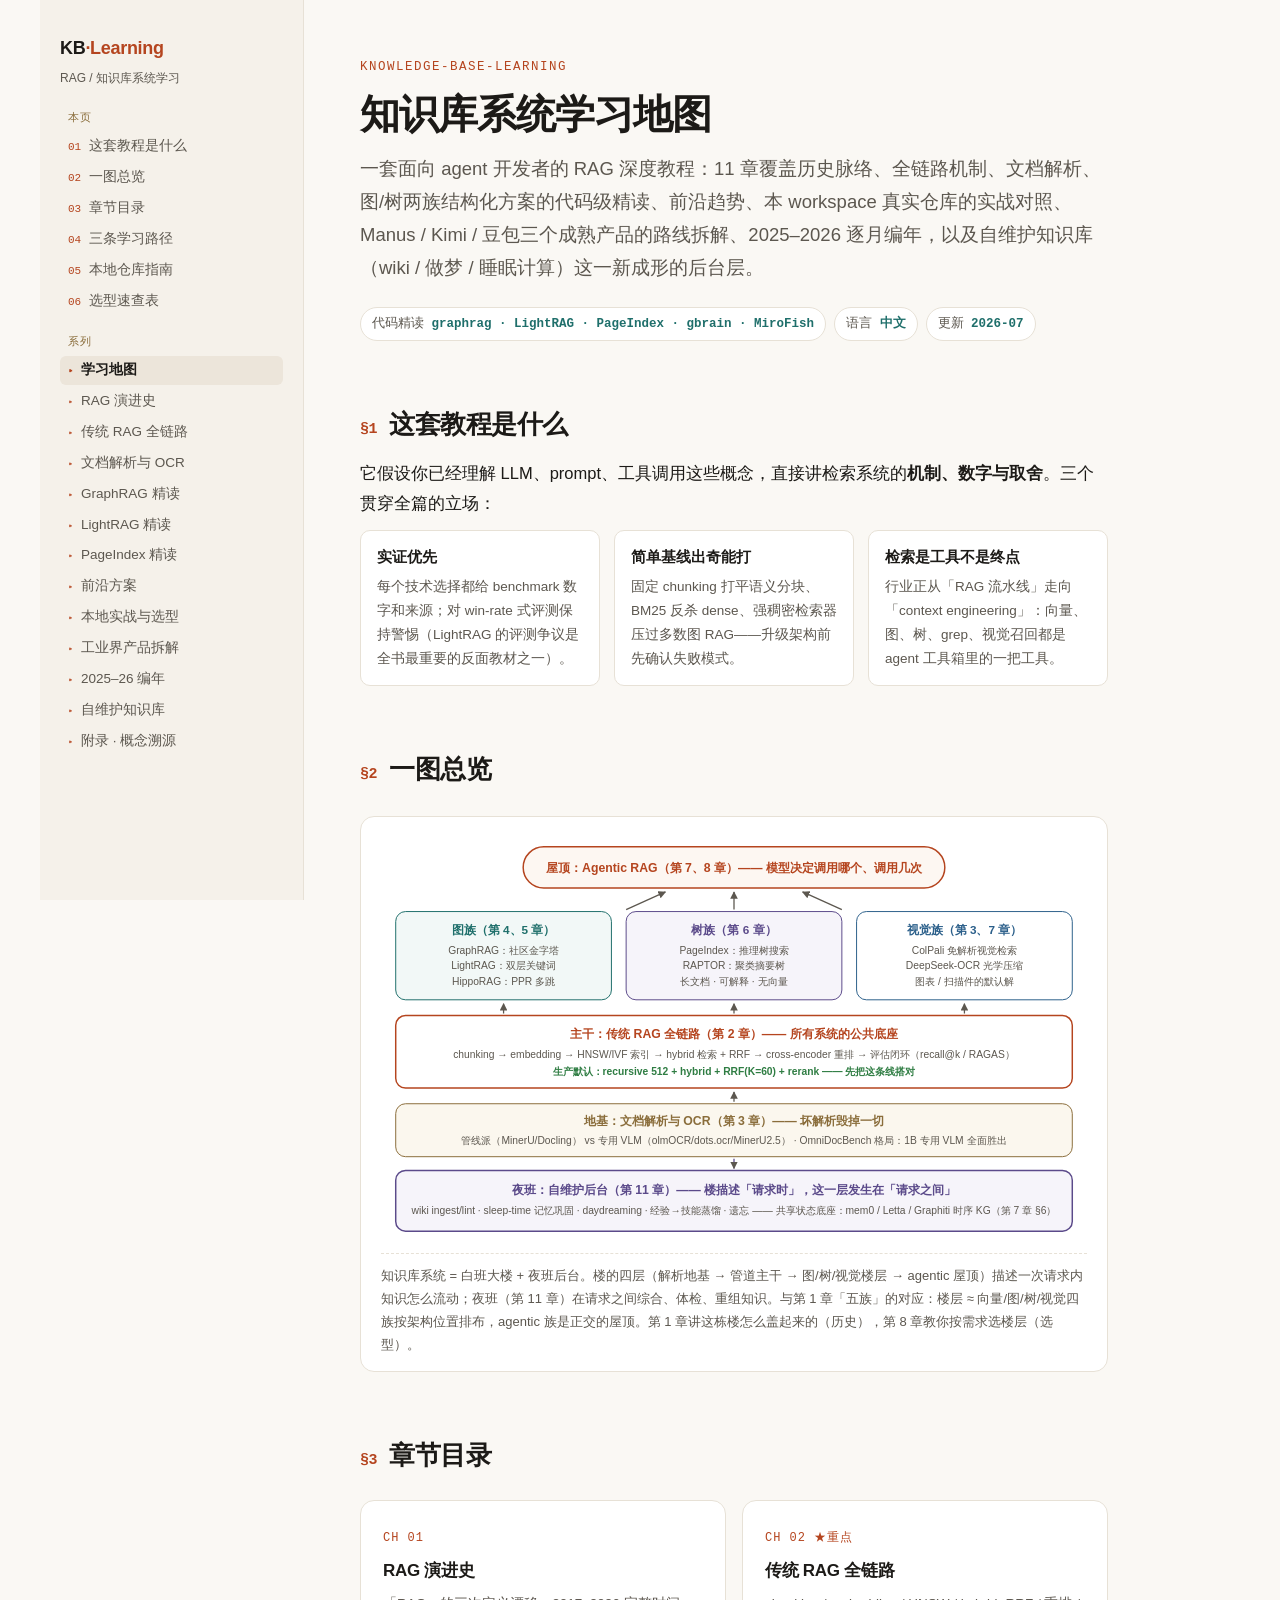
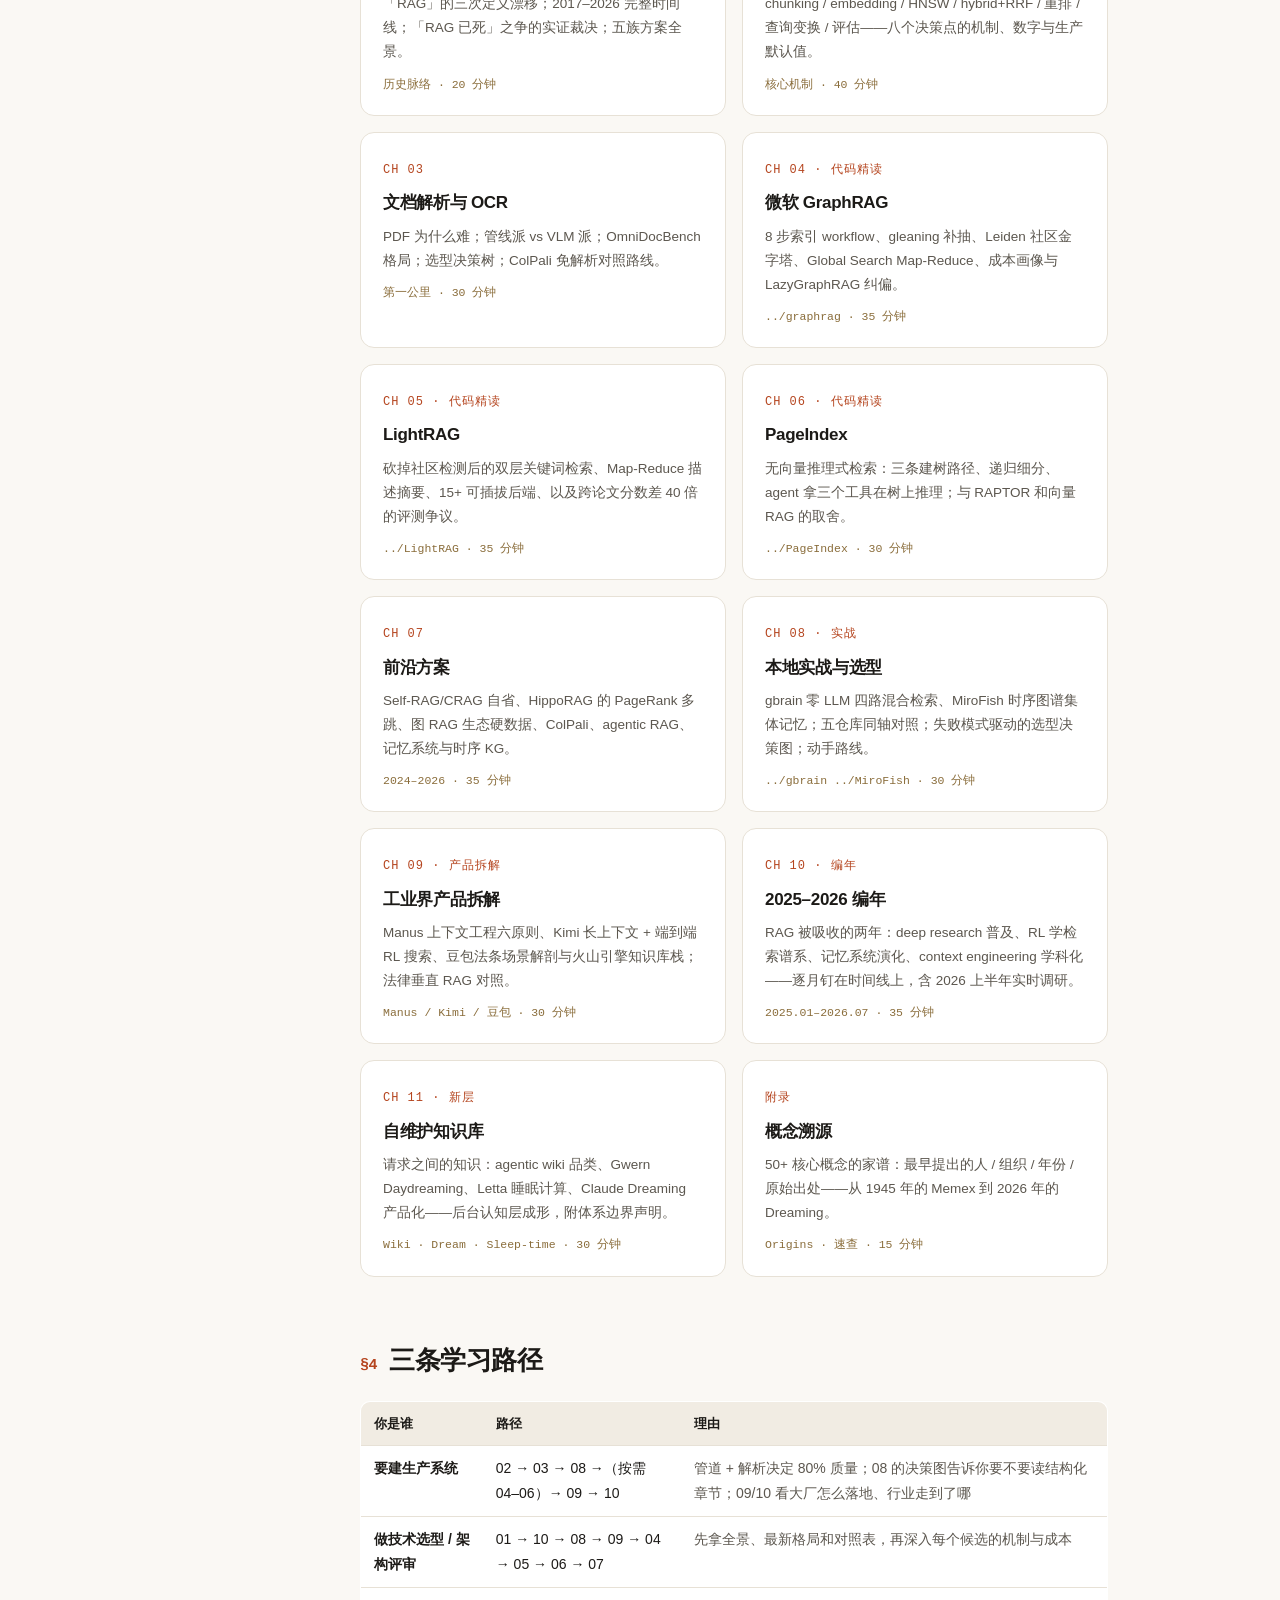
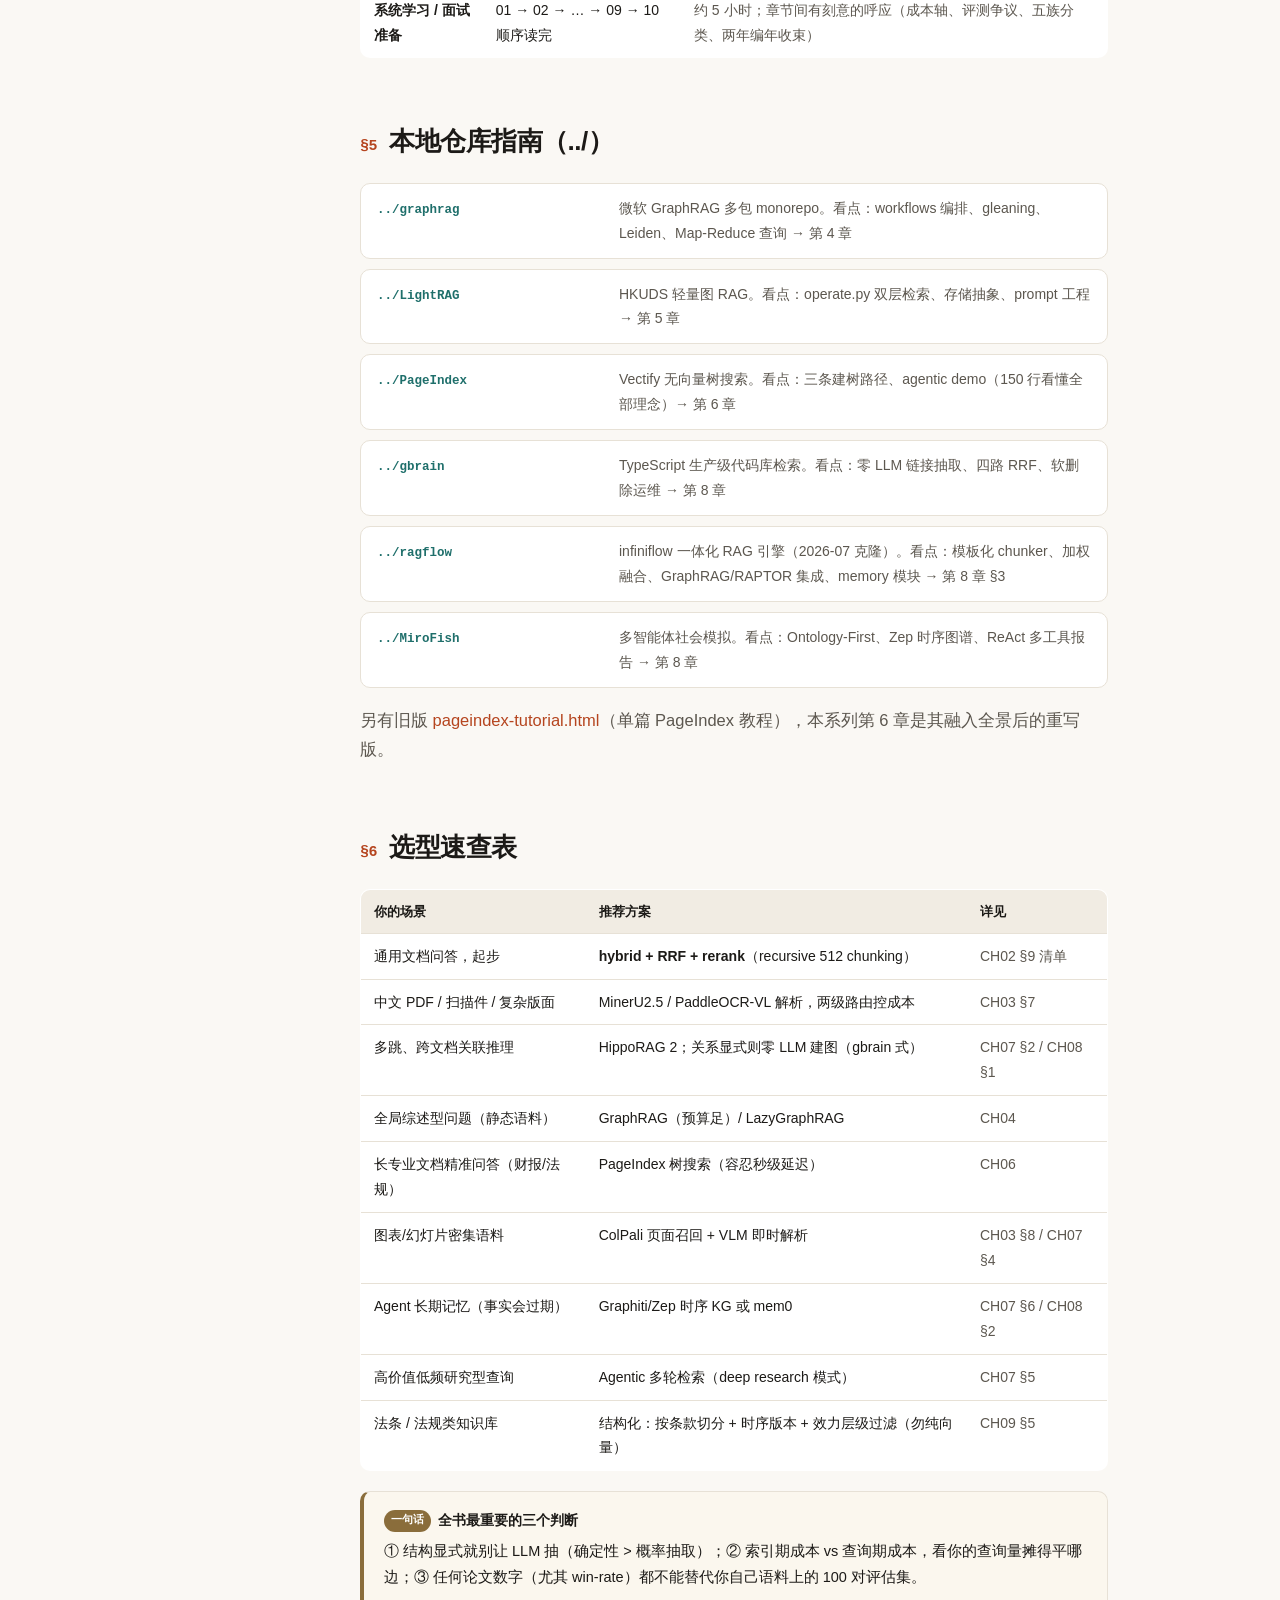
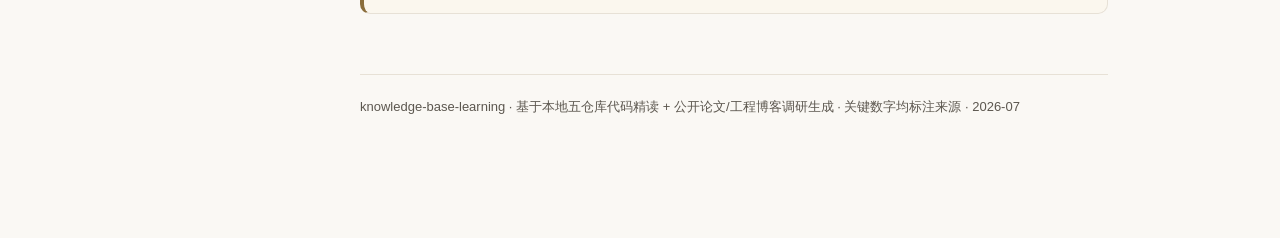
<file: index.html>
<!DOCTYPE html>
<html lang="zh-CN">
<head>
<meta charset="UTF-8" />
<meta name="viewport" content="width=device-width, initial-scale=1.0" />
<title>知识库系统学习地图 —— RAG 全景：管道、图、树、视觉与记忆</title>
<link rel="stylesheet" href="assets/style.css" />
</head>
<body>
<div class="wrap">
<nav class="toc">
  <div class="brand">KB<b>·Learning</b></div>
  <div class="tag">RAG / 知识库系统学习</div>
  <div class="grp">本页</div>
  <ol>
    <li><a href="#about">这套教程是什么</a></li>
    <li><a href="#atlas">一图总览</a></li>
    <li><a href="#chapters">章节目录</a></li>
    <li><a href="#paths">三条学习路径</a></li>
    <li><a href="#repos">本地仓库指南</a></li>
    <li><a href="#cheat">选型速查表</a></li>
  </ol>
  <div class="grp">系列</div>
  <ol class="chapters">
    <li><a href="index.html" class="cur">学习地图</a></li>
    <li><a href="01-history.html">RAG 演进史</a></li>
    <li><a href="02-pipeline.html">传统 RAG 全链路</a></li>
    <li><a href="03-parsing.html">文档解析与 OCR</a></li>
    <li><a href="04-graphrag.html">GraphRAG 精读</a></li>
    <li><a href="05-lightrag.html">LightRAG 精读</a></li>
    <li><a href="06-pageindex.html">PageIndex 精读</a></li>
    <li><a href="07-frontier.html">前沿方案</a></li>
    <li><a href="08-practice.html">本地实战与选型</a></li>
    <li><a href="09-industry.html">工业界产品拆解</a></li>
    <li><a href="10-recent.html">2025–26 编年</a></li>
    <li><a href="11-background.html">自维护知识库</a></li>
    <li><a href="appendix-origins.html">附录 · 概念溯源</a></li>
  </ol>
</nav>
<main>
<header class="hero">
  <div class="kicker">knowledge-base-learning</div>
  <h1>知识库系统学习地图</h1>
  <p class="lead">一套面向 agent 开发者的 RAG 深度教程：11 章覆盖历史脉络、全链路机制、文档解析、图/树两族结构化方案的代码级精读、前沿趋势、本 workspace 真实仓库的实战对照、Manus / Kimi / 豆包三个成熟产品的路线拆解、2025–2026 逐月编年，以及自维护知识库（wiki / 做梦 / 睡眠计算）这一新成形的后台层。</p>
  <div class="pills">
    <span class="pill">代码精读 <b>graphrag · LightRAG · PageIndex · gbrain · MiroFish</b></span>
    <span class="pill">语言 <b>中文</b></span>
    <span class="pill">更新 <b>2026-07</b></span>
  </div>
</header>

<section id="about">
  <h2><span class="n">§1</span>这套教程是什么</h2>
  <p>它假设你已经理解 LLM、prompt、工具调用这些概念，直接讲检索系统的<b>机制、数字与取舍</b>。三个贯穿全篇的立场：</p>
  <div class="three">
    <div class="mini"><div class="h">实证优先</div><p>每个技术选择都给 benchmark 数字和来源；对 win-rate 式评测保持警惕（LightRAG 的评测争议是全书最重要的反面教材之一）。</p></div>
    <div class="mini"><div class="h">简单基线出奇能打</div><p>固定 chunking 打平语义分块、BM25 反杀 dense、强稠密检索器压过多数图 RAG——升级架构前先确认失败模式。</p></div>
    <div class="mini"><div class="h">检索是工具不是终点</div><p>行业正从「RAG 流水线」走向「context engineering」：向量、图、树、grep、视觉召回都是 agent 工具箱里的一把工具。</p></div>
  </div>
</section>

<section id="atlas">
  <h2><span class="n">§2</span>一图总览</h2>
  <figure class="diagram">
    <svg viewBox="0 0 720 412" xmlns="http://www.w3.org/2000/svg" font-family="-apple-system,'PingFang SC',sans-serif">
      <defs><marker id="arI" viewBox="0 0 10 10" refX="9" refY="5" markerWidth="6" markerHeight="6" orient="auto-start-reverse"><path d="M0,0 L10,5 L0,10 z" fill="#5c574f"/></marker></defs>
      <!-- base layer -->
      <rect x="15" y="270" width="690" height="54" rx="10" fill="#fbf7ee" stroke="#8a6d3b"/>
      <text x="360" y="292" text-anchor="middle" font-size="12.5" font-weight="800" fill="#8a6d3b">地基：文档解析与 OCR（第 3 章）—— 坏解析毁掉一切</text>
      <text x="360" y="311" text-anchor="middle" font-size="10.5" fill="#5c574f">管线派（MinerU/Docling） vs 专用 VLM（olmOCR/dots.ocr/MinerU2.5） · OmniDocBench 格局：1B 专用 VLM 全面胜出</text>
      <!-- pipeline layer -->
      <rect x="15" y="180" width="690" height="74" rx="10" fill="#fff" stroke="#b5451f" stroke-width="1.5"/>
      <text x="360" y="203" text-anchor="middle" font-size="12.5" font-weight="800" fill="#b5451f">主干：传统 RAG 全链路（第 2 章）—— 所有系统的公共底座</text>
      <text x="360" y="223" text-anchor="middle" font-size="10.5" fill="#5c574f">chunking → embedding → HNSW/IVF 索引 → hybrid 检索 + RRF → cross-encoder 重排 → 评估闭环（recall@k / RAGAS）</text>
      <text x="360" y="241" text-anchor="middle" font-size="10.5" fill="#2f7d43" font-weight="700">生产默认：recursive 512 + hybrid + RRF(K=60) + rerank —— 先把这条线搭对</text>
      <!-- structural layer -->
      <rect x="15" y="74" width="220" height="90" rx="10" fill="#f2f8f7" stroke="#1f6f6b"/>
      <text x="125" y="97" text-anchor="middle" font-size="12" font-weight="800" fill="#1f6f6b">图族（第 4、5 章）</text>
      <text x="125" y="117" text-anchor="middle" font-size="10.5" fill="#5c574f">GraphRAG：社区金字塔</text>
      <text x="125" y="133" text-anchor="middle" font-size="10.5" fill="#5c574f">LightRAG：双层关键词</text>
      <text x="125" y="149" text-anchor="middle" font-size="10.5" fill="#5c574f">HippoRAG：PPR 多跳</text>
      <rect x="250" y="74" width="220" height="90" rx="10" fill="#f6f4fa" stroke="#5b4a8a"/>
      <text x="360" y="97" text-anchor="middle" font-size="12" font-weight="800" fill="#5b4a8a">树族（第 6 章）</text>
      <text x="360" y="117" text-anchor="middle" font-size="10.5" fill="#5c574f">PageIndex：推理树搜索</text>
      <text x="360" y="133" text-anchor="middle" font-size="10.5" fill="#5c574f">RAPTOR：聚类摘要树</text>
      <text x="360" y="149" text-anchor="middle" font-size="10.5" fill="#5c574f">长文档 · 可解释 · 无向量</text>
      <rect x="485" y="74" width="220" height="90" rx="10" fill="#fff" stroke="#2b5f8a"/>
      <text x="595" y="97" text-anchor="middle" font-size="12" font-weight="800" fill="#2b5f8a">视觉族（第 3、7 章）</text>
      <text x="595" y="117" text-anchor="middle" font-size="10.5" fill="#5c574f">ColPali 免解析视觉检索</text>
      <text x="595" y="133" text-anchor="middle" font-size="10.5" fill="#5c574f">DeepSeek-OCR 光学压缩</text>
      <text x="595" y="149" text-anchor="middle" font-size="10.5" fill="#5c574f">图表 / 扫描件的默认解</text>
      <!-- agentic top -->
      <rect x="145" y="8" width="430" height="42" rx="21" fill="#fdf7f2" stroke="#b5451f" stroke-width="1.5"/>
      <text x="360" y="34" text-anchor="middle" font-size="12.5" font-weight="800" fill="#b5451f">屋顶：Agentic RAG（第 7、8 章）—— 模型决定调用哪个、调用几次</text>
      <line x1="125" y1="178" x2="125" y2="168" stroke="#5c574f" stroke-width="1.3" marker-end="url(#arI)"/>
      <line x1="360" y1="178" x2="360" y2="168" stroke="#5c574f" stroke-width="1.3" marker-end="url(#arI)"/>
      <line x1="595" y1="178" x2="595" y2="168" stroke="#5c574f" stroke-width="1.3" marker-end="url(#arI)"/>
      <line x1="360" y1="268" x2="360" y2="258" stroke="#5c574f" stroke-width="1.3" marker-end="url(#arI)"/>
      <line x1="250" y1="72" x2="290" y2="54" stroke="#5c574f" stroke-width="1.3" marker-end="url(#arI)"/>
      <line x1="360" y1="72" x2="360" y2="54" stroke="#5c574f" stroke-width="1.3" marker-end="url(#arI)"/>
      <line x1="470" y1="72" x2="430" y2="54" stroke="#5c574f" stroke-width="1.3" marker-end="url(#arI)"/>
      <!-- night shift band -->
      <rect x="15" y="338" width="690" height="62" rx="10" fill="#f6f4fa" stroke="#5b4a8a" stroke-width="1.5"/>
      <text x="360" y="362" text-anchor="middle" font-size="12.5" font-weight="800" fill="#5b4a8a">夜班：自维护后台（第 11 章）—— 楼描述「请求时」，这一层发生在「请求之间」</text>
      <text x="360" y="382" text-anchor="middle" font-size="10.5" fill="#5c574f">wiki ingest/lint · sleep-time 记忆巩固 · daydreaming · 经验→技能蒸馏 · 遗忘 —— 共享状态底座：mem0 / Letta / Graphiti 时序 KG（第 7 章 §6）</text>
      <line x1="360" y1="326" x2="360" y2="336" stroke="#5b4a8a" stroke-width="1.3" stroke-dasharray="4 3" marker-end="url(#arI)"/>
    </svg>
    <figcaption>知识库系统 = 白班大楼 + 夜班后台。楼的四层（解析地基 → 管道主干 → 图/树/视觉楼层 → agentic 屋顶）描述一次请求内知识怎么流动；夜班（第 11 章）在请求之间综合、体检、重组知识。与第 1 章「五族」的对应：楼层 ≈ 向量/图/树/视觉四族按架构位置排布，agentic 族是正交的屋顶。第 1 章讲这栋楼怎么盖起来的（历史），第 8 章教你按需求选楼层（选型）。</figcaption>
  </figure>
</section>

<section id="chapters">
  <h2><span class="n">§3</span>章节目录</h2>
  <div class="chapgrid">
    <a class="chap" href="01-history.html"><span class="no">CH 01</span><div class="h">RAG 演进史</div><p>「RAG」的三次定义漂移；2017–2026 完整时间线；「RAG 已死」之争的实证裁决；五族方案全景。</p><div class="meta">历史脉络 · 20 分钟</div></a>
    <a class="chap" href="02-pipeline.html"><span class="no">CH 02 ★重点</span><div class="h">传统 RAG 全链路</div><p>chunking / embedding / HNSW / hybrid+RRF / 重排 / 查询变换 / 评估——八个决策点的机制、数字与生产默认值。</p><div class="meta">核心机制 · 40 分钟</div></a>
    <a class="chap" href="03-parsing.html"><span class="no">CH 03</span><div class="h">文档解析与 OCR</div><p>PDF 为什么难；管线派 vs VLM 派；OmniDocBench 格局；选型决策树；ColPali 免解析对照路线。</p><div class="meta">第一公里 · 30 分钟</div></a>
    <a class="chap" href="04-graphrag.html"><span class="no">CH 04 · 代码精读</span><div class="h">微软 GraphRAG</div><p>8 步索引 workflow、gleaning 补抽、Leiden 社区金字塔、Global Search Map-Reduce、成本画像与 LazyGraphRAG 纠偏。</p><div class="meta">../graphrag · 35 分钟</div></a>
    <a class="chap" href="05-lightrag.html"><span class="no">CH 05 · 代码精读</span><div class="h">LightRAG</div><p>砍掉社区检测后的双层关键词检索、Map-Reduce 描述摘要、15+ 可插拔后端、以及跨论文分数差 40 倍的评测争议。</p><div class="meta">../LightRAG · 35 分钟</div></a>
    <a class="chap" href="06-pageindex.html"><span class="no">CH 06 · 代码精读</span><div class="h">PageIndex</div><p>无向量推理式检索：三条建树路径、递归细分、agent 拿三个工具在树上推理；与 RAPTOR 和向量 RAG 的取舍。</p><div class="meta">../PageIndex · 30 分钟</div></a>
    <a class="chap" href="07-frontier.html"><span class="no">CH 07</span><div class="h">前沿方案</div><p>Self-RAG/CRAG 自省、HippoRAG 的 PageRank 多跳、图 RAG 生态硬数据、ColPali、agentic RAG、记忆系统与时序 KG。</p><div class="meta">2024–2026 · 35 分钟</div></a>
    <a class="chap" href="08-practice.html"><span class="no">CH 08 · 实战</span><div class="h">本地实战与选型</div><p>gbrain 零 LLM 四路混合检索、MiroFish 时序图谱集体记忆；五仓库同轴对照；失败模式驱动的选型决策图；动手路线。</p><div class="meta">../gbrain ../MiroFish · 30 分钟</div></a>
    <a class="chap" href="09-industry.html"><span class="no">CH 09 · 产品拆解</span><div class="h">工业界产品拆解</div><p>Manus 上下文工程六原则、Kimi 长上下文 + 端到端 RL 搜索、豆包法条场景解剖与火山引擎知识库栈；法律垂直 RAG 对照。</p><div class="meta">Manus / Kimi / 豆包 · 30 分钟</div></a>
    <a class="chap" href="10-recent.html"><span class="no">CH 10 · 编年</span><div class="h">2025–2026 编年</div><p>RAG 被吸收的两年：deep research 普及、RL 学检索谱系、记忆系统演化、context engineering 学科化——逐月钉在时间线上，含 2026 上半年实时调研。</p><div class="meta">2025.01–2026.07 · 35 分钟</div></a>
    <a class="chap" href="11-background.html"><span class="no">CH 11 · 新层</span><div class="h">自维护知识库</div><p>请求之间的知识：agentic wiki 品类、Gwern Daydreaming、Letta 睡眠计算、Claude Dreaming 产品化——后台认知层成形，附体系边界声明。</p><div class="meta">Wiki · Dream · Sleep-time · 30 分钟</div></a>
    <a class="chap" href="appendix-origins.html"><span class="no">附录</span><div class="h">概念溯源</div><p>50+ 核心概念的家谱：最早提出的人 / 组织 / 年份 / 原始出处——从 1945 年的 Memex 到 2026 年的 Dreaming。</p><div class="meta">Origins · 速查 · 15 分钟</div></a>
  </div>
</section>

<section id="paths">
  <h2><span class="n">§4</span>三条学习路径</h2>
  <table>
    <tr><th>你是谁</th><th>路径</th><th>理由</th></tr>
    <tr><td><b>要建生产系统</b></td><td>02 → 03 → 08 →（按需 04–06）→ 09 → 10</td><td class="vs">管道 + 解析决定 80% 质量；08 的决策图告诉你要不要读结构化章节；09/10 看大厂怎么落地、行业走到了哪</td></tr>
    <tr><td><b>做技术选型 / 架构评审</b></td><td>01 → 10 → 08 → 09 → 04 → 05 → 06 → 07</td><td class="vs">先拿全景、最新格局和对照表，再深入每个候选的机制与成本</td></tr>
    <tr><td><b>系统学习 / 面试准备</b></td><td>01 → 02 → … → 09 → 10 顺序读完</td><td class="vs">约 5 小时；章节间有刻意的呼应（成本轴、评测争议、五族分类、两年编年收束）</td></tr>
  </table>
</section>

<section id="repos">
  <h2><span class="n">§5</span>本地仓库指南（../）</h2>
  <div class="filemap">
    <div class="f"><span class="p">../graphrag</span><span class="d">微软 GraphRAG 多包 monorepo。看点：workflows 编排、gleaning、Leiden、Map-Reduce 查询 → 第 4 章</span></div>
    <div class="f"><span class="p">../LightRAG</span><span class="d">HKUDS 轻量图 RAG。看点：operate.py 双层检索、存储抽象、prompt 工程 → 第 5 章</span></div>
    <div class="f"><span class="p">../PageIndex</span><span class="d">Vectify 无向量树搜索。看点：三条建树路径、agentic demo（150 行看懂全部理念）→ 第 6 章</span></div>
    <div class="f"><span class="p">../gbrain</span><span class="d">TypeScript 生产级代码库检索。看点：零 LLM 链接抽取、四路 RRF、软删除运维 → 第 8 章</span></div>
    <div class="f"><span class="p">../ragflow</span><span class="d">infiniflow 一体化 RAG 引擎（2026-07 克隆）。看点：模板化 chunker、加权融合、GraphRAG/RAPTOR 集成、memory 模块 → 第 8 章 §3</span></div>
    <div class="f"><span class="p">../MiroFish</span><span class="d">多智能体社会模拟。看点：Ontology-First、Zep 时序图谱、ReAct 多工具报告 → 第 8 章</span></div>
  </div>
  <p class="sub">另有旧版 <a href="../pageindex-tutorial.html">pageindex-tutorial.html</a>（单篇 PageIndex 教程），本系列第 6 章是其融入全景后的重写版。</p>
</section>

<section id="cheat">
  <h2><span class="n">§6</span>选型速查表</h2>
  <table>
    <tr><th>你的场景</th><th>推荐方案</th><th>详见</th></tr>
    <tr><td>通用文档问答，起步</td><td><b>hybrid + RRF + rerank</b>（recursive 512 chunking）</td><td class="vs">CH02 §9 清单</td></tr>
    <tr><td>中文 PDF / 扫描件 / 复杂版面</td><td>MinerU2.5 / PaddleOCR-VL 解析，两级路由控成本</td><td class="vs">CH03 §7</td></tr>
    <tr><td>多跳、跨文档关联推理</td><td>HippoRAG 2；关系显式则零 LLM 建图（gbrain 式）</td><td class="vs">CH07 §2 / CH08 §1</td></tr>
    <tr><td>全局综述型问题（静态语料）</td><td>GraphRAG（预算足）/ LazyGraphRAG</td><td class="vs">CH04</td></tr>
    <tr><td>长专业文档精准问答（财报/法规）</td><td>PageIndex 树搜索（容忍秒级延迟）</td><td class="vs">CH06</td></tr>
    <tr><td>图表/幻灯片密集语料</td><td>ColPali 页面召回 + VLM 即时解析</td><td class="vs">CH03 §8 / CH07 §4</td></tr>
    <tr><td>Agent 长期记忆（事实会过期）</td><td>Graphiti/Zep 时序 KG 或 mem0</td><td class="vs">CH07 §6 / CH08 §2</td></tr>
    <tr><td>高价值低频研究型查询</td><td>Agentic 多轮检索（deep research 模式）</td><td class="vs">CH07 §5</td></tr>
    <tr><td>法条 / 法规类知识库</td><td>结构化：按条款切分 + 时序版本 + 效力层级过滤（勿纯向量）</td><td class="vs">CH09 §5</td></tr>
  </table>
  <div class="box key">
    <div class="t"><span class="ic">一句话</span>全书最重要的三个判断</div>
    <p>① 结构显式就别让 LLM 抽（确定性 &gt; 概率抽取）；② 索引期成本 vs 查询期成本，看你的查询量摊得平哪边；③ 任何论文数字（尤其 win-rate）都不能替代你自己语料上的 100 对评估集。</p>
  </div>
</section>

<footer>knowledge-base-learning · 基于本地五仓库代码精读 + 公开论文/工程博客调研生成 · 关键数字均标注来源 · 2026-07</footer>
</main>
</div>
</body>
</html>
</file>
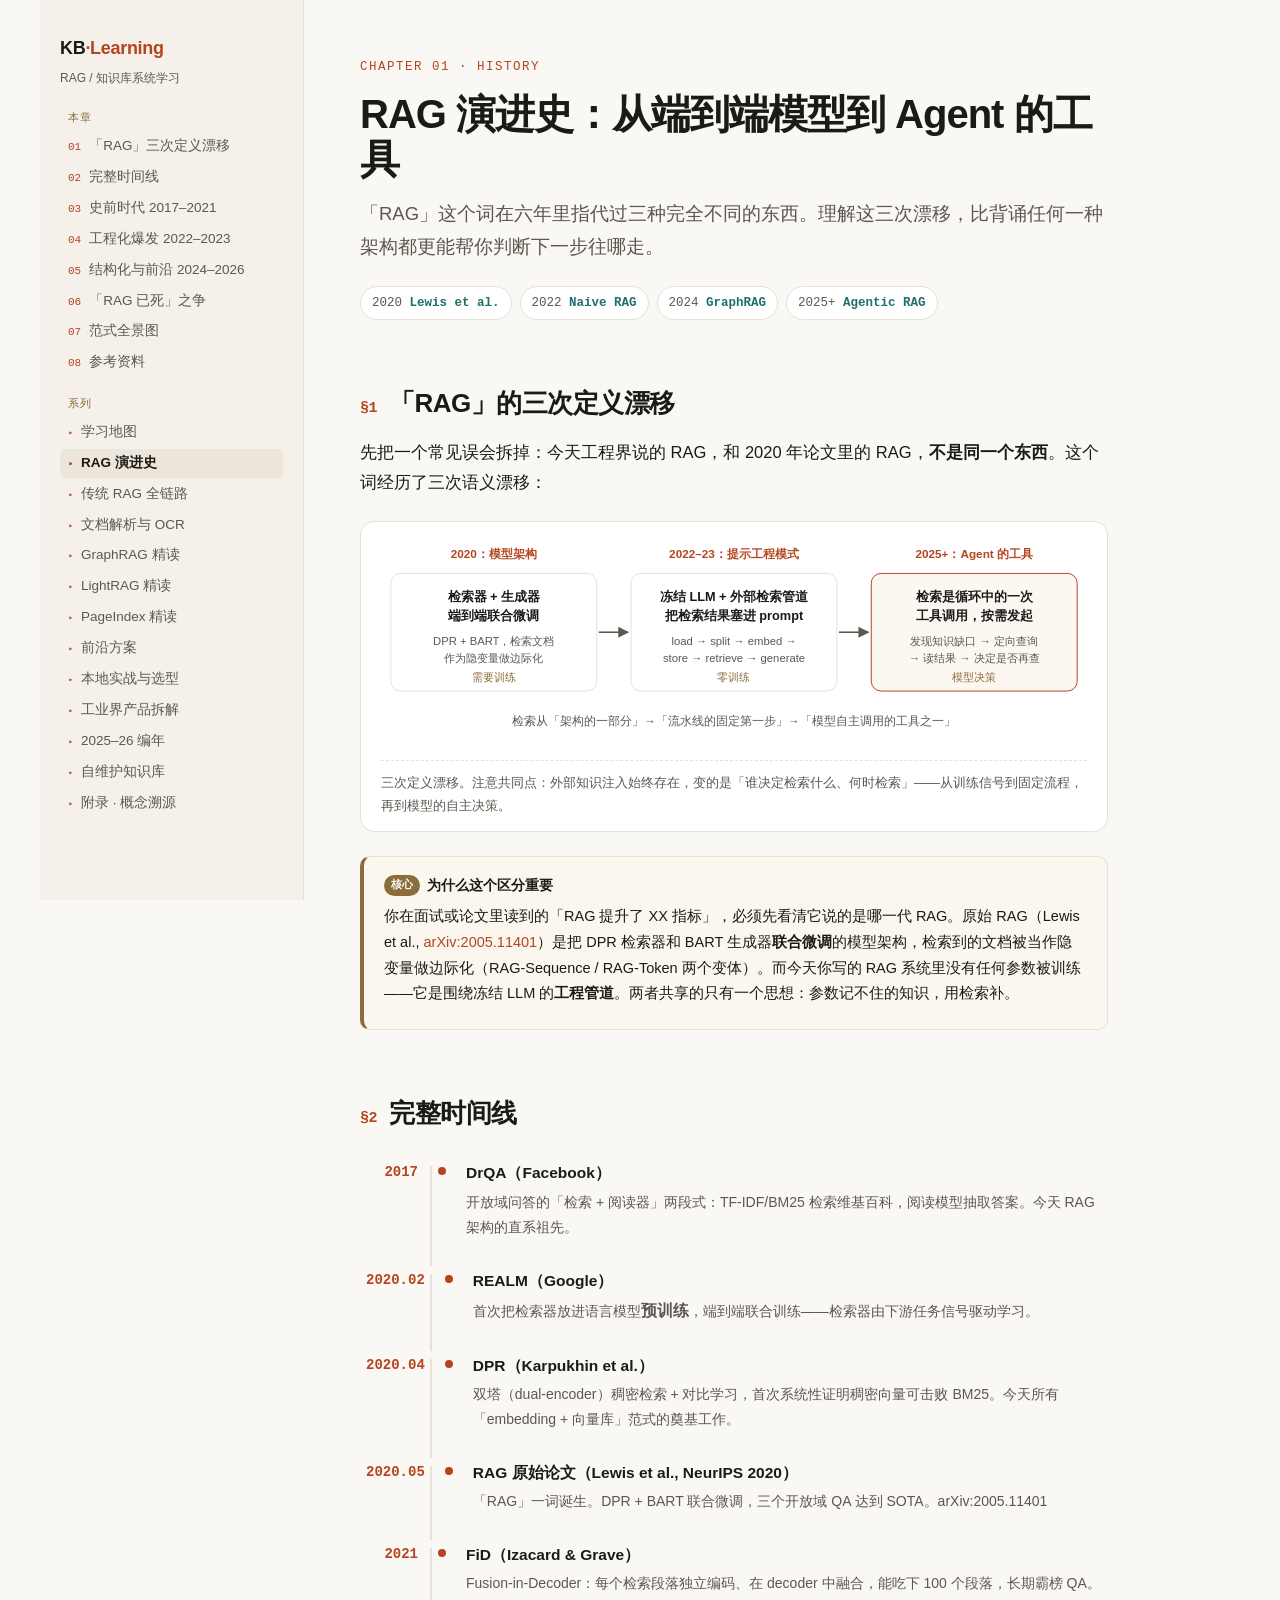
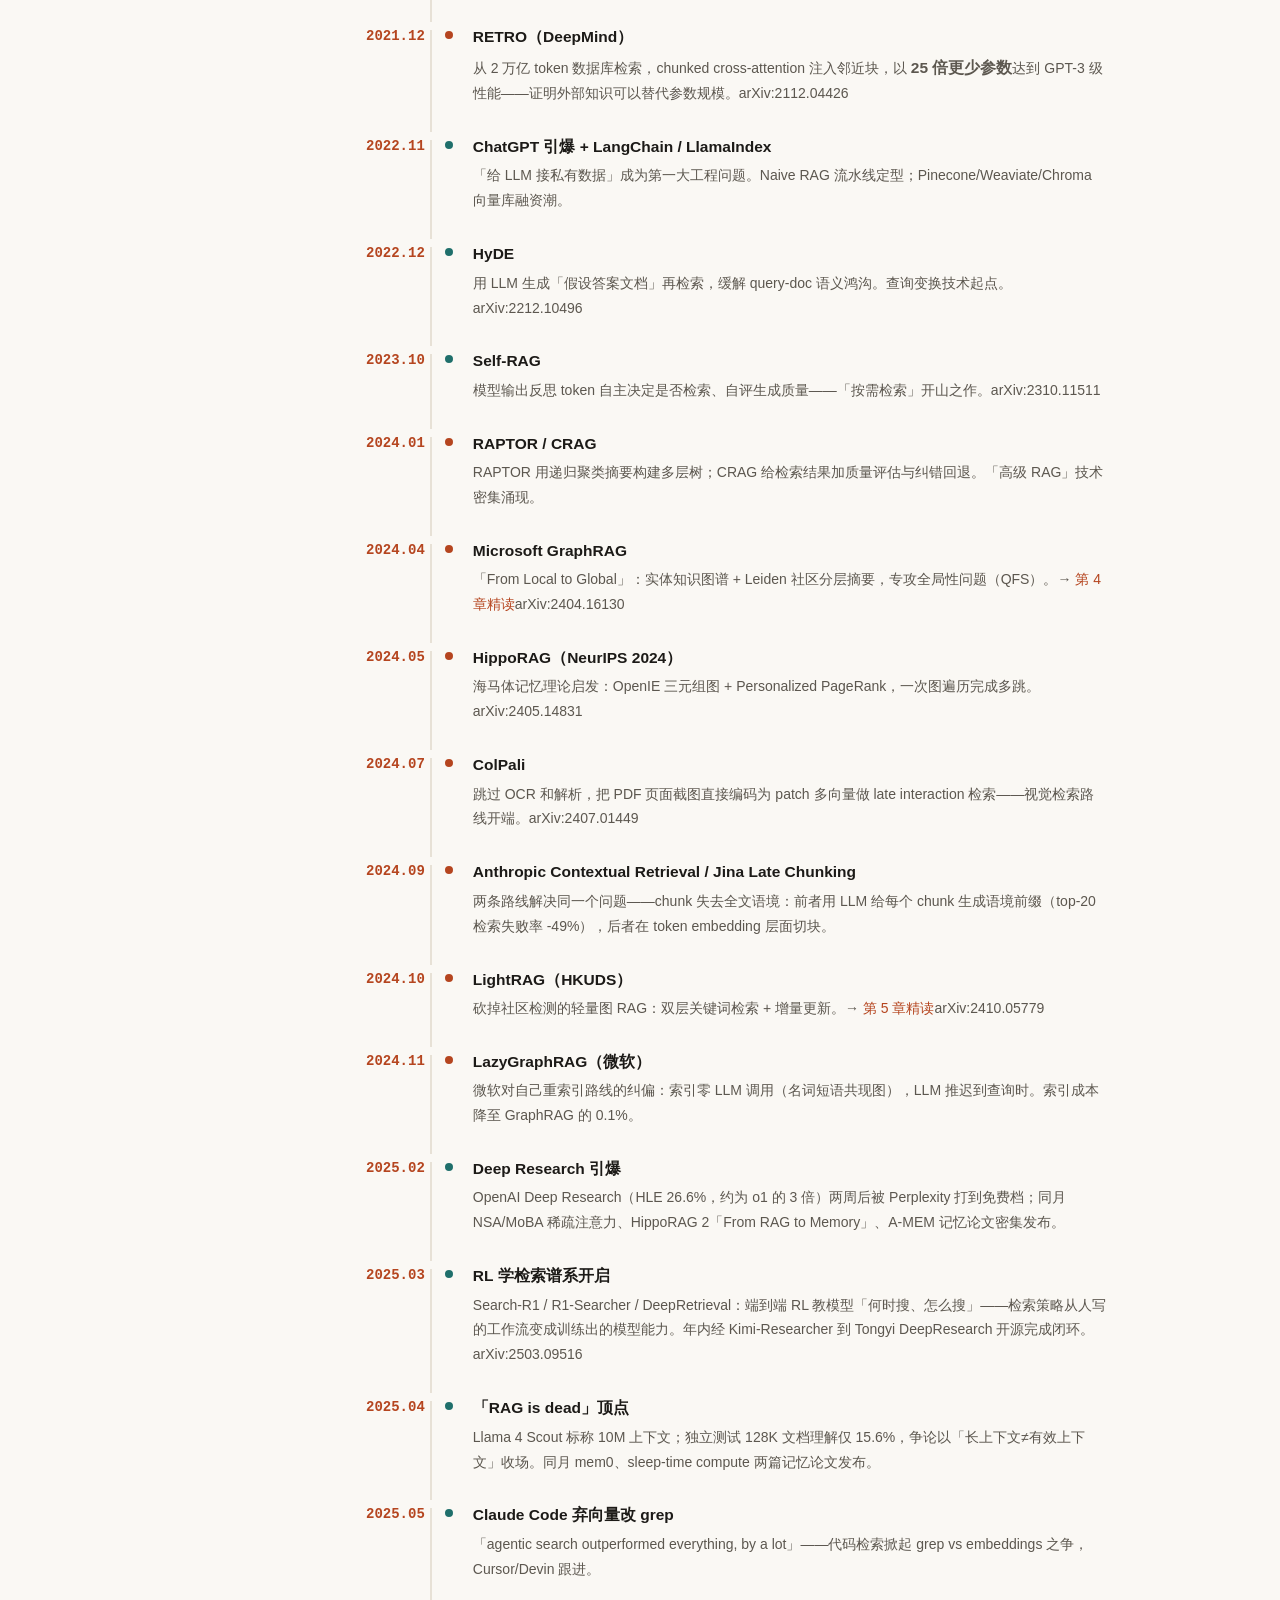
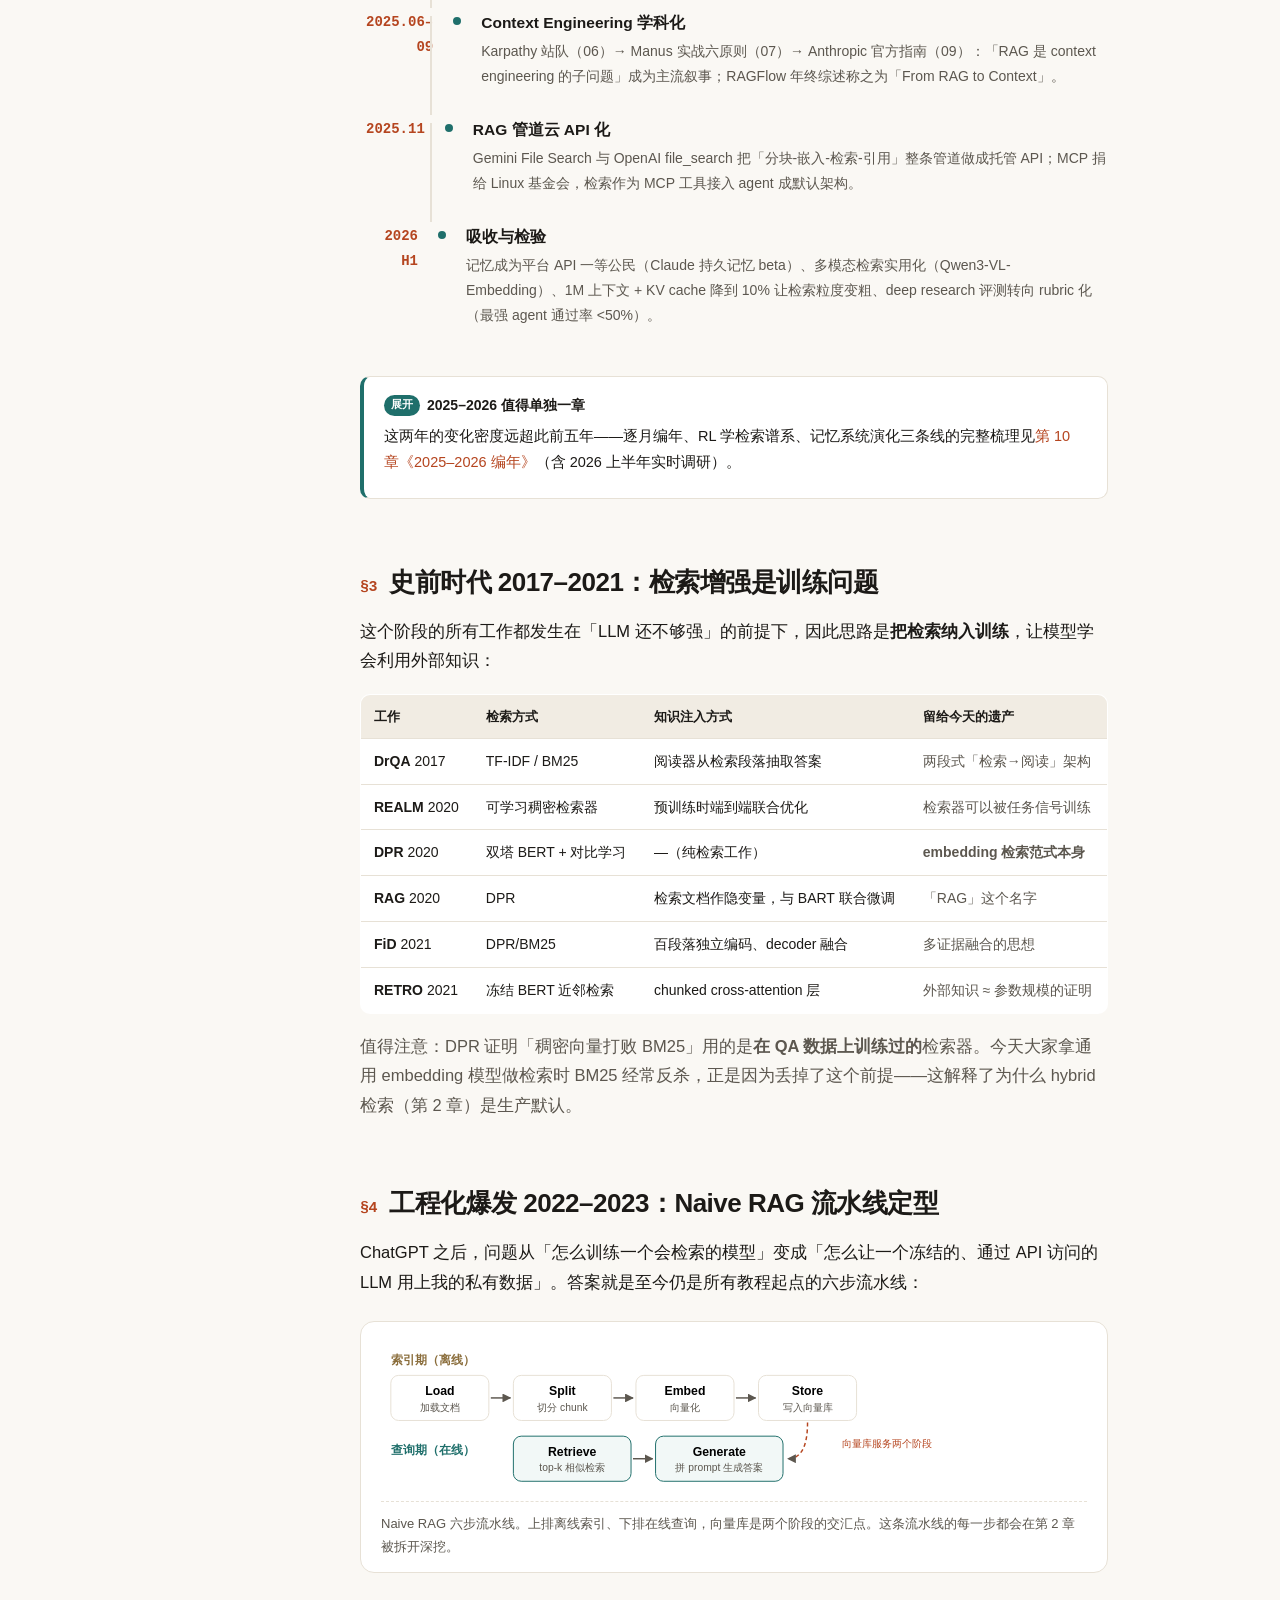
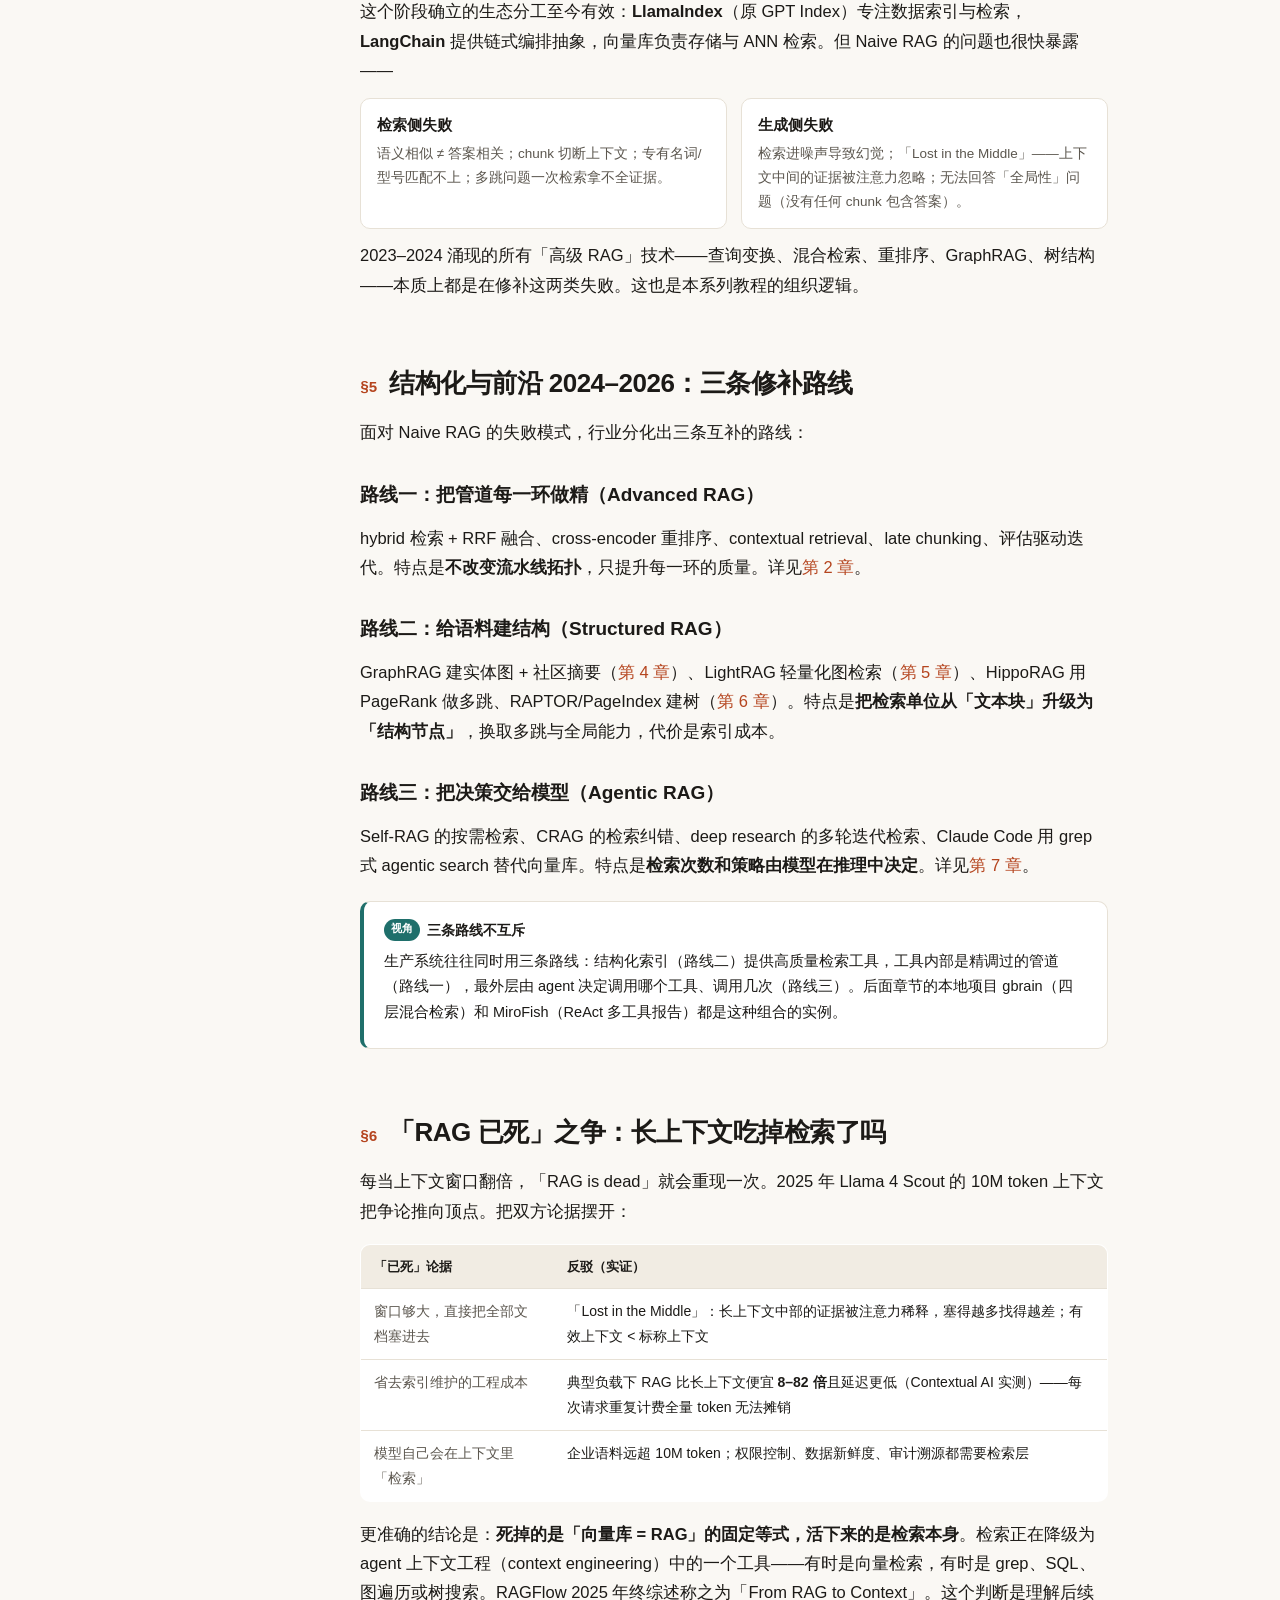
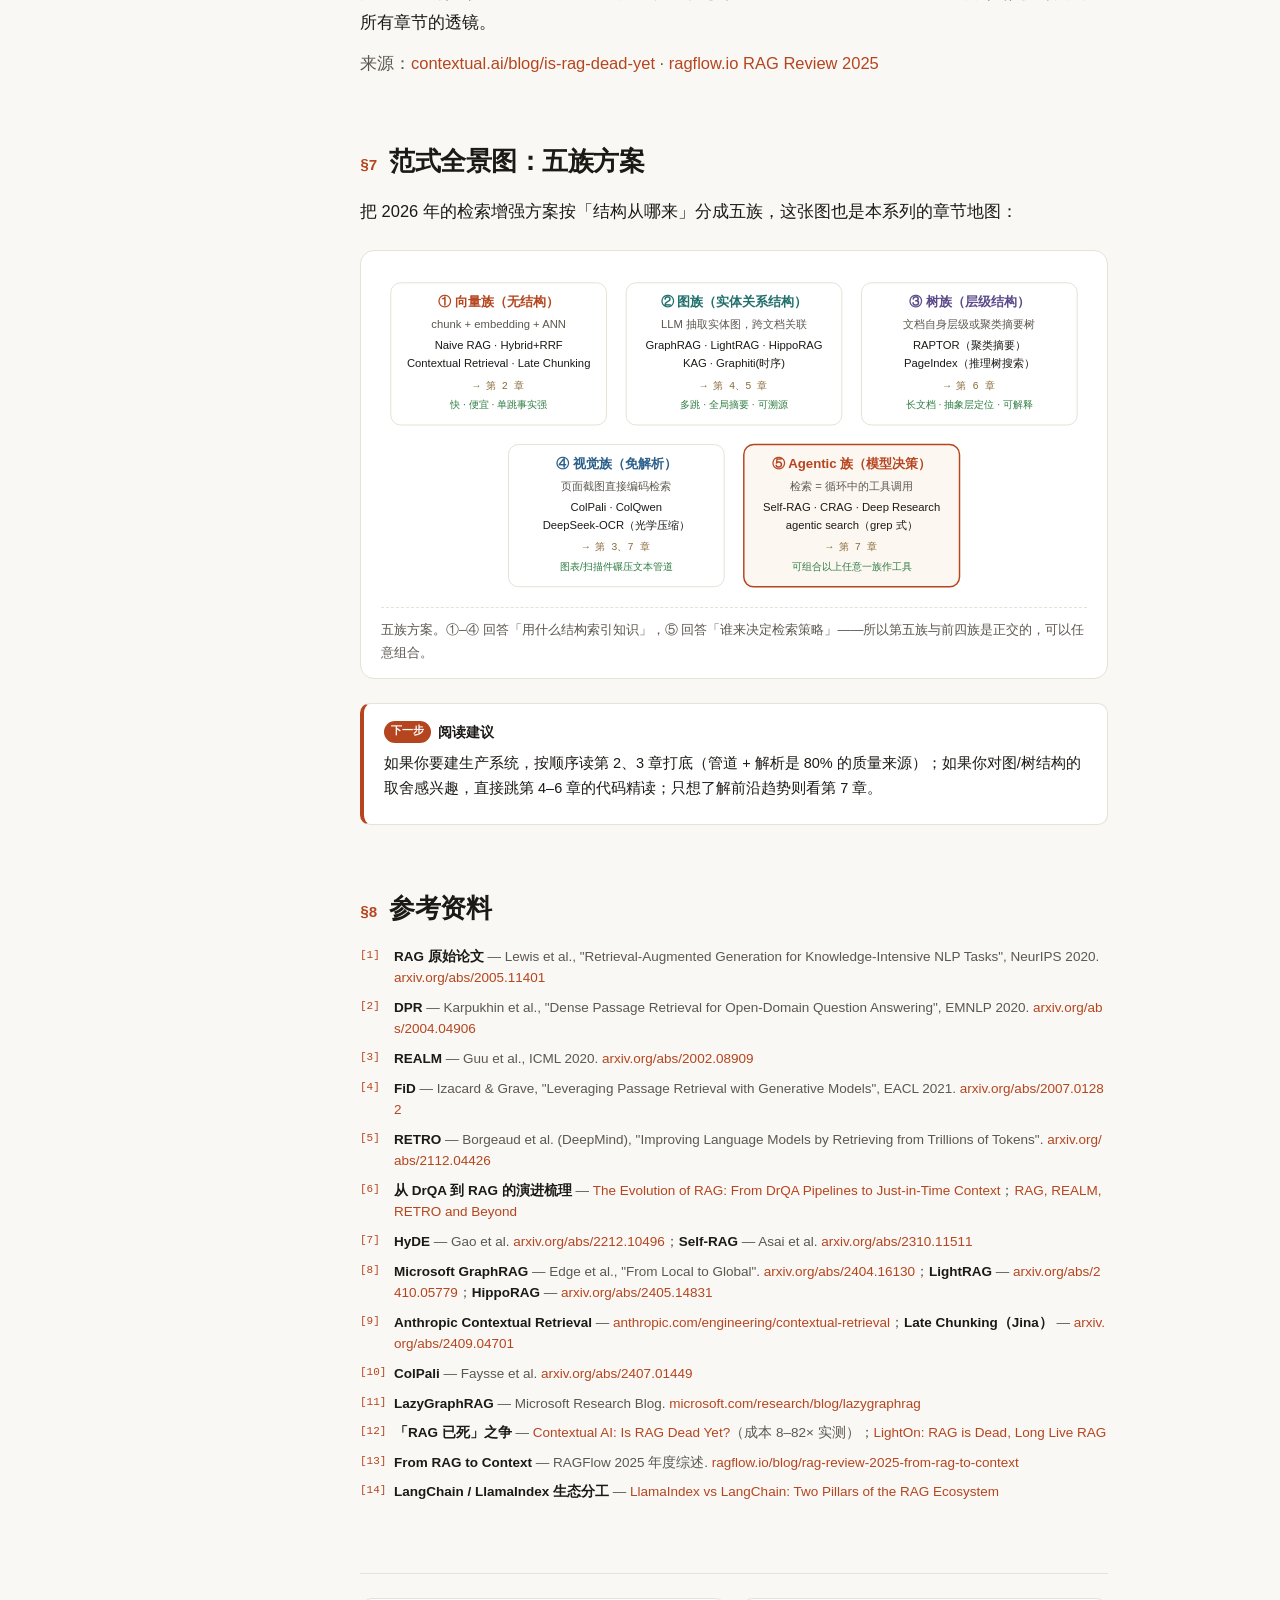
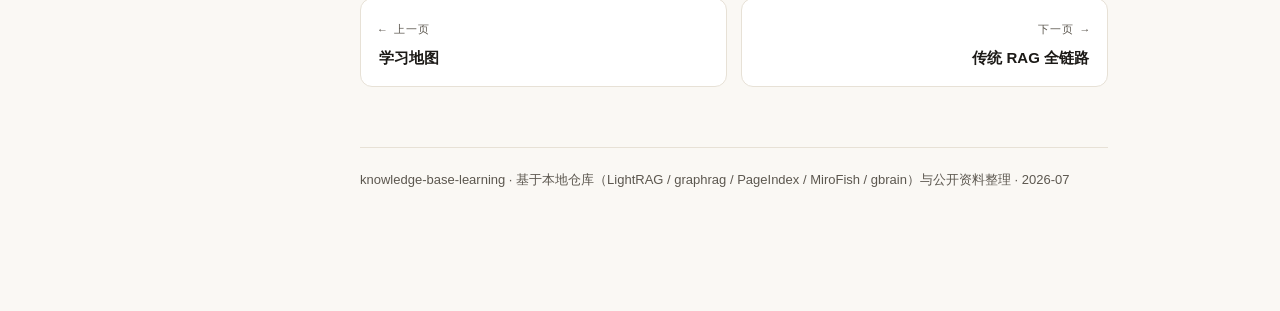
<file: 01-history.html>
<!DOCTYPE html>
<html lang="zh-CN">
<head>
<meta charset="UTF-8" />
<meta name="viewport" content="width=device-width, initial-scale=1.0" />
<title>01 · RAG 演进史 —— 从端到端模型到 Agent 的工具 · 知识库学习</title>
<link rel="stylesheet" href="assets/style.css" />
</head>
<body>
<div class="wrap">
<nav class="toc">
  <div class="brand"><a href="index.html">KB<b>·Learning</b></a></div>
  <div class="tag">RAG / 知识库系统学习</div>
  <div class="grp">本章</div>
  <ol>
    <li><a href="#def">「RAG」三次定义漂移</a></li>
    <li><a href="#timeline">完整时间线</a></li>
    <li><a href="#era1">史前时代 2017–2021</a></li>
    <li><a href="#era2">工程化爆发 2022–2023</a></li>
    <li><a href="#era3">结构化与前沿 2024–2026</a></li>
    <li><a href="#dead">「RAG 已死」之争</a></li>
    <li><a href="#map">范式全景图</a></li>
    <li><a href="#refs">参考资料</a></li>
  </ol>
  <div class="grp">系列</div>
  <ol class="chapters">
    <li><a href="index.html">学习地图</a></li>
    <li><a href="01-history.html" class="cur">RAG 演进史</a></li>
    <li><a href="02-pipeline.html">传统 RAG 全链路</a></li>
    <li><a href="03-parsing.html">文档解析与 OCR</a></li>
    <li><a href="04-graphrag.html">GraphRAG 精读</a></li>
    <li><a href="05-lightrag.html">LightRAG 精读</a></li>
    <li><a href="06-pageindex.html">PageIndex 精读</a></li>
    <li><a href="07-frontier.html">前沿方案</a></li>
    <li><a href="08-practice.html">本地实战与选型</a></li>
    <li><a href="09-industry.html">工业界产品拆解</a></li>
    <li><a href="10-recent.html">2025–26 编年</a></li>
    <li><a href="11-background.html">自维护知识库</a></li>
    <li><a href="appendix-origins.html">附录 · 概念溯源</a></li>
  </ol>
</nav>
<main>
<header class="hero">
  <div class="kicker">Chapter 01 · History</div>
  <h1>RAG 演进史：从端到端模型到 Agent 的工具</h1>
  <p class="lead">「RAG」这个词在六年里指代过三种完全不同的东西。理解这三次漂移，比背诵任何一种架构都更能帮你判断下一步往哪走。</p>
  <div class="pills">
    <span class="pill">2020 <b>Lewis et al.</b></span>
    <span class="pill">2022 <b>Naive RAG</b></span>
    <span class="pill">2024 <b>GraphRAG</b></span>
    <span class="pill">2025+ <b>Agentic RAG</b></span>
  </div>
</header>

<section id="def">
  <h2><span class="n">§1</span>「RAG」的三次定义漂移</h2>
  <p>先把一个常见误会拆掉：今天工程界说的 RAG，和 2020 年论文里的 RAG，<b>不是同一个东西</b>。这个词经历了三次语义漂移：</p>

  <figure class="diagram">
    <svg viewBox="0 0 720 210" xmlns="http://www.w3.org/2000/svg" font-family="-apple-system,'PingFang SC',sans-serif">
      <defs>
        <marker id="ar1" viewBox="0 0 10 10" refX="9" refY="5" markerWidth="7" markerHeight="7" orient="auto-start-reverse">
          <path d="M0,0 L10,5 L0,10 z" fill="#5c574f"/>
        </marker>
      </defs>
      <!-- box 1 -->
      <rect x="10" y="30" width="210" height="120" rx="10" fill="#fff" stroke="#e7e1d6"/>
      <text x="115" y="14" text-anchor="middle" font-size="12" fill="#b5451f" font-weight="700">2020：模型架构</text>
      <text x="115" y="58" text-anchor="middle" font-size="13" font-weight="700" fill="#1c1a17">检索器 + 生成器</text>
      <text x="115" y="78" text-anchor="middle" font-size="13" font-weight="700" fill="#1c1a17">端到端联合微调</text>
      <text x="115" y="103" text-anchor="middle" font-size="11.5" fill="#5c574f">DPR + BART，检索文档</text>
      <text x="115" y="120" text-anchor="middle" font-size="11.5" fill="#5c574f">作为隐变量做边际化</text>
      <text x="115" y="140" text-anchor="middle" font-size="11" fill="#8a6d3b" font-family="monospace">需要训练</text>
      <!-- arrow -->
      <line x1="222" y1="90" x2="252" y2="90" stroke="#5c574f" stroke-width="1.6" marker-end="url(#ar1)"/>
      <!-- box 2 -->
      <rect x="255" y="30" width="210" height="120" rx="10" fill="#fff" stroke="#e7e1d6"/>
      <text x="360" y="14" text-anchor="middle" font-size="12" fill="#b5451f" font-weight="700">2022–23：提示工程模式</text>
      <text x="360" y="58" text-anchor="middle" font-size="13" font-weight="700" fill="#1c1a17">冻结 LLM + 外部检索管道</text>
      <text x="360" y="78" text-anchor="middle" font-size="13" font-weight="700" fill="#1c1a17">把检索结果塞进 prompt</text>
      <text x="360" y="103" text-anchor="middle" font-size="11.5" fill="#5c574f">load → split → embed →</text>
      <text x="360" y="120" text-anchor="middle" font-size="11.5" fill="#5c574f">store → retrieve → generate</text>
      <text x="360" y="140" text-anchor="middle" font-size="11" fill="#8a6d3b" font-family="monospace">零训练</text>
      <!-- arrow -->
      <line x1="467" y1="90" x2="497" y2="90" stroke="#5c574f" stroke-width="1.6" marker-end="url(#ar1)"/>
      <!-- box 3 -->
      <rect x="500" y="30" width="210" height="120" rx="10" fill="#fdf7f2" stroke="#b5451f"/>
      <text x="605" y="14" text-anchor="middle" font-size="12" fill="#b5451f" font-weight="700">2025+：Agent 的工具</text>
      <text x="605" y="58" text-anchor="middle" font-size="13" font-weight="700" fill="#1c1a17">检索是循环中的一次</text>
      <text x="605" y="78" text-anchor="middle" font-size="13" font-weight="700" fill="#1c1a17">工具调用，按需发起</text>
      <text x="605" y="103" text-anchor="middle" font-size="11.5" fill="#5c574f">发现知识缺口 → 定向查询</text>
      <text x="605" y="120" text-anchor="middle" font-size="11.5" fill="#5c574f">→ 读结果 → 决定是否再查</text>
      <text x="605" y="140" text-anchor="middle" font-size="11" fill="#8a6d3b" font-family="monospace">模型决策</text>
      <text x="360" y="185" text-anchor="middle" font-size="12" fill="#5c574f">检索从「架构的一部分」→「流水线的固定第一步」→「模型自主调用的工具之一」</text>
    </svg>
    <figcaption>三次定义漂移。注意共同点：外部知识注入始终存在，变的是「谁决定检索什么、何时检索」——从训练信号到固定流程，再到模型的自主决策。</figcaption>
  </figure>

  <div class="box key">
    <div class="t"><span class="ic">核心</span>为什么这个区分重要</div>
    <p>你在面试或论文里读到的「RAG 提升了 XX 指标」，必须先看清它说的是哪一代 RAG。原始 RAG（Lewis et al., <a href="https://arxiv.org/abs/2005.11401">arXiv:2005.11401</a>）是把 DPR 检索器和 BART 生成器<b>联合微调</b>的模型架构，检索到的文档被当作隐变量做边际化（RAG-Sequence / RAG-Token 两个变体）。而今天你写的 RAG 系统里没有任何参数被训练——它是围绕冻结 LLM 的<b>工程管道</b>。两者共享的只有一个思想：参数记不住的知识，用检索补。</p>
  </div>
</section>

<section id="timeline">
  <h2><span class="n">§2</span>完整时间线</h2>
  <div class="timeline">
    <div class="tl"><div class="yr">2017</div><div class="pt"></div><div class="body"><b>DrQA（Facebook）</b><div class="d">开放域问答的「检索 + 阅读器」两段式：TF-IDF/BM25 检索维基百科，阅读模型抽取答案。今天 RAG 架构的直系祖先。</div></div></div>
    <div class="tl"><div class="yr">2020.02</div><div class="pt"></div><div class="body"><b>REALM（Google）</b><div class="d">首次把检索器放进语言模型<b>预训练</b>，端到端联合训练——检索器由下游任务信号驱动学习。</div></div></div>
    <div class="tl"><div class="yr">2020.04</div><div class="pt"></div><div class="body"><b>DPR（Karpukhin et al.）</b><div class="d">双塔（dual-encoder）稠密检索 + 对比学习，首次系统性证明稠密向量可击败 BM25。今天所有「embedding + 向量库」范式的奠基工作。</div></div></div>
    <div class="tl"><div class="yr">2020.05</div><div class="pt"></div><div class="body"><b>RAG 原始论文（Lewis et al., NeurIPS 2020）</b><div class="d">「RAG」一词诞生。DPR + BART 联合微调，三个开放域 QA 达到 SOTA。<span class="anchor-note">arXiv:2005.11401</span></div></div></div>
    <div class="tl"><div class="yr">2021</div><div class="pt"></div><div class="body"><b>FiD（Izacard &amp; Grave）</b><div class="d">Fusion-in-Decoder：每个检索段落独立编码、在 decoder 中融合，能吃下 100 个段落，长期霸榜 QA。</div></div></div>
    <div class="tl"><div class="yr">2021.12</div><div class="pt"></div><div class="body"><b>RETRO（DeepMind）</b><div class="d">从 2 万亿 token 数据库检索，chunked cross-attention 注入邻近块，以 <b>25 倍更少参数</b>达到 GPT-3 级性能——证明外部知识可以替代参数规模。<span class="anchor-note">arXiv:2112.04426</span></div></div></div>
    <div class="tl alt"><div class="yr">2022.11</div><div class="pt"></div><div class="body"><b>ChatGPT 引爆 + LangChain / LlamaIndex</b><div class="d">「给 LLM 接私有数据」成为第一大工程问题。Naive RAG 流水线定型；Pinecone/Weaviate/Chroma 向量库融资潮。</div></div></div>
    <div class="tl alt"><div class="yr">2022.12</div><div class="pt"></div><div class="body"><b>HyDE</b><div class="d">用 LLM 生成「假设答案文档」再检索，缓解 query-doc 语义鸿沟。查询变换技术起点。<span class="anchor-note">arXiv:2212.10496</span></div></div></div>
    <div class="tl alt"><div class="yr">2023.10</div><div class="pt"></div><div class="body"><b>Self-RAG</b><div class="d">模型输出反思 token 自主决定是否检索、自评生成质量——「按需检索」开山之作。<span class="anchor-note">arXiv:2310.11511</span></div></div></div>
    <div class="tl"><div class="yr">2024.01</div><div class="pt"></div><div class="body"><b>RAPTOR / CRAG</b><div class="d">RAPTOR 用递归聚类摘要构建多层树；CRAG 给检索结果加质量评估与纠错回退。「高级 RAG」技术密集涌现。</div></div></div>
    <div class="tl"><div class="yr">2024.04</div><div class="pt"></div><div class="body"><b>Microsoft GraphRAG</b><div class="d">「From Local to Global」：实体知识图谱 + Leiden 社区分层摘要，专攻全局性问题（QFS）。→ <a href="04-graphrag.html">第 4 章精读</a><span class="anchor-note">arXiv:2404.16130</span></div></div></div>
    <div class="tl"><div class="yr">2024.05</div><div class="pt"></div><div class="body"><b>HippoRAG（NeurIPS 2024）</b><div class="d">海马体记忆理论启发：OpenIE 三元组图 + Personalized PageRank，一次图遍历完成多跳。<span class="anchor-note">arXiv:2405.14831</span></div></div></div>
    <div class="tl"><div class="yr">2024.07</div><div class="pt"></div><div class="body"><b>ColPali</b><div class="d">跳过 OCR 和解析，把 PDF 页面截图直接编码为 patch 多向量做 late interaction 检索——视觉检索路线开端。<span class="anchor-note">arXiv:2407.01449</span></div></div></div>
    <div class="tl"><div class="yr">2024.09</div><div class="pt"></div><div class="body"><b>Anthropic Contextual Retrieval / Jina Late Chunking</b><div class="d">两条路线解决同一个问题——chunk 失去全文语境：前者用 LLM 给每个 chunk 生成语境前缀（top-20 检索失败率 -49%），后者在 token embedding 层面切块。</div></div></div>
    <div class="tl"><div class="yr">2024.10</div><div class="pt"></div><div class="body"><b>LightRAG（HKUDS）</b><div class="d">砍掉社区检测的轻量图 RAG：双层关键词检索 + 增量更新。→ <a href="05-lightrag.html">第 5 章精读</a><span class="anchor-note">arXiv:2410.05779</span></div></div></div>
    <div class="tl"><div class="yr">2024.11</div><div class="pt"></div><div class="body"><b>LazyGraphRAG（微软）</b><div class="d">微软对自己重索引路线的纠偏：索引零 LLM 调用（名词短语共现图），LLM 推迟到查询时。索引成本降至 GraphRAG 的 0.1%。</div></div></div>
    <div class="tl alt"><div class="yr">2025.02</div><div class="pt"></div><div class="body"><b>Deep Research 引爆</b><div class="d">OpenAI Deep Research（HLE 26.6%，约为 o1 的 3 倍）两周后被 Perplexity 打到免费档；同月 NSA/MoBA 稀疏注意力、HippoRAG 2「From RAG to Memory」、A-MEM 记忆论文密集发布。</div></div></div>
    <div class="tl alt"><div class="yr">2025.03</div><div class="pt"></div><div class="body"><b>RL 学检索谱系开启</b><div class="d">Search-R1 / R1-Searcher / DeepRetrieval：端到端 RL 教模型「何时搜、怎么搜」——检索策略从人写的工作流变成训练出的模型能力。年内经 Kimi-Researcher 到 Tongyi DeepResearch 开源完成闭环。<span class="anchor-note">arXiv:2503.09516</span></div></div></div>
    <div class="tl alt"><div class="yr">2025.04</div><div class="pt"></div><div class="body"><b>「RAG is dead」顶点</b><div class="d">Llama 4 Scout 标称 10M 上下文；独立测试 128K 文档理解仅 15.6%，争论以「长上下文≠有效上下文」收场。同月 mem0、sleep-time compute 两篇记忆论文发布。</div></div></div>
    <div class="tl alt"><div class="yr">2025.05</div><div class="pt"></div><div class="body"><b>Claude Code 弃向量改 grep</b><div class="d">「agentic search outperformed everything, by a lot」——代码检索掀起 grep vs embeddings 之争，Cursor/Devin 跟进。</div></div></div>
    <div class="tl alt"><div class="yr">2025.06–09</div><div class="pt"></div><div class="body"><b>Context Engineering 学科化</b><div class="d">Karpathy 站队（06）→ Manus 实战六原则（07）→ Anthropic 官方指南（09）：「RAG 是 context engineering 的子问题」成为主流叙事；RAGFlow 年终综述称之为「From RAG to Context」。</div></div></div>
    <div class="tl alt"><div class="yr">2025.11</div><div class="pt"></div><div class="body"><b>RAG 管道云 API 化</b><div class="d">Gemini File Search 与 OpenAI file_search 把「分块-嵌入-检索-引用」整条管道做成托管 API；MCP 捐给 Linux 基金会，检索作为 MCP 工具接入 agent 成默认架构。</div></div></div>
    <div class="tl alt"><div class="yr">2026 H1</div><div class="pt"></div><div class="body"><b>吸收与检验</b><div class="d">记忆成为平台 API 一等公民（Claude 持久记忆 beta）、多模态检索实用化（Qwen3-VL-Embedding）、1M 上下文 + KV cache 降到 10% 让检索粒度变粗、deep research 评测转向 rubric 化（最强 agent 通过率 &lt;50%）。</div></div></div>
  </div>
  <div class="box tip">
    <div class="t"><span class="ic">展开</span>2025–2026 值得单独一章</div>
    <p>这两年的变化密度远超此前五年——逐月编年、RL 学检索谱系、记忆系统演化三条线的完整梳理见<a href="10-recent.html">第 10 章《2025–2026 编年》</a>（含 2026 上半年实时调研）。</p>
  </div>
</section>

<section id="era1">
  <h2><span class="n">§3</span>史前时代 2017–2021：检索增强是训练问题</h2>
  <p>这个阶段的所有工作都发生在「LLM 还不够强」的前提下，因此思路是<b>把检索纳入训练</b>，让模型学会利用外部知识：</p>
  <table>
    <tr><th>工作</th><th>检索方式</th><th>知识注入方式</th><th>留给今天的遗产</th></tr>
    <tr><td><b>DrQA</b> 2017</td><td>TF-IDF / BM25</td><td>阅读器从检索段落抽取答案</td><td class="vs">两段式「检索→阅读」架构</td></tr>
    <tr><td><b>REALM</b> 2020</td><td>可学习稠密检索器</td><td>预训练时端到端联合优化</td><td class="vs">检索器可以被任务信号训练</td></tr>
    <tr><td><b>DPR</b> 2020</td><td>双塔 BERT + 对比学习</td><td>—（纯检索工作）</td><td class="vs"><b>embedding 检索范式本身</b></td></tr>
    <tr><td><b>RAG</b> 2020</td><td>DPR</td><td>检索文档作隐变量，与 BART 联合微调</td><td class="vs">「RAG」这个名字</td></tr>
    <tr><td><b>FiD</b> 2021</td><td>DPR/BM25</td><td>百段落独立编码、decoder 融合</td><td class="vs">多证据融合的思想</td></tr>
    <tr><td><b>RETRO</b> 2021</td><td>冻结 BERT 近邻检索</td><td>chunked cross-attention 层</td><td class="vs">外部知识 ≈ 参数规模的证明</td></tr>
  </table>
  <p class="sub">值得注意：DPR 证明「稠密向量打败 BM25」用的是<b>在 QA 数据上训练过的</b>检索器。今天大家拿通用 embedding 模型做检索时 BM25 经常反杀，正是因为丢掉了这个前提——这解释了为什么 hybrid 检索（第 2 章）是生产默认。</p>
</section>

<section id="era2">
  <h2><span class="n">§4</span>工程化爆发 2022–2023：Naive RAG 流水线定型</h2>
  <p>ChatGPT 之后，问题从「怎么训练一个会检索的模型」变成「怎么让一个冻结的、通过 API 访问的 LLM 用上我的私有数据」。答案就是至今仍是所有教程起点的六步流水线：</p>

  <figure class="diagram">
    <svg viewBox="0 0 720 150" xmlns="http://www.w3.org/2000/svg" font-family="-apple-system,'PingFang SC',sans-serif">
      <defs>
        <marker id="ar2" viewBox="0 0 10 10" refX="9" refY="5" markerWidth="6" markerHeight="6" orient="auto-start-reverse">
          <path d="M0,0 L10,5 L0,10 z" fill="#5c574f"/>
        </marker>
      </defs>
      <text x="10" y="20" font-size="12" fill="#8a6d3b" font-weight="700" font-family="monospace">索引期（离线）</text>
      <rect x="10" y="32" width="100" height="46" rx="8" fill="#fff" stroke="#e7e1d6"/><text x="60" y="52" text-anchor="middle" font-size="12.5" font-weight="700">Load</text><text x="60" y="68" text-anchor="middle" font-size="10.5" fill="#5c574f">加载文档</text>
      <line x1="112" y1="55" x2="132" y2="55" stroke="#5c574f" stroke-width="1.5" marker-end="url(#ar2)"/>
      <rect x="135" y="32" width="100" height="46" rx="8" fill="#fff" stroke="#e7e1d6"/><text x="185" y="52" text-anchor="middle" font-size="12.5" font-weight="700">Split</text><text x="185" y="68" text-anchor="middle" font-size="10.5" fill="#5c574f">切分 chunk</text>
      <line x1="237" y1="55" x2="257" y2="55" stroke="#5c574f" stroke-width="1.5" marker-end="url(#ar2)"/>
      <rect x="260" y="32" width="100" height="46" rx="8" fill="#fff" stroke="#e7e1d6"/><text x="310" y="52" text-anchor="middle" font-size="12.5" font-weight="700">Embed</text><text x="310" y="68" text-anchor="middle" font-size="10.5" fill="#5c574f">向量化</text>
      <line x1="362" y1="55" x2="382" y2="55" stroke="#5c574f" stroke-width="1.5" marker-end="url(#ar2)"/>
      <rect x="385" y="32" width="100" height="46" rx="8" fill="#fff" stroke="#e7e1d6"/><text x="435" y="52" text-anchor="middle" font-size="12.5" font-weight="700">Store</text><text x="435" y="68" text-anchor="middle" font-size="10.5" fill="#5c574f">写入向量库</text>
      <text x="10" y="112" font-size="12" fill="#1f6f6b" font-weight="700" font-family="monospace">查询期（在线）</text>
      <rect x="135" y="94" width="120" height="46" rx="8" fill="#f2f8f7" stroke="#1f6f6b"/><text x="195" y="114" text-anchor="middle" font-size="12.5" font-weight="700">Retrieve</text><text x="195" y="130" text-anchor="middle" font-size="10.5" fill="#5c574f">top-k 相似检索</text>
      <line x1="257" y1="117" x2="277" y2="117" stroke="#5c574f" stroke-width="1.5" marker-end="url(#ar2)"/>
      <rect x="280" y="94" width="130" height="46" rx="8" fill="#f2f8f7" stroke="#1f6f6b"/><text x="345" y="114" text-anchor="middle" font-size="12.5" font-weight="700">Generate</text><text x="345" y="130" text-anchor="middle" font-size="10.5" fill="#5c574f">拼 prompt 生成答案</text>
      <path d="M 435 80 Q 435 117 415 117" fill="none" stroke="#b5451f" stroke-width="1.5" stroke-dasharray="4 3" marker-end="url(#ar2)"/>
      <text x="470" y="105" font-size="10.5" fill="#b5451f">向量库服务两个阶段</text>
    </svg>
    <figcaption>Naive RAG 六步流水线。上排离线索引、下排在线查询，向量库是两个阶段的交汇点。这条流水线的每一步都会在第 2 章被拆开深挖。</figcaption>
  </figure>

  <p>这个阶段确立的生态分工至今有效：<b>LlamaIndex</b>（原 GPT Index）专注数据索引与检索，<b>LangChain</b> 提供链式编排抽象，向量库负责存储与 ANN 检索。但 Naive RAG 的问题也很快暴露——</p>
  <div class="two">
    <div class="mini"><div class="h">检索侧失败</div><p>语义相似 ≠ 答案相关；chunk 切断上下文；专有名词/型号匹配不上；多跳问题一次检索拿不全证据。</p></div>
    <div class="mini"><div class="h">生成侧失败</div><p>检索进噪声导致幻觉；「Lost in the Middle」——上下文中间的证据被注意力忽略；无法回答「全局性」问题（没有任何 chunk 包含答案）。</p></div>
  </div>
  <p>2023–2024 涌现的所有「高级 RAG」技术——查询变换、混合检索、重排序、GraphRAG、树结构——本质上都是在修补这两类失败。这也是本系列教程的组织逻辑。</p>
</section>

<section id="era3">
  <h2><span class="n">§5</span>结构化与前沿 2024–2026：三条修补路线</h2>
  <p>面对 Naive RAG 的失败模式，行业分化出三条互补的路线：</p>
  <h3>路线一：把管道每一环做精（Advanced RAG）</h3>
  <p>hybrid 检索 + RRF 融合、cross-encoder 重排序、contextual retrieval、late chunking、评估驱动迭代。特点是<b>不改变流水线拓扑</b>，只提升每一环的质量。详见<a href="02-pipeline.html">第 2 章</a>。</p>
  <h3>路线二：给语料建结构（Structured RAG）</h3>
  <p>GraphRAG 建实体图 + 社区摘要（<a href="04-graphrag.html">第 4 章</a>）、LightRAG 轻量化图检索（<a href="05-lightrag.html">第 5 章</a>）、HippoRAG 用 PageRank 做多跳、RAPTOR/PageIndex 建树（<a href="06-pageindex.html">第 6 章</a>）。特点是<b>把检索单位从「文本块」升级为「结构节点」</b>，换取多跳与全局能力，代价是索引成本。</p>
  <h3>路线三：把决策交给模型（Agentic RAG）</h3>
  <p>Self-RAG 的按需检索、CRAG 的检索纠错、deep research 的多轮迭代检索、Claude Code 用 grep 式 agentic search 替代向量库。特点是<b>检索次数和策略由模型在推理中决定</b>。详见<a href="07-frontier.html">第 7 章</a>。</p>

  <div class="box tip">
    <div class="t"><span class="ic">视角</span>三条路线不互斥</div>
    <p>生产系统往往同时用三条路线：结构化索引（路线二）提供高质量检索工具，工具内部是精调过的管道（路线一），最外层由 agent 决定调用哪个工具、调用几次（路线三）。后面章节的本地项目 gbrain（四层混合检索）和 MiroFish（ReAct 多工具报告）都是这种组合的实例。</p>
  </div>
</section>

<section id="dead">
  <h2><span class="n">§6</span>「RAG 已死」之争：长上下文吃掉检索了吗</h2>
  <p>每当上下文窗口翻倍，「RAG is dead」就会重现一次。2025 年 Llama 4 Scout 的 10M token 上下文把争论推向顶点。把双方论据摆开：</p>
  <table>
    <tr><th>「已死」论据</th><th>反驳（实证）</th></tr>
    <tr><td class="vs">窗口够大，直接把全部文档塞进去</td><td>「Lost in the Middle」：长上下文中部的证据被注意力稀释，塞得越多找得越差；有效上下文 &lt; 标称上下文</td></tr>
    <tr><td class="vs">省去索引维护的工程成本</td><td>典型负载下 RAG 比长上下文便宜 <b>8–82 倍</b>且延迟更低（Contextual AI 实测）——每次请求重复计费全量 token 无法摊销</td></tr>
    <tr><td class="vs">模型自己会在上下文里「检索」</td><td>企业语料远超 10M token；权限控制、数据新鲜度、审计溯源都需要检索层</td></tr>
  </table>
  <p>更准确的结论是：<b>死掉的是「向量库 = RAG」的固定等式，活下来的是检索本身</b>。检索正在降级为 agent 上下文工程（context engineering）中的一个工具——有时是向量检索，有时是 grep、SQL、图遍历或树搜索。RAGFlow 2025 年终综述称之为「From RAG to Context」。这个判断是理解后续所有章节的透镜。</p>
  <p class="sub">来源：<a href="https://contextual.ai/blog/is-rag-dead-yet">contextual.ai/blog/is-rag-dead-yet</a> · <a href="https://ragflow.io/blog/rag-review-2025-from-rag-to-context">ragflow.io RAG Review 2025</a></p>
</section>

<section id="map">
  <h2><span class="n">§7</span>范式全景图：五族方案</h2>
  <p>把 2026 年的检索增强方案按「结构从哪来」分成五族，这张图也是本系列的章节地图：</p>
  <figure class="diagram">
    <svg viewBox="0 0 720 330" xmlns="http://www.w3.org/2000/svg" font-family="-apple-system,'PingFang SC',sans-serif">
      <rect x="10" y="10" width="220" height="145" rx="10" fill="#fff" stroke="#e7e1d6"/>
      <text x="120" y="34" text-anchor="middle" font-size="13.5" font-weight="800" fill="#b5451f">① 向量族（无结构）</text>
      <text x="120" y="56" text-anchor="middle" font-size="11.5" fill="#5c574f">chunk + embedding + ANN</text>
      <text x="120" y="78" text-anchor="middle" font-size="11.5" fill="#1c1a17">Naive RAG · Hybrid+RRF</text>
      <text x="120" y="96" text-anchor="middle" font-size="11.5" fill="#1c1a17">Contextual Retrieval · Late Chunking</text>
      <text x="120" y="118" text-anchor="middle" font-size="10.5" fill="#8a6d3b" font-family="monospace">→ 第 2 章</text>
      <text x="120" y="138" text-anchor="middle" font-size="10.5" fill="#2f7d43">快 · 便宜 · 单跳事实强</text>

      <rect x="250" y="10" width="220" height="145" rx="10" fill="#fff" stroke="#e7e1d6"/>
      <text x="360" y="34" text-anchor="middle" font-size="13.5" font-weight="800" fill="#1f6f6b">② 图族（实体关系结构）</text>
      <text x="360" y="56" text-anchor="middle" font-size="11.5" fill="#5c574f">LLM 抽取实体图，跨文档关联</text>
      <text x="360" y="78" text-anchor="middle" font-size="11.5" fill="#1c1a17">GraphRAG · LightRAG · HippoRAG</text>
      <text x="360" y="96" text-anchor="middle" font-size="11.5" fill="#1c1a17">KAG · Graphiti(时序)</text>
      <text x="360" y="118" text-anchor="middle" font-size="10.5" fill="#8a6d3b" font-family="monospace">→ 第 4、5 章</text>
      <text x="360" y="138" text-anchor="middle" font-size="10.5" fill="#2f7d43">多跳 · 全局摘要 · 可溯源</text>

      <rect x="490" y="10" width="220" height="145" rx="10" fill="#fff" stroke="#e7e1d6"/>
      <text x="600" y="34" text-anchor="middle" font-size="13.5" font-weight="800" fill="#5b4a8a">③ 树族（层级结构）</text>
      <text x="600" y="56" text-anchor="middle" font-size="11.5" fill="#5c574f">文档自身层级或聚类摘要树</text>
      <text x="600" y="78" text-anchor="middle" font-size="11.5" fill="#1c1a17">RAPTOR（聚类摘要）</text>
      <text x="600" y="96" text-anchor="middle" font-size="11.5" fill="#1c1a17">PageIndex（推理树搜索）</text>
      <text x="600" y="118" text-anchor="middle" font-size="10.5" fill="#8a6d3b" font-family="monospace">→ 第 6 章</text>
      <text x="600" y="138" text-anchor="middle" font-size="10.5" fill="#2f7d43">长文档 · 抽象层定位 · 可解释</text>

      <rect x="130" y="175" width="220" height="145" rx="10" fill="#fff" stroke="#e7e1d6"/>
      <text x="240" y="199" text-anchor="middle" font-size="13.5" font-weight="800" fill="#2b5f8a">④ 视觉族（免解析）</text>
      <text x="240" y="221" text-anchor="middle" font-size="11.5" fill="#5c574f">页面截图直接编码检索</text>
      <text x="240" y="243" text-anchor="middle" font-size="11.5" fill="#1c1a17">ColPali · ColQwen</text>
      <text x="240" y="261" text-anchor="middle" font-size="11.5" fill="#1c1a17">DeepSeek-OCR（光学压缩）</text>
      <text x="240" y="283" text-anchor="middle" font-size="10.5" fill="#8a6d3b" font-family="monospace">→ 第 3、7 章</text>
      <text x="240" y="303" text-anchor="middle" font-size="10.5" fill="#2f7d43">图表/扫描件碾压文本管道</text>

      <rect x="370" y="175" width="220" height="145" rx="10" fill="#fdf7f2" stroke="#b5451f" stroke-width="1.5"/>
      <text x="480" y="199" text-anchor="middle" font-size="13.5" font-weight="800" fill="#b5451f">⑤ Agentic 族（模型决策）</text>
      <text x="480" y="221" text-anchor="middle" font-size="11.5" fill="#5c574f">检索 = 循环中的工具调用</text>
      <text x="480" y="243" text-anchor="middle" font-size="11.5" fill="#1c1a17">Self-RAG · CRAG · Deep Research</text>
      <text x="480" y="261" text-anchor="middle" font-size="11.5" fill="#1c1a17">agentic search（grep 式）</text>
      <text x="480" y="283" text-anchor="middle" font-size="10.5" fill="#8a6d3b" font-family="monospace">→ 第 7 章</text>
      <text x="480" y="303" text-anchor="middle" font-size="10.5" fill="#2f7d43">可组合以上任意一族作工具</text>
    </svg>
    <figcaption>五族方案。①–④ 回答「用什么结构索引知识」，⑤ 回答「谁来决定检索策略」——所以第五族与前四族是正交的，可以任意组合。</figcaption>
  </figure>

  <div class="box">
    <div class="t"><span class="ic">下一步</span>阅读建议</div>
    <p>如果你要建生产系统，按顺序读第 2、3 章打底（管道 + 解析是 80% 的质量来源）；如果你对图/树结构的取舍感兴趣，直接跳第 4–6 章的代码精读；只想了解前沿趋势则看第 7 章。</p>
  </div>
</section>

<section id="refs" class="refs">
  <h2><span class="n">§8</span>参考资料</h2>
  <ul>
    <li><span class="rt">RAG 原始论文</span> — Lewis et al., "Retrieval-Augmented Generation for Knowledge-Intensive NLP Tasks", NeurIPS 2020. <a href="https://arxiv.org/abs/2005.11401">arxiv.org/abs/2005.11401</a></li>
    <li><span class="rt">DPR</span> — Karpukhin et al., "Dense Passage Retrieval for Open-Domain Question Answering", EMNLP 2020. <a href="https://arxiv.org/abs/2004.04906">arxiv.org/abs/2004.04906</a></li>
    <li><span class="rt">REALM</span> — Guu et al., ICML 2020. <a href="https://arxiv.org/abs/2002.08909">arxiv.org/abs/2002.08909</a></li>
    <li><span class="rt">FiD</span> — Izacard &amp; Grave, "Leveraging Passage Retrieval with Generative Models", EACL 2021. <a href="https://arxiv.org/abs/2007.01282">arxiv.org/abs/2007.01282</a></li>
    <li><span class="rt">RETRO</span> — Borgeaud et al. (DeepMind), "Improving Language Models by Retrieving from Trillions of Tokens". <a href="https://arxiv.org/abs/2112.04426">arxiv.org/abs/2112.04426</a></li>
    <li><span class="rt">从 DrQA 到 RAG 的演进梳理</span> — <a href="https://medium.com/@mkmar/the-evolution-of-rag-from-drqa-pipelines-to-just-in-time-context-for-llms-c6e75d26bf9f">The Evolution of RAG: From DrQA Pipelines to Just-in-Time Context</a>；<a href="https://www.gofar.ai/p/rag-realm-retro-and-beyond-the-evolution">RAG, REALM, RETRO and Beyond</a></li>
    <li><span class="rt">HyDE</span> — Gao et al. <a href="https://arxiv.org/abs/2212.10496">arxiv.org/abs/2212.10496</a>；<span class="rt">Self-RAG</span> — Asai et al. <a href="https://arxiv.org/abs/2310.11511">arxiv.org/abs/2310.11511</a></li>
    <li><span class="rt">Microsoft GraphRAG</span> — Edge et al., "From Local to Global". <a href="https://arxiv.org/abs/2404.16130">arxiv.org/abs/2404.16130</a>；<span class="rt">LightRAG</span> — <a href="https://arxiv.org/abs/2410.05779">arxiv.org/abs/2410.05779</a>；<span class="rt">HippoRAG</span> — <a href="https://arxiv.org/abs/2405.14831">arxiv.org/abs/2405.14831</a></li>
    <li><span class="rt">Anthropic Contextual Retrieval</span> — <a href="https://www.anthropic.com/engineering/contextual-retrieval">anthropic.com/engineering/contextual-retrieval</a>；<span class="rt">Late Chunking（Jina）</span> — <a href="https://arxiv.org/abs/2409.04701">arxiv.org/abs/2409.04701</a></li>
    <li><span class="rt">ColPali</span> — Faysse et al. <a href="https://arxiv.org/abs/2407.01449">arxiv.org/abs/2407.01449</a></li>
    <li><span class="rt">LazyGraphRAG</span> — Microsoft Research Blog. <a href="https://www.microsoft.com/en-us/research/blog/lazygraphrag-setting-a-new-standard-for-quality-and-cost/">microsoft.com/research/blog/lazygraphrag</a></li>
    <li><span class="rt">「RAG 已死」之争</span> — <a href="https://contextual.ai/blog/is-rag-dead-yet">Contextual AI: Is RAG Dead Yet?</a>（成本 8–82× 实测）；<a href="https://lighton.ai/lighton-blogs/rag-is-dead-long-live-rag-retrieval-in-the-age-of-agents">LightOn: RAG is Dead, Long Live RAG</a></li>
    <li><span class="rt">From RAG to Context</span> — RAGFlow 2025 年度综述. <a href="https://ragflow.io/blog/rag-review-2025-from-rag-to-context">ragflow.io/blog/rag-review-2025-from-rag-to-context</a></li>
    <li><span class="rt">LangChain / LlamaIndex 生态分工</span> — <a href="https://medium.com/@mohitgupta.mg878/llamaindex-vs-langchain-demystifying-two-pillars-of-the-rag-ecosystem-19109ef934fa">LlamaIndex vs LangChain: Two Pillars of the RAG Ecosystem</a></li>
  </ul>
</section>

<div class="pagenav">
  <a href="index.html"><span class="lbl">← 上一页</span><div class="ti">学习地图</div></a>
  <a href="02-pipeline.html" class="next"><span class="lbl">下一页 →</span><div class="ti">传统 RAG 全链路</div></a>
</div>
<footer>knowledge-base-learning · 基于本地仓库（LightRAG / graphrag / PageIndex / MiroFish / gbrain）与公开资料整理 · 2026-07</footer>
</main>
</div>
</body>
</html>
</file>
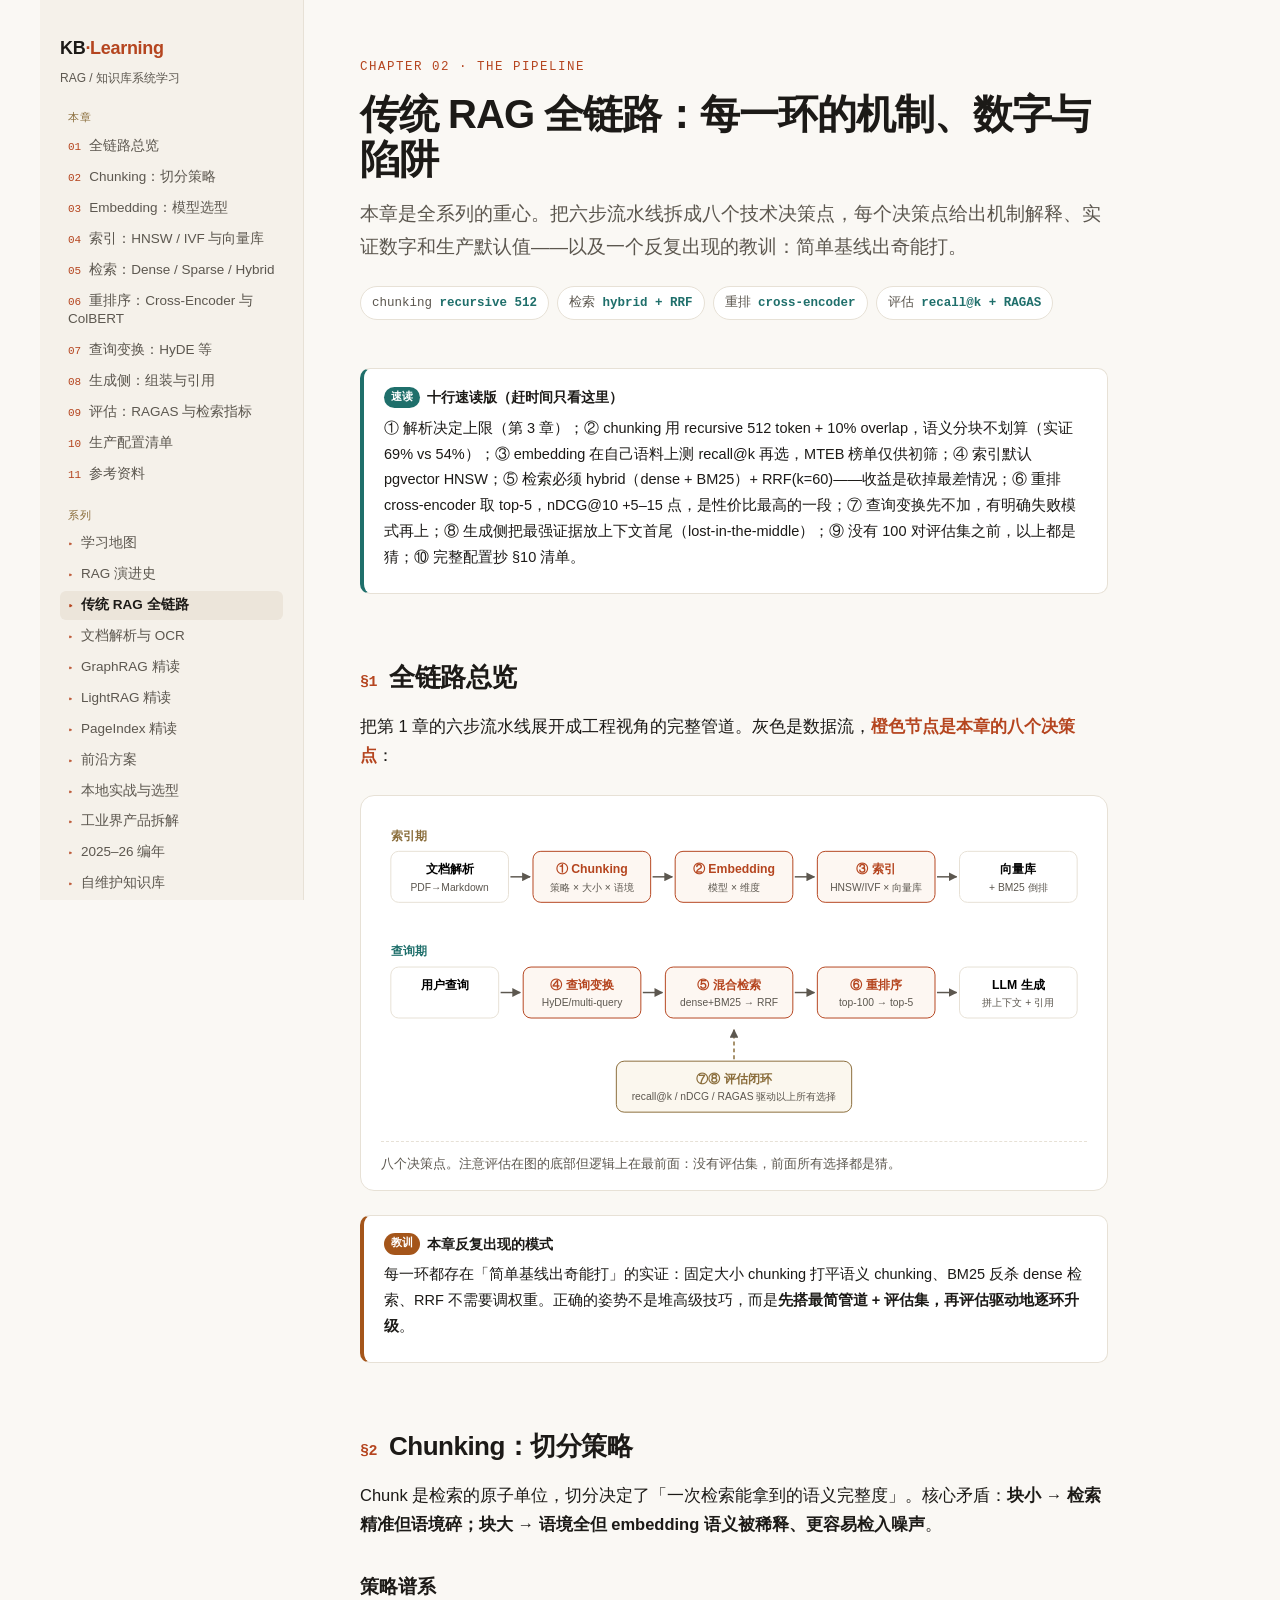
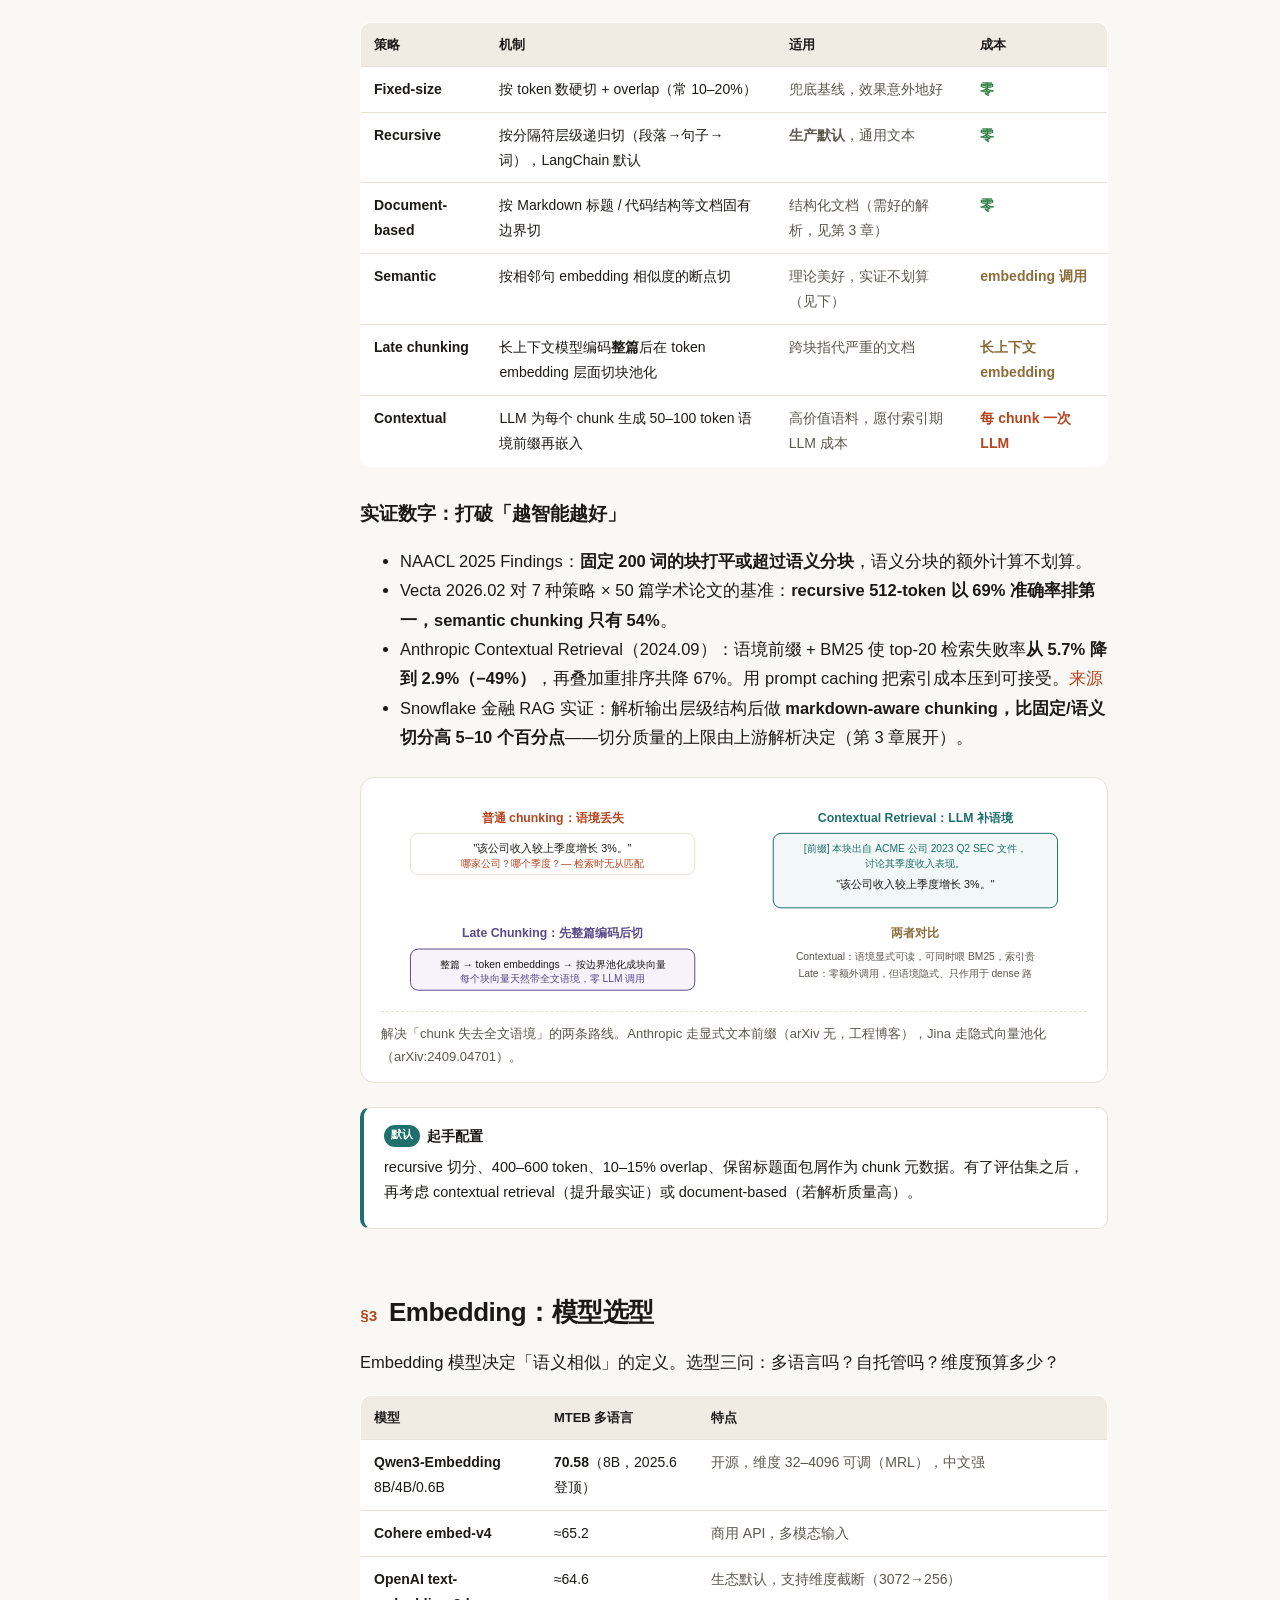
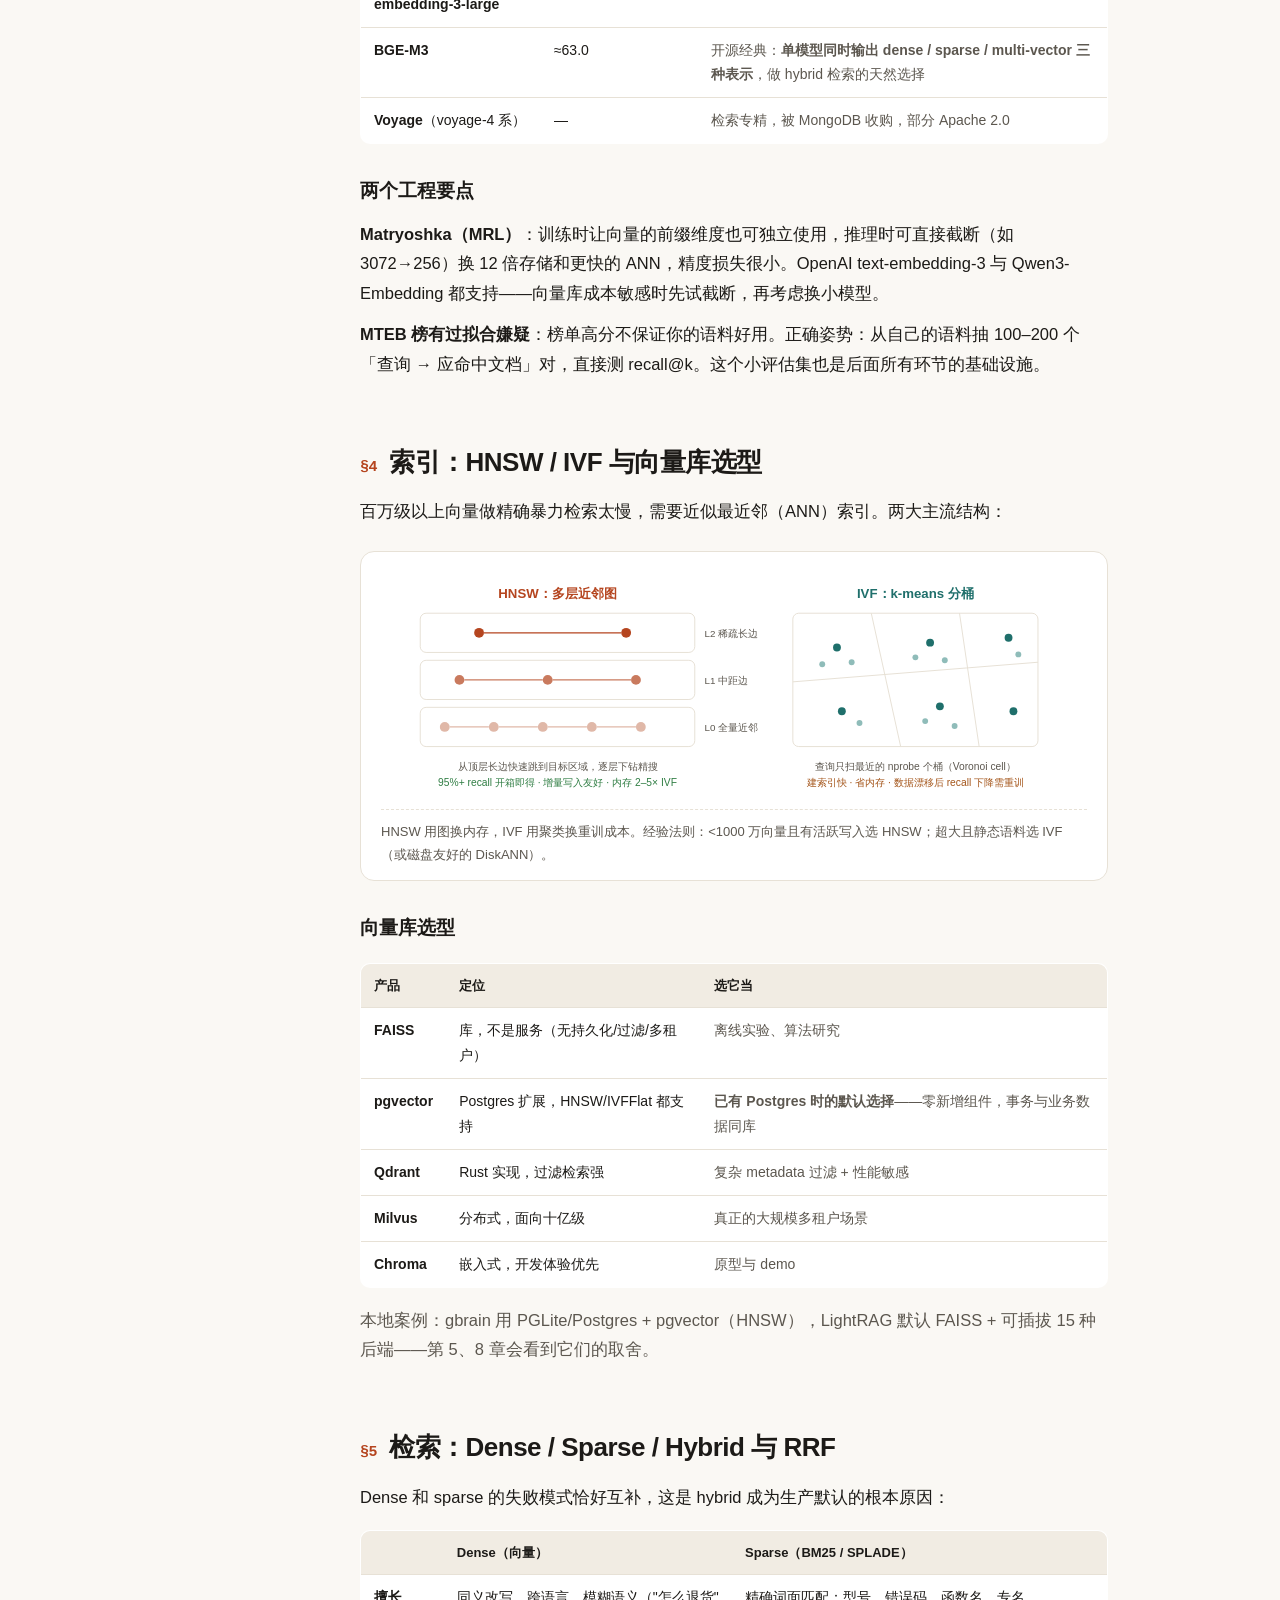
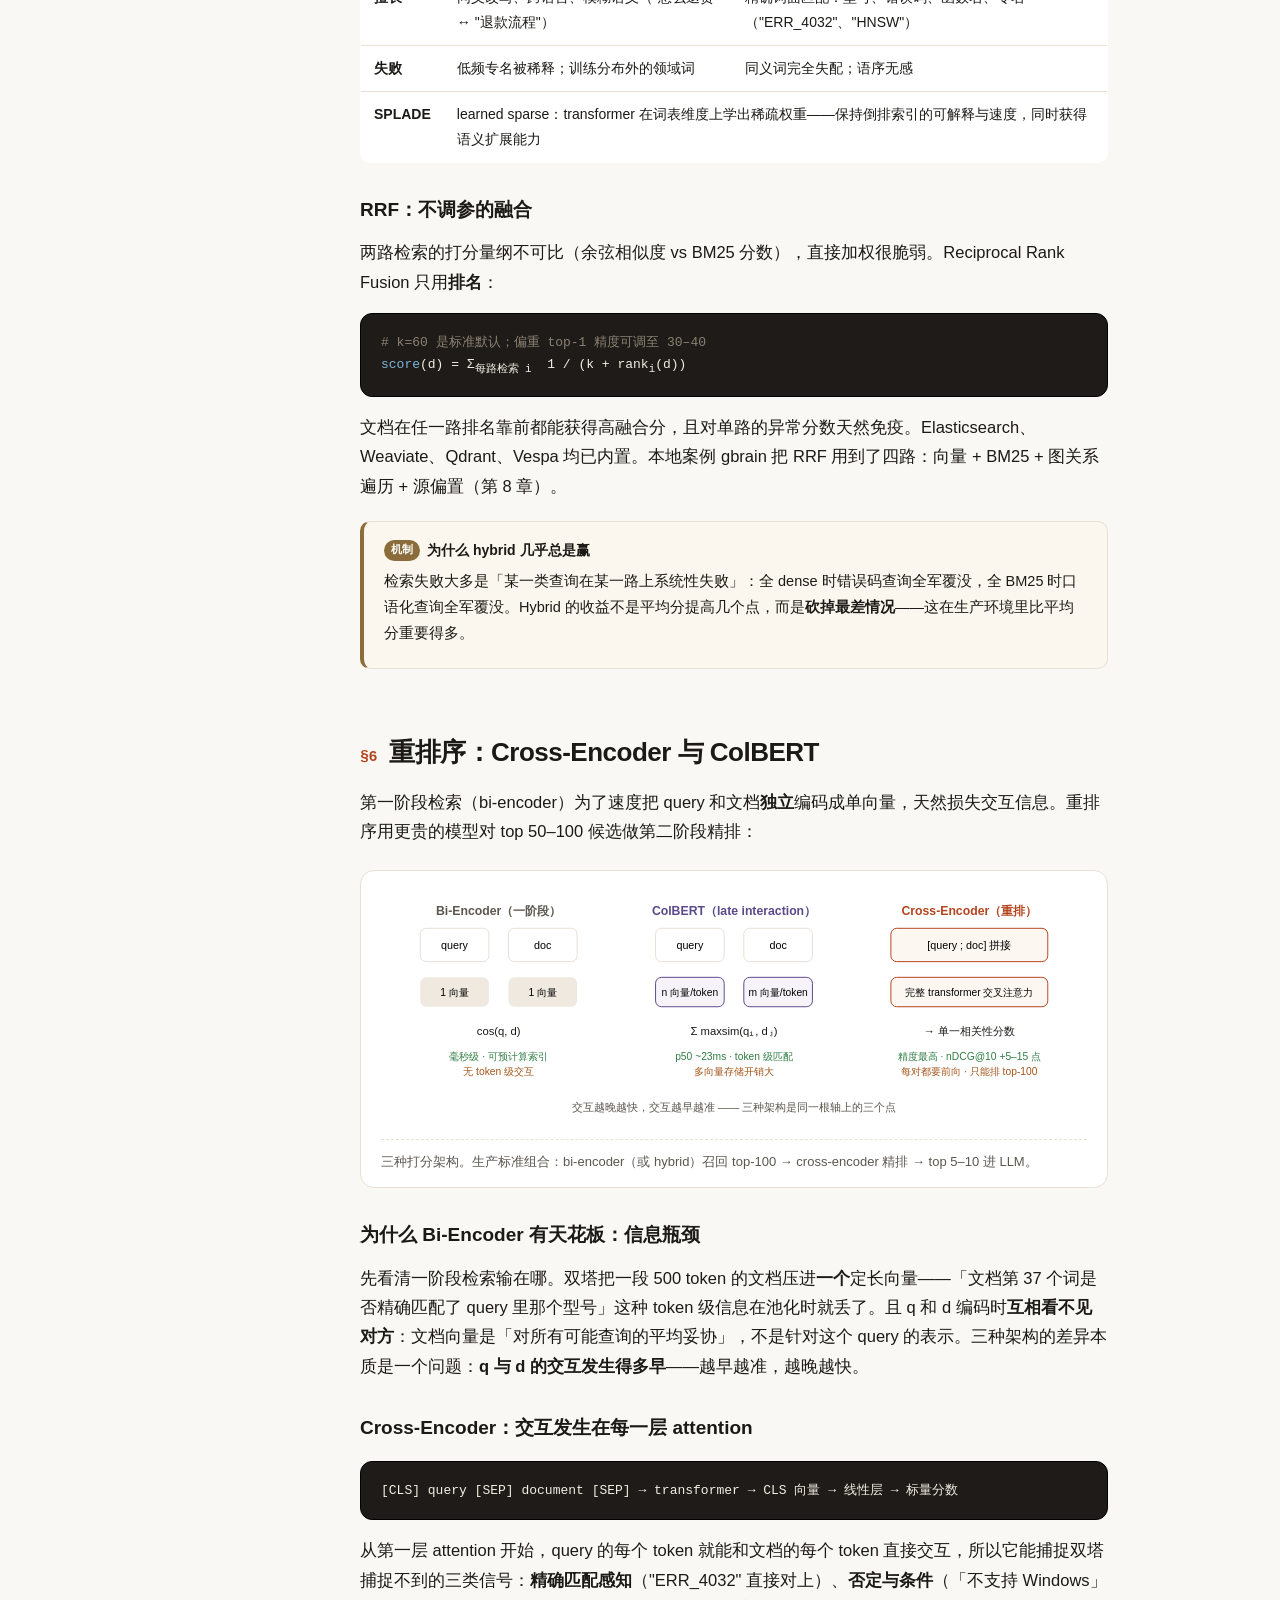
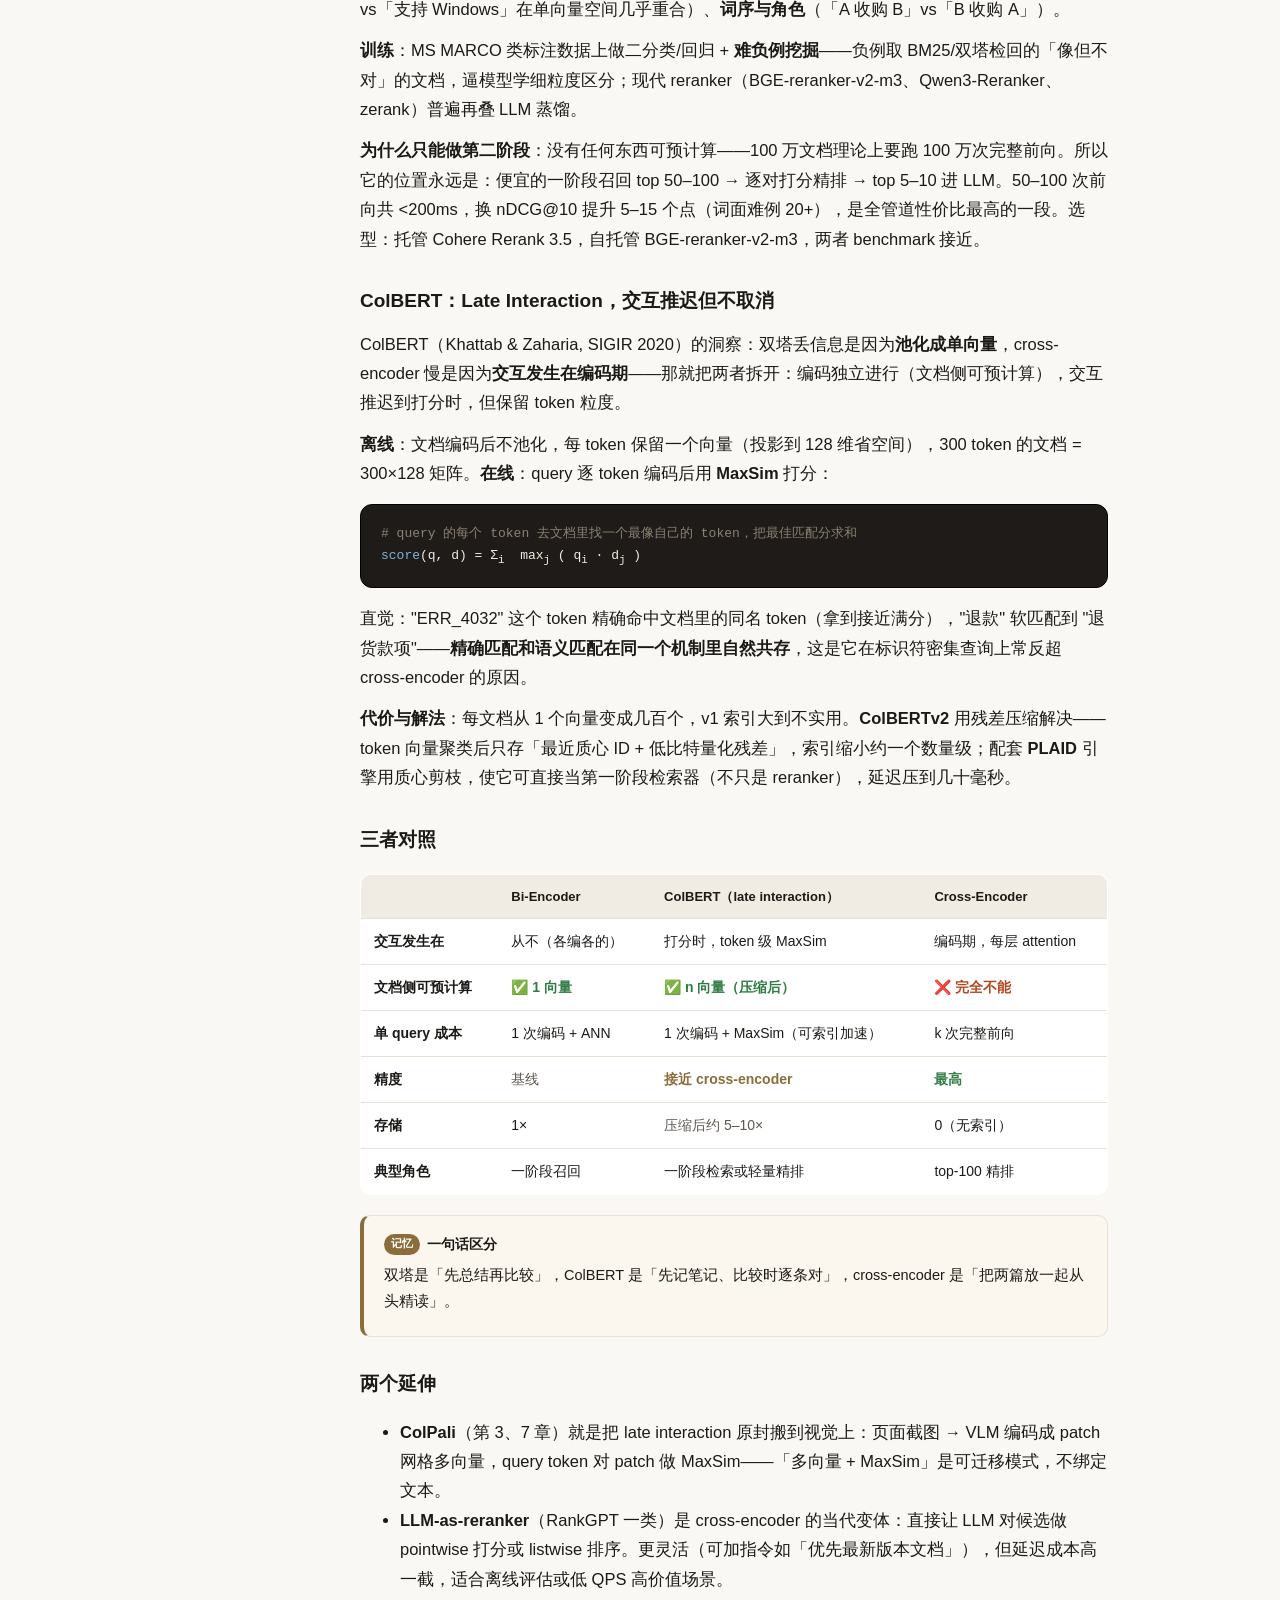
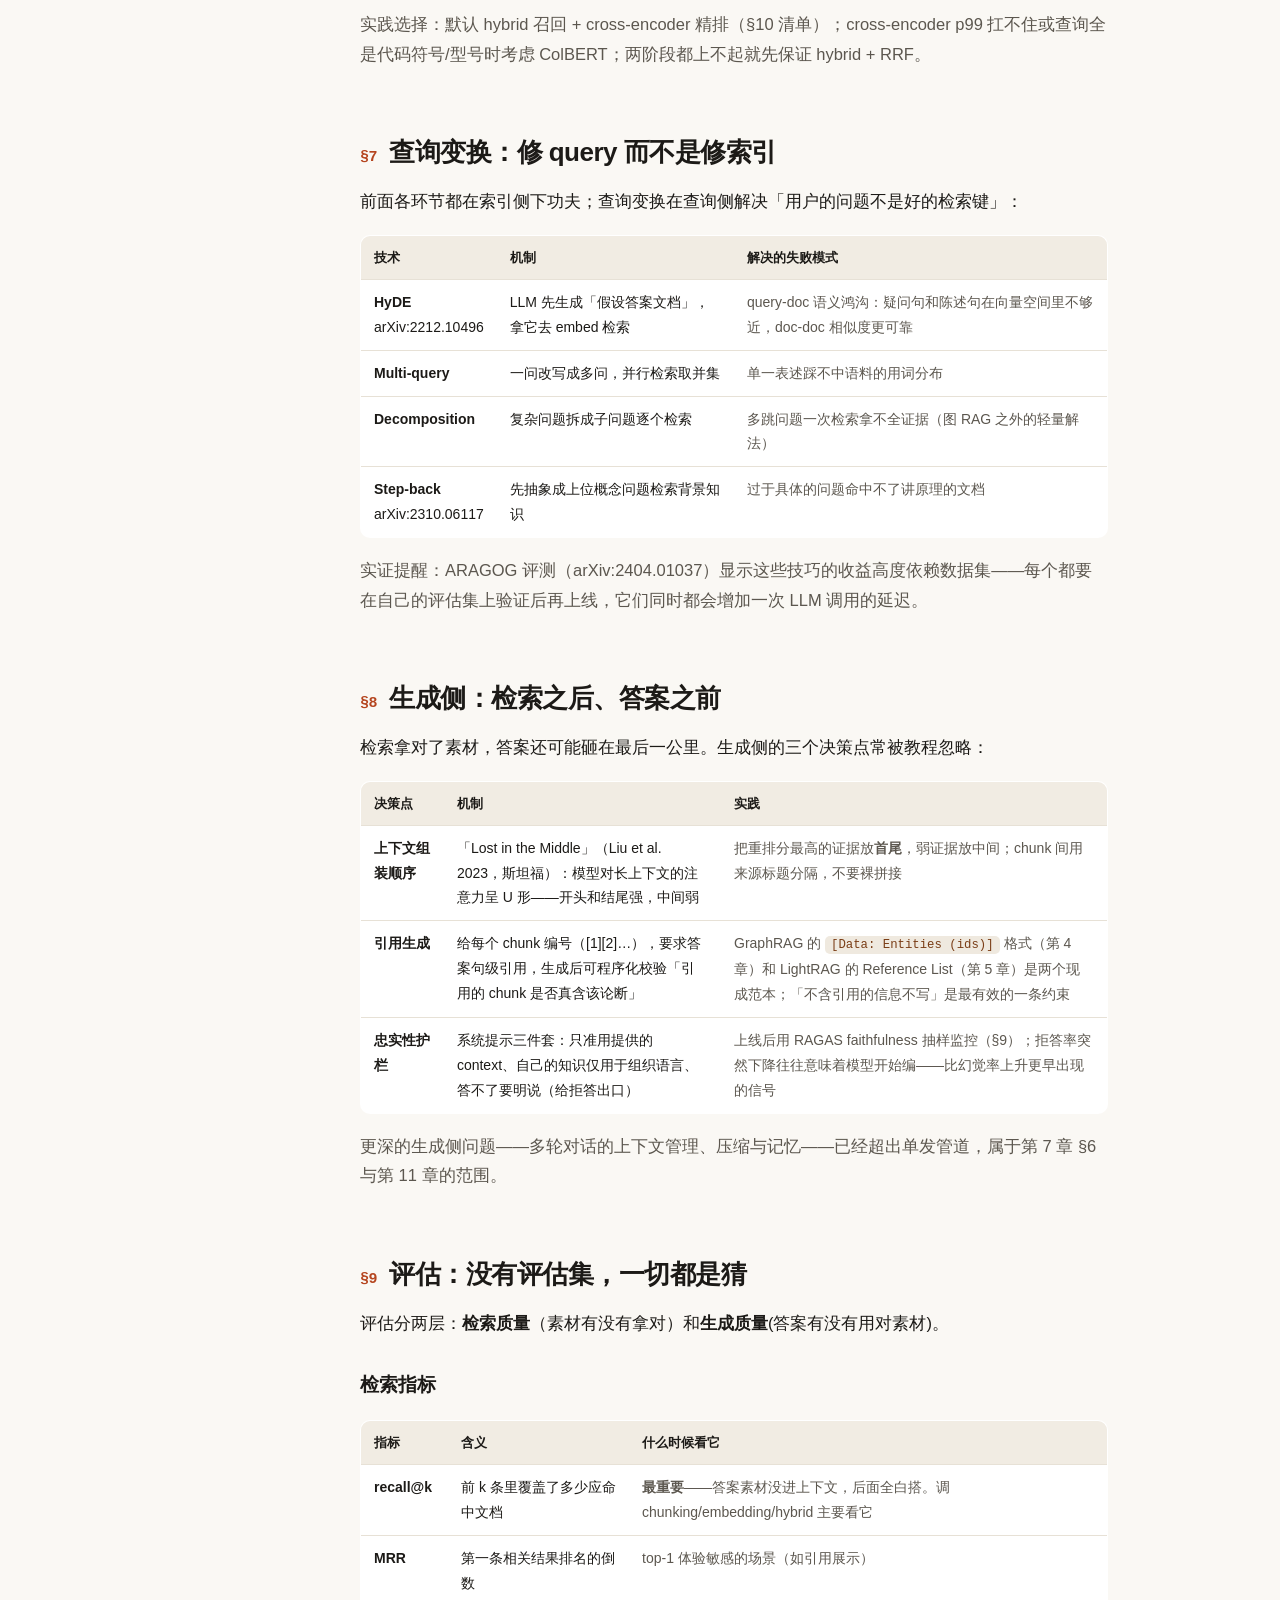
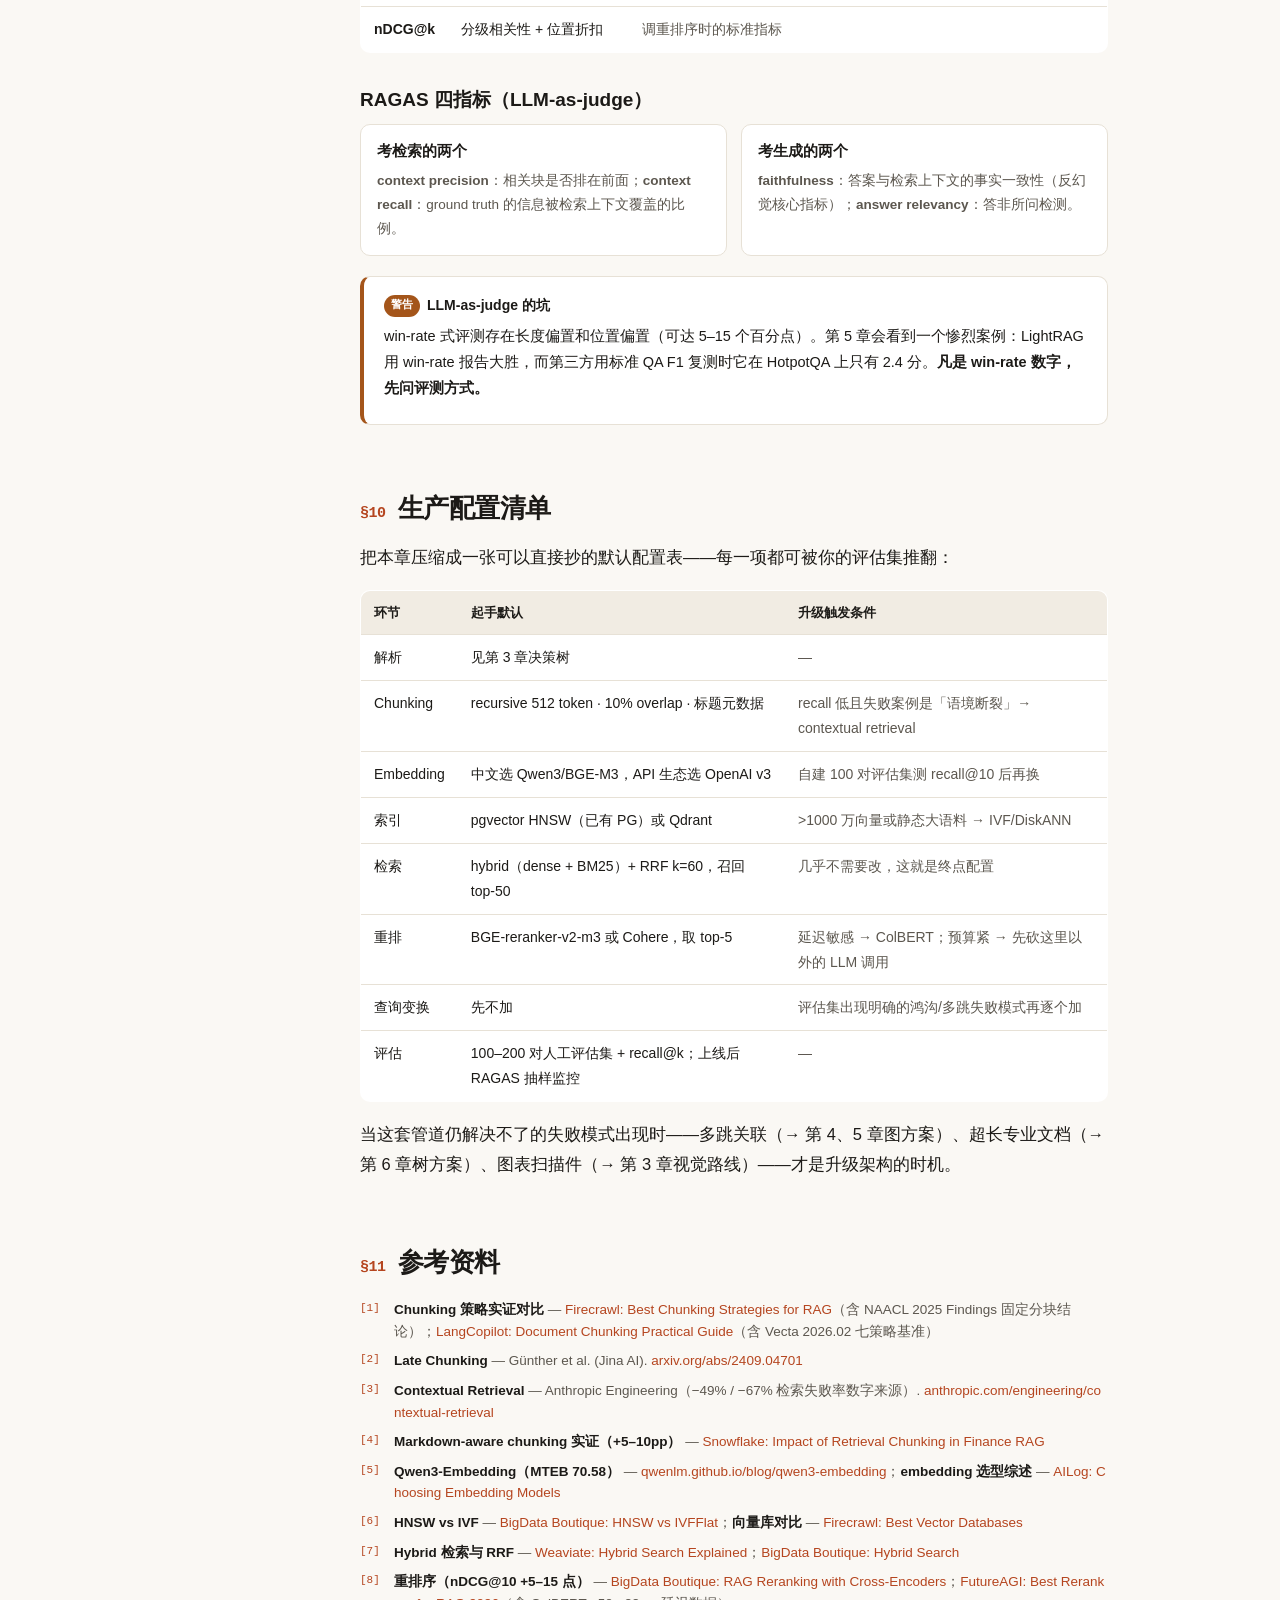
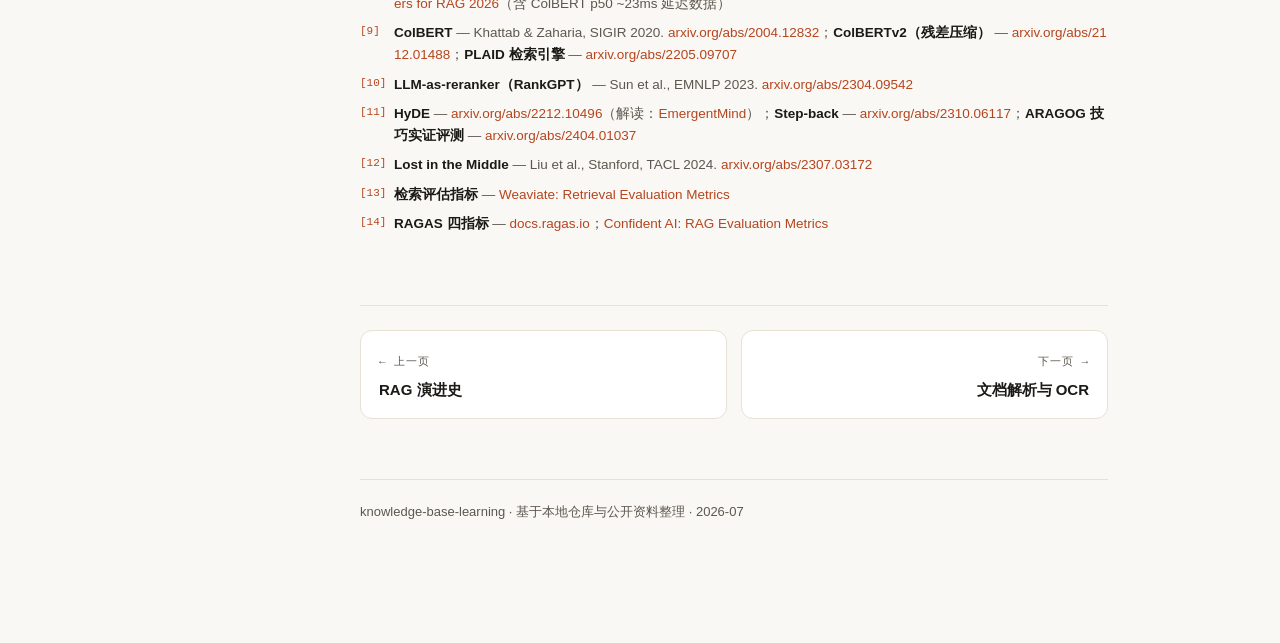
<file: 02-pipeline.html>
<!DOCTYPE html>
<html lang="zh-CN">
<head>
<meta charset="UTF-8" />
<meta name="viewport" content="width=device-width, initial-scale=1.0" />
<title>02 · 传统 RAG 全链路 —— 从 Chunking 到重排序 · 知识库学习</title>
<link rel="stylesheet" href="assets/style.css" />
</head>
<body>
<div class="wrap">
<nav class="toc">
  <div class="brand"><a href="index.html">KB<b>·Learning</b></a></div>
  <div class="tag">RAG / 知识库系统学习</div>
  <div class="grp">本章</div>
  <ol>
    <li><a href="#overview">全链路总览</a></li>
    <li><a href="#chunking">Chunking：切分策略</a></li>
    <li><a href="#embedding">Embedding：模型选型</a></li>
    <li><a href="#index">索引：HNSW / IVF 与向量库</a></li>
    <li><a href="#retrieval">检索：Dense / Sparse / Hybrid</a></li>
    <li><a href="#rerank">重排序：Cross-Encoder 与 ColBERT</a></li>
    <li><a href="#query">查询变换：HyDE 等</a></li>
    <li><a href="#generation">生成侧：组装与引用</a></li>
    <li><a href="#eval">评估：RAGAS 与检索指标</a></li>
    <li><a href="#checklist">生产配置清单</a></li>
    <li><a href="#refs">参考资料</a></li>
  </ol>
  <div class="grp">系列</div>
  <ol class="chapters">
    <li><a href="index.html">学习地图</a></li>
    <li><a href="01-history.html">RAG 演进史</a></li>
    <li><a href="02-pipeline.html" class="cur">传统 RAG 全链路</a></li>
    <li><a href="03-parsing.html">文档解析与 OCR</a></li>
    <li><a href="04-graphrag.html">GraphRAG 精读</a></li>
    <li><a href="05-lightrag.html">LightRAG 精读</a></li>
    <li><a href="06-pageindex.html">PageIndex 精读</a></li>
    <li><a href="07-frontier.html">前沿方案</a></li>
    <li><a href="08-practice.html">本地实战与选型</a></li>
    <li><a href="09-industry.html">工业界产品拆解</a></li>
    <li><a href="10-recent.html">2025–26 编年</a></li>
    <li><a href="11-background.html">自维护知识库</a></li>
    <li><a href="appendix-origins.html">附录 · 概念溯源</a></li>
  </ol>
</nav>
<main>
<header class="hero">
  <div class="kicker">Chapter 02 · The Pipeline</div>
  <h1>传统 RAG 全链路：每一环的机制、数字与陷阱</h1>
  <p class="lead">本章是全系列的重心。把六步流水线拆成八个技术决策点，每个决策点给出机制解释、实证数字和生产默认值——以及一个反复出现的教训：简单基线出奇能打。</p>
  <div class="pills">
    <span class="pill">chunking <b>recursive 512</b></span>
    <span class="pill">检索 <b>hybrid + RRF</b></span>
    <span class="pill">重排 <b>cross-encoder</b></span>
    <span class="pill">评估 <b>recall@k + RAGAS</b></span>
  </div>
</header>

<div class="box tip">
  <div class="t"><span class="ic">速读</span>十行速读版（赶时间只看这里）</div>
  <p>① 解析决定上限（第 3 章）；② chunking 用 recursive 512 token + 10% overlap，语义分块不划算（实证 69% vs 54%）；③ embedding 在自己语料上测 recall@k 再选，MTEB 榜单仅供初筛；④ 索引默认 pgvector HNSW；⑤ 检索必须 hybrid（dense + BM25）+ RRF(k=60)——收益是砍掉最差情况；⑥ 重排 cross-encoder 取 top-5，nDCG@10 +5–15 点，是性价比最高的一段；⑦ 查询变换先不加，有明确失败模式再上；⑧ 生成侧把最强证据放上下文首尾（lost-in-the-middle）；⑨ 没有 100 对评估集之前，以上都是猜；⑩ 完整配置抄 §10 清单。</p>
</div>

<section id="overview">
  <h2><span class="n">§1</span>全链路总览</h2>
  <p>把第 1 章的六步流水线展开成工程视角的完整管道。灰色是数据流，<b style="color:#b5451f">橙色节点是本章的八个决策点</b>：</p>
  <figure class="diagram">
    <svg viewBox="0 0 720 320" xmlns="http://www.w3.org/2000/svg" font-family="-apple-system,'PingFang SC',sans-serif">
      <defs>
        <marker id="ar3" viewBox="0 0 10 10" refX="9" refY="5" markerWidth="6" markerHeight="6" orient="auto-start-reverse">
          <path d="M0,0 L10,5 L0,10 z" fill="#5c574f"/>
        </marker>
      </defs>
      <text x="10" y="22" font-size="12" fill="#8a6d3b" font-weight="700" font-family="monospace">索引期</text>
      <rect x="10" y="34" width="120" height="52" rx="8" fill="#fff" stroke="#e7e1d6"/>
      <text x="70" y="56" text-anchor="middle" font-size="12.5" font-weight="700">文档解析</text>
      <text x="70" y="74" text-anchor="middle" font-size="10.5" fill="#5c574f">PDF→Markdown</text>
      <line x1="132" y1="60" x2="152" y2="60" stroke="#5c574f" stroke-width="1.5" marker-end="url(#ar3)"/>
      <rect x="155" y="34" width="120" height="52" rx="8" fill="#fdf7f2" stroke="#b5451f"/>
      <text x="215" y="56" text-anchor="middle" font-size="12.5" font-weight="700" fill="#b5451f">① Chunking</text>
      <text x="215" y="74" text-anchor="middle" font-size="10.5" fill="#5c574f">策略 × 大小 × 语境</text>
      <line x1="277" y1="60" x2="297" y2="60" stroke="#5c574f" stroke-width="1.5" marker-end="url(#ar3)"/>
      <rect x="300" y="34" width="120" height="52" rx="8" fill="#fdf7f2" stroke="#b5451f"/>
      <text x="360" y="56" text-anchor="middle" font-size="12.5" font-weight="700" fill="#b5451f">② Embedding</text>
      <text x="360" y="74" text-anchor="middle" font-size="10.5" fill="#5c574f">模型 × 维度</text>
      <line x1="422" y1="60" x2="442" y2="60" stroke="#5c574f" stroke-width="1.5" marker-end="url(#ar3)"/>
      <rect x="445" y="34" width="120" height="52" rx="8" fill="#fdf7f2" stroke="#b5451f"/>
      <text x="505" y="56" text-anchor="middle" font-size="12.5" font-weight="700" fill="#b5451f">③ 索引</text>
      <text x="505" y="74" text-anchor="middle" font-size="10.5" fill="#5c574f">HNSW/IVF × 向量库</text>
      <line x1="567" y1="60" x2="587" y2="60" stroke="#5c574f" stroke-width="1.5" marker-end="url(#ar3)"/>
      <rect x="590" y="34" width="120" height="52" rx="8" fill="#fff" stroke="#e7e1d6"/>
      <text x="650" y="56" text-anchor="middle" font-size="12.5" font-weight="700">向量库</text>
      <text x="650" y="74" text-anchor="middle" font-size="10.5" fill="#5c574f">+ BM25 倒排</text>

      <text x="10" y="140" font-size="12" fill="#1f6f6b" font-weight="700" font-family="monospace">查询期</text>
      <rect x="10" y="152" width="110" height="52" rx="8" fill="#fff" stroke="#e7e1d6"/>
      <text x="65" y="174" text-anchor="middle" font-size="12.5" font-weight="700">用户查询</text>
      <line x1="122" y1="178" x2="142" y2="178" stroke="#5c574f" stroke-width="1.5" marker-end="url(#ar3)"/>
      <rect x="145" y="152" width="120" height="52" rx="8" fill="#fdf7f2" stroke="#b5451f"/>
      <text x="205" y="174" text-anchor="middle" font-size="12.5" font-weight="700" fill="#b5451f">④ 查询变换</text>
      <text x="205" y="192" text-anchor="middle" font-size="10.5" fill="#5c574f">HyDE/multi-query</text>
      <line x1="267" y1="178" x2="287" y2="178" stroke="#5c574f" stroke-width="1.5" marker-end="url(#ar3)"/>
      <rect x="290" y="152" width="130" height="52" rx="8" fill="#fdf7f2" stroke="#b5451f"/>
      <text x="355" y="174" text-anchor="middle" font-size="12.5" font-weight="700" fill="#b5451f">⑤ 混合检索</text>
      <text x="355" y="192" text-anchor="middle" font-size="10.5" fill="#5c574f">dense+BM25 → RRF</text>
      <line x1="422" y1="178" x2="442" y2="178" stroke="#5c574f" stroke-width="1.5" marker-end="url(#ar3)"/>
      <rect x="445" y="152" width="120" height="52" rx="8" fill="#fdf7f2" stroke="#b5451f"/>
      <text x="505" y="174" text-anchor="middle" font-size="12.5" font-weight="700" fill="#b5451f">⑥ 重排序</text>
      <text x="505" y="192" text-anchor="middle" font-size="10.5" fill="#5c574f">top-100 → top-5</text>
      <line x1="567" y1="178" x2="587" y2="178" stroke="#5c574f" stroke-width="1.5" marker-end="url(#ar3)"/>
      <rect x="590" y="152" width="120" height="52" rx="8" fill="#fff" stroke="#e7e1d6"/>
      <text x="650" y="174" text-anchor="middle" font-size="12.5" font-weight="700">LLM 生成</text>
      <text x="650" y="192" text-anchor="middle" font-size="10.5" fill="#5c574f">拼上下文 + 引用</text>

      <rect x="240" y="248" width="240" height="52" rx="8" fill="#fbf7ee" stroke="#8a6d3b"/>
      <text x="360" y="270" text-anchor="middle" font-size="12.5" font-weight="700" fill="#8a6d3b">⑦⑧ 评估闭环</text>
      <text x="360" y="288" text-anchor="middle" font-size="10.5" fill="#5c574f">recall@k / nDCG / RAGAS 驱动以上所有选择</text>
      <path d="M 360 246 L 360 216" fill="none" stroke="#8a6d3b" stroke-width="1.5" stroke-dasharray="4 3" marker-end="url(#ar3)"/>
    </svg>
    <figcaption>八个决策点。注意评估在图的底部但逻辑上在最前面：没有评估集，前面所有选择都是猜。</figcaption>
  </figure>
  <div class="box warn">
    <div class="t"><span class="ic">教训</span>本章反复出现的模式</div>
    <p>每一环都存在「简单基线出奇能打」的实证：固定大小 chunking 打平语义 chunking、BM25 反杀 dense 检索、RRF 不需要调权重。正确的姿势不是堆高级技巧，而是<b>先搭最简管道 + 评估集，再评估驱动地逐环升级</b>。</p>
  </div>
</section>

<section id="chunking">
  <h2><span class="n">§2</span>Chunking：切分策略</h2>
  <p>Chunk 是检索的原子单位，切分决定了「一次检索能拿到的语义完整度」。核心矛盾：<b>块小 → 检索精准但语境碎；块大 → 语境全但 embedding 语义被稀释、更容易检入噪声</b>。</p>

  <h3>策略谱系</h3>
  <table>
    <tr><th>策略</th><th>机制</th><th>适用</th><th>成本</th></tr>
    <tr><td><b>Fixed-size</b></td><td>按 token 数硬切 + overlap（常 10–20%）</td><td class="vs">兜底基线，效果意外地好</td><td class="good">零</td></tr>
    <tr><td><b>Recursive</b></td><td>按分隔符层级递归切（段落→句子→词），LangChain 默认</td><td class="vs"><b>生产默认</b>，通用文本</td><td class="good">零</td></tr>
    <tr><td><b>Document-based</b></td><td>按 Markdown 标题 / 代码结构等文档固有边界切</td><td class="vs">结构化文档（需好的解析，见第 3 章）</td><td class="good">零</td></tr>
    <tr><td><b>Semantic</b></td><td>按相邻句 embedding 相似度的断点切</td><td class="vs">理论美好，实证不划算（见下）</td><td class="mid">embedding 调用</td></tr>
    <tr><td><b>Late chunking</b></td><td>长上下文模型编码<b>整篇</b>后在 token embedding 层面切块池化</td><td class="vs">跨块指代严重的文档</td><td class="mid">长上下文 embedding</td></tr>
    <tr><td><b>Contextual</b></td><td>LLM 为每个 chunk 生成 50–100 token 语境前缀再嵌入</td><td class="vs">高价值语料，愿付索引期 LLM 成本</td><td class="bad">每 chunk 一次 LLM</td></tr>
  </table>

  <h3>实证数字：打破「越智能越好」</h3>
  <ul>
    <li>NAACL 2025 Findings：<b>固定 200 词的块打平或超过语义分块</b>，语义分块的额外计算不划算。</li>
    <li>Vecta 2026.02 对 7 种策略 × 50 篇学术论文的基准：<b>recursive 512-token 以 69% 准确率排第一，semantic chunking 只有 54%</b>。</li>
    <li>Anthropic Contextual Retrieval（2024.09）：语境前缀 + BM25 使 top-20 检索失败率<b>从 5.7% 降到 2.9%（−49%）</b>，再叠加重排序共降 67%。用 prompt caching 把索引成本压到可接受。<a href="https://www.anthropic.com/engineering/contextual-retrieval">来源</a></li>
    <li>Snowflake 金融 RAG 实证：解析输出层级结构后做 <b>markdown-aware chunking，比固定/语义切分高 5–10 个百分点</b>——切分质量的上限由上游解析决定（第 3 章展开）。</li>
  </ul>

  <figure class="diagram">
    <svg viewBox="0 0 720 205" xmlns="http://www.w3.org/2000/svg" font-family="-apple-system,'PingFang SC',sans-serif">
      <text x="175" y="22" text-anchor="middle" font-size="12.5" font-weight="700" fill="#b5451f">普通 chunking：语境丢失</text>
      <rect x="30" y="34" width="290" height="42" rx="8" fill="#fff" stroke="#e7e1d6"/>
      <text x="175" y="53" text-anchor="middle" font-size="11" fill="#1c1a17">"该公司收入较上季度增长 3%。"</text>
      <text x="175" y="68" text-anchor="middle" font-size="10.5" fill="#b5451f">哪家公司？哪个季度？— 检索时无从匹配</text>
      <text x="545" y="22" text-anchor="middle" font-size="12.5" font-weight="700" fill="#1f6f6b">Contextual Retrieval：LLM 补语境</text>
      <rect x="400" y="34" width="290" height="76" rx="8" fill="#f2f8f7" stroke="#1f6f6b"/>
      <text x="545" y="53" text-anchor="middle" font-size="10.5" fill="#1f6f6b">[前缀] 本块出自 ACME 公司 2023 Q2 SEC 文件，</text>
      <text x="545" y="68" text-anchor="middle" font-size="10.5" fill="#1f6f6b">讨论其季度收入表现。</text>
      <text x="545" y="90" text-anchor="middle" font-size="11" fill="#1c1a17">"该公司收入较上季度增长 3%。"</text>
      <text x="175" y="140" text-anchor="middle" font-size="12.5" font-weight="700" fill="#5b4a8a">Late Chunking：先整篇编码后切</text>
      <rect x="30" y="152" width="290" height="42" rx="8" fill="#f6f4fa" stroke="#5b4a8a"/>
      <text x="175" y="171" text-anchor="middle" font-size="10.5" fill="#1c1a17">整篇 → token embeddings → 按边界池化成块向量</text>
      <text x="175" y="186" text-anchor="middle" font-size="10.5" fill="#5b4a8a">每个块向量天然带全文语境，零 LLM 调用</text>
      <text x="545" y="140" text-anchor="middle" font-size="12.5" font-weight="700" fill="#8a6d3b">两者对比</text>
      <text x="545" y="163" text-anchor="middle" font-size="10.5" fill="#5c574f">Contextual：语境显式可读，可同时喂 BM25，索引贵</text>
      <text x="545" y="181" text-anchor="middle" font-size="10.5" fill="#5c574f">Late：零额外调用，但语境隐式、只作用于 dense 路</text>
    </svg>
    <figcaption>解决「chunk 失去全文语境」的两条路线。Anthropic 走显式文本前缀（arXiv 无，工程博客），Jina 走隐式向量池化（arXiv:2409.04701）。</figcaption>
  </figure>

  <div class="box tip">
    <div class="t"><span class="ic">默认</span>起手配置</div>
    <p>recursive 切分、400–600 token、10–15% overlap、保留标题面包屑作为 chunk 元数据。有了评估集之后，再考虑 contextual retrieval（提升最实证）或 document-based（若解析质量高）。</p>
  </div>
</section>

<section id="embedding">
  <h2><span class="n">§3</span>Embedding：模型选型</h2>
  <p>Embedding 模型决定「语义相似」的定义。选型三问：多语言吗？自托管吗？维度预算多少？</p>
  <table>
    <tr><th>模型</th><th>MTEB 多语言</th><th>特点</th></tr>
    <tr><td><b>Qwen3-Embedding</b> 8B/4B/0.6B</td><td><b>70.58</b>（8B，2025.6 登顶）</td><td class="vs">开源，维度 32–4096 可调（MRL），中文强</td></tr>
    <tr><td><b>Cohere embed-v4</b></td><td>≈65.2</td><td class="vs">商用 API，多模态输入</td></tr>
    <tr><td><b>OpenAI text-embedding-3-large</b></td><td>≈64.6</td><td class="vs">生态默认，支持维度截断（3072→256）</td></tr>
    <tr><td><b>BGE-M3</b></td><td>≈63.0</td><td class="vs">开源经典：<b>单模型同时输出 dense / sparse / multi-vector 三种表示</b>，做 hybrid 检索的天然选择</td></tr>
    <tr><td><b>Voyage</b>（voyage-4 系）</td><td>—</td><td class="vs">检索专精，被 MongoDB 收购，部分 Apache 2.0</td></tr>
  </table>
  <h3>两个工程要点</h3>
  <p><b>Matryoshka（MRL）</b>：训练时让向量的前缀维度也可独立使用，推理时可直接截断（如 3072→256）换 12 倍存储和更快的 ANN，精度损失很小。OpenAI text-embedding-3 与 Qwen3-Embedding 都支持——向量库成本敏感时先试截断，再考虑换小模型。</p>
  <p><b>MTEB 榜有过拟合嫌疑</b>：榜单高分不保证你的语料好用。正确姿势：从自己的语料抽 100–200 个「查询 → 应命中文档」对，直接测 recall@k。这个小评估集也是后面所有环节的基础设施。</p>
</section>

<section id="index">
  <h2><span class="n">§4</span>索引：HNSW / IVF 与向量库选型</h2>
  <p>百万级以上向量做精确暴力检索太慢，需要近似最近邻（ANN）索引。两大主流结构：</p>
  <figure class="diagram">
    <svg viewBox="0 0 720 230" xmlns="http://www.w3.org/2000/svg" font-family="-apple-system,'PingFang SC',sans-serif">
      <text x="180" y="24" text-anchor="middle" font-size="13.5" font-weight="800" fill="#b5451f">HNSW：多层近邻图</text>
      <!-- HNSW layers -->
      <rect x="40" y="40" width="280" height="40" rx="6" fill="#fff" stroke="#e7e1d6"/>
      <circle cx="100" cy="60" r="5" fill="#b5451f"/><circle cx="250" cy="60" r="5" fill="#b5451f"/>
      <line x1="105" y1="60" x2="245" y2="60" stroke="#b5451f" stroke-width="1.2"/>
      <text x="330" y="64" font-size="10" fill="#5c574f">L2 稀疏长边</text>
      <rect x="40" y="88" width="280" height="40" rx="6" fill="#fff" stroke="#e7e1d6"/>
      <circle cx="80" cy="108" r="5" fill="#c97a5e"/><circle cx="170" cy="108" r="5" fill="#c97a5e"/><circle cx="260" cy="108" r="5" fill="#c97a5e"/>
      <line x1="85" y1="108" x2="165" y2="108" stroke="#c97a5e" stroke-width="1.2"/><line x1="175" y1="108" x2="255" y2="108" stroke="#c97a5e" stroke-width="1.2"/>
      <text x="330" y="112" font-size="10" fill="#5c574f">L1 中距边</text>
      <rect x="40" y="136" width="280" height="40" rx="6" fill="#fff" stroke="#e7e1d6"/>
      <circle cx="65" cy="156" r="5" fill="#e0b8a8"/><circle cx="115" cy="156" r="5" fill="#e0b8a8"/><circle cx="165" cy="156" r="5" fill="#e0b8a8"/><circle cx="215" cy="156" r="5" fill="#e0b8a8"/><circle cx="265" cy="156" r="5" fill="#e0b8a8"/>
      <line x1="70" y1="156" x2="110" y2="156" stroke="#e0b8a8" stroke-width="1.2"/><line x1="120" y1="156" x2="160" y2="156" stroke="#e0b8a8" stroke-width="1.2"/><line x1="170" y1="156" x2="210" y2="156" stroke="#e0b8a8" stroke-width="1.2"/><line x1="220" y1="156" x2="260" y2="156" stroke="#e0b8a8" stroke-width="1.2"/>
      <text x="330" y="160" font-size="10" fill="#5c574f">L0 全量近邻</text>
      <text x="180" y="200" text-anchor="middle" font-size="10.5" fill="#5c574f">从顶层长边快速跳到目标区域，逐层下钻精搜</text>
      <text x="180" y="216" text-anchor="middle" font-size="10.5" fill="#2f7d43">95%+ recall 开箱即得 · 增量写入友好 · 内存 2–5× IVF</text>
      <!-- IVF -->
      <text x="545" y="24" text-anchor="middle" font-size="13.5" font-weight="800" fill="#1f6f6b">IVF：k-means 分桶</text>
      <rect x="420" y="40" width="250" height="136" rx="6" fill="#fff" stroke="#e7e1d6"/>
      <path d="M 500 40 L 530 176" stroke="#e7e1d6" stroke-width="1"/>
      <path d="M 420 110 L 670 90" stroke="#e7e1d6" stroke-width="1"/>
      <path d="M 590 40 L 610 176" stroke="#e7e1d6" stroke-width="1"/>
      <circle cx="465" cy="75" r="4" fill="#1f6f6b"/><circle cx="480" cy="90" r="3" fill="#8fbcb9"/><circle cx="450" cy="92" r="3" fill="#8fbcb9"/>
      <circle cx="560" cy="70" r="4" fill="#1f6f6b"/><circle cx="545" cy="85" r="3" fill="#8fbcb9"/><circle cx="575" cy="88" r="3" fill="#8fbcb9"/>
      <circle cx="640" cy="65" r="4" fill="#1f6f6b"/><circle cx="650" cy="82" r="3" fill="#8fbcb9"/>
      <circle cx="470" cy="140" r="4" fill="#1f6f6b"/><circle cx="488" cy="152" r="3" fill="#8fbcb9"/>
      <circle cx="570" cy="135" r="4" fill="#1f6f6b"/><circle cx="555" cy="150" r="3" fill="#8fbcb9"/><circle cx="585" cy="155" r="3" fill="#8fbcb9"/>
      <circle cx="645" cy="140" r="4" fill="#1f6f6b"/>
      <text x="545" y="200" text-anchor="middle" font-size="10.5" fill="#5c574f">查询只扫最近的 nprobe 个桶（Voronoi cell）</text>
      <text x="545" y="216" text-anchor="middle" font-size="10.5" fill="#a4551a">建索引快 · 省内存 · 数据漂移后 recall 下降需重训</text>
    </svg>
    <figcaption>HNSW 用图换内存，IVF 用聚类换重训成本。经验法则：&lt;1000 万向量且有活跃写入选 HNSW；超大且静态语料选 IVF（或磁盘友好的 DiskANN）。</figcaption>
  </figure>
  <h3>向量库选型</h3>
  <table>
    <tr><th>产品</th><th>定位</th><th>选它当</th></tr>
    <tr><td><b>FAISS</b></td><td>库，不是服务（无持久化/过滤/多租户）</td><td class="vs">离线实验、算法研究</td></tr>
    <tr><td><b>pgvector</b></td><td>Postgres 扩展，HNSW/IVFFlat 都支持</td><td class="vs"><b>已有 Postgres 时的默认选择</b>——零新增组件，事务与业务数据同库</td></tr>
    <tr><td><b>Qdrant</b></td><td>Rust 实现，过滤检索强</td><td class="vs">复杂 metadata 过滤 + 性能敏感</td></tr>
    <tr><td><b>Milvus</b></td><td>分布式，面向十亿级</td><td class="vs">真正的大规模多租户场景</td></tr>
    <tr><td><b>Chroma</b></td><td>嵌入式，开发体验优先</td><td class="vs">原型与 demo</td></tr>
  </table>
  <p class="sub">本地案例：gbrain 用 PGLite/Postgres + pgvector（HNSW），LightRAG 默认 FAISS + 可插拔 15 种后端——第 5、8 章会看到它们的取舍。</p>
</section>

<section id="retrieval">
  <h2><span class="n">§5</span>检索：Dense / Sparse / Hybrid 与 RRF</h2>
  <p>Dense 和 sparse 的失败模式恰好互补，这是 hybrid 成为生产默认的根本原因：</p>
  <table>
    <tr><th></th><th>Dense（向量）</th><th>Sparse（BM25 / SPLADE）</th></tr>
    <tr><td><b>擅长</b></td><td>同义改写、跨语言、模糊语义（"怎么退货" ↔ "退款流程"）</td><td>精确词面匹配：型号、错误码、函数名、专名（"ERR_4032"、"HNSW"）</td></tr>
    <tr><td><b>失败</b></td><td>低频专名被稀释；训练分布外的领域词</td><td>同义词完全失配；语序无感</td></tr>
    <tr><td><b>SPLADE</b></td><td colspan="2">learned sparse：transformer 在词表维度上学出稀疏权重——保持倒排索引的可解释与速度，同时获得语义扩展能力</td></tr>
  </table>
  <h3>RRF：不调参的融合</h3>
  <p>两路检索的打分量纲不可比（余弦相似度 vs BM25 分数），直接加权很脆弱。Reciprocal Rank Fusion 只用<b>排名</b>：</p>
  <pre><code><span class="cm"># k=60 是标准默认；偏重 top-1 精度可调至 30–40</span>
<span class="fn">score</span>(d) = Σ<sub>每路检索 i</sub>  1 / (k + rank<sub>i</sub>(d))</code></pre>
  <p>文档在任一路排名靠前都能获得高融合分，且对单路的异常分数天然免疫。Elasticsearch、Weaviate、Qdrant、Vespa 均已内置。本地案例 gbrain 把 RRF 用到了四路：向量 + BM25 + 图关系遍历 + 源偏置（第 8 章）。</p>
  <div class="box key">
    <div class="t"><span class="ic">机制</span>为什么 hybrid 几乎总是赢</div>
    <p>检索失败大多是「某一类查询在某一路上系统性失败」：全 dense 时错误码查询全军覆没，全 BM25 时口语化查询全军覆没。Hybrid 的收益不是平均分提高几个点，而是<b>砍掉最差情况</b>——这在生产环境里比平均分重要得多。</p>
  </div>
</section>

<section id="rerank">
  <h2><span class="n">§6</span>重排序：Cross-Encoder 与 ColBERT</h2>
  <p>第一阶段检索（bi-encoder）为了速度把 query 和文档<b>独立</b>编码成单向量，天然损失交互信息。重排序用更贵的模型对 top 50–100 候选做第二阶段精排：</p>
  <figure class="diagram">
    <svg viewBox="0 0 720 240" xmlns="http://www.w3.org/2000/svg" font-family="-apple-system,'PingFang SC',sans-serif">
      <!-- bi-encoder -->
      <text x="120" y="22" text-anchor="middle" font-size="12.5" font-weight="800" fill="#5c574f">Bi-Encoder（一阶段）</text>
      <rect x="40" y="36" width="70" height="34" rx="6" fill="#fff" stroke="#e7e1d6"/><text x="75" y="57" text-anchor="middle" font-size="11">query</text>
      <rect x="130" y="36" width="70" height="34" rx="6" fill="#fff" stroke="#e7e1d6"/><text x="165" y="57" text-anchor="middle" font-size="11">doc</text>
      <rect x="40" y="86" width="70" height="30" rx="6" fill="#efe9df"/><text x="75" y="105" text-anchor="middle" font-size="10.5">1 向量</text>
      <rect x="130" y="86" width="70" height="30" rx="6" fill="#efe9df"/><text x="165" y="105" text-anchor="middle" font-size="10.5">1 向量</text>
      <text x="120" y="145" text-anchor="middle" font-size="11.5" fill="#1c1a17">cos(q, d)</text>
      <text x="120" y="170" text-anchor="middle" font-size="10.5" fill="#2f7d43">毫秒级 · 可预计算索引</text>
      <text x="120" y="186" text-anchor="middle" font-size="10.5" fill="#a4551a">无 token 级交互</text>
      <!-- colbert -->
      <text x="360" y="22" text-anchor="middle" font-size="12.5" font-weight="800" fill="#5b4a8a">ColBERT（late interaction）</text>
      <rect x="280" y="36" width="70" height="34" rx="6" fill="#fff" stroke="#e7e1d6"/><text x="315" y="57" text-anchor="middle" font-size="11">query</text>
      <rect x="370" y="36" width="70" height="34" rx="6" fill="#fff" stroke="#e7e1d6"/><text x="405" y="57" text-anchor="middle" font-size="11">doc</text>
      <rect x="280" y="86" width="70" height="30" rx="6" fill="#f6f4fa" stroke="#5b4a8a"/><text x="315" y="105" text-anchor="middle" font-size="10.5">n 向量/token</text>
      <rect x="370" y="86" width="70" height="30" rx="6" fill="#f6f4fa" stroke="#5b4a8a"/><text x="405" y="105" text-anchor="middle" font-size="10.5">m 向量/token</text>
      <text x="360" y="145" text-anchor="middle" font-size="11.5" fill="#1c1a17">Σ maxsim(qᵢ, dⱼ)</text>
      <text x="360" y="170" text-anchor="middle" font-size="10.5" fill="#2f7d43">p50 ~23ms · token 级匹配</text>
      <text x="360" y="186" text-anchor="middle" font-size="10.5" fill="#a4551a">多向量存储开销大</text>
      <!-- cross-encoder -->
      <text x="600" y="22" text-anchor="middle" font-size="12.5" font-weight="800" fill="#b5451f">Cross-Encoder（重排）</text>
      <rect x="520" y="36" width="160" height="34" rx="6" fill="#fdf7f2" stroke="#b5451f"/><text x="600" y="57" text-anchor="middle" font-size="11">[query ; doc] 拼接</text>
      <rect x="520" y="86" width="160" height="30" rx="6" fill="#fdf7f2" stroke="#b5451f"/><text x="600" y="105" text-anchor="middle" font-size="10.5">完整 transformer 交叉注意力</text>
      <text x="600" y="145" text-anchor="middle" font-size="11.5" fill="#1c1a17">→ 单一相关性分数</text>
      <text x="600" y="170" text-anchor="middle" font-size="10.5" fill="#2f7d43">精度最高 · nDCG@10 +5–15 点</text>
      <text x="600" y="186" text-anchor="middle" font-size="10.5" fill="#a4551a">每对都要前向 · 只能排 top-100</text>
      <text x="360" y="222" text-anchor="middle" font-size="11" fill="#5c574f">交互越晚越快，交互越早越准 —— 三种架构是同一根轴上的三个点</text>
    </svg>
    <figcaption>三种打分架构。生产标准组合：bi-encoder（或 hybrid）召回 top-100 → cross-encoder 精排 → top 5–10 进 LLM。</figcaption>
  </figure>
  <h3>为什么 Bi-Encoder 有天花板：信息瓶颈</h3>
  <p>先看清一阶段检索输在哪。双塔把一段 500 token 的文档压进<b>一个</b>定长向量——「文档第 37 个词是否精确匹配了 query 里那个型号」这种 token 级信息在池化时就丢了。且 q 和 d 编码时<b>互相看不见对方</b>：文档向量是「对所有可能查询的平均妥协」，不是针对这个 query 的表示。三种架构的差异本质是一个问题：<b>q 与 d 的交互发生得多早</b>——越早越准，越晚越快。</p>

  <h3>Cross-Encoder：交互发生在每一层 attention</h3>
  <pre><code>[CLS] query [SEP] document [SEP] → transformer → CLS 向量 → 线性层 → 标量分数</code></pre>
  <p>从第一层 attention 开始，query 的每个 token 就能和文档的每个 token 直接交互，所以它能捕捉双塔捕捉不到的三类信号：<b>精确匹配感知</b>（"ERR_4032" 直接对上）、<b>否定与条件</b>（「不支持 Windows」vs「支持 Windows」在单向量空间几乎重合）、<b>词序与角色</b>（「A 收购 B」vs「B 收购 A」）。</p>
  <p><b>训练</b>：MS MARCO 类标注数据上做二分类/回归 + <b>难负例挖掘</b>——负例取 BM25/双塔检回的「像但不对」的文档，逼模型学细粒度区分；现代 reranker（BGE-reranker-v2-m3、Qwen3-Reranker、zerank）普遍再叠 LLM 蒸馏。</p>
  <p><b>为什么只能做第二阶段</b>：没有任何东西可预计算——100 万文档理论上要跑 100 万次完整前向。所以它的位置永远是：便宜的一阶段召回 top 50–100 → 逐对打分精排 → top 5–10 进 LLM。50–100 次前向共 &lt;200ms，换 nDCG@10 提升 5–15 个点（词面难例 20+），是全管道性价比最高的一段。选型：托管 Cohere Rerank 3.5，自托管 BGE-reranker-v2-m3，两者 benchmark 接近。</p>

  <h3>ColBERT：Late Interaction，交互推迟但不取消</h3>
  <p>ColBERT（Khattab &amp; Zaharia, SIGIR 2020）的洞察：双塔丢信息是因为<b>池化成单向量</b>，cross-encoder 慢是因为<b>交互发生在编码期</b>——那就把两者拆开：编码独立进行（文档侧可预计算），交互推迟到打分时，但保留 token 粒度。</p>
  <p><b>离线</b>：文档编码后不池化，每 token 保留一个向量（投影到 128 维省空间），300 token 的文档 = 300×128 矩阵。<b>在线</b>：query 逐 token 编码后用 <b>MaxSim</b> 打分：</p>
  <pre><code><span class="cm"># query 的每个 token 去文档里找一个最像自己的 token，把最佳匹配分求和</span>
<span class="fn">score</span>(q, d) = Σ<sub>i</sub>  max<sub>j</sub> ( q<sub>i</sub> · d<sub>j</sub> )</code></pre>
  <p>直觉："ERR_4032" 这个 token 精确命中文档里的同名 token（拿到接近满分），"退款" 软匹配到 "退货款项"——<b>精确匹配和语义匹配在同一个机制里自然共存</b>，这是它在标识符密集查询上常反超 cross-encoder 的原因。</p>
  <p><b>代价与解法</b>：每文档从 1 个向量变成几百个，v1 索引大到不实用。<b>ColBERTv2</b> 用残差压缩解决——token 向量聚类后只存「最近质心 ID + 低比特量化残差」，索引缩小约一个数量级；配套 <b>PLAID</b> 引擎用质心剪枝，使它可直接当第一阶段检索器（不只是 reranker），延迟压到几十毫秒。</p>

  <h3>三者对照</h3>
  <table>
    <tr><th></th><th>Bi-Encoder</th><th>ColBERT（late interaction）</th><th>Cross-Encoder</th></tr>
    <tr><td><b>交互发生在</b></td><td>从不（各编各的）</td><td>打分时，token 级 MaxSim</td><td>编码期，每层 attention</td></tr>
    <tr><td><b>文档侧可预计算</b></td><td class="good">✅ 1 向量</td><td class="good">✅ n 向量（压缩后）</td><td class="bad">❌ 完全不能</td></tr>
    <tr><td><b>单 query 成本</b></td><td>1 次编码 + ANN</td><td>1 次编码 + MaxSim（可索引加速）</td><td>k 次完整前向</td></tr>
    <tr><td><b>精度</b></td><td class="vs">基线</td><td class="mid">接近 cross-encoder</td><td class="good">最高</td></tr>
    <tr><td><b>存储</b></td><td>1×</td><td class="vs">压缩后约 5–10×</td><td>0（无索引）</td></tr>
    <tr><td><b>典型角色</b></td><td>一阶段召回</td><td>一阶段检索或轻量精排</td><td>top-100 精排</td></tr>
  </table>
  <div class="box key">
    <div class="t"><span class="ic">记忆</span>一句话区分</div>
    <p>双塔是「先总结再比较」，ColBERT 是「先记笔记、比较时逐条对」，cross-encoder 是「把两篇放一起从头精读」。</p>
  </div>

  <h3>两个延伸</h3>
  <ul>
    <li><b>ColPali</b>（第 3、7 章）就是把 late interaction 原封搬到视觉上：页面截图 → VLM 编码成 patch 网格多向量，query token 对 patch 做 MaxSim——「多向量 + MaxSim」是可迁移模式，不绑定文本。</li>
    <li><b>LLM-as-reranker</b>（RankGPT 一类）是 cross-encoder 的当代变体：直接让 LLM 对候选做 pointwise 打分或 listwise 排序。更灵活（可加指令如「优先最新版本文档」），但延迟成本高一截，适合离线评估或低 QPS 高价值场景。</li>
  </ul>
  <p class="sub">实践选择：默认 hybrid 召回 + cross-encoder 精排（§10 清单）；cross-encoder p99 扛不住或查询全是代码符号/型号时考虑 ColBERT；两阶段都上不起就先保证 hybrid + RRF。</p>
</section>

<section id="query">
  <h2><span class="n">§7</span>查询变换：修 query 而不是修索引</h2>
  <p>前面各环节都在索引侧下功夫；查询变换在查询侧解决「用户的问题不是好的检索键」：</p>
  <table>
    <tr><th>技术</th><th>机制</th><th>解决的失败模式</th></tr>
    <tr><td><b>HyDE</b><br><span class="anchor-note">arXiv:2212.10496</span></td><td>LLM 先生成「假设答案文档」，拿它去 embed 检索</td><td class="vs">query-doc 语义鸿沟：疑问句和陈述句在向量空间里不够近，doc-doc 相似度更可靠</td></tr>
    <tr><td><b>Multi-query</b></td><td>一问改写成多问，并行检索取并集</td><td class="vs">单一表述踩不中语料的用词分布</td></tr>
    <tr><td><b>Decomposition</b></td><td>复杂问题拆成子问题逐个检索</td><td class="vs">多跳问题一次检索拿不全证据（图 RAG 之外的轻量解法）</td></tr>
    <tr><td><b>Step-back</b><br><span class="anchor-note">arXiv:2310.06117</span></td><td>先抽象成上位概念问题检索背景知识</td><td class="vs">过于具体的问题命中不了讲原理的文档</td></tr>
  </table>
  <p class="sub">实证提醒：ARAGOG 评测（arXiv:2404.01037）显示这些技巧的收益高度依赖数据集——每个都要在自己的评估集上验证后再上线，它们同时都会增加一次 LLM 调用的延迟。</p>
</section>

<section id="generation">
  <h2><span class="n">§8</span>生成侧：检索之后、答案之前</h2>
  <p>检索拿对了素材，答案还可能砸在最后一公里。生成侧的三个决策点常被教程忽略：</p>
  <table>
    <tr><th>决策点</th><th>机制</th><th>实践</th></tr>
    <tr><td><b>上下文组装顺序</b></td><td>「Lost in the Middle」（Liu et al. 2023，斯坦福）：模型对长上下文的注意力呈 U 形——开头和结尾强，中间弱</td><td class="vs">把重排分最高的证据放<b>首尾</b>，弱证据放中间；chunk 间用来源标题分隔，不要裸拼接</td></tr>
    <tr><td><b>引用生成</b></td><td>给每个 chunk 编号（[1][2]…），要求答案句级引用，生成后可程序化校验「引用的 chunk 是否真含该论断」</td><td class="vs">GraphRAG 的 <code>[Data: Entities (ids)]</code> 格式（第 4 章）和 LightRAG 的 Reference List（第 5 章）是两个现成范本；「不含引用的信息不写」是最有效的一条约束</td></tr>
    <tr><td><b>忠实性护栏</b></td><td>系统提示三件套：只准用提供的 context、自己的知识仅用于组织语言、答不了要明说（给拒答出口）</td><td class="vs">上线后用 RAGAS faithfulness 抽样监控（§9）；拒答率突然下降往往意味着模型开始编——比幻觉率上升更早出现的信号</td></tr>
  </table>
  <p class="sub">更深的生成侧问题——多轮对话的上下文管理、压缩与记忆——已经超出单发管道，属于第 7 章 §6 与第 11 章的范围。</p>
</section>

<section id="eval">
  <h2><span class="n">§9</span>评估：没有评估集，一切都是猜</h2>
  <p>评估分两层：<b>检索质量</b>（素材有没有拿对）和<b>生成质量</b>(答案有没有用对素材)。</p>
  <h3>检索指标</h3>
  <table>
    <tr><th>指标</th><th>含义</th><th>什么时候看它</th></tr>
    <tr><td><b>recall@k</b></td><td>前 k 条里覆盖了多少应命中文档</td><td class="vs"><b>最重要</b>——答案素材没进上下文，后面全白搭。调 chunking/embedding/hybrid 主要看它</td></tr>
    <tr><td><b>MRR</b></td><td>第一条相关结果排名的倒数</td><td class="vs">top-1 体验敏感的场景（如引用展示）</td></tr>
    <tr><td><b>nDCG@k</b></td><td>分级相关性 + 位置折扣</td><td class="vs">调重排序时的标准指标</td></tr>
  </table>
  <h3>RAGAS 四指标（LLM-as-judge）</h3>
  <div class="two">
    <div class="mini"><div class="h">考检索的两个</div><p><b>context precision</b>：相关块是否排在前面；<b>context recall</b>：ground truth 的信息被检索上下文覆盖的比例。</p></div>
    <div class="mini"><div class="h">考生成的两个</div><p><b>faithfulness</b>：答案与检索上下文的事实一致性（反幻觉核心指标）；<b>answer relevancy</b>：答非所问检测。</p></div>
  </div>
  <div class="box warn">
    <div class="t"><span class="ic">警告</span>LLM-as-judge 的坑</div>
    <p>win-rate 式评测存在长度偏置和位置偏置（可达 5–15 个百分点）。第 5 章会看到一个惨烈案例：LightRAG 用 win-rate 报告大胜，而第三方用标准 QA F1 复测时它在 HotpotQA 上只有 2.4 分。<b>凡是 win-rate 数字，先问评测方式。</b></p>
  </div>
</section>

<section id="checklist">
  <h2><span class="n">§10</span>生产配置清单</h2>
  <p>把本章压缩成一张可以直接抄的默认配置表——每一项都可被你的评估集推翻：</p>
  <table>
    <tr><th>环节</th><th>起手默认</th><th>升级触发条件</th></tr>
    <tr><td>解析</td><td>见第 3 章决策树</td><td class="vs">—</td></tr>
    <tr><td>Chunking</td><td>recursive 512 token · 10% overlap · 标题元数据</td><td class="vs">recall 低且失败案例是「语境断裂」→ contextual retrieval</td></tr>
    <tr><td>Embedding</td><td>中文选 Qwen3/BGE-M3，API 生态选 OpenAI v3</td><td class="vs">自建 100 对评估集测 recall@10 后再换</td></tr>
    <tr><td>索引</td><td>pgvector HNSW（已有 PG）或 Qdrant</td><td class="vs">&gt;1000 万向量或静态大语料 → IVF/DiskANN</td></tr>
    <tr><td>检索</td><td>hybrid（dense + BM25）+ RRF k=60，召回 top-50</td><td class="vs">几乎不需要改，这就是终点配置</td></tr>
    <tr><td>重排</td><td>BGE-reranker-v2-m3 或 Cohere，取 top-5</td><td class="vs">延迟敏感 → ColBERT；预算紧 → 先砍这里以外的 LLM 调用</td></tr>
    <tr><td>查询变换</td><td>先不加</td><td class="vs">评估集出现明确的鸿沟/多跳失败模式再逐个加</td></tr>
    <tr><td>评估</td><td>100–200 对人工评估集 + recall@k；上线后 RAGAS 抽样监控</td><td class="vs">—</td></tr>
  </table>
  <p>当这套管道仍解决不了的失败模式出现时——多跳关联（→ 第 4、5 章图方案）、超长专业文档（→ 第 6 章树方案）、图表扫描件（→ 第 3 章视觉路线）——才是升级架构的时机。</p>
</section>

<section id="refs" class="refs">
  <h2><span class="n">§11</span>参考资料</h2>
  <ul>
    <li><span class="rt">Chunking 策略实证对比</span> — <a href="https://www.firecrawl.dev/blog/best-chunking-strategies-rag">Firecrawl: Best Chunking Strategies for RAG</a>（含 NAACL 2025 Findings 固定分块结论）；<a href="https://langcopilot.com/posts/2025-10-11-document-chunking-for-rag-practical-guide">LangCopilot: Document Chunking Practical Guide</a>（含 Vecta 2026.02 七策略基准）</li>
    <li><span class="rt">Late Chunking</span> — Günther et al. (Jina AI). <a href="https://arxiv.org/abs/2409.04701">arxiv.org/abs/2409.04701</a></li>
    <li><span class="rt">Contextual Retrieval</span> — Anthropic Engineering（−49% / −67% 检索失败率数字来源）. <a href="https://www.anthropic.com/engineering/contextual-retrieval">anthropic.com/engineering/contextual-retrieval</a></li>
    <li><span class="rt">Markdown-aware chunking 实证（+5–10pp）</span> — <a href="https://www.snowflake.com/en/blog/engineering/impact-retrieval-chunking-finance-rag/">Snowflake: Impact of Retrieval Chunking in Finance RAG</a></li>
    <li><span class="rt">Qwen3-Embedding（MTEB 70.58）</span> — <a href="https://qwenlm.github.io/blog/qwen3-embedding/">qwenlm.github.io/blog/qwen3-embedding</a>；<span class="rt">embedding 选型综述</span> — <a href="https://app.ailog.fr/en/blog/guides/choosing-embedding-models">AILog: Choosing Embedding Models</a></li>
    <li><span class="rt">HNSW vs IVF</span> — <a href="https://bigdataboutique.com/blog/hnsw-vs-ivfflat-how-to-choose-the-right-vector-index">BigData Boutique: HNSW vs IVFFlat</a>；<span class="rt">向量库对比</span> — <a href="https://www.firecrawl.dev/blog/best-vector-databases">Firecrawl: Best Vector Databases</a></li>
    <li><span class="rt">Hybrid 检索与 RRF</span> — <a href="https://weaviate.io/blog/hybrid-search-explained">Weaviate: Hybrid Search Explained</a>；<a href="https://bigdataboutique.com/blog/hybrid-search-explained">BigData Boutique: Hybrid Search</a></li>
    <li><span class="rt">重排序（nDCG@10 +5–15 点）</span> — <a href="https://bigdataboutique.com/blog/rag-reranking-improving-retrieval-quality-with-cross-encoders">BigData Boutique: RAG Reranking with Cross-Encoders</a>；<a href="https://futureagi.com/blog/best-rerankers-for-rag-2026/">FutureAGI: Best Rerankers for RAG 2026</a>（含 ColBERT p50 ~23ms 延迟数据）</li>
    <li><span class="rt">ColBERT</span> — Khattab &amp; Zaharia, SIGIR 2020. <a href="https://arxiv.org/abs/2004.12832">arxiv.org/abs/2004.12832</a>；<span class="rt">ColBERTv2（残差压缩）</span> — <a href="https://arxiv.org/abs/2112.01488">arxiv.org/abs/2112.01488</a>；<span class="rt">PLAID 检索引擎</span> — <a href="https://arxiv.org/abs/2205.09707">arxiv.org/abs/2205.09707</a></li>
    <li><span class="rt">LLM-as-reranker（RankGPT）</span> — Sun et al., EMNLP 2023. <a href="https://arxiv.org/abs/2304.09542">arxiv.org/abs/2304.09542</a></li>
    <li><span class="rt">HyDE</span> — <a href="https://arxiv.org/abs/2212.10496">arxiv.org/abs/2212.10496</a>（解读：<a href="https://www.emergentmind.com/topics/hypothetical-document-embeddings-hyde">EmergentMind</a>）；<span class="rt">Step-back</span> — <a href="https://arxiv.org/abs/2310.06117">arxiv.org/abs/2310.06117</a>；<span class="rt">ARAGOG 技巧实证评测</span> — <a href="https://arxiv.org/abs/2404.01037">arxiv.org/abs/2404.01037</a></li>
    <li><span class="rt">Lost in the Middle</span> — Liu et al., Stanford, TACL 2024. <a href="https://arxiv.org/abs/2307.03172">arxiv.org/abs/2307.03172</a></li>
    <li><span class="rt">检索评估指标</span> — <a href="https://weaviate.io/blog/retrieval-evaluation-metrics">Weaviate: Retrieval Evaluation Metrics</a></li>
    <li><span class="rt">RAGAS 四指标</span> — <a href="https://docs.ragas.io/en/v0.1.21/concepts/metrics/">docs.ragas.io</a>；<a href="https://www.confident-ai.com/blog/rag-evaluation-metrics-answer-relevancy-faithfulness-and-more">Confident AI: RAG Evaluation Metrics</a></li>
  </ul>
</section>

<div class="pagenav">
  <a href="01-history.html"><span class="lbl">← 上一页</span><div class="ti">RAG 演进史</div></a>
  <a href="03-parsing.html" class="next"><span class="lbl">下一页 →</span><div class="ti">文档解析与 OCR</div></a>
</div>
<footer>knowledge-base-learning · 基于本地仓库与公开资料整理 · 2026-07</footer>
</main>
</div>
</body>
</html>
</file>
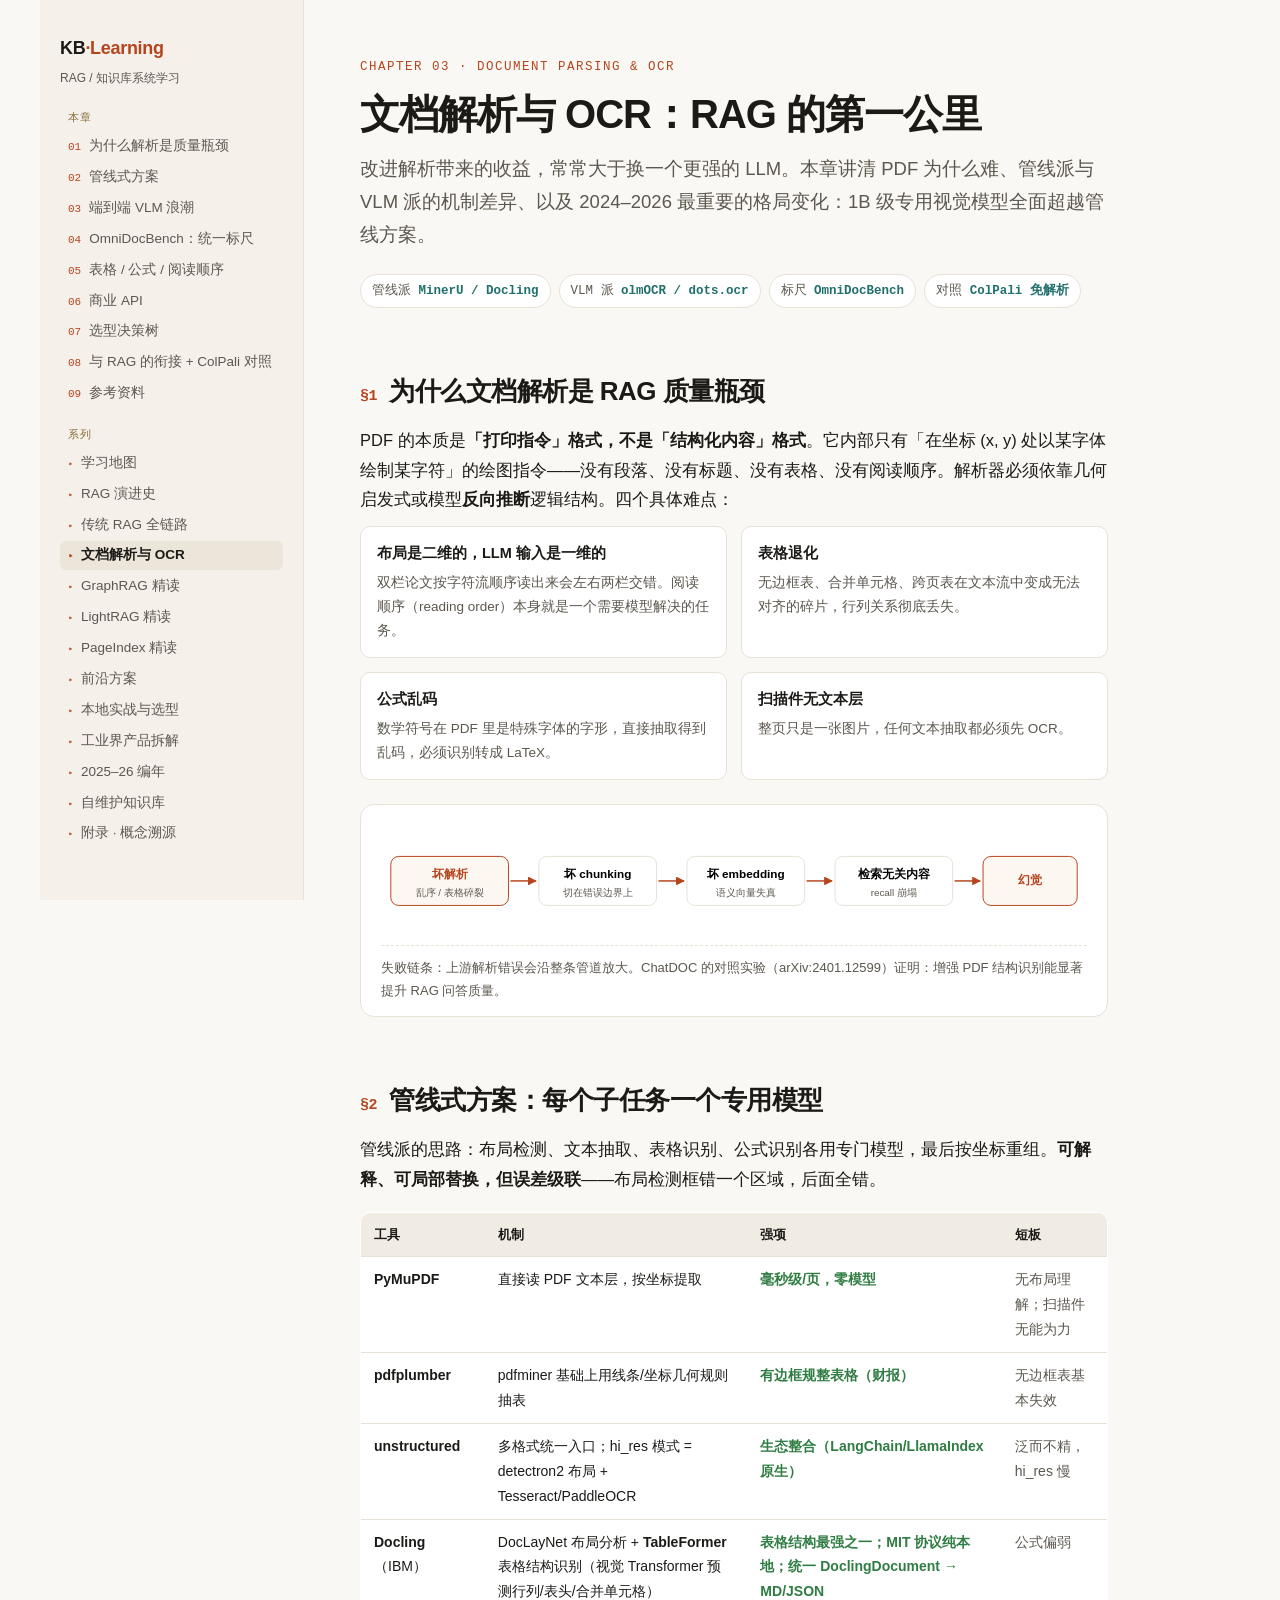
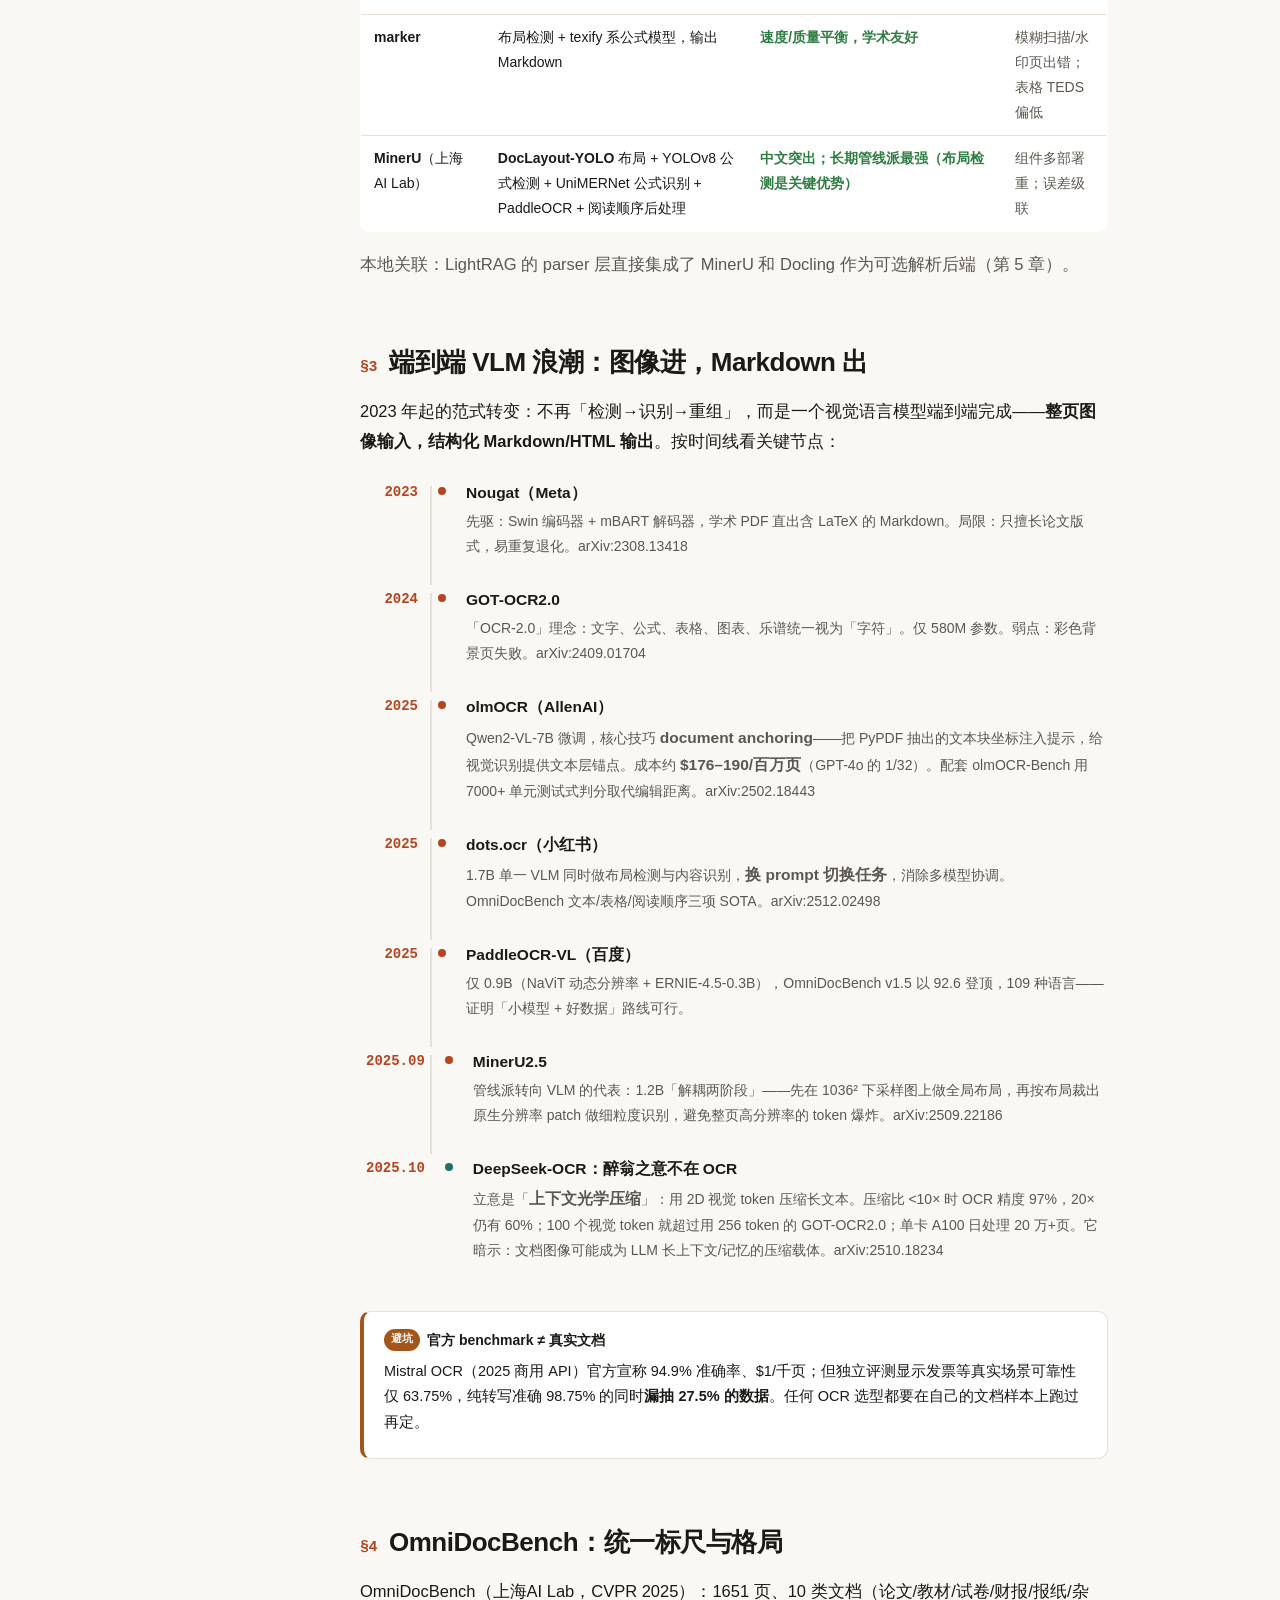
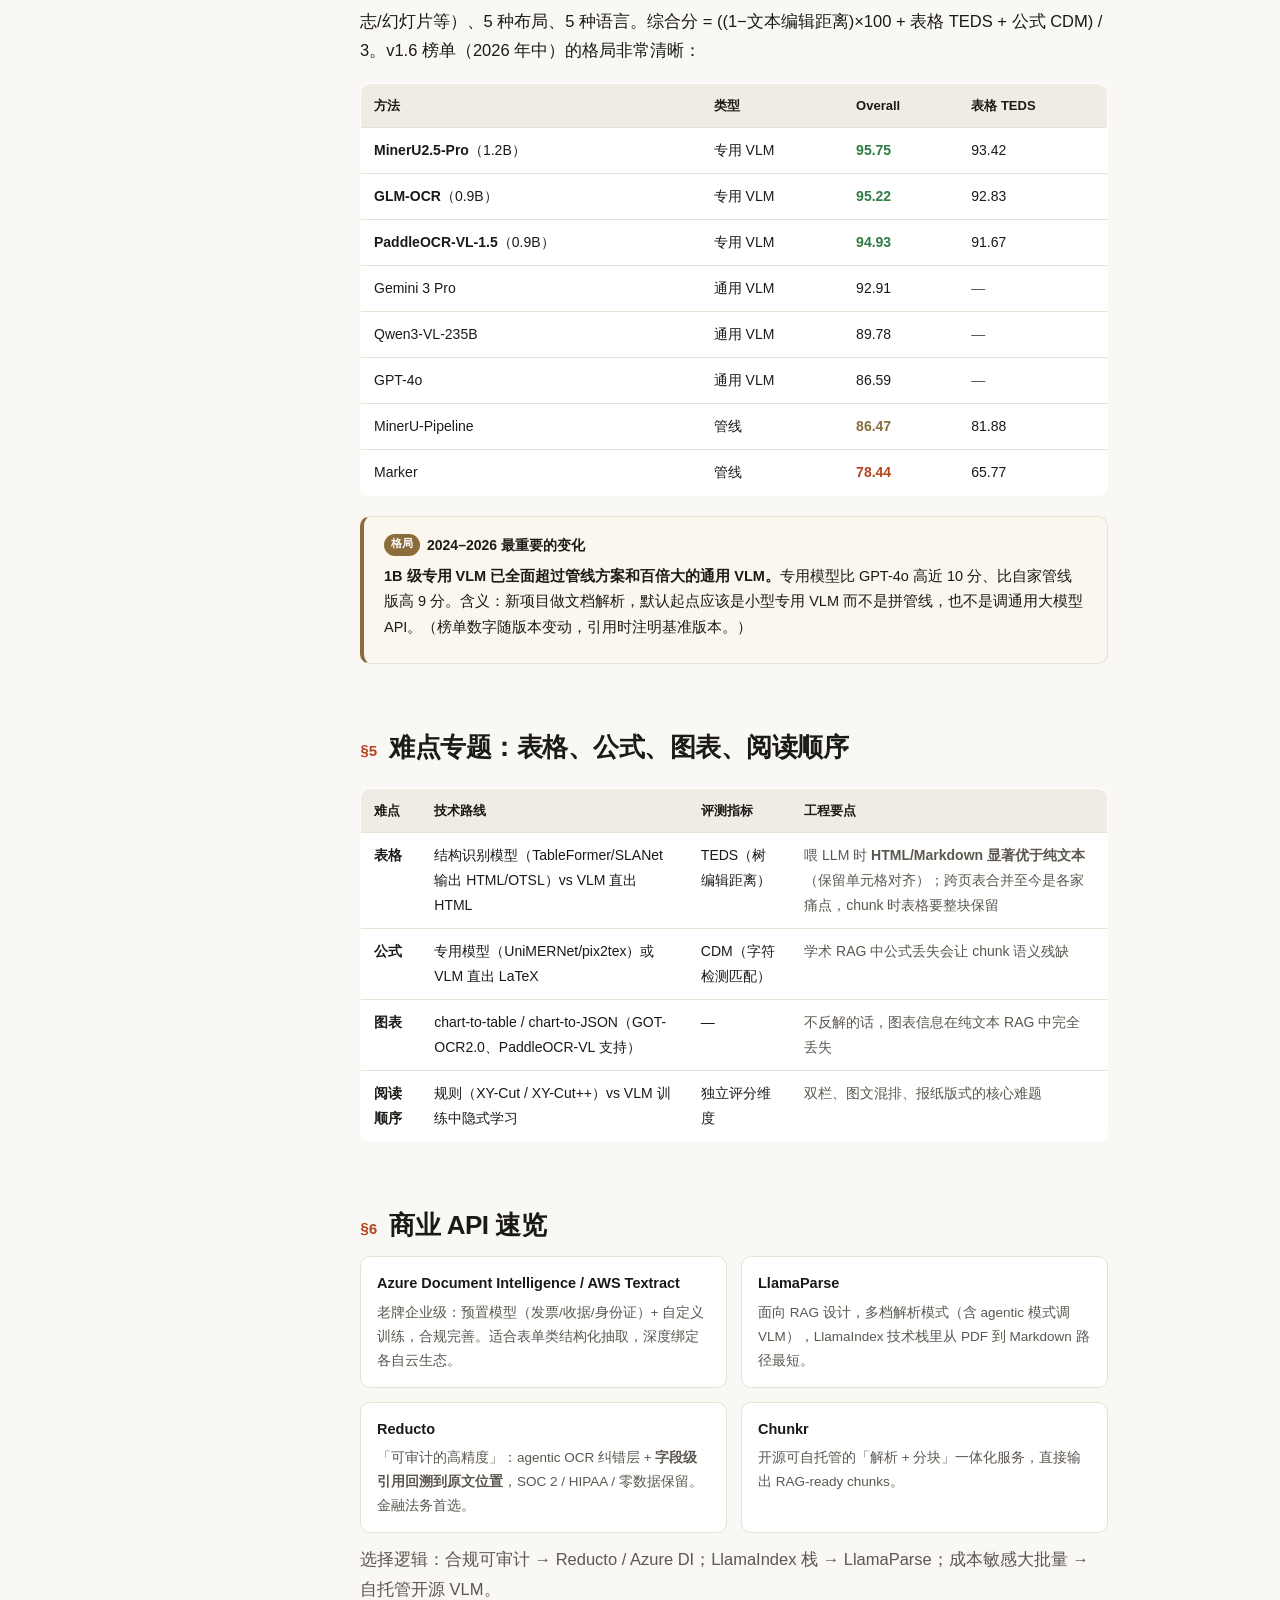
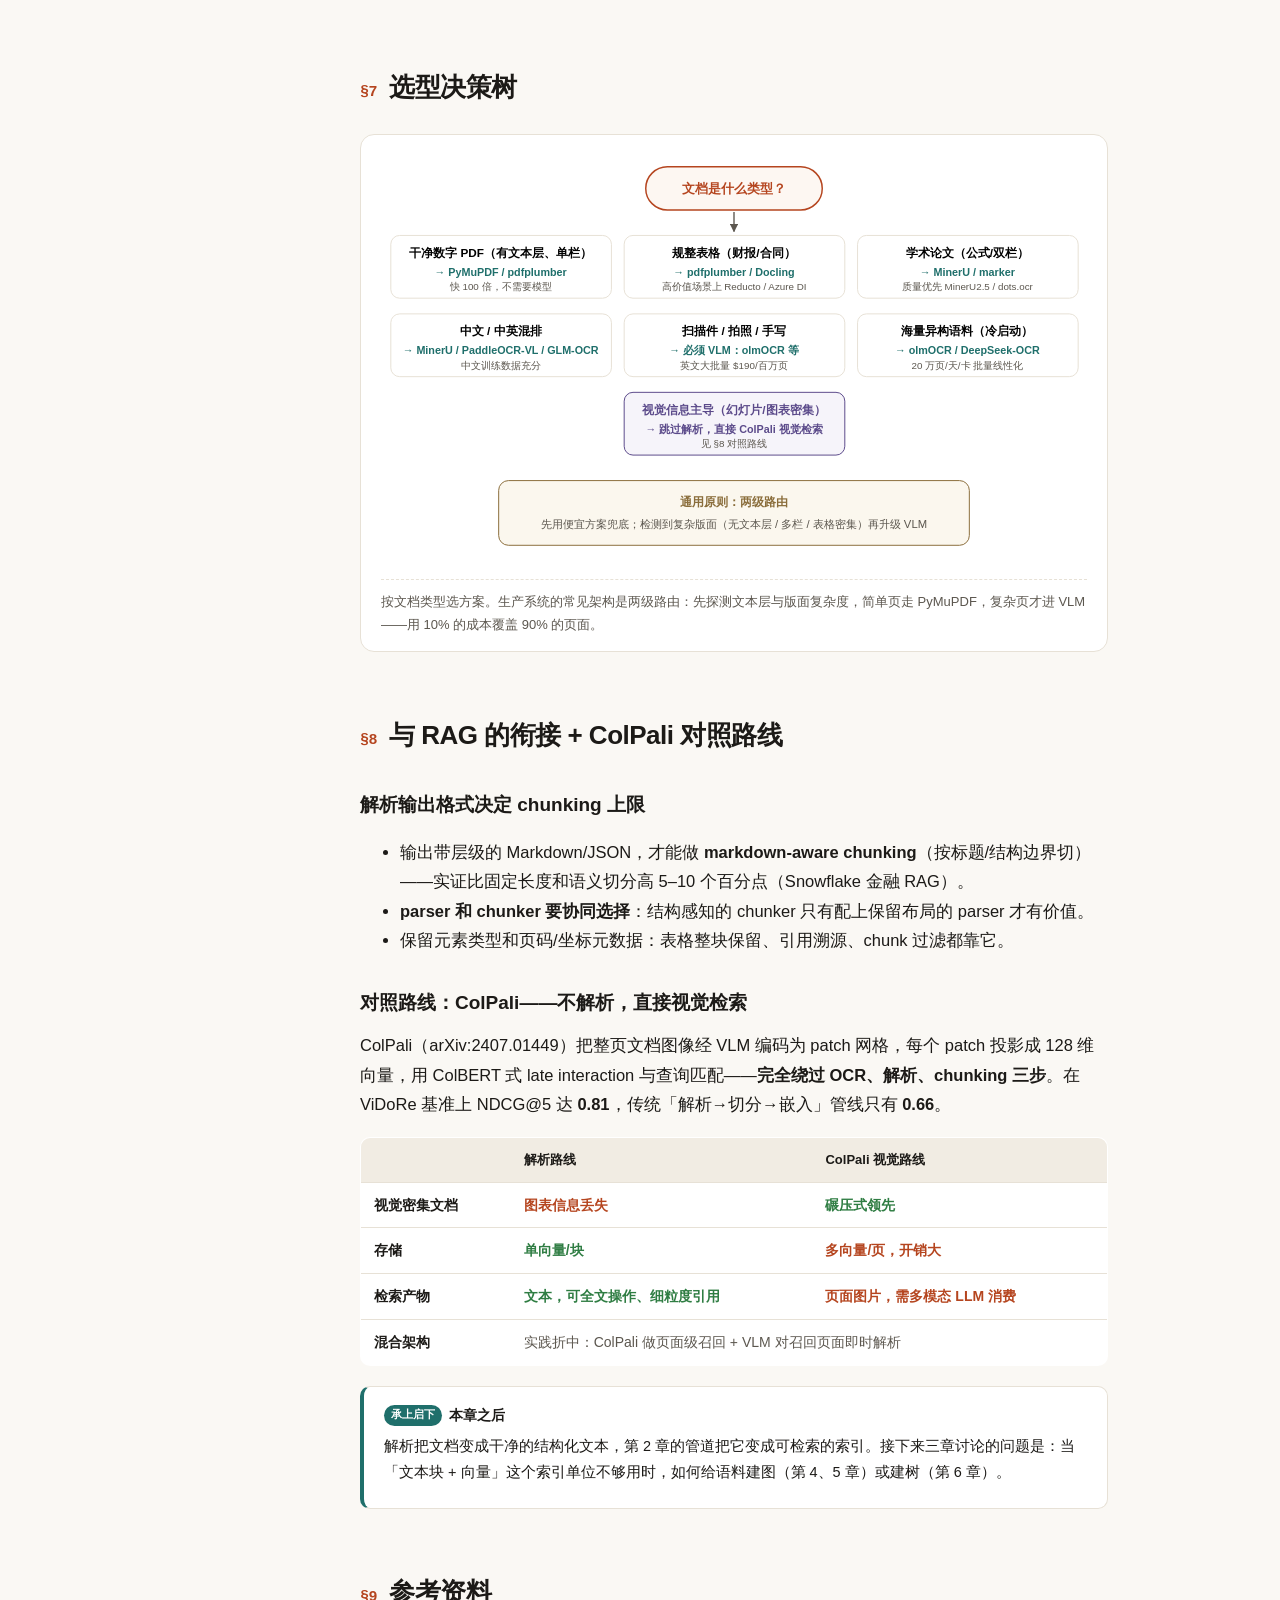
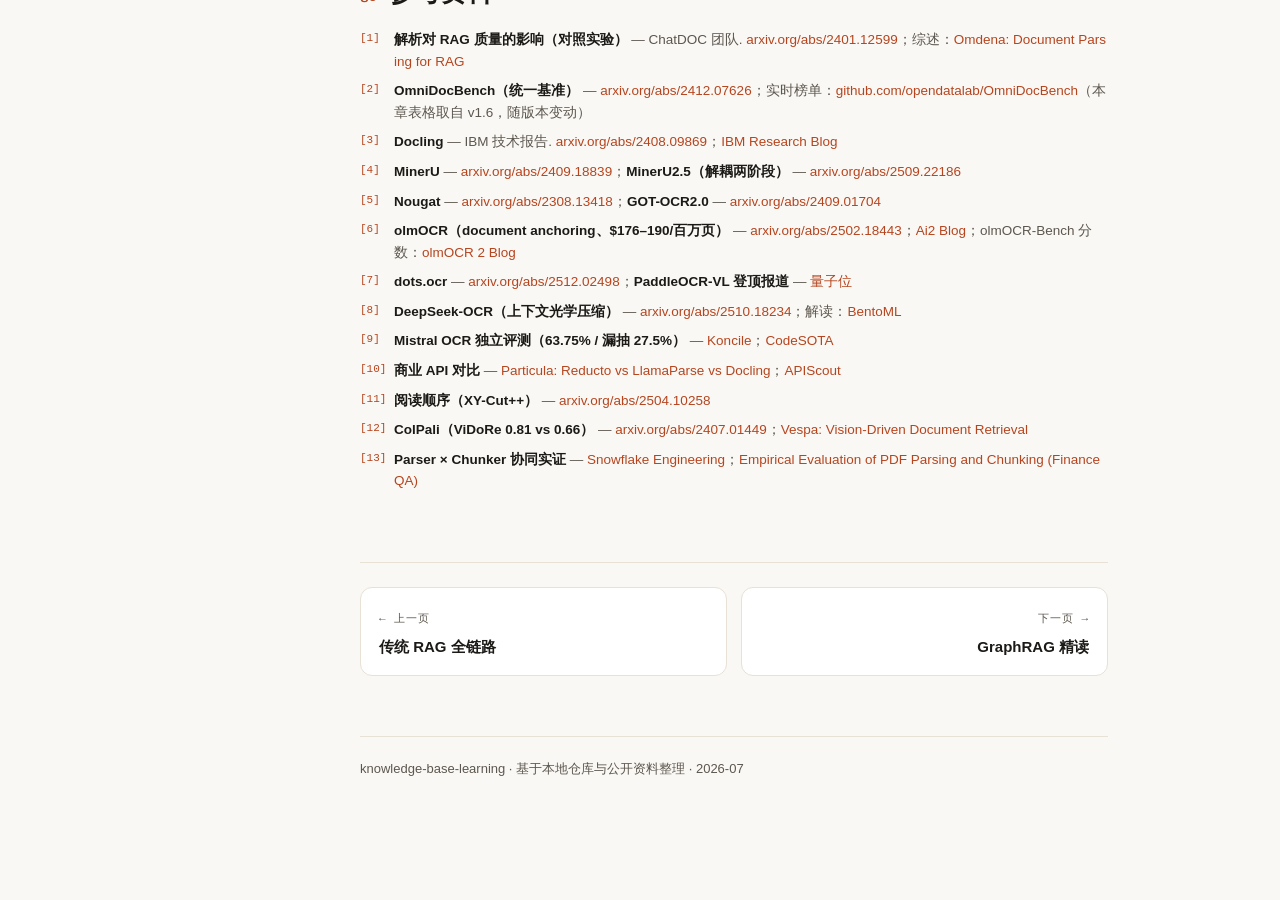
<file: 03-parsing.html>
<!DOCTYPE html>
<html lang="zh-CN">
<head>
<meta charset="UTF-8" />
<meta name="viewport" content="width=device-width, initial-scale=1.0" />
<title>03 · 文档解析与 OCR —— RAG 的第一公里 · 知识库学习</title>
<link rel="stylesheet" href="assets/style.css" />
</head>
<body>
<div class="wrap">
<nav class="toc">
  <div class="brand"><a href="index.html">KB<b>·Learning</b></a></div>
  <div class="tag">RAG / 知识库系统学习</div>
  <div class="grp">本章</div>
  <ol>
    <li><a href="#why">为什么解析是质量瓶颈</a></li>
    <li><a href="#pipeline">管线式方案</a></li>
    <li><a href="#vlm">端到端 VLM 浪潮</a></li>
    <li><a href="#bench">OmniDocBench：统一标尺</a></li>
    <li><a href="#hard">表格 / 公式 / 阅读顺序</a></li>
    <li><a href="#api">商业 API</a></li>
    <li><a href="#decide">选型决策树</a></li>
    <li><a href="#rag">与 RAG 的衔接 + ColPali 对照</a></li>
    <li><a href="#refs">参考资料</a></li>
  </ol>
  <div class="grp">系列</div>
  <ol class="chapters">
    <li><a href="index.html">学习地图</a></li>
    <li><a href="01-history.html">RAG 演进史</a></li>
    <li><a href="02-pipeline.html">传统 RAG 全链路</a></li>
    <li><a href="03-parsing.html" class="cur">文档解析与 OCR</a></li>
    <li><a href="04-graphrag.html">GraphRAG 精读</a></li>
    <li><a href="05-lightrag.html">LightRAG 精读</a></li>
    <li><a href="06-pageindex.html">PageIndex 精读</a></li>
    <li><a href="07-frontier.html">前沿方案</a></li>
    <li><a href="08-practice.html">本地实战与选型</a></li>
    <li><a href="09-industry.html">工业界产品拆解</a></li>
    <li><a href="10-recent.html">2025–26 编年</a></li>
    <li><a href="11-background.html">自维护知识库</a></li>
    <li><a href="appendix-origins.html">附录 · 概念溯源</a></li>
  </ol>
</nav>
<main>
<header class="hero">
  <div class="kicker">Chapter 03 · Document Parsing &amp; OCR</div>
  <h1>文档解析与 OCR：RAG 的第一公里</h1>
  <p class="lead">改进解析带来的收益，常常大于换一个更强的 LLM。本章讲清 PDF 为什么难、管线派与 VLM 派的机制差异、以及 2024–2026 最重要的格局变化：1B 级专用视觉模型全面超越管线方案。</p>
  <div class="pills">
    <span class="pill">管线派 <b>MinerU / Docling</b></span>
    <span class="pill">VLM 派 <b>olmOCR / dots.ocr</b></span>
    <span class="pill">标尺 <b>OmniDocBench</b></span>
    <span class="pill">对照 <b>ColPali 免解析</b></span>
  </div>
</header>

<section id="why">
  <h2><span class="n">§1</span>为什么文档解析是 RAG 质量瓶颈</h2>
  <p>PDF 的本质是<b>「打印指令」格式，不是「结构化内容」格式</b>。它内部只有「在坐标 (x, y) 处以某字体绘制某字符」的绘图指令——没有段落、没有标题、没有表格、没有阅读顺序。解析器必须依靠几何启发式或模型<b>反向推断</b>逻辑结构。四个具体难点：</p>
  <div class="two">
    <div class="mini"><div class="h">布局是二维的，LLM 输入是一维的</div><p>双栏论文按字符流顺序读出来会左右两栏交错。阅读顺序（reading order）本身就是一个需要模型解决的任务。</p></div>
    <div class="mini"><div class="h">表格退化</div><p>无边框表、合并单元格、跨页表在文本流中变成无法对齐的碎片，行列关系彻底丢失。</p></div>
    <div class="mini"><div class="h">公式乱码</div><p>数学符号在 PDF 里是特殊字体的字形，直接抽取得到乱码，必须识别转成 LaTeX。</p></div>
    <div class="mini"><div class="h">扫描件无文本层</div><p>整页只是一张图片，任何文本抽取都必须先 OCR。</p></div>
  </div>
  <figure class="diagram">
    <svg viewBox="0 0 720 110" xmlns="http://www.w3.org/2000/svg" font-family="-apple-system,'PingFang SC',sans-serif">
      <defs><marker id="ar4" viewBox="0 0 10 10" refX="9" refY="5" markerWidth="6" markerHeight="6" orient="auto-start-reverse"><path d="M0,0 L10,5 L0,10 z" fill="#b5451f"/></marker></defs>
      <rect x="10" y="30" width="120" height="50" rx="8" fill="#fdf7f2" stroke="#b5451f"/><text x="70" y="52" text-anchor="middle" font-size="12" font-weight="700" fill="#b5451f">坏解析</text><text x="70" y="70" text-anchor="middle" font-size="10" fill="#5c574f">乱序 / 表格碎裂</text>
      <line x1="132" y1="55" x2="158" y2="55" stroke="#b5451f" stroke-width="1.5" marker-end="url(#ar4)"/>
      <rect x="161" y="30" width="120" height="50" rx="8" fill="#fff" stroke="#e7e1d6"/><text x="221" y="52" text-anchor="middle" font-size="12" font-weight="700">坏 chunking</text><text x="221" y="70" text-anchor="middle" font-size="10" fill="#5c574f">切在错误边界上</text>
      <line x1="283" y1="55" x2="309" y2="55" stroke="#b5451f" stroke-width="1.5" marker-end="url(#ar4)"/>
      <rect x="312" y="30" width="120" height="50" rx="8" fill="#fff" stroke="#e7e1d6"/><text x="372" y="52" text-anchor="middle" font-size="12" font-weight="700">坏 embedding</text><text x="372" y="70" text-anchor="middle" font-size="10" fill="#5c574f">语义向量失真</text>
      <line x1="434" y1="55" x2="460" y2="55" stroke="#b5451f" stroke-width="1.5" marker-end="url(#ar4)"/>
      <rect x="463" y="30" width="120" height="50" rx="8" fill="#fff" stroke="#e7e1d6"/><text x="523" y="52" text-anchor="middle" font-size="12" font-weight="700">检索无关内容</text><text x="523" y="70" text-anchor="middle" font-size="10" fill="#5c574f">recall 崩塌</text>
      <line x1="585" y1="55" x2="611" y2="55" stroke="#b5451f" stroke-width="1.5" marker-end="url(#ar4)"/>
      <rect x="614" y="30" width="96" height="50" rx="8" fill="#fdf7f2" stroke="#b5451f"/><text x="662" y="58" text-anchor="middle" font-size="12" font-weight="700" fill="#b5451f">幻觉</text>
    </svg>
    <figcaption>失败链条：上游解析错误会沿整条管道放大。ChatDOC 的对照实验（arXiv:2401.12599）证明：增强 PDF 结构识别能显著提升 RAG 问答质量。</figcaption>
  </figure>
</section>

<section id="pipeline">
  <h2><span class="n">§2</span>管线式方案：每个子任务一个专用模型</h2>
  <p>管线派的思路：布局检测、文本抽取、表格识别、公式识别各用专门模型，最后按坐标重组。<b>可解释、可局部替换，但误差级联</b>——布局检测框错一个区域，后面全错。</p>
  <table>
    <tr><th>工具</th><th>机制</th><th>强项</th><th>短板</th></tr>
    <tr><td><b>PyMuPDF</b></td><td>直接读 PDF 文本层，按坐标提取</td><td class="good">毫秒级/页，零模型</td><td class="vs">无布局理解；扫描件无能为力</td></tr>
    <tr><td><b>pdfplumber</b></td><td>pdfminer 基础上用线条/坐标几何规则抽表</td><td class="good">有边框规整表格（财报）</td><td class="vs">无边框表基本失效</td></tr>
    <tr><td><b>unstructured</b></td><td>多格式统一入口；hi_res 模式 = detectron2 布局 + Tesseract/PaddleOCR</td><td class="good">生态整合（LangChain/LlamaIndex 原生）</td><td class="vs">泛而不精，hi_res 慢</td></tr>
    <tr><td><b>Docling</b>（IBM）</td><td>DocLayNet 布局分析 + <b>TableFormer</b> 表格结构识别（视觉 Transformer 预测行列/表头/合并单元格）</td><td class="good">表格结构最强之一；MIT 协议纯本地；统一 DoclingDocument → MD/JSON</td><td class="vs">公式偏弱</td></tr>
    <tr><td><b>marker</b></td><td>布局检测 + texify 系公式模型，输出 Markdown</td><td class="good">速度/质量平衡，学术友好</td><td class="vs">模糊扫描/水印页出错；表格 TEDS 偏低</td></tr>
    <tr><td><b>MinerU</b>（上海AI Lab）</td><td><b>DocLayout-YOLO</b> 布局 + YOLOv8 公式检测 + UniMERNet 公式识别 + PaddleOCR + 阅读顺序后处理</td><td class="good">中文突出；长期管线派最强（布局检测是关键优势）</td><td class="vs">组件多部署重；误差级联</td></tr>
  </table>
  <p class="sub">本地关联：LightRAG 的 parser 层直接集成了 MinerU 和 Docling 作为可选解析后端（第 5 章）。</p>
</section>

<section id="vlm">
  <h2><span class="n">§3</span>端到端 VLM 浪潮：图像进，Markdown 出</h2>
  <p>2023 年起的范式转变：不再「检测→识别→重组」，而是一个视觉语言模型端到端完成——<b>整页图像输入，结构化 Markdown/HTML 输出</b>。按时间线看关键节点：</p>
  <div class="timeline">
    <div class="tl"><div class="yr">2023</div><div class="pt"></div><div class="body"><b>Nougat（Meta）</b><div class="d">先驱：Swin 编码器 + mBART 解码器，学术 PDF 直出含 LaTeX 的 Markdown。局限：只擅长论文版式，易重复退化。<span class="anchor-note">arXiv:2308.13418</span></div></div></div>
    <div class="tl"><div class="yr">2024</div><div class="pt"></div><div class="body"><b>GOT-OCR2.0</b><div class="d">「OCR-2.0」理念：文字、公式、表格、图表、乐谱统一视为「字符」。仅 580M 参数。弱点：彩色背景页失败。<span class="anchor-note">arXiv:2409.01704</span></div></div></div>
    <div class="tl"><div class="yr">2025</div><div class="pt"></div><div class="body"><b>olmOCR（AllenAI）</b><div class="d">Qwen2-VL-7B 微调，核心技巧 <b>document anchoring</b>——把 PyPDF 抽出的文本块坐标注入提示，给视觉识别提供文本层锚点。成本约 <b>$176–190/百万页</b>（GPT-4o 的 1/32）。配套 olmOCR-Bench 用 7000+ 单元测试式判分取代编辑距离。<span class="anchor-note">arXiv:2502.18443</span></div></div></div>
    <div class="tl"><div class="yr">2025</div><div class="pt"></div><div class="body"><b>dots.ocr（小红书）</b><div class="d">1.7B 单一 VLM 同时做布局检测与内容识别，<b>换 prompt 切换任务</b>，消除多模型协调。OmniDocBench 文本/表格/阅读顺序三项 SOTA。<span class="anchor-note">arXiv:2512.02498</span></div></div></div>
    <div class="tl"><div class="yr">2025</div><div class="pt"></div><div class="body"><b>PaddleOCR-VL（百度）</b><div class="d">仅 0.9B（NaViT 动态分辨率 + ERNIE-4.5-0.3B），OmniDocBench v1.5 以 92.6 登顶，109 种语言——证明「小模型 + 好数据」路线可行。</div></div></div>
    <div class="tl"><div class="yr">2025.09</div><div class="pt"></div><div class="body"><b>MinerU2.5</b><div class="d">管线派转向 VLM 的代表：1.2B「解耦两阶段」——先在 1036² 下采样图上做全局布局，再按布局裁出原生分辨率 patch 做细粒度识别，避免整页高分辨率的 token 爆炸。<span class="anchor-note">arXiv:2509.22186</span></div></div></div>
    <div class="tl alt"><div class="yr">2025.10</div><div class="pt"></div><div class="body"><b>DeepSeek-OCR：醉翁之意不在 OCR</b><div class="d">立意是「<b>上下文光学压缩</b>」：用 2D 视觉 token 压缩长文本。压缩比 &lt;10× 时 OCR 精度 97%，20× 仍有 60%；100 个视觉 token 就超过用 256 token 的 GOT-OCR2.0；单卡 A100 日处理 20 万+页。它暗示：文档图像可能成为 LLM 长上下文/记忆的压缩载体。<span class="anchor-note">arXiv:2510.18234</span></div></div></div>
  </div>
  <div class="box warn">
    <div class="t"><span class="ic">避坑</span>官方 benchmark ≠ 真实文档</div>
    <p>Mistral OCR（2025 商用 API）官方宣称 94.9% 准确率、$1/千页；但独立评测显示发票等真实场景可靠性仅 63.75%，纯转写准确 98.75% 的同时<b>漏抽 27.5% 的数据</b>。任何 OCR 选型都要在自己的文档样本上跑过再定。</p>
  </div>
</section>

<section id="bench">
  <h2><span class="n">§4</span>OmniDocBench：统一标尺与格局</h2>
  <p>OmniDocBench（上海AI Lab，CVPR 2025）：1651 页、10 类文档（论文/教材/试卷/财报/报纸/杂志/幻灯片等）、5 种布局、5 种语言。综合分 = ((1−文本编辑距离)×100 + 表格 TEDS + 公式 CDM) / 3。v1.6 榜单（2026 年中）的格局非常清晰：</p>
  <table>
    <tr><th>方法</th><th>类型</th><th>Overall</th><th>表格 TEDS</th></tr>
    <tr><td><b>MinerU2.5-Pro</b>（1.2B）</td><td>专用 VLM</td><td class="good">95.75</td><td>93.42</td></tr>
    <tr><td><b>GLM-OCR</b>（0.9B）</td><td>专用 VLM</td><td class="good">95.22</td><td>92.83</td></tr>
    <tr><td><b>PaddleOCR-VL-1.5</b>（0.9B）</td><td>专用 VLM</td><td class="good">94.93</td><td>91.67</td></tr>
    <tr><td>Gemini 3 Pro</td><td>通用 VLM</td><td>92.91</td><td class="vs">—</td></tr>
    <tr><td>Qwen3-VL-235B</td><td>通用 VLM</td><td>89.78</td><td class="vs">—</td></tr>
    <tr><td>GPT-4o</td><td>通用 VLM</td><td>86.59</td><td class="vs">—</td></tr>
    <tr><td>MinerU-Pipeline</td><td>管线</td><td class="mid">86.47</td><td>81.88</td></tr>
    <tr><td>Marker</td><td>管线</td><td class="bad">78.44</td><td>65.77</td></tr>
  </table>
  <div class="box key">
    <div class="t"><span class="ic">格局</span>2024–2026 最重要的变化</div>
    <p><b>1B 级专用 VLM 已全面超过管线方案和百倍大的通用 VLM。</b>专用模型比 GPT-4o 高近 10 分、比自家管线版高 9 分。含义：新项目做文档解析，默认起点应该是小型专用 VLM 而不是拼管线，也不是调通用大模型 API。（榜单数字随版本变动，引用时注明基准版本。）</p>
  </div>
</section>

<section id="hard">
  <h2><span class="n">§5</span>难点专题：表格、公式、图表、阅读顺序</h2>
  <table>
    <tr><th>难点</th><th>技术路线</th><th>评测指标</th><th>工程要点</th></tr>
    <tr><td><b>表格</b></td><td>结构识别模型（TableFormer/SLANet 输出 HTML/OTSL）vs VLM 直出 HTML</td><td>TEDS（树编辑距离）</td><td class="vs">喂 LLM 时 <b>HTML/Markdown 显著优于纯文本</b>（保留单元格对齐）；跨页表合并至今是各家痛点，chunk 时表格要整块保留</td></tr>
    <tr><td><b>公式</b></td><td>专用模型（UniMERNet/pix2tex）或 VLM 直出 LaTeX</td><td>CDM（字符检测匹配）</td><td class="vs">学术 RAG 中公式丢失会让 chunk 语义残缺</td></tr>
    <tr><td><b>图表</b></td><td>chart-to-table / chart-to-JSON（GOT-OCR2.0、PaddleOCR-VL 支持）</td><td>—</td><td class="vs">不反解的话，图表信息在纯文本 RAG 中完全丢失</td></tr>
    <tr><td><b>阅读顺序</b></td><td>规则（XY-Cut / XY-Cut++）vs VLM 训练中隐式学习</td><td>独立评分维度</td><td class="vs">双栏、图文混排、报纸版式的核心难题</td></tr>
  </table>
</section>

<section id="api">
  <h2><span class="n">§6</span>商业 API 速览</h2>
  <div class="two">
    <div class="mini"><div class="h">Azure Document Intelligence / AWS Textract</div><p>老牌企业级：预置模型（发票/收据/身份证）+ 自定义训练，合规完善。适合表单类结构化抽取，深度绑定各自云生态。</p></div>
    <div class="mini"><div class="h">LlamaParse</div><p>面向 RAG 设计，多档解析模式（含 agentic 模式调 VLM），LlamaIndex 技术栈里从 PDF 到 Markdown 路径最短。</p></div>
    <div class="mini"><div class="h">Reducto</div><p>「可审计的高精度」：agentic OCR 纠错层 + <b>字段级引用回溯到原文位置</b>，SOC 2 / HIPAA / 零数据保留。金融法务首选。</p></div>
    <div class="mini"><div class="h">Chunkr</div><p>开源可自托管的「解析 + 分块」一体化服务，直接输出 RAG-ready chunks。</p></div>
  </div>
  <p class="sub">选择逻辑：合规可审计 → Reducto / Azure DI；LlamaIndex 栈 → LlamaParse；成本敏感大批量 → 自托管开源 VLM。</p>
</section>

<section id="decide">
  <h2><span class="n">§7</span>选型决策树</h2>
  <figure class="diagram">
    <svg viewBox="0 0 720 420" xmlns="http://www.w3.org/2000/svg" font-family="-apple-system,'PingFang SC',sans-serif">
      <defs><marker id="ar5" viewBox="0 0 10 10" refX="9" refY="5" markerWidth="6" markerHeight="6" orient="auto-start-reverse"><path d="M0,0 L10,5 L0,10 z" fill="#5c574f"/></marker></defs>
      <rect x="270" y="10" width="180" height="44" rx="22" fill="#fdf7f2" stroke="#b5451f" stroke-width="1.5"/>
      <text x="360" y="37" text-anchor="middle" font-size="13" font-weight="800" fill="#b5451f">文档是什么类型？</text>
      <line x1="360" y1="56" x2="360" y2="76" stroke="#5c574f" stroke-width="1.4" marker-end="url(#ar5)"/>
      <!-- row 1 -->
      <rect x="10" y="80" width="225" height="64" rx="9" fill="#fff" stroke="#e7e1d6"/>
      <text x="122" y="102" text-anchor="middle" font-size="12" font-weight="700">干净数字 PDF（有文本层、单栏）</text>
      <text x="122" y="121" text-anchor="middle" font-size="11" fill="#1f6f6b" font-weight="700">→ PyMuPDF / pdfplumber</text>
      <text x="122" y="136" text-anchor="middle" font-size="10" fill="#5c574f">快 100 倍，不需要模型</text>
      <rect x="248" y="80" width="225" height="64" rx="9" fill="#fff" stroke="#e7e1d6"/>
      <text x="360" y="102" text-anchor="middle" font-size="12" font-weight="700">规整表格（财报/合同）</text>
      <text x="360" y="121" text-anchor="middle" font-size="11" fill="#1f6f6b" font-weight="700">→ pdfplumber / Docling</text>
      <text x="360" y="136" text-anchor="middle" font-size="10" fill="#5c574f">高价值场景上 Reducto / Azure DI</text>
      <rect x="486" y="80" width="225" height="64" rx="9" fill="#fff" stroke="#e7e1d6"/>
      <text x="598" y="102" text-anchor="middle" font-size="12" font-weight="700">学术论文（公式/双栏）</text>
      <text x="598" y="121" text-anchor="middle" font-size="11" fill="#1f6f6b" font-weight="700">→ MinerU / marker</text>
      <text x="598" y="136" text-anchor="middle" font-size="10" fill="#5c574f">质量优先 MinerU2.5 / dots.ocr</text>
      <!-- row 2 -->
      <rect x="10" y="160" width="225" height="64" rx="9" fill="#fff" stroke="#e7e1d6"/>
      <text x="122" y="182" text-anchor="middle" font-size="12" font-weight="700">中文 / 中英混排</text>
      <text x="122" y="201" text-anchor="middle" font-size="11" fill="#1f6f6b" font-weight="700">→ MinerU / PaddleOCR-VL / GLM-OCR</text>
      <text x="122" y="216" text-anchor="middle" font-size="10" fill="#5c574f">中文训练数据充分</text>
      <rect x="248" y="160" width="225" height="64" rx="9" fill="#fff" stroke="#e7e1d6"/>
      <text x="360" y="182" text-anchor="middle" font-size="12" font-weight="700">扫描件 / 拍照 / 手写</text>
      <text x="360" y="201" text-anchor="middle" font-size="11" fill="#1f6f6b" font-weight="700">→ 必须 VLM：olmOCR 等</text>
      <text x="360" y="216" text-anchor="middle" font-size="10" fill="#5c574f">英文大批量 $190/百万页</text>
      <rect x="486" y="160" width="225" height="64" rx="9" fill="#fff" stroke="#e7e1d6"/>
      <text x="598" y="182" text-anchor="middle" font-size="12" font-weight="700">海量异构语料（冷启动）</text>
      <text x="598" y="201" text-anchor="middle" font-size="11" fill="#1f6f6b" font-weight="700">→ olmOCR / DeepSeek-OCR</text>
      <text x="598" y="216" text-anchor="middle" font-size="10" fill="#5c574f">20 万页/天/卡 批量线性化</text>
      <!-- row 3 -->
      <rect x="248" y="240" width="225" height="64" rx="9" fill="#f6f4fa" stroke="#5b4a8a"/>
      <text x="360" y="262" text-anchor="middle" font-size="12" font-weight="700" fill="#5b4a8a">视觉信息主导（幻灯片/图表密集）</text>
      <text x="360" y="281" text-anchor="middle" font-size="11" fill="#5b4a8a" font-weight="700">→ 跳过解析，直接 ColPali 视觉检索</text>
      <text x="360" y="296" text-anchor="middle" font-size="10" fill="#5c574f">见 §8 对照路线</text>
      <!-- principle -->
      <rect x="120" y="330" width="480" height="66" rx="10" fill="#fbf7ee" stroke="#8a6d3b"/>
      <text x="360" y="356" text-anchor="middle" font-size="12.5" font-weight="800" fill="#8a6d3b">通用原则：两级路由</text>
      <text x="360" y="378" text-anchor="middle" font-size="11.5" fill="#5c574f">先用便宜方案兜底；检测到复杂版面（无文本层 / 多栏 / 表格密集）再升级 VLM</text>
    </svg>
    <figcaption>按文档类型选方案。生产系统的常见架构是两级路由：先探测文本层与版面复杂度，简单页走 PyMuPDF，复杂页才进 VLM——用 10% 的成本覆盖 90% 的页面。</figcaption>
  </figure>
</section>

<section id="rag">
  <h2><span class="n">§8</span>与 RAG 的衔接 + ColPali 对照路线</h2>
  <h3>解析输出格式决定 chunking 上限</h3>
  <ul>
    <li>输出带层级的 Markdown/JSON，才能做 <b>markdown-aware chunking</b>（按标题/结构边界切）——实证比固定长度和语义切分高 5–10 个百分点（Snowflake 金融 RAG）。</li>
    <li><b>parser 和 chunker 要协同选择</b>：结构感知的 chunker 只有配上保留布局的 parser 才有价值。</li>
    <li>保留元素类型和页码/坐标元数据：表格整块保留、引用溯源、chunk 过滤都靠它。</li>
  </ul>
  <h3>对照路线：ColPali——不解析，直接视觉检索</h3>
  <p>ColPali（arXiv:2407.01449）把整页文档图像经 VLM 编码为 patch 网格，每个 patch 投影成 128 维向量，用 ColBERT 式 late interaction 与查询匹配——<b>完全绕过 OCR、解析、chunking 三步</b>。在 ViDoRe 基准上 NDCG@5 达 <b>0.81</b>，传统「解析→切分→嵌入」管线只有 <b>0.66</b>。</p>
  <table>
    <tr><th></th><th>解析路线</th><th>ColPali 视觉路线</th></tr>
    <tr><td><b>视觉密集文档</b></td><td class="bad">图表信息丢失</td><td class="good">碾压式领先</td></tr>
    <tr><td><b>存储</b></td><td class="good">单向量/块</td><td class="bad">多向量/页，开销大</td></tr>
    <tr><td><b>检索产物</b></td><td class="good">文本，可全文操作、细粒度引用</td><td class="bad">页面图片，需多模态 LLM 消费</td></tr>
    <tr><td><b>混合架构</b></td><td colspan="2" class="vs">实践折中：ColPali 做页面级召回 + VLM 对召回页面即时解析</td></tr>
  </table>
  <div class="box tip">
    <div class="t"><span class="ic">承上启下</span>本章之后</div>
    <p>解析把文档变成干净的结构化文本，第 2 章的管道把它变成可检索的索引。接下来三章讨论的问题是：当「文本块 + 向量」这个索引单位不够用时，如何给语料建图（第 4、5 章）或建树（第 6 章）。</p>
  </div>
</section>

<section id="refs" class="refs">
  <h2><span class="n">§9</span>参考资料</h2>
  <ul>
    <li><span class="rt">解析对 RAG 质量的影响（对照实验）</span> — ChatDOC 团队. <a href="https://arxiv.org/abs/2401.12599">arxiv.org/abs/2401.12599</a>；综述：<a href="https://www.omdena.com/blog/document-parsing-for-rag">Omdena: Document Parsing for RAG</a></li>
    <li><span class="rt">OmniDocBench（统一基准）</span> — <a href="https://arxiv.org/abs/2412.07626">arxiv.org/abs/2412.07626</a>；实时榜单：<a href="https://github.com/opendatalab/OmniDocBench">github.com/opendatalab/OmniDocBench</a>（本章表格取自 v1.6，随版本变动）</li>
    <li><span class="rt">Docling</span> — IBM 技术报告. <a href="https://arxiv.org/abs/2408.09869">arxiv.org/abs/2408.09869</a>；<a href="https://research.ibm.com/blog/docling-generative-AI">IBM Research Blog</a></li>
    <li><span class="rt">MinerU</span> — <a href="https://arxiv.org/abs/2409.18839">arxiv.org/abs/2409.18839</a>；<span class="rt">MinerU2.5（解耦两阶段）</span> — <a href="https://arxiv.org/abs/2509.22186">arxiv.org/abs/2509.22186</a></li>
    <li><span class="rt">Nougat</span> — <a href="https://arxiv.org/abs/2308.13418">arxiv.org/abs/2308.13418</a>；<span class="rt">GOT-OCR2.0</span> — <a href="https://arxiv.org/abs/2409.01704">arxiv.org/abs/2409.01704</a></li>
    <li><span class="rt">olmOCR（document anchoring、$176–190/百万页）</span> — <a href="https://arxiv.org/abs/2502.18443">arxiv.org/abs/2502.18443</a>；<a href="https://allenai.org/blog/olmocr">Ai2 Blog</a>；olmOCR-Bench 分数：<a href="https://allenai.org/blog/olmocr-2">olmOCR 2 Blog</a></li>
    <li><span class="rt">dots.ocr</span> — <a href="https://arxiv.org/abs/2512.02498">arxiv.org/abs/2512.02498</a>；<span class="rt">PaddleOCR-VL 登顶报道</span> — <a href="https://www.qbitai.com/2025/10/342941.html">量子位</a></li>
    <li><span class="rt">DeepSeek-OCR（上下文光学压缩）</span> — <a href="https://arxiv.org/abs/2510.18234">arxiv.org/abs/2510.18234</a>；解读：<a href="https://www.bentoml.com/blog/deepseek-ocr-contexts-optical-compression-explained">BentoML</a></li>
    <li><span class="rt">Mistral OCR 独立评测（63.75% / 漏抽 27.5%）</span> — <a href="https://www.koncile.ai/en/ressources/mistral-ai-vs-chatgpt-reliable-solution-ocr-2025">Koncile</a>；<a href="https://www.codesota.com/ocr/mistral-ocr-3">CodeSOTA</a></li>
    <li><span class="rt">商业 API 对比</span> — <a href="https://particula.tech/blog/document-parsing-rag-reducto-llamaparse-unstructured-docling">Particula: Reducto vs LlamaParse vs Docling</a>；<a href="https://apiscout.dev/guides/llamaparse-vs-reducto-best-document-ai-api-2026">APIScout</a></li>
    <li><span class="rt">阅读顺序（XY-Cut++）</span> — <a href="https://arxiv.org/abs/2504.10258">arxiv.org/abs/2504.10258</a></li>
    <li><span class="rt">ColPali（ViDoRe 0.81 vs 0.66）</span> — <a href="https://arxiv.org/abs/2407.01449">arxiv.org/abs/2407.01449</a>；<a href="https://blog.vespa.ai/the-rise-of-vision-driven-document-retrieval-for-rag/">Vespa: Vision-Driven Document Retrieval</a></li>
    <li><span class="rt">Parser × Chunker 协同实证</span> — <a href="https://www.snowflake.com/en/blog/engineering/impact-retrieval-chunking-finance-rag/">Snowflake Engineering</a>；<a href="https://www.researchgate.net/publication/403823978_Empirical_Evaluation_of_PDF_Parsing_and_Chunking_for_Financial_Question_Answering_with_RAG">Empirical Evaluation of PDF Parsing and Chunking (Finance QA)</a></li>
  </ul>
</section>

<div class="pagenav">
  <a href="02-pipeline.html"><span class="lbl">← 上一页</span><div class="ti">传统 RAG 全链路</div></a>
  <a href="04-graphrag.html" class="next"><span class="lbl">下一页 →</span><div class="ti">GraphRAG 精读</div></a>
</div>
<footer>knowledge-base-learning · 基于本地仓库与公开资料整理 · 2026-07</footer>
</main>
</div>
</body>
</html>
</file>
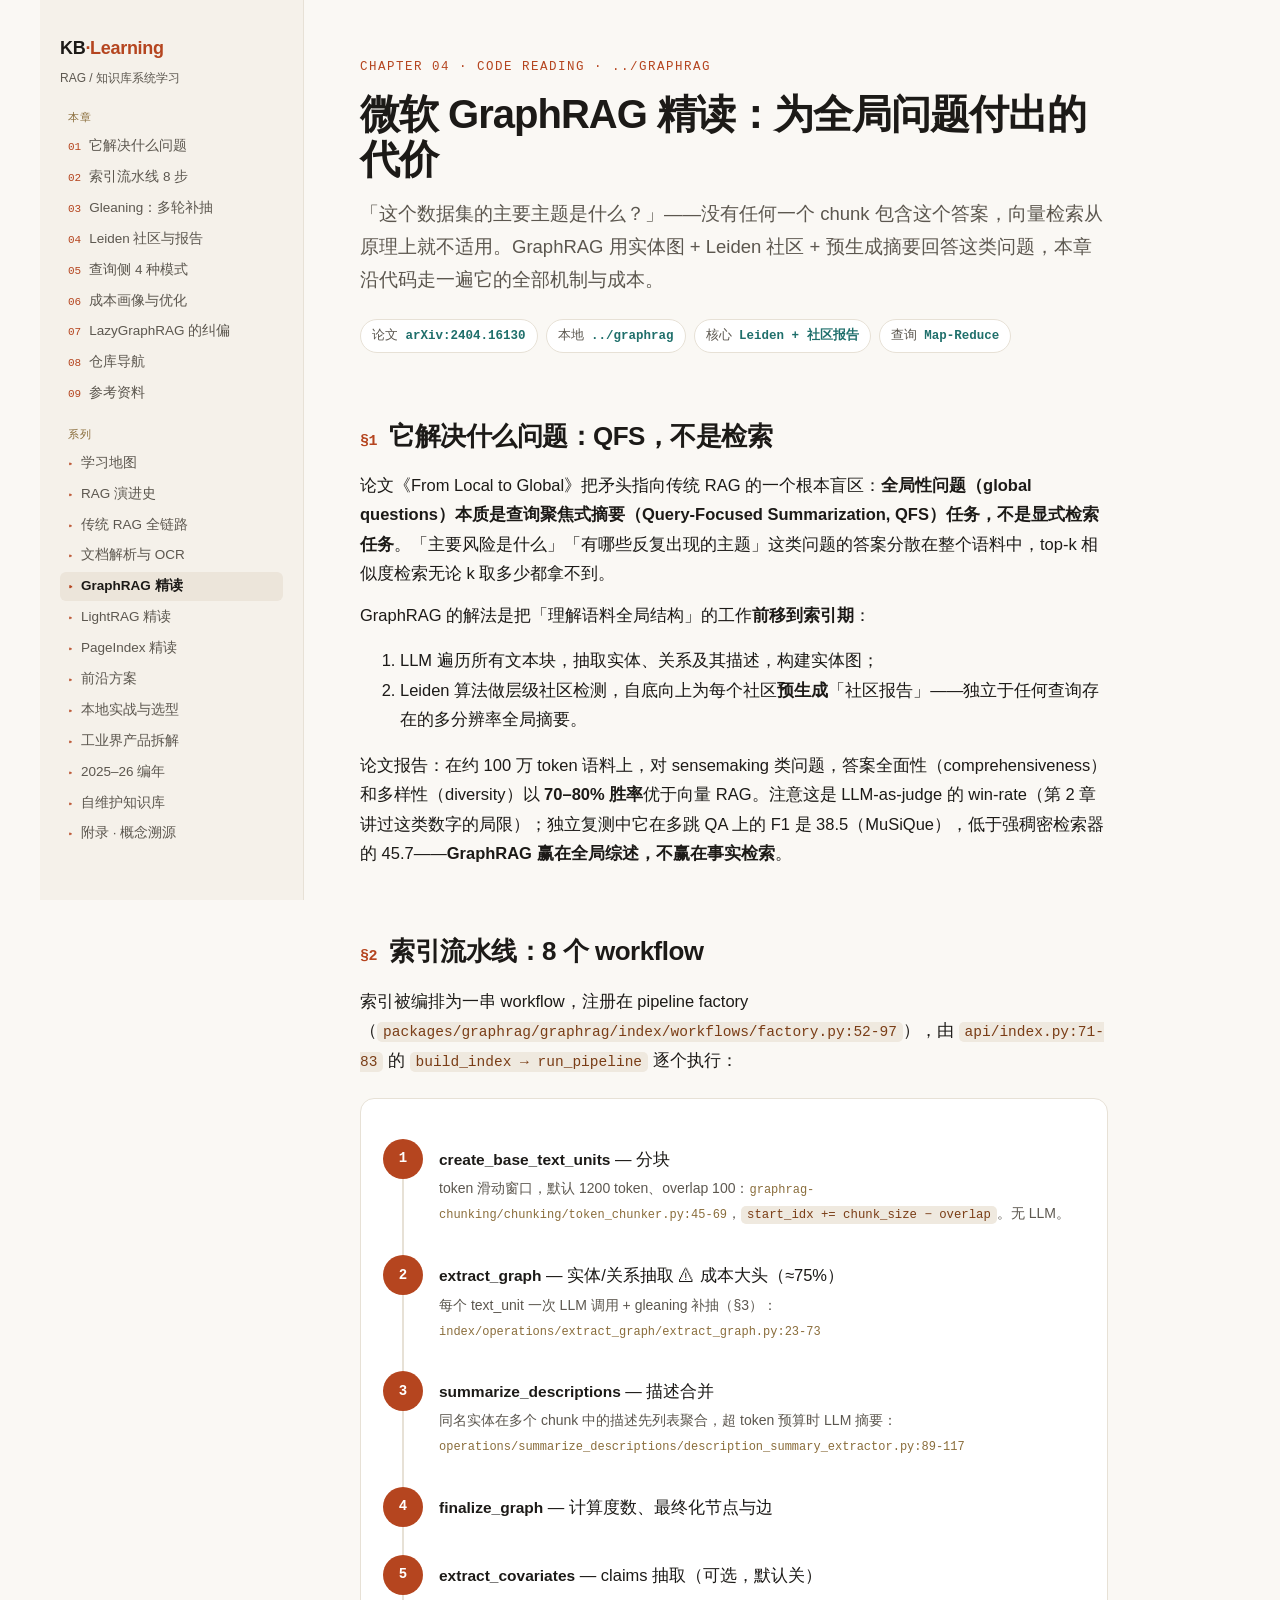
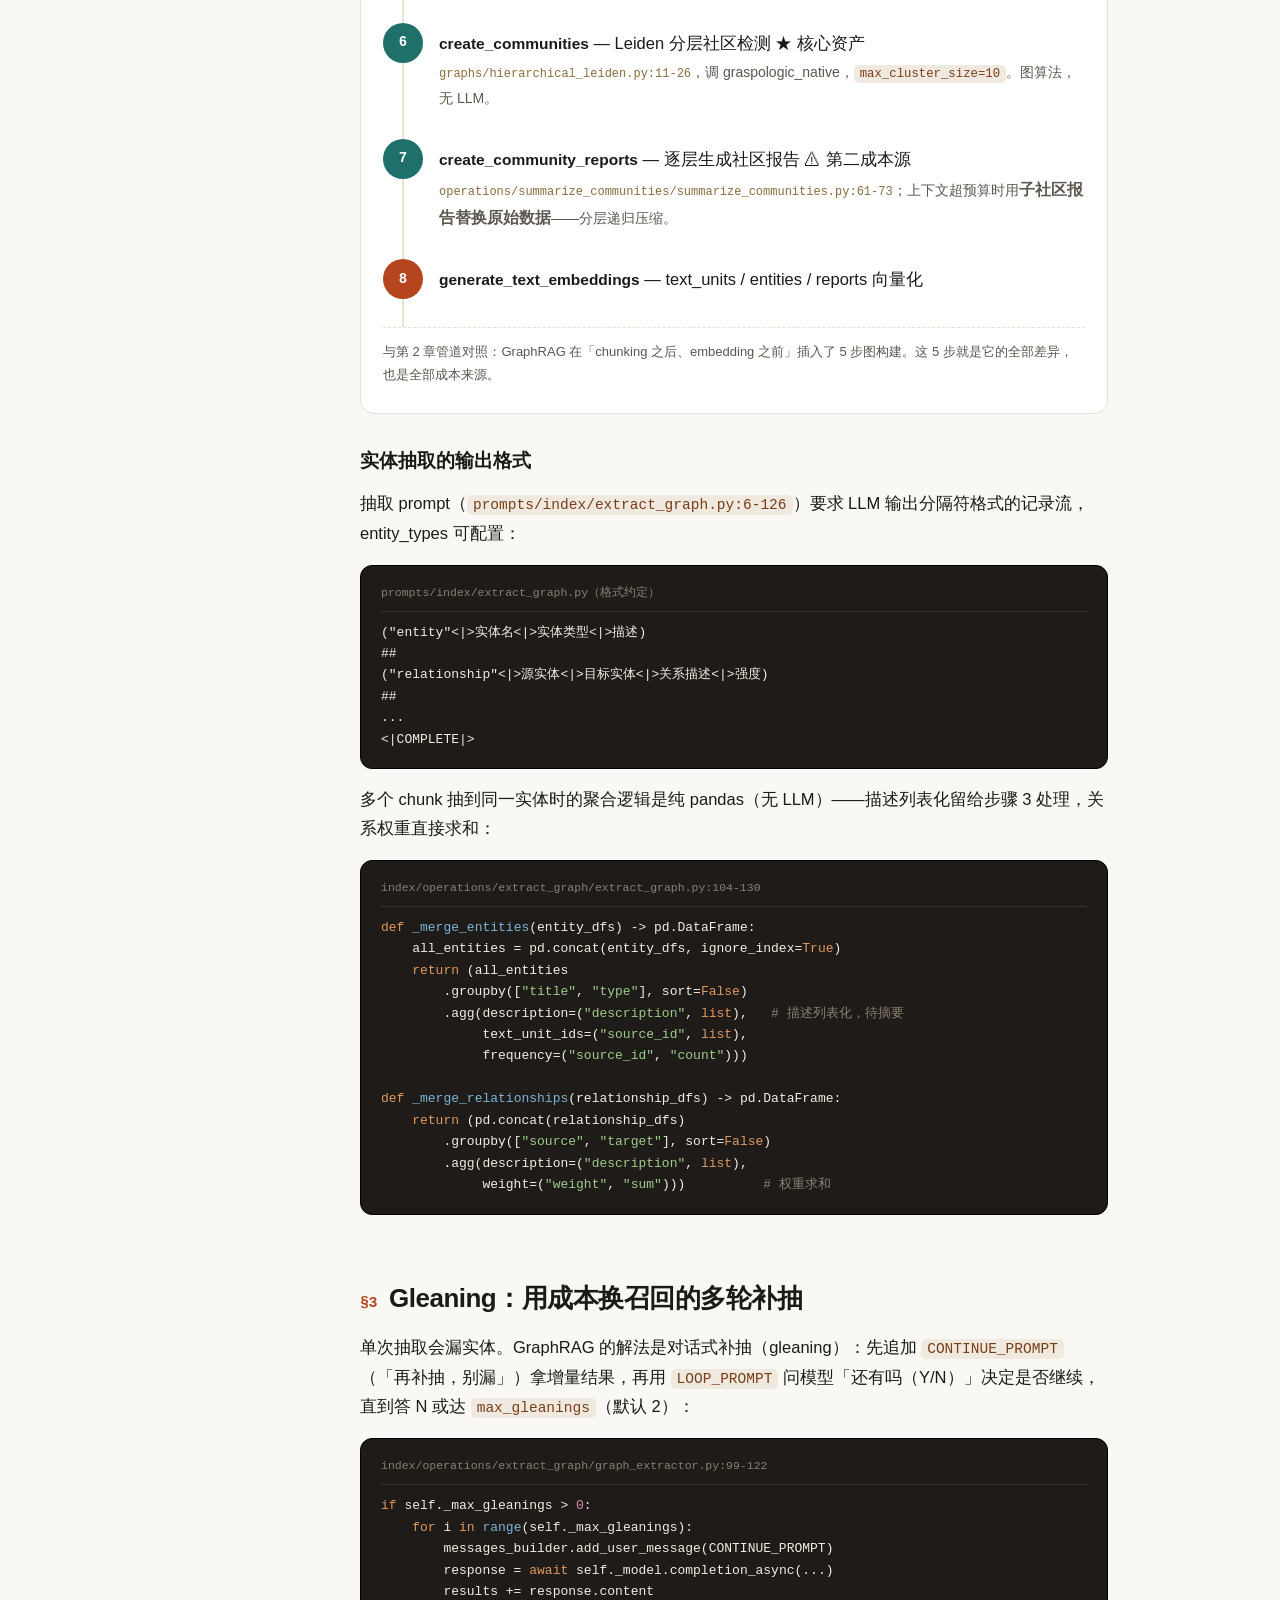
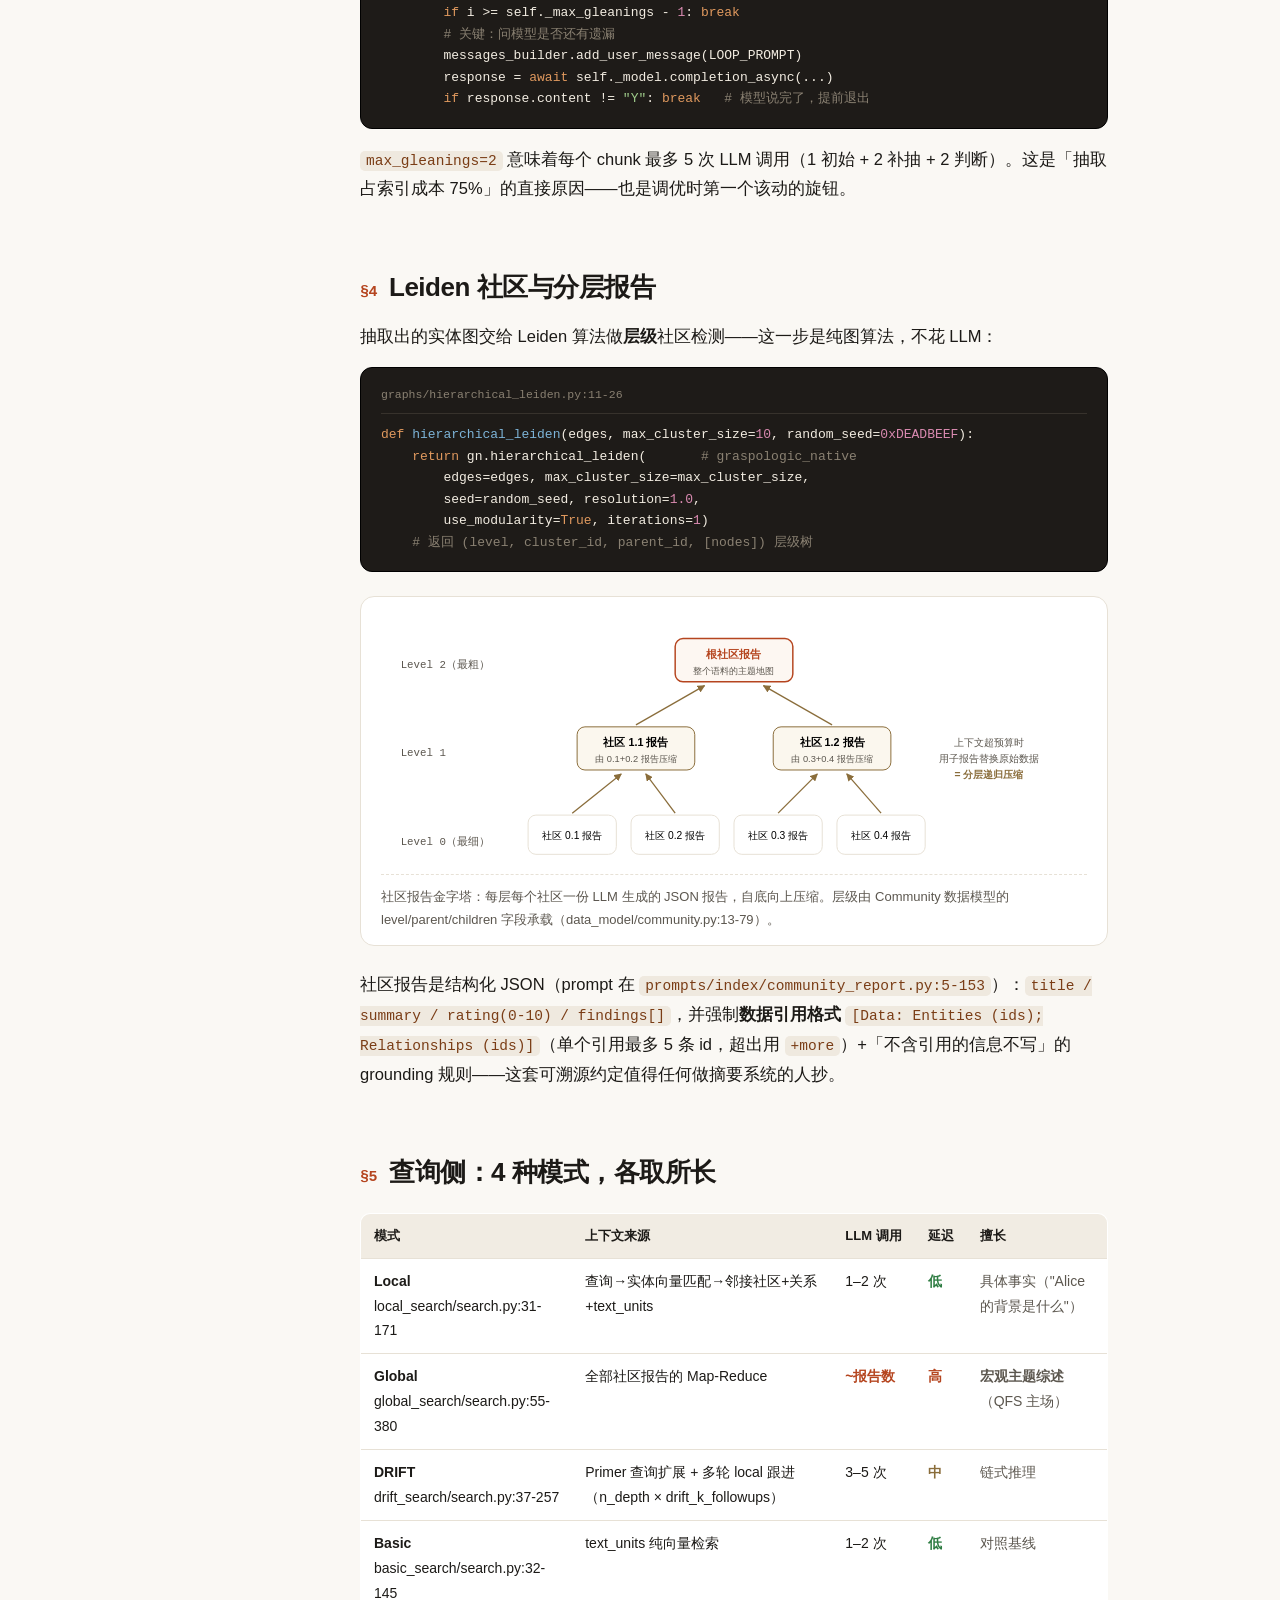
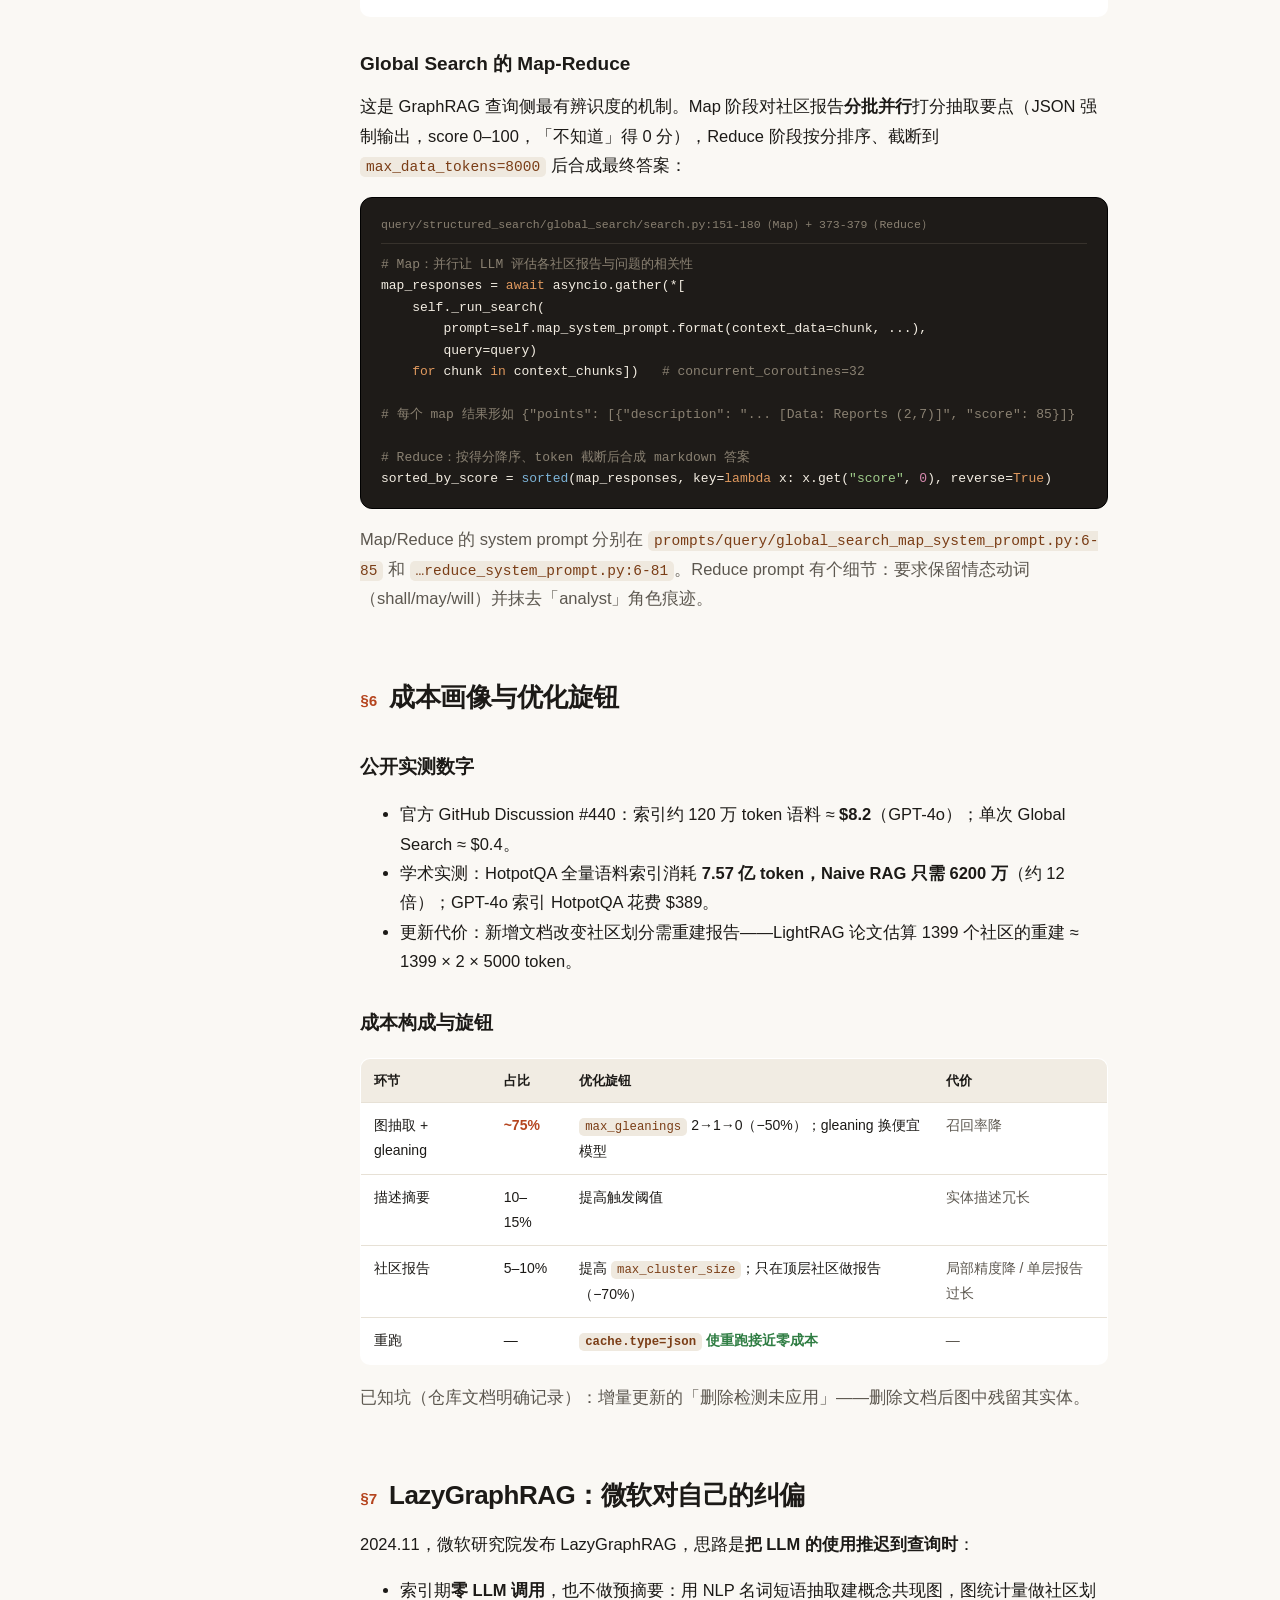
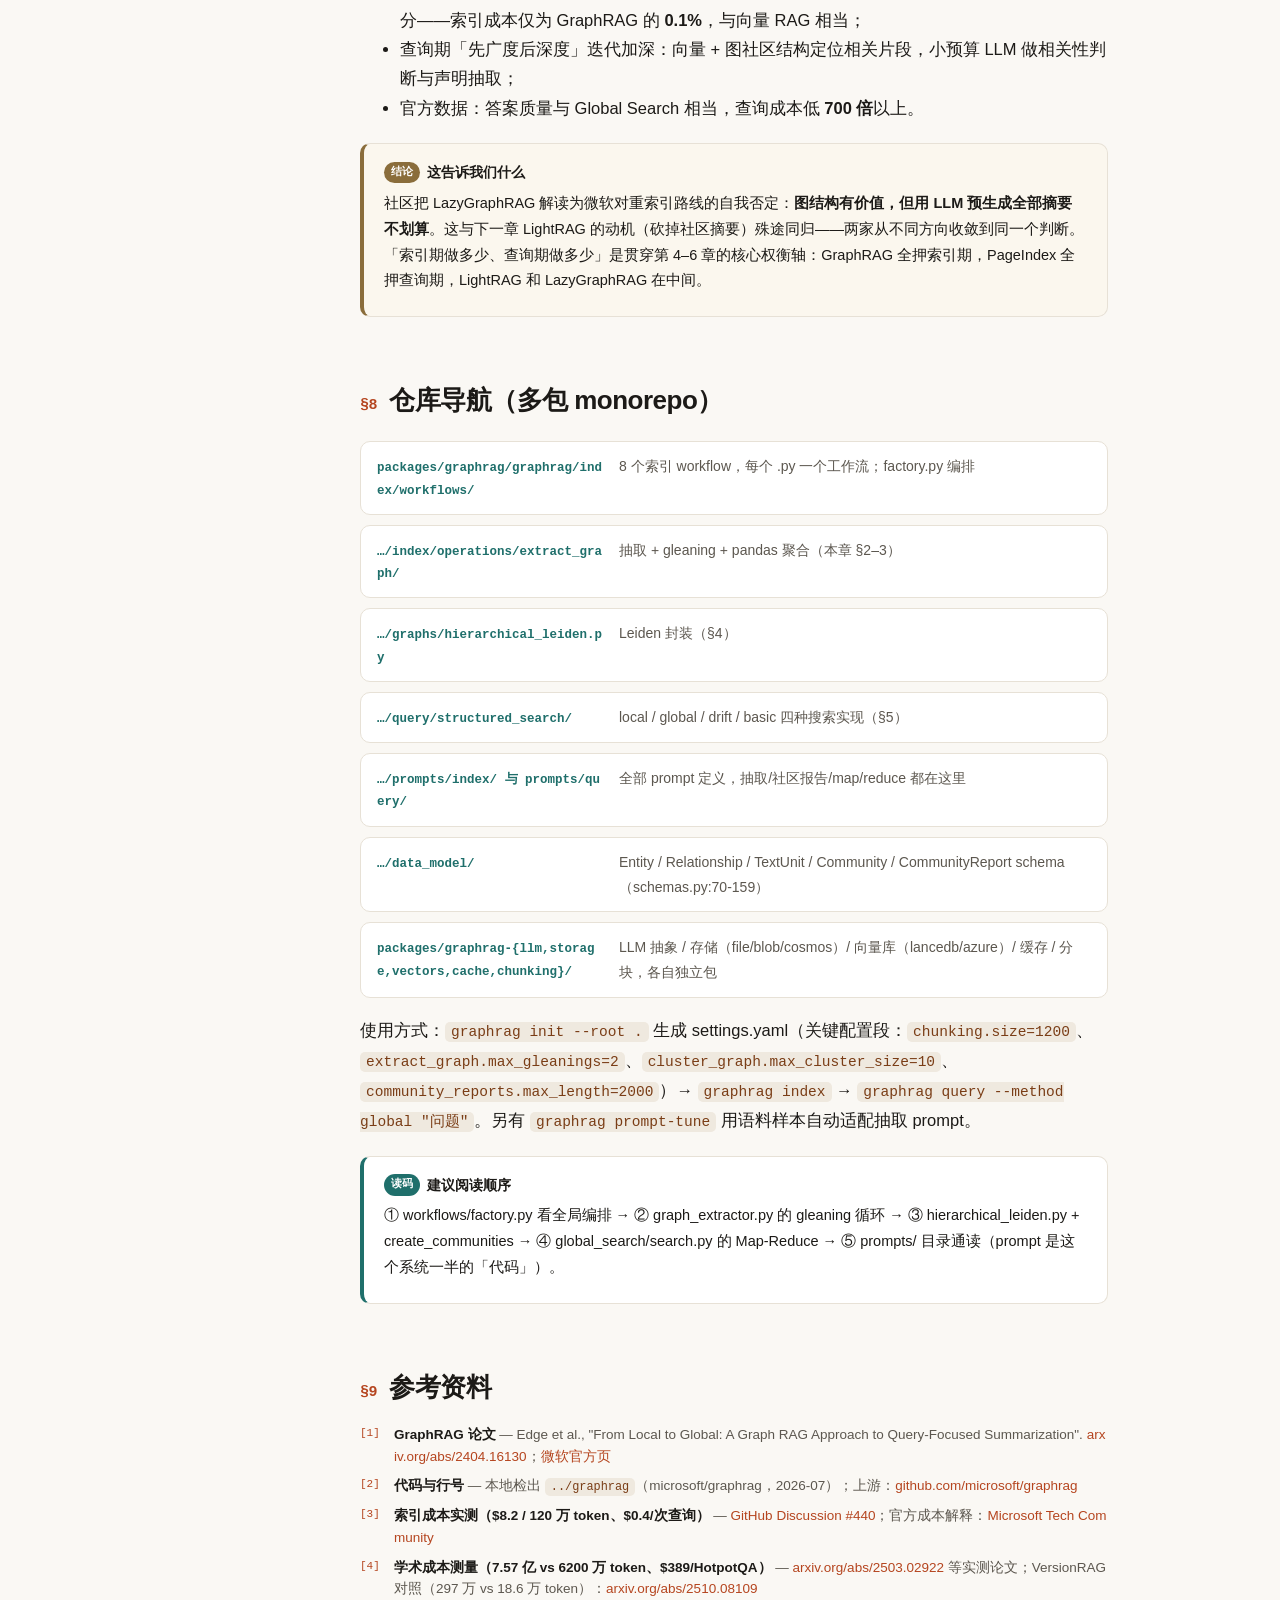
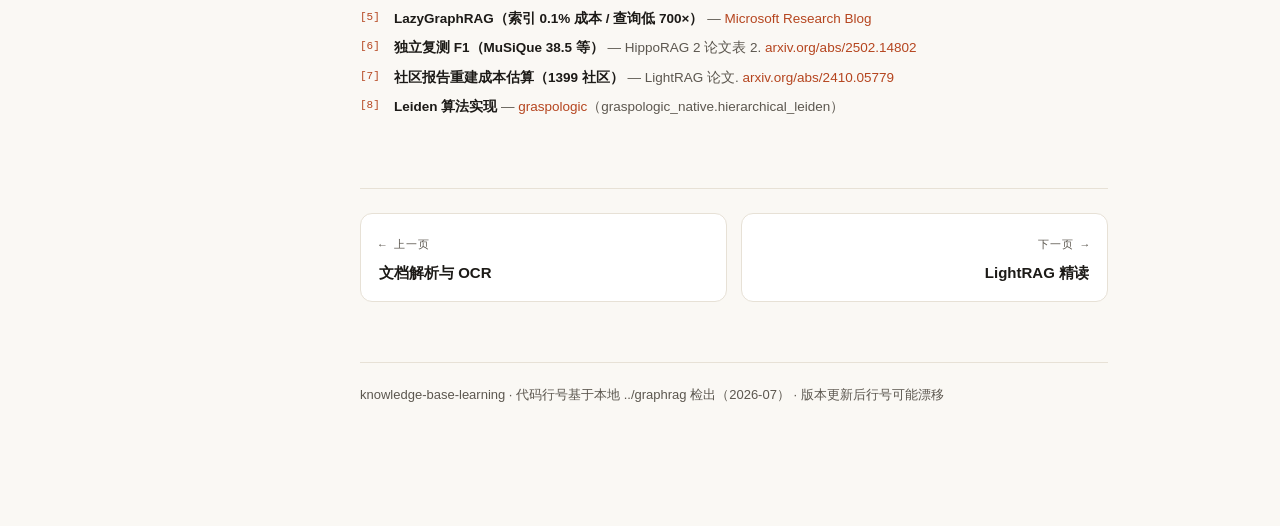
<file: 04-graphrag.html>
<!DOCTYPE html>
<html lang="zh-CN">
<head>
<meta charset="UTF-8" />
<meta name="viewport" content="width=device-width, initial-scale=1.0" />
<title>04 · 微软 GraphRAG 精读 —— 社区分层摘要与全局问题 · 知识库学习</title>
<link rel="stylesheet" href="assets/style.css" />
</head>
<body>
<div class="wrap">
<nav class="toc">
  <div class="brand"><a href="index.html">KB<b>·Learning</b></a></div>
  <div class="tag">RAG / 知识库系统学习</div>
  <div class="grp">本章</div>
  <ol>
    <li><a href="#problem">它解决什么问题</a></li>
    <li><a href="#pipeline">索引流水线 8 步</a></li>
    <li><a href="#gleaning">Gleaning：多轮补抽</a></li>
    <li><a href="#leiden">Leiden 社区与报告</a></li>
    <li><a href="#query">查询侧 4 种模式</a></li>
    <li><a href="#cost">成本画像与优化</a></li>
    <li><a href="#lazy">LazyGraphRAG 的纠偏</a></li>
    <li><a href="#files">仓库导航</a></li>
    <li><a href="#refs">参考资料</a></li>
  </ol>
  <div class="grp">系列</div>
  <ol class="chapters">
    <li><a href="index.html">学习地图</a></li>
    <li><a href="01-history.html">RAG 演进史</a></li>
    <li><a href="02-pipeline.html">传统 RAG 全链路</a></li>
    <li><a href="03-parsing.html">文档解析与 OCR</a></li>
    <li><a href="04-graphrag.html" class="cur">GraphRAG 精读</a></li>
    <li><a href="05-lightrag.html">LightRAG 精读</a></li>
    <li><a href="06-pageindex.html">PageIndex 精读</a></li>
    <li><a href="07-frontier.html">前沿方案</a></li>
    <li><a href="08-practice.html">本地实战与选型</a></li>
    <li><a href="09-industry.html">工业界产品拆解</a></li>
    <li><a href="10-recent.html">2025–26 编年</a></li>
    <li><a href="11-background.html">自维护知识库</a></li>
    <li><a href="appendix-origins.html">附录 · 概念溯源</a></li>
  </ol>
</nav>
<main>
<header class="hero">
  <div class="kicker">Chapter 04 · Code Reading · ../graphrag</div>
  <h1>微软 GraphRAG 精读：为全局问题付出的代价</h1>
  <p class="lead">「这个数据集的主要主题是什么？」——没有任何一个 chunk 包含这个答案，向量检索从原理上就不适用。GraphRAG 用实体图 + Leiden 社区 + 预生成摘要回答这类问题，本章沿代码走一遍它的全部机制与成本。</p>
  <div class="pills">
    <span class="pill">论文 <b>arXiv:2404.16130</b></span>
    <span class="pill">本地 <b>../graphrag</b></span>
    <span class="pill">核心 <b>Leiden + 社区报告</b></span>
    <span class="pill">查询 <b>Map-Reduce</b></span>
  </div>
</header>

<section id="problem">
  <h2><span class="n">§1</span>它解决什么问题：QFS，不是检索</h2>
  <p>论文《From Local to Global》把矛头指向传统 RAG 的一个根本盲区：<b>全局性问题（global questions）本质是查询聚焦式摘要（Query-Focused Summarization, QFS）任务，不是显式检索任务</b>。「主要风险是什么」「有哪些反复出现的主题」这类问题的答案分散在整个语料中，top-k 相似度检索无论 k 取多少都拿不到。</p>
  <p>GraphRAG 的解法是把「理解语料全局结构」的工作<b>前移到索引期</b>：</p>
  <ol>
    <li>LLM 遍历所有文本块，抽取实体、关系及其描述，构建实体图；</li>
    <li>Leiden 算法做层级社区检测，自底向上为每个社区<b>预生成</b>「社区报告」——独立于任何查询存在的多分辨率全局摘要。</li>
  </ol>
  <p>论文报告：在约 100 万 token 语料上，对 sensemaking 类问题，答案全面性（comprehensiveness）和多样性（diversity）以 <b>70–80% 胜率</b>优于向量 RAG。注意这是 LLM-as-judge 的 win-rate（第 2 章讲过这类数字的局限）；独立复测中它在多跳 QA 上的 F1 是 38.5（MuSiQue），低于强稠密检索器的 45.7——<b>GraphRAG 赢在全局综述，不赢在事实检索</b>。</p>
</section>

<section id="pipeline">
  <h2><span class="n">§2</span>索引流水线：8 个 workflow</h2>
  <p>索引被编排为一串 workflow，注册在 pipeline factory（<code>packages/graphrag/graphrag/index/workflows/factory.py:52-97</code>），由 <code>api/index.py:71-83</code> 的 <code>build_index → run_pipeline</code> 逐个执行：</p>
  <div class="flow">
    <div class="step"><div class="dot">1</div><div class="body"><b>create_base_text_units</b> — 分块<div class="d">token 滑动窗口，默认 1200 token、overlap 100：<span class="fnm">graphrag-chunking/chunking/token_chunker.py:45-69</span>，<code>start_idx += chunk_size − overlap</code>。无 LLM。</div></div></div>
    <div class="step"><div class="dot">2</div><div class="body"><b>extract_graph</b> — 实体/关系抽取 ⚠ 成本大头（≈75%）<div class="d">每个 text_unit 一次 LLM 调用 + gleaning 补抽（§3）：<span class="fnm">index/operations/extract_graph/extract_graph.py:23-73</span></div></div></div>
    <div class="step"><div class="dot">3</div><div class="body"><b>summarize_descriptions</b> — 描述合并<div class="d">同名实体在多个 chunk 中的描述先列表聚合，超 token 预算时 LLM 摘要：<span class="fnm">operations/summarize_descriptions/description_summary_extractor.py:89-117</span></div></div></div>
    <div class="step"><div class="dot">4</div><div class="body"><b>finalize_graph</b> — 计算度数、最终化节点与边</div></div>
    <div class="step"><div class="dot">5</div><div class="body"><b>extract_covariates</b> — claims 抽取（可选，默认关）</div></div>
    <div class="step alt"><div class="dot">6</div><div class="body"><b>create_communities</b> — Leiden 分层社区检测 ★ 核心资产<div class="d"><span class="fnm">graphs/hierarchical_leiden.py:11-26</span>，调 graspologic_native，<code>max_cluster_size=10</code>。图算法，无 LLM。</div></div></div>
    <div class="step alt"><div class="dot">7</div><div class="body"><b>create_community_reports</b> — 逐层生成社区报告 ⚠ 第二成本源<div class="d"><span class="fnm">operations/summarize_communities/summarize_communities.py:61-73</span>；上下文超预算时用<b>子社区报告替换原始数据</b>——分层递归压缩。</div></div></div>
    <div class="step"><div class="dot">8</div><div class="body"><b>generate_text_embeddings</b> — text_units / entities / reports 向量化</div></div>
    <div class="cap">与第 2 章管道对照：GraphRAG 在「chunking 之后、embedding 之前」插入了 5 步图构建。这 5 步就是它的全部差异，也是全部成本来源。</div>
  </div>

  <h3>实体抽取的输出格式</h3>
  <p>抽取 prompt（<code>prompts/index/extract_graph.py:6-126</code>）要求 LLM 输出分隔符格式的记录流，entity_types 可配置：</p>
  <pre><code><span class="src">prompts/index/extract_graph.py（格式约定）</span>("entity"&lt;|&gt;实体名&lt;|&gt;实体类型&lt;|&gt;描述)
##
("relationship"&lt;|&gt;源实体&lt;|&gt;目标实体&lt;|&gt;关系描述&lt;|&gt;强度)
##
...
&lt;|COMPLETE|&gt;</code></pre>
  <p>多个 chunk 抽到同一实体时的聚合逻辑是纯 pandas（无 LLM）——描述列表化留给步骤 3 处理，关系权重直接求和：</p>
  <pre><code><span class="src">index/operations/extract_graph/extract_graph.py:104-130</span><span class="kw">def</span> <span class="fn">_merge_entities</span>(entity_dfs) -&gt; pd.DataFrame:
    all_entities = pd.concat(entity_dfs, ignore_index=<span class="kw">True</span>)
    <span class="kw">return</span> (all_entities
        .groupby([<span class="st">"title"</span>, <span class="st">"type"</span>], sort=<span class="kw">False</span>)
        .agg(description=(<span class="st">"description"</span>, <span class="kw">list</span>),   <span class="cm"># 描述列表化，待摘要</span>
             text_unit_ids=(<span class="st">"source_id"</span>, <span class="kw">list</span>),
             frequency=(<span class="st">"source_id"</span>, <span class="st">"count"</span>)))

<span class="kw">def</span> <span class="fn">_merge_relationships</span>(relationship_dfs) -&gt; pd.DataFrame:
    <span class="kw">return</span> (pd.concat(relationship_dfs)
        .groupby([<span class="st">"source"</span>, <span class="st">"target"</span>], sort=<span class="kw">False</span>)
        .agg(description=(<span class="st">"description"</span>, <span class="kw">list</span>),
             weight=(<span class="st">"weight"</span>, <span class="st">"sum"</span>)))          <span class="cm"># 权重求和</span></code></pre>
</section>

<section id="gleaning">
  <h2><span class="n">§3</span>Gleaning：用成本换召回的多轮补抽</h2>
  <p>单次抽取会漏实体。GraphRAG 的解法是对话式补抽（gleaning）：先追加 <code>CONTINUE_PROMPT</code>（「再补抽，别漏」）拿增量结果，再用 <code>LOOP_PROMPT</code> 问模型「还有吗（Y/N）」决定是否继续，直到答 N 或达 <code>max_gleanings</code>（默认 2）：</p>
  <pre><code><span class="src">index/operations/extract_graph/graph_extractor.py:99-122</span><span class="kw">if</span> self._max_gleanings &gt; <span class="nm">0</span>:
    <span class="kw">for</span> i <span class="kw">in</span> <span class="fn">range</span>(self._max_gleanings):
        messages_builder.add_user_message(CONTINUE_PROMPT)
        response = <span class="kw">await</span> self._model.completion_async(...)
        results += response.content
        <span class="kw">if</span> i &gt;= self._max_gleanings - <span class="nm">1</span>: <span class="kw">break</span>
        <span class="cm"># 关键：问模型是否还有遗漏</span>
        messages_builder.add_user_message(LOOP_PROMPT)
        response = <span class="kw">await</span> self._model.completion_async(...)
        <span class="kw">if</span> response.content != <span class="st">"Y"</span>: <span class="kw">break</span>   <span class="cm"># 模型说完了，提前退出</span></code></pre>
  <p><code>max_gleanings=2</code> 意味着每个 chunk 最多 5 次 LLM 调用（1 初始 + 2 补抽 + 2 判断）。这是「抽取占索引成本 75%」的直接原因——也是调优时第一个该动的旋钮。</p>
</section>

<section id="leiden">
  <h2><span class="n">§4</span>Leiden 社区与分层报告</h2>
  <p>抽取出的实体图交给 Leiden 算法做<b>层级</b>社区检测——这一步是纯图算法，不花 LLM：</p>
  <pre><code><span class="src">graphs/hierarchical_leiden.py:11-26</span><span class="kw">def</span> <span class="fn">hierarchical_leiden</span>(edges, max_cluster_size=<span class="nm">10</span>, random_seed=<span class="nm">0xDEADBEEF</span>):
    <span class="kw">return</span> gn.hierarchical_leiden(       <span class="cm"># graspologic_native</span>
        edges=edges, max_cluster_size=max_cluster_size,
        seed=random_seed, resolution=<span class="nm">1.0</span>,
        use_modularity=<span class="kw">True</span>, iterations=<span class="nm">1</span>)
    <span class="cm"># 返回 (level, cluster_id, parent_id, [nodes]) 层级树</span></code></pre>
  <figure class="diagram">
    <svg viewBox="0 0 720 250" xmlns="http://www.w3.org/2000/svg" font-family="-apple-system,'PingFang SC',sans-serif">
      <defs><marker id="ar6" viewBox="0 0 10 10" refX="9" refY="5" markerWidth="6" markerHeight="6" orient="auto-start-reverse"><path d="M0,0 L10,5 L0,10 z" fill="#8a6d3b"/></marker></defs>
      <!-- L0 -->
      <text x="20" y="230" font-size="11" fill="#5c574f" font-family="monospace">Level 0（最细）</text>
      <g>
        <rect x="150" y="200" width="90" height="40" rx="8" fill="#fff" stroke="#e7e1d6"/><text x="195" y="224" text-anchor="middle" font-size="10.5">社区 0.1 报告</text>
        <rect x="255" y="200" width="90" height="40" rx="8" fill="#fff" stroke="#e7e1d6"/><text x="300" y="224" text-anchor="middle" font-size="10.5">社区 0.2 报告</text>
        <rect x="360" y="200" width="90" height="40" rx="8" fill="#fff" stroke="#e7e1d6"/><text x="405" y="224" text-anchor="middle" font-size="10.5">社区 0.3 报告</text>
        <rect x="465" y="200" width="90" height="40" rx="8" fill="#fff" stroke="#e7e1d6"/><text x="510" y="224" text-anchor="middle" font-size="10.5">社区 0.4 报告</text>
      </g>
      <!-- L1 -->
      <text x="20" y="140" font-size="11" fill="#5c574f" font-family="monospace">Level 1</text>
      <rect x="200" y="110" width="120" height="44" rx="8" fill="#fbf7ee" stroke="#8a6d3b"/><text x="260" y="130" text-anchor="middle" font-size="11" font-weight="700">社区 1.1 报告</text><text x="260" y="146" text-anchor="middle" font-size="9.5" fill="#5c574f">由 0.1+0.2 报告压缩</text>
      <rect x="400" y="110" width="120" height="44" rx="8" fill="#fbf7ee" stroke="#8a6d3b"/><text x="460" y="130" text-anchor="middle" font-size="11" font-weight="700">社区 1.2 报告</text><text x="460" y="146" text-anchor="middle" font-size="9.5" fill="#5c574f">由 0.3+0.4 报告压缩</text>
      <line x1="195" y1="198" x2="245" y2="158" stroke="#8a6d3b" stroke-width="1.3" marker-end="url(#ar6)"/>
      <line x1="300" y1="198" x2="270" y2="158" stroke="#8a6d3b" stroke-width="1.3" marker-end="url(#ar6)"/>
      <line x1="405" y1="198" x2="445" y2="158" stroke="#8a6d3b" stroke-width="1.3" marker-end="url(#ar6)"/>
      <line x1="510" y1="198" x2="475" y2="158" stroke="#8a6d3b" stroke-width="1.3" marker-end="url(#ar6)"/>
      <!-- L2 -->
      <text x="20" y="50" font-size="11" fill="#5c574f" font-family="monospace">Level 2（最粗）</text>
      <rect x="300" y="20" width="120" height="44" rx="8" fill="#fdf7f2" stroke="#b5451f" stroke-width="1.5"/><text x="360" y="40" text-anchor="middle" font-size="11" font-weight="700" fill="#b5451f">根社区报告</text><text x="360" y="56" text-anchor="middle" font-size="9.5" fill="#5c574f">整个语料的主题地图</text>
      <line x1="260" y1="108" x2="330" y2="68" stroke="#8a6d3b" stroke-width="1.3" marker-end="url(#ar6)"/>
      <line x1="460" y1="108" x2="390" y2="68" stroke="#8a6d3b" stroke-width="1.3" marker-end="url(#ar6)"/>
      <text x="620" y="130" font-size="10.5" fill="#5c574f" text-anchor="middle">上下文超预算时</text>
      <text x="620" y="146" font-size="10.5" fill="#5c574f" text-anchor="middle">用子报告替换原始数据</text>
      <text x="620" y="162" font-size="10.5" fill="#8a6d3b" text-anchor="middle" font-weight="700">= 分层递归压缩</text>
    </svg>
    <figcaption>社区报告金字塔：每层每个社区一份 LLM 生成的 JSON 报告，自底向上压缩。层级由 Community 数据模型的 level/parent/children 字段承载（data_model/community.py:13-79）。</figcaption>
  </figure>
  <p>社区报告是结构化 JSON（prompt 在 <code>prompts/index/community_report.py:5-153</code>）：<code>title / summary / rating(0-10) / findings[]</code>，并强制<b>数据引用格式</b> <code>[Data: Entities (ids); Relationships (ids)]</code>（单个引用最多 5 条 id，超出用 <code>+more</code>）+「不含引用的信息不写」的 grounding 规则——这套可溯源约定值得任何做摘要系统的人抄。</p>
</section>

<section id="query">
  <h2><span class="n">§5</span>查询侧：4 种模式，各取所长</h2>
  <table>
    <tr><th>模式</th><th>上下文来源</th><th>LLM 调用</th><th>延迟</th><th>擅长</th></tr>
    <tr><td><b>Local</b><br><span class="anchor-note">local_search/search.py:31-171</span></td><td>查询→实体向量匹配→邻接社区+关系+text_units</td><td>1–2 次</td><td class="good">低</td><td class="vs">具体事实（"Alice 的背景是什么"）</td></tr>
    <tr><td><b>Global</b><br><span class="anchor-note">global_search/search.py:55-380</span></td><td>全部社区报告的 Map-Reduce</td><td class="bad">~报告数</td><td class="bad">高</td><td class="vs"><b>宏观主题综述</b>（QFS 主场）</td></tr>
    <tr><td><b>DRIFT</b><br><span class="anchor-note">drift_search/search.py:37-257</span></td><td>Primer 查询扩展 + 多轮 local 跟进（n_depth × drift_k_followups）</td><td>3–5 次</td><td class="mid">中</td><td class="vs">链式推理</td></tr>
    <tr><td><b>Basic</b><br><span class="anchor-note">basic_search/search.py:32-145</span></td><td>text_units 纯向量检索</td><td>1–2 次</td><td class="good">低</td><td class="vs">对照基线</td></tr>
  </table>

  <h3>Global Search 的 Map-Reduce</h3>
  <p>这是 GraphRAG 查询侧最有辨识度的机制。Map 阶段对社区报告<b>分批并行</b>打分抽取要点（JSON 强制输出，score 0–100，「不知道」得 0 分），Reduce 阶段按分排序、截断到 <code>max_data_tokens=8000</code> 后合成最终答案：</p>
  <pre><code><span class="src">query/structured_search/global_search/search.py:151-180（Map）+ 373-379（Reduce）</span><span class="cm"># Map：并行让 LLM 评估各社区报告与问题的相关性</span>
map_responses = <span class="kw">await</span> asyncio.gather(*[
    self._run_search(
        prompt=self.map_system_prompt.format(context_data=chunk, ...),
        query=query)
    <span class="kw">for</span> chunk <span class="kw">in</span> context_chunks])   <span class="cm"># concurrent_coroutines=32</span>

<span class="cm"># 每个 map 结果形如 {"points": [{"description": "... [Data: Reports (2,7)]", "score": 85}]}</span>

<span class="cm"># Reduce：按得分降序、token 截断后合成 markdown 答案</span>
sorted_by_score = <span class="fn">sorted</span>(map_responses, key=<span class="kw">lambda</span> x: x.get(<span class="st">"score"</span>, <span class="nm">0</span>), reverse=<span class="kw">True</span>)</code></pre>
  <p class="sub">Map/Reduce 的 system prompt 分别在 <code>prompts/query/global_search_map_system_prompt.py:6-85</code> 和 <code>…reduce_system_prompt.py:6-81</code>。Reduce prompt 有个细节：要求保留情态动词（shall/may/will）并抹去「analyst」角色痕迹。</p>
</section>

<section id="cost">
  <h2><span class="n">§6</span>成本画像与优化旋钮</h2>
  <h3>公开实测数字</h3>
  <ul>
    <li>官方 GitHub Discussion #440：索引约 120 万 token 语料 ≈ <b>$8.2</b>（GPT-4o）；单次 Global Search ≈ $0.4。</li>
    <li>学术实测：HotpotQA 全量语料索引消耗 <b>7.57 亿 token，Naive RAG 只需 6200 万</b>（约 12 倍）；GPT-4o 索引 HotpotQA 花费 $389。</li>
    <li>更新代价：新增文档改变社区划分需重建报告——LightRAG 论文估算 1399 个社区的重建 ≈ 1399 × 2 × 5000 token。</li>
  </ul>
  <h3>成本构成与旋钮</h3>
  <table>
    <tr><th>环节</th><th>占比</th><th>优化旋钮</th><th>代价</th></tr>
    <tr><td>图抽取 + gleaning</td><td class="bad">~75%</td><td><code>max_gleanings</code> 2→1→0（−50%）；gleaning 换便宜模型</td><td class="vs">召回率降</td></tr>
    <tr><td>描述摘要</td><td>10–15%</td><td>提高触发阈值</td><td class="vs">实体描述冗长</td></tr>
    <tr><td>社区报告</td><td>5–10%</td><td>提高 <code>max_cluster_size</code>；只在顶层社区做报告（−70%）</td><td class="vs">局部精度降 / 单层报告过长</td></tr>
    <tr><td>重跑</td><td>—</td><td class="good"><code>cache.type=json</code> 使重跑接近零成本</td><td class="vs">—</td></tr>
  </table>
  <p class="sub">已知坑（仓库文档明确记录）：增量更新的「删除检测未应用」——删除文档后图中残留其实体。</p>
</section>

<section id="lazy">
  <h2><span class="n">§7</span>LazyGraphRAG：微软对自己的纠偏</h2>
  <p>2024.11，微软研究院发布 LazyGraphRAG，思路是<b>把 LLM 的使用推迟到查询时</b>：</p>
  <ul>
    <li>索引期<b>零 LLM 调用</b>，也不做预摘要：用 NLP 名词短语抽取建概念共现图，图统计量做社区划分——索引成本仅为 GraphRAG 的 <b>0.1%</b>，与向量 RAG 相当；</li>
    <li>查询期「先广度后深度」迭代加深：向量 + 图社区结构定位相关片段，小预算 LLM 做相关性判断与声明抽取；</li>
    <li>官方数据：答案质量与 Global Search 相当，查询成本低 <b>700 倍</b>以上。</li>
  </ul>
  <div class="box key">
    <div class="t"><span class="ic">结论</span>这告诉我们什么</div>
    <p>社区把 LazyGraphRAG 解读为微软对重索引路线的自我否定：<b>图结构有价值，但用 LLM 预生成全部摘要不划算</b>。这与下一章 LightRAG 的动机（砍掉社区摘要）殊途同归——两家从不同方向收敛到同一个判断。「索引期做多少、查询期做多少」是贯穿第 4–6 章的核心权衡轴：GraphRAG 全押索引期，PageIndex 全押查询期，LightRAG 和 LazyGraphRAG 在中间。</p>
  </div>
</section>

<section id="files">
  <h2><span class="n">§8</span>仓库导航（多包 monorepo）</h2>
  <div class="filemap">
    <div class="f"><span class="p">packages/graphrag/graphrag/index/workflows/</span><span class="d">8 个索引 workflow，每个 .py 一个工作流；factory.py 编排</span></div>
    <div class="f"><span class="p">…/index/operations/extract_graph/</span><span class="d">抽取 + gleaning + pandas 聚合（本章 §2–3）</span></div>
    <div class="f"><span class="p">…/graphs/hierarchical_leiden.py</span><span class="d">Leiden 封装（§4）</span></div>
    <div class="f"><span class="p">…/query/structured_search/</span><span class="d">local / global / drift / basic 四种搜索实现（§5）</span></div>
    <div class="f"><span class="p">…/prompts/index/ 与 prompts/query/</span><span class="d">全部 prompt 定义，抽取/社区报告/map/reduce 都在这里</span></div>
    <div class="f"><span class="p">…/data_model/</span><span class="d">Entity / Relationship / TextUnit / Community / CommunityReport schema（schemas.py:70-159）</span></div>
    <div class="f"><span class="p">packages/graphrag-{llm,storage,vectors,cache,chunking}/</span><span class="d">LLM 抽象 / 存储（file/blob/cosmos）/ 向量库（lancedb/azure）/ 缓存 / 分块，各自独立包</span></div>
  </div>
  <p>使用方式：<code>graphrag init --root .</code> 生成 settings.yaml（关键配置段：<code>chunking.size=1200</code>、<code>extract_graph.max_gleanings=2</code>、<code>cluster_graph.max_cluster_size=10</code>、<code>community_reports.max_length=2000</code>）→ <code>graphrag index</code> → <code>graphrag query --method global "问题"</code>。另有 <code>graphrag prompt-tune</code> 用语料样本自动适配抽取 prompt。</p>
  <div class="box tip">
    <div class="t"><span class="ic">读码</span>建议阅读顺序</div>
    <p>① workflows/factory.py 看全局编排 → ② graph_extractor.py 的 gleaning 循环 → ③ hierarchical_leiden.py + create_communities → ④ global_search/search.py 的 Map-Reduce → ⑤ prompts/ 目录通读（prompt 是这个系统一半的「代码」）。</p>
  </div>
</section>

<section id="refs" class="refs">
  <h2><span class="n">§9</span>参考资料</h2>
  <ul>
    <li><span class="rt">GraphRAG 论文</span> — Edge et al., "From Local to Global: A Graph RAG Approach to Query-Focused Summarization". <a href="https://arxiv.org/abs/2404.16130">arxiv.org/abs/2404.16130</a>；<a href="https://www.microsoft.com/en-us/research/publication/from-local-to-global-a-graph-rag-approach-to-query-focused-summarization/">微软官方页</a></li>
    <li><span class="rt">代码与行号</span> — 本地检出 <code>../graphrag</code>（microsoft/graphrag，2026-07）；上游：<a href="https://github.com/microsoft/graphrag">github.com/microsoft/graphrag</a></li>
    <li><span class="rt">索引成本实测（$8.2 / 120 万 token、$0.4/次查询）</span> — <a href="https://github.com/microsoft/graphrag/discussions/440">GitHub Discussion #440</a>；官方成本解释：<a href="https://techcommunity.microsoft.com/blog/azure-ai-foundry-blog/graphrag-costs-explained-what-you-need-to-know/4207978">Microsoft Tech Community</a></li>
    <li><span class="rt">学术成本测量（7.57 亿 vs 6200 万 token、$389/HotpotQA）</span> — <a href="https://arxiv.org/abs/2503.02922">arxiv.org/abs/2503.02922</a> 等实测论文；VersionRAG 对照（297 万 vs 18.6 万 token）：<a href="https://arxiv.org/abs/2510.08109">arxiv.org/abs/2510.08109</a></li>
    <li><span class="rt">LazyGraphRAG（索引 0.1% 成本 / 查询低 700×）</span> — <a href="https://www.microsoft.com/en-us/research/blog/lazygraphrag-setting-a-new-standard-for-quality-and-cost/">Microsoft Research Blog</a></li>
    <li><span class="rt">独立复测 F1（MuSiQue 38.5 等）</span> — HippoRAG 2 论文表 2. <a href="https://arxiv.org/abs/2502.14802">arxiv.org/abs/2502.14802</a></li>
    <li><span class="rt">社区报告重建成本估算（1399 社区）</span> — LightRAG 论文. <a href="https://arxiv.org/abs/2410.05779">arxiv.org/abs/2410.05779</a></li>
    <li><span class="rt">Leiden 算法实现</span> — <a href="https://github.com/graspologic-org/graspologic">graspologic</a>（graspologic_native.hierarchical_leiden）</li>
  </ul>
</section>

<div class="pagenav">
  <a href="03-parsing.html"><span class="lbl">← 上一页</span><div class="ti">文档解析与 OCR</div></a>
  <a href="05-lightrag.html" class="next"><span class="lbl">下一页 →</span><div class="ti">LightRAG 精读</div></a>
</div>
<footer>knowledge-base-learning · 代码行号基于本地 ../graphrag 检出（2026-07） · 版本更新后行号可能漂移</footer>
</main>
</div>
</body>
</html>
</file>
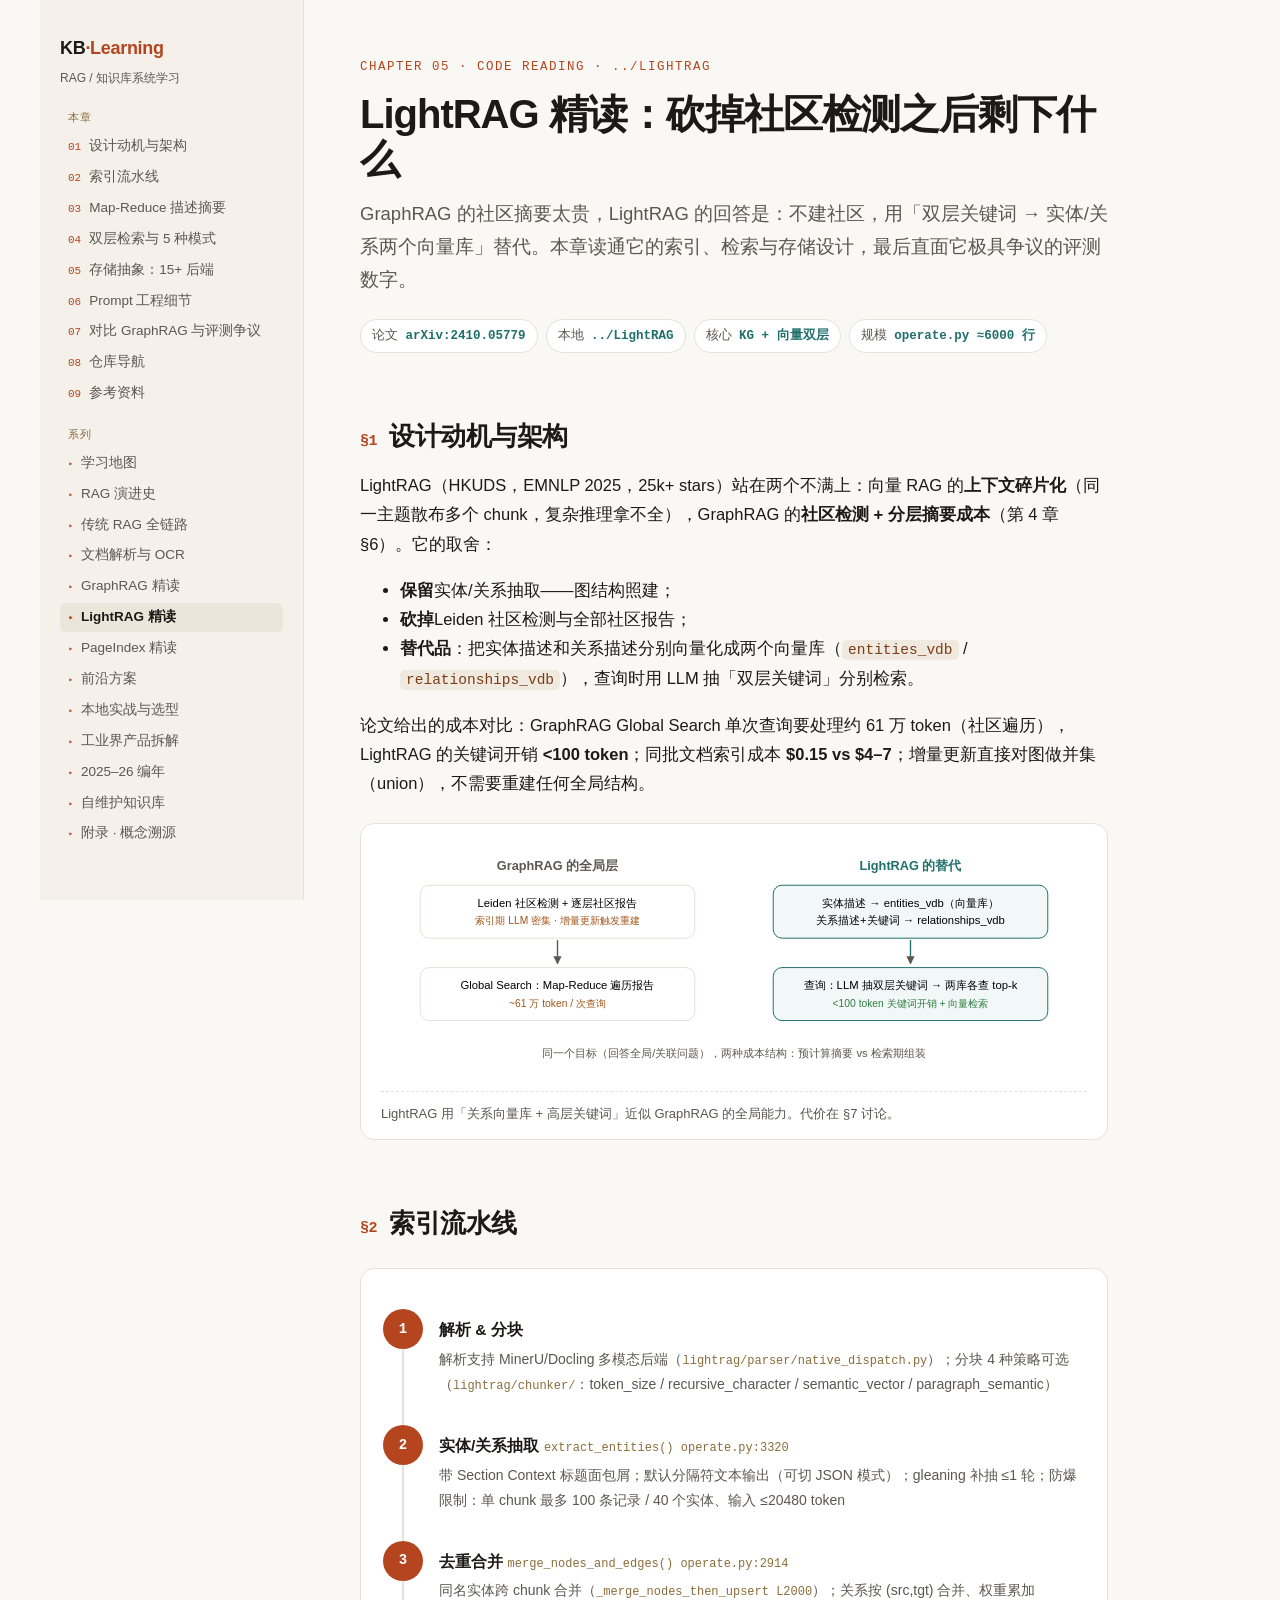
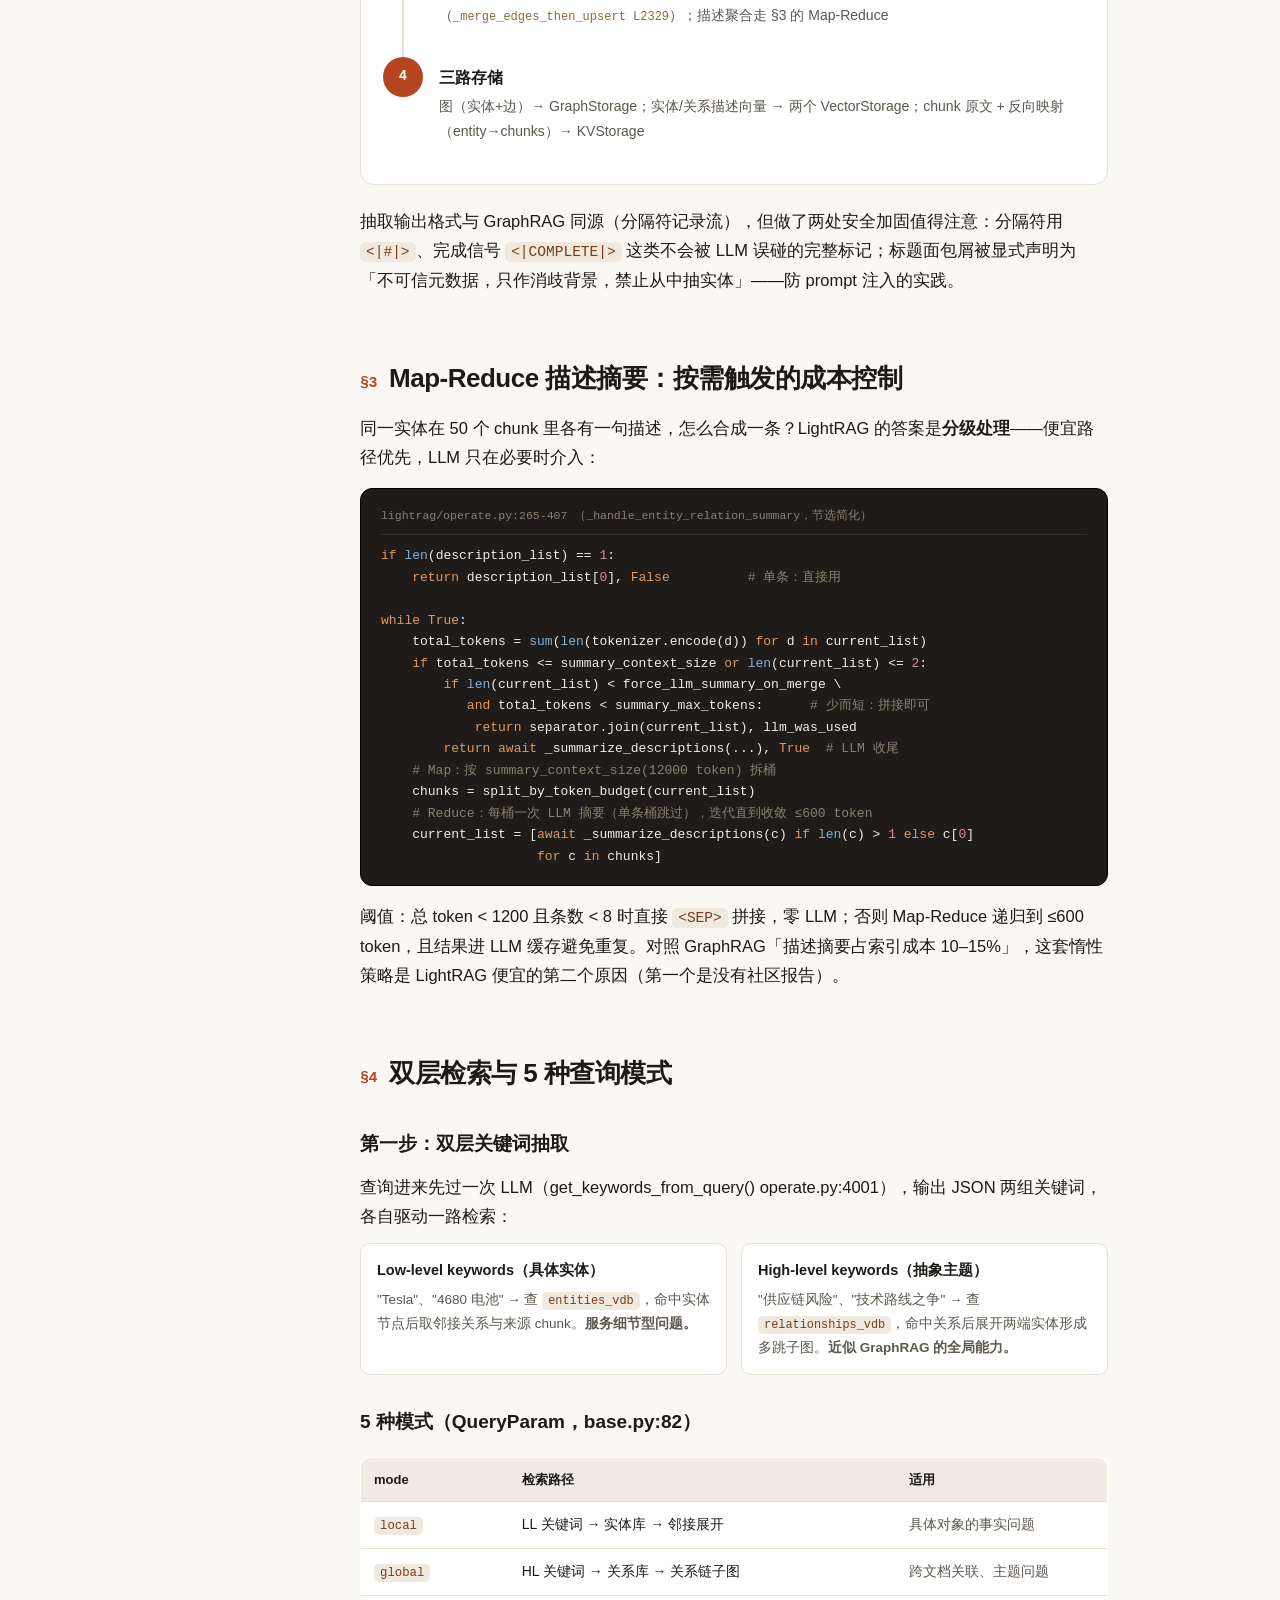
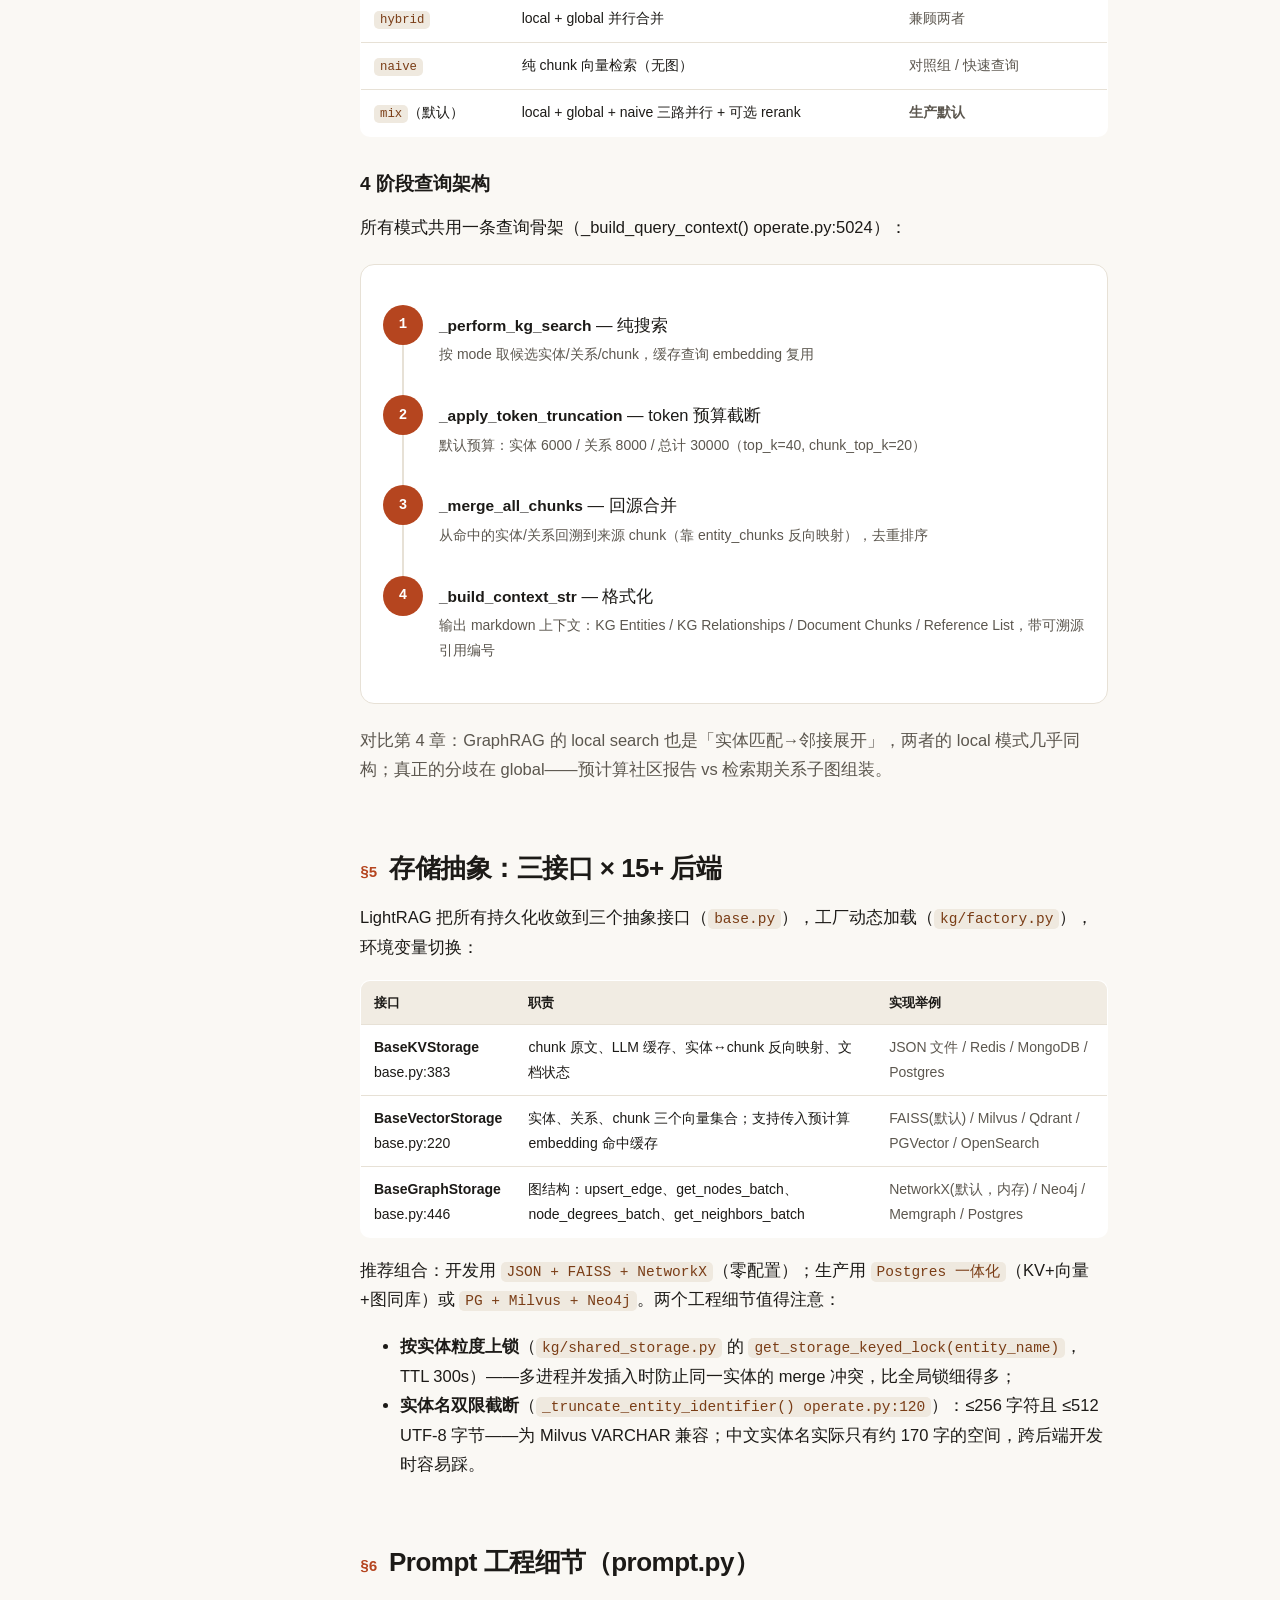
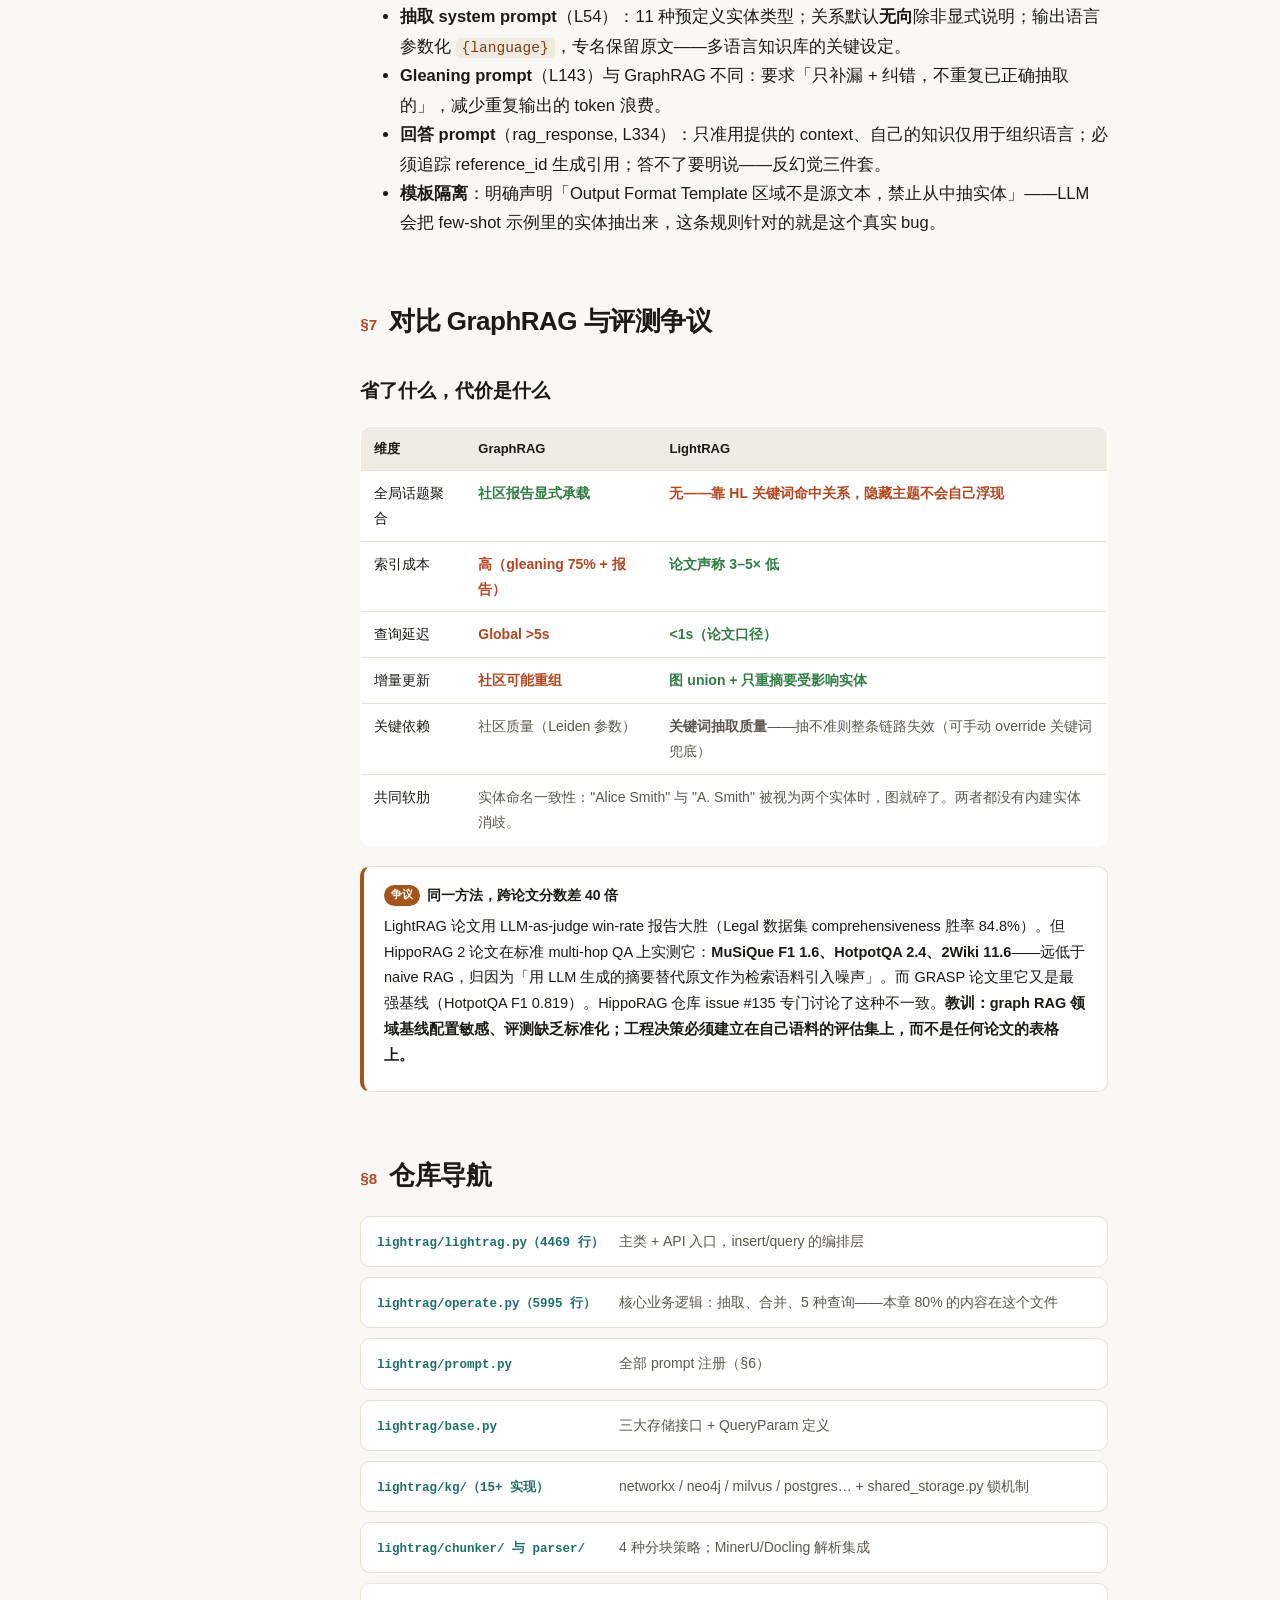
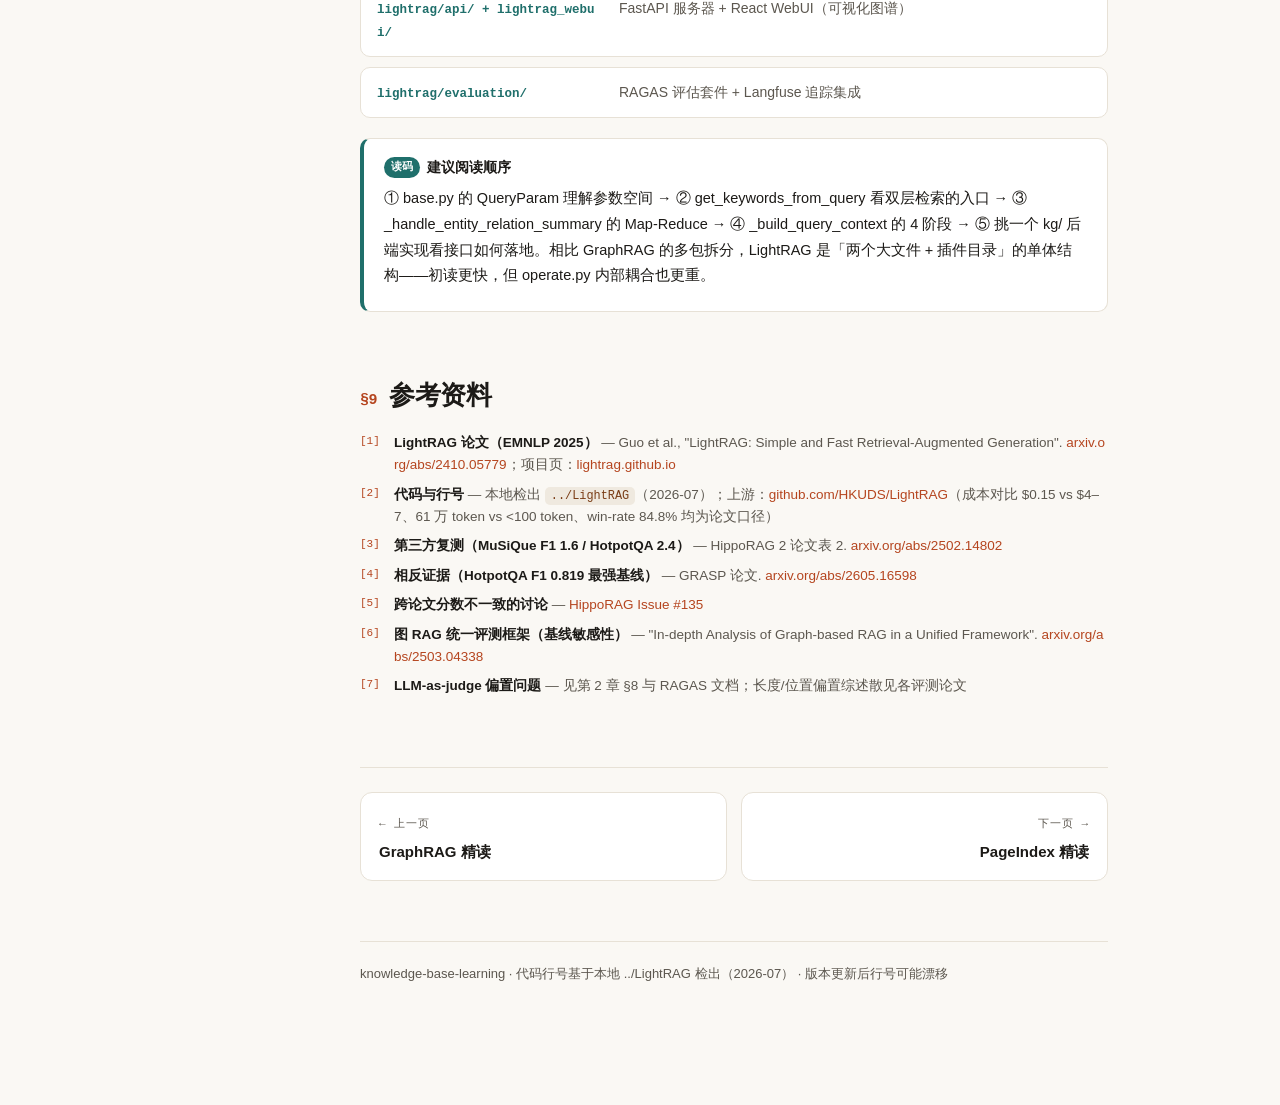
<file: 05-lightrag.html>
<!DOCTYPE html>
<html lang="zh-CN">
<head>
<meta charset="UTF-8" />
<meta name="viewport" content="width=device-width, initial-scale=1.0" />
<title>05 · LightRAG 精读 —— 砍掉社区检测的轻量图 RAG · 知识库学习</title>
<link rel="stylesheet" href="assets/style.css" />
</head>
<body>
<div class="wrap">
<nav class="toc">
  <div class="brand"><a href="index.html">KB<b>·Learning</b></a></div>
  <div class="tag">RAG / 知识库系统学习</div>
  <div class="grp">本章</div>
  <ol>
    <li><a href="#idea">设计动机与架构</a></li>
    <li><a href="#index">索引流水线</a></li>
    <li><a href="#merge">Map-Reduce 描述摘要</a></li>
    <li><a href="#query">双层检索与 5 种模式</a></li>
    <li><a href="#storage">存储抽象：15+ 后端</a></li>
    <li><a href="#prompt">Prompt 工程细节</a></li>
    <li><a href="#vs">对比 GraphRAG 与评测争议</a></li>
    <li><a href="#files">仓库导航</a></li>
    <li><a href="#refs">参考资料</a></li>
  </ol>
  <div class="grp">系列</div>
  <ol class="chapters">
    <li><a href="index.html">学习地图</a></li>
    <li><a href="01-history.html">RAG 演进史</a></li>
    <li><a href="02-pipeline.html">传统 RAG 全链路</a></li>
    <li><a href="03-parsing.html">文档解析与 OCR</a></li>
    <li><a href="04-graphrag.html">GraphRAG 精读</a></li>
    <li><a href="05-lightrag.html" class="cur">LightRAG 精读</a></li>
    <li><a href="06-pageindex.html">PageIndex 精读</a></li>
    <li><a href="07-frontier.html">前沿方案</a></li>
    <li><a href="08-practice.html">本地实战与选型</a></li>
    <li><a href="09-industry.html">工业界产品拆解</a></li>
    <li><a href="10-recent.html">2025–26 编年</a></li>
    <li><a href="11-background.html">自维护知识库</a></li>
    <li><a href="appendix-origins.html">附录 · 概念溯源</a></li>
  </ol>
</nav>
<main>
<header class="hero">
  <div class="kicker">Chapter 05 · Code Reading · ../LightRAG</div>
  <h1>LightRAG 精读：砍掉社区检测之后剩下什么</h1>
  <p class="lead">GraphRAG 的社区摘要太贵，LightRAG 的回答是：不建社区，用「双层关键词 → 实体/关系两个向量库」替代。本章读通它的索引、检索与存储设计，最后直面它极具争议的评测数字。</p>
  <div class="pills">
    <span class="pill">论文 <b>arXiv:2410.05779</b></span>
    <span class="pill">本地 <b>../LightRAG</b></span>
    <span class="pill">核心 <b>KG + 向量双层</b></span>
    <span class="pill">规模 <b>operate.py ≈6000 行</b></span>
  </div>
</header>

<section id="idea">
  <h2><span class="n">§1</span>设计动机与架构</h2>
  <p>LightRAG（HKUDS，EMNLP 2025，25k+ stars）站在两个不满上：向量 RAG 的<b>上下文碎片化</b>（同一主题散布多个 chunk，复杂推理拿不全），GraphRAG 的<b>社区检测 + 分层摘要成本</b>（第 4 章 §6）。它的取舍：</p>
  <ul>
    <li><b>保留</b>实体/关系抽取——图结构照建；</li>
    <li><b>砍掉</b>Leiden 社区检测与全部社区报告；</li>
    <li><b>替代品</b>：把实体描述和关系描述分别向量化成两个向量库（<code>entities_vdb</code> / <code>relationships_vdb</code>），查询时用 LLM 抽「双层关键词」分别检索。</li>
  </ul>
  <p>论文给出的成本对比：GraphRAG Global Search 单次查询要处理约 61 万 token（社区遍历），LightRAG 的关键词开销 <b>&lt;100 token</b>；同批文档索引成本 <b>$0.15 vs $4–7</b>；增量更新直接对图做并集（union），不需要重建任何全局结构。</p>
  <figure class="diagram">
    <svg viewBox="0 0 720 240" xmlns="http://www.w3.org/2000/svg" font-family="-apple-system,'PingFang SC',sans-serif">
      <defs><marker id="ar7" viewBox="0 0 10 10" refX="9" refY="5" markerWidth="6" markerHeight="6" orient="auto-start-reverse"><path d="M0,0 L10,5 L0,10 z" fill="#5c574f"/></marker></defs>
      <text x="180" y="24" text-anchor="middle" font-size="13" font-weight="800" fill="#5c574f">GraphRAG 的全局层</text>
      <rect x="40" y="40" width="280" height="54" rx="9" fill="#fff" stroke="#e7e1d6"/>
      <text x="180" y="62" text-anchor="middle" font-size="11.5">Leiden 社区检测 + 逐层社区报告</text>
      <text x="180" y="80" text-anchor="middle" font-size="10.5" fill="#a4551a">索引期 LLM 密集 · 增量更新触发重建</text>
      <line x1="180" y1="96" x2="180" y2="120" stroke="#5c574f" stroke-width="1.4" marker-end="url(#ar7)"/>
      <rect x="40" y="124" width="280" height="54" rx="9" fill="#fff" stroke="#e7e1d6"/>
      <text x="180" y="146" text-anchor="middle" font-size="11.5">Global Search：Map-Reduce 遍历报告</text>
      <text x="180" y="164" text-anchor="middle" font-size="10.5" fill="#a4551a">~61 万 token / 次查询</text>

      <text x="540" y="24" text-anchor="middle" font-size="13" font-weight="800" fill="#1f6f6b">LightRAG 的替代</text>
      <rect x="400" y="40" width="280" height="54" rx="9" fill="#f2f8f7" stroke="#1f6f6b"/>
      <text x="540" y="62" text-anchor="middle" font-size="11.5">实体描述 → entities_vdb（向量库）</text>
      <text x="540" y="80" text-anchor="middle" font-size="11.5">关系描述+关键词 → relationships_vdb</text>
      <line x1="540" y1="96" x2="540" y2="120" stroke="#1f6f6b" stroke-width="1.4" marker-end="url(#ar7)"/>
      <rect x="400" y="124" width="280" height="54" rx="9" fill="#f2f8f7" stroke="#1f6f6b"/>
      <text x="540" y="146" text-anchor="middle" font-size="11.5">查询：LLM 抽双层关键词 → 两库各查 top-k</text>
      <text x="540" y="164" text-anchor="middle" font-size="10.5" fill="#2f7d43">&lt;100 token 关键词开销 + 向量检索</text>
      <text x="360" y="215" text-anchor="middle" font-size="11.5" fill="#5c574f">同一个目标（回答全局/关联问题），两种成本结构：预计算摘要 vs 检索期组装</text>
    </svg>
    <figcaption>LightRAG 用「关系向量库 + 高层关键词」近似 GraphRAG 的全局能力。代价在 §7 讨论。</figcaption>
  </figure>
</section>

<section id="index">
  <h2><span class="n">§2</span>索引流水线</h2>
  <div class="flow">
    <div class="step"><div class="dot">1</div><div class="body"><b>解析 &amp; 分块</b><div class="d">解析支持 MinerU/Docling 多模态后端（<span class="fnm">lightrag/parser/native_dispatch.py</span>）；分块 4 种策略可选（<span class="fnm">lightrag/chunker/</span>：token_size / recursive_character / semantic_vector / paragraph_semantic）</div></div></div>
    <div class="step"><div class="dot">2</div><div class="body"><b>实体/关系抽取</b> <span class="fnm">extract_entities() operate.py:3320</span><div class="d">带 Section Context 标题面包屑；默认分隔符文本输出（可切 JSON 模式）；gleaning 补抽 ≤1 轮；防爆限制：单 chunk 最多 100 条记录 / 40 个实体、输入 ≤20480 token</div></div></div>
    <div class="step"><div class="dot">3</div><div class="body"><b>去重合并</b> <span class="fnm">merge_nodes_and_edges() operate.py:2914</span><div class="d">同名实体跨 chunk 合并（<span class="fnm">_merge_nodes_then_upsert L2000</span>）；关系按 (src,tgt) 合并、权重累加（<span class="fnm">_merge_edges_then_upsert L2329</span>）；描述聚合走 §3 的 Map-Reduce</div></div></div>
    <div class="step"><div class="dot">4</div><div class="body"><b>三路存储</b><div class="d">图（实体+边）→ GraphStorage；实体/关系描述向量 → 两个 VectorStorage；chunk 原文 + 反向映射（entity→chunks）→ KVStorage</div></div></div>
  </div>
  <p>抽取输出格式与 GraphRAG 同源（分隔符记录流），但做了两处安全加固值得注意：分隔符用 <code>&lt;|#|&gt;</code>、完成信号 <code>&lt;|COMPLETE|&gt;</code> 这类不会被 LLM 误碰的完整标记；标题面包屑被显式声明为「不可信元数据，只作消歧背景，禁止从中抽实体」——防 prompt 注入的实践。</p>
</section>

<section id="merge">
  <h2><span class="n">§3</span>Map-Reduce 描述摘要：按需触发的成本控制</h2>
  <p>同一实体在 50 个 chunk 里各有一句描述，怎么合成一条？LightRAG 的答案是<b>分级处理</b>——便宜路径优先，LLM 只在必要时介入：</p>
  <pre><code><span class="src">lightrag/operate.py:265-407 （_handle_entity_relation_summary，节选简化）</span><span class="kw">if</span> <span class="fn">len</span>(description_list) == <span class="nm">1</span>:
    <span class="kw">return</span> description_list[<span class="nm">0</span>], <span class="kw">False</span>          <span class="cm"># 单条：直接用</span>

<span class="kw">while</span> <span class="kw">True</span>:
    total_tokens = <span class="fn">sum</span>(<span class="fn">len</span>(tokenizer.encode(d)) <span class="kw">for</span> d <span class="kw">in</span> current_list)
    <span class="kw">if</span> total_tokens &lt;= summary_context_size <span class="kw">or</span> <span class="fn">len</span>(current_list) &lt;= <span class="nm">2</span>:
        <span class="kw">if</span> <span class="fn">len</span>(current_list) &lt; force_llm_summary_on_merge \
           <span class="kw">and</span> total_tokens &lt; summary_max_tokens:      <span class="cm"># 少而短：拼接即可</span>
            <span class="kw">return</span> separator.join(current_list), llm_was_used
        <span class="kw">return</span> <span class="kw">await</span> _summarize_descriptions(...), <span class="kw">True</span>  <span class="cm"># LLM 收尾</span>
    <span class="cm"># Map：按 summary_context_size(12000 token) 拆桶</span>
    chunks = split_by_token_budget(current_list)
    <span class="cm"># Reduce：每桶一次 LLM 摘要（单条桶跳过），迭代直到收敛 ≤600 token</span>
    current_list = [<span class="kw">await</span> _summarize_descriptions(c) <span class="kw">if</span> <span class="fn">len</span>(c) &gt; <span class="nm">1</span> <span class="kw">else</span> c[<span class="nm">0</span>]
                    <span class="kw">for</span> c <span class="kw">in</span> chunks]</code></pre>
  <p>阈值：总 token &lt; 1200 且条数 &lt; 8 时直接 <code>&lt;SEP&gt;</code> 拼接，零 LLM；否则 Map-Reduce 递归到 ≤600 token，且结果进 LLM 缓存避免重复。对照 GraphRAG「描述摘要占索引成本 10–15%」，这套惰性策略是 LightRAG 便宜的第二个原因（第一个是没有社区报告）。</p>
</section>

<section id="query">
  <h2><span class="n">§4</span>双层检索与 5 种查询模式</h2>
  <h3>第一步：双层关键词抽取</h3>
  <p>查询进来先过一次 LLM（<span class="anchor-note">get_keywords_from_query() operate.py:4001</span>），输出 JSON 两组关键词，各自驱动一路检索：</p>
  <div class="two">
    <div class="mini"><div class="h">Low-level keywords（具体实体）</div><p>"Tesla"、"4680 电池" → 查 <code>entities_vdb</code>，命中实体节点后取邻接关系与来源 chunk。<b>服务细节型问题。</b></p></div>
    <div class="mini"><div class="h">High-level keywords（抽象主题）</div><p>"供应链风险"、"技术路线之争" → 查 <code>relationships_vdb</code>，命中关系后展开两端实体形成多跳子图。<b>近似 GraphRAG 的全局能力。</b></p></div>
  </div>
  <h3>5 种模式（QueryParam，base.py:82）</h3>
  <table>
    <tr><th>mode</th><th>检索路径</th><th>适用</th></tr>
    <tr><td><code>local</code></td><td>LL 关键词 → 实体库 → 邻接展开</td><td class="vs">具体对象的事实问题</td></tr>
    <tr><td><code>global</code></td><td>HL 关键词 → 关系库 → 关系链子图</td><td class="vs">跨文档关联、主题问题</td></tr>
    <tr><td><code>hybrid</code></td><td>local + global 并行合并</td><td class="vs">兼顾两者</td></tr>
    <tr><td><code>naive</code></td><td>纯 chunk 向量检索（无图）</td><td class="vs">对照组 / 快速查询</td></tr>
    <tr><td><code>mix</code>（默认）</td><td>local + global + naive 三路并行 + 可选 rerank</td><td class="vs"><b>生产默认</b></td></tr>
  </table>
  <h3>4 阶段查询架构</h3>
  <p>所有模式共用一条查询骨架（<span class="anchor-note">_build_query_context() operate.py:5024</span>）：</p>
  <div class="flow">
    <div class="step"><div class="dot">1</div><div class="body"><b>_perform_kg_search</b> — 纯搜索<div class="d">按 mode 取候选实体/关系/chunk，缓存查询 embedding 复用</div></div></div>
    <div class="step"><div class="dot">2</div><div class="body"><b>_apply_token_truncation</b> — token 预算截断<div class="d">默认预算：实体 6000 / 关系 8000 / 总计 30000（top_k=40, chunk_top_k=20）</div></div></div>
    <div class="step"><div class="dot">3</div><div class="body"><b>_merge_all_chunks</b> — 回源合并<div class="d">从命中的实体/关系回溯到来源 chunk（靠 entity_chunks 反向映射），去重排序</div></div></div>
    <div class="step"><div class="dot">4</div><div class="body"><b>_build_context_str</b> — 格式化<div class="d">输出 markdown 上下文：KG Entities / KG Relationships / Document Chunks / Reference List，带可溯源引用编号</div></div></div>
  </div>
  <p class="sub">对比第 4 章：GraphRAG 的 local search 也是「实体匹配→邻接展开」，两者的 local 模式几乎同构；真正的分歧在 global——预计算社区报告 vs 检索期关系子图组装。</p>
</section>

<section id="storage">
  <h2><span class="n">§5</span>存储抽象：三接口 × 15+ 后端</h2>
  <p>LightRAG 把所有持久化收敛到三个抽象接口（<code>base.py</code>），工厂动态加载（<code>kg/factory.py</code>），环境变量切换：</p>
  <table>
    <tr><th>接口</th><th>职责</th><th>实现举例</th></tr>
    <tr><td><b>BaseKVStorage</b><br><span class="anchor-note">base.py:383</span></td><td>chunk 原文、LLM 缓存、实体↔chunk 反向映射、文档状态</td><td class="vs">JSON 文件 / Redis / MongoDB / Postgres</td></tr>
    <tr><td><b>BaseVectorStorage</b><br><span class="anchor-note">base.py:220</span></td><td>实体、关系、chunk 三个向量集合；支持传入预计算 embedding 命中缓存</td><td class="vs">FAISS(默认) / Milvus / Qdrant / PGVector / OpenSearch</td></tr>
    <tr><td><b>BaseGraphStorage</b><br><span class="anchor-note">base.py:446</span></td><td>图结构：upsert_edge、get_nodes_batch、node_degrees_batch、get_neighbors_batch</td><td class="vs">NetworkX(默认，内存) / Neo4j / Memgraph / Postgres</td></tr>
  </table>
  <p>推荐组合：开发用 <code>JSON + FAISS + NetworkX</code>（零配置）；生产用 <code>Postgres 一体化</code>（KV+向量+图同库）或 <code>PG + Milvus + Neo4j</code>。两个工程细节值得注意：</p>
  <ul>
    <li><b>按实体粒度上锁</b>（<code>kg/shared_storage.py</code> 的 <code>get_storage_keyed_lock(entity_name)</code>，TTL 300s）——多进程并发插入时防止同一实体的 merge 冲突，比全局锁细得多；</li>
    <li><b>实体名双限截断</b>（<code>_truncate_entity_identifier() operate.py:120</code>）：≤256 字符且 ≤512 UTF-8 字节——为 Milvus VARCHAR 兼容；中文实体名实际只有约 170 字的空间，跨后端开发时容易踩。</li>
  </ul>
</section>

<section id="prompt">
  <h2><span class="n">§6</span>Prompt 工程细节（prompt.py）</h2>
  <ul>
    <li><b>抽取 system prompt</b>（L54）：11 种预定义实体类型；关系默认<b>无向</b>除非显式说明；输出语言参数化 <code>{language}</code>，专名保留原文——多语言知识库的关键设定。</li>
    <li><b>Gleaning prompt</b>（L143）与 GraphRAG 不同：要求「只补漏 + 纠错，不重复已正确抽取的」，减少重复输出的 token 浪费。</li>
    <li><b>回答 prompt</b>（rag_response, L334）：只准用提供的 context、自己的知识仅用于组织语言；必须追踪 reference_id 生成引用；答不了要明说——反幻觉三件套。</li>
    <li><b>模板隔离</b>：明确声明「Output Format Template 区域不是源文本，禁止从中抽实体」——LLM 会把 few-shot 示例里的实体抽出来，这条规则针对的就是这个真实 bug。</li>
  </ul>
</section>

<section id="vs">
  <h2><span class="n">§7</span>对比 GraphRAG 与评测争议</h2>
  <h3>省了什么，代价是什么</h3>
  <table>
    <tr><th>维度</th><th>GraphRAG</th><th>LightRAG</th></tr>
    <tr><td>全局话题聚合</td><td class="good">社区报告显式承载</td><td class="bad">无——靠 HL 关键词命中关系，隐藏主题不会自己浮现</td></tr>
    <tr><td>索引成本</td><td class="bad">高（gleaning 75% + 报告）</td><td class="good">论文声称 3–5× 低</td></tr>
    <tr><td>查询延迟</td><td class="bad">Global &gt;5s</td><td class="good">&lt;1s（论文口径）</td></tr>
    <tr><td>增量更新</td><td class="bad">社区可能重组</td><td class="good">图 union + 只重摘要受影响实体</td></tr>
    <tr><td>关键依赖</td><td class="vs">社区质量（Leiden 参数）</td><td class="vs"><b>关键词抽取质量</b>——抽不准则整条链路失效（可手动 override 关键词兜底）</td></tr>
    <tr><td>共同软肋</td><td colspan="2" class="vs">实体命名一致性："Alice Smith" 与 "A. Smith" 被视为两个实体时，图就碎了。两者都没有内建实体消歧。</td></tr>
  </table>

  <div class="box warn">
    <div class="t"><span class="ic">争议</span>同一方法，跨论文分数差 40 倍</div>
    <p>LightRAG 论文用 LLM-as-judge win-rate 报告大胜（Legal 数据集 comprehensiveness 胜率 84.8%）。但 HippoRAG 2 论文在标准 multi-hop QA 上实测它：<b>MuSiQue F1 1.6、HotpotQA 2.4、2Wiki 11.6</b>——远低于 naive RAG，归因为「用 LLM 生成的摘要替代原文作为检索语料引入噪声」。而 GRASP 论文里它又是最强基线（HotpotQA F1 0.819）。HippoRAG 仓库 issue #135 专门讨论了这种不一致。<b>教训：graph RAG 领域基线配置敏感、评测缺乏标准化；工程决策必须建立在自己语料的评估集上，而不是任何论文的表格上。</b></p>
  </div>
</section>

<section id="files">
  <h2><span class="n">§8</span>仓库导航</h2>
  <div class="filemap">
    <div class="f"><span class="p">lightrag/lightrag.py（4469 行）</span><span class="d">主类 + API 入口，insert/query 的编排层</span></div>
    <div class="f"><span class="p">lightrag/operate.py（5995 行）</span><span class="d">核心业务逻辑：抽取、合并、5 种查询——本章 80% 的内容在这个文件</span></div>
    <div class="f"><span class="p">lightrag/prompt.py</span><span class="d">全部 prompt 注册（§6）</span></div>
    <div class="f"><span class="p">lightrag/base.py</span><span class="d">三大存储接口 + QueryParam 定义</span></div>
    <div class="f"><span class="p">lightrag/kg/（15+ 实现）</span><span class="d">networkx / neo4j / milvus / postgres… + shared_storage.py 锁机制</span></div>
    <div class="f"><span class="p">lightrag/chunker/ 与 parser/</span><span class="d">4 种分块策略；MinerU/Docling 解析集成</span></div>
    <div class="f"><span class="p">lightrag/api/ + lightrag_webui/</span><span class="d">FastAPI 服务器 + React WebUI（可视化图谱）</span></div>
    <div class="f"><span class="p">lightrag/evaluation/</span><span class="d">RAGAS 评估套件 + Langfuse 追踪集成</span></div>
  </div>
  <div class="box tip">
    <div class="t"><span class="ic">读码</span>建议阅读顺序</div>
    <p>① base.py 的 QueryParam 理解参数空间 → ② get_keywords_from_query 看双层检索的入口 → ③ _handle_entity_relation_summary 的 Map-Reduce → ④ _build_query_context 的 4 阶段 → ⑤ 挑一个 kg/ 后端实现看接口如何落地。相比 GraphRAG 的多包拆分，LightRAG 是「两个大文件 + 插件目录」的单体结构——初读更快，但 operate.py 内部耦合也更重。</p>
  </div>
</section>

<section id="refs" class="refs">
  <h2><span class="n">§9</span>参考资料</h2>
  <ul>
    <li><span class="rt">LightRAG 论文（EMNLP 2025）</span> — Guo et al., "LightRAG: Simple and Fast Retrieval-Augmented Generation". <a href="https://arxiv.org/abs/2410.05779">arxiv.org/abs/2410.05779</a>；项目页：<a href="https://lightrag.github.io/">lightrag.github.io</a></li>
    <li><span class="rt">代码与行号</span> — 本地检出 <code>../LightRAG</code>（2026-07）；上游：<a href="https://github.com/HKUDS/LightRAG">github.com/HKUDS/LightRAG</a>（成本对比 $0.15 vs $4–7、61 万 token vs &lt;100 token、win-rate 84.8% 均为论文口径）</li>
    <li><span class="rt">第三方复测（MuSiQue F1 1.6 / HotpotQA 2.4）</span> — HippoRAG 2 论文表 2. <a href="https://arxiv.org/abs/2502.14802">arxiv.org/abs/2502.14802</a></li>
    <li><span class="rt">相反证据（HotpotQA F1 0.819 最强基线）</span> — GRASP 论文. <a href="https://arxiv.org/abs/2605.16598">arxiv.org/abs/2605.16598</a></li>
    <li><span class="rt">跨论文分数不一致的讨论</span> — <a href="https://github.com/OSU-NLP-Group/HippoRAG/issues/135">HippoRAG Issue #135</a></li>
    <li><span class="rt">图 RAG 统一评测框架（基线敏感性）</span> — "In-depth Analysis of Graph-based RAG in a Unified Framework". <a href="https://arxiv.org/abs/2503.04338">arxiv.org/abs/2503.04338</a></li>
    <li><span class="rt">LLM-as-judge 偏置问题</span> — 见第 2 章 §8 与 RAGAS 文档；长度/位置偏置综述散见各评测论文</li>
  </ul>
</section>

<div class="pagenav">
  <a href="04-graphrag.html"><span class="lbl">← 上一页</span><div class="ti">GraphRAG 精读</div></a>
  <a href="06-pageindex.html" class="next"><span class="lbl">下一页 →</span><div class="ti">PageIndex 精读</div></a>
</div>
<footer>knowledge-base-learning · 代码行号基于本地 ../LightRAG 检出（2026-07） · 版本更新后行号可能漂移</footer>
</main>
</div>
</body>
</html>
</file>
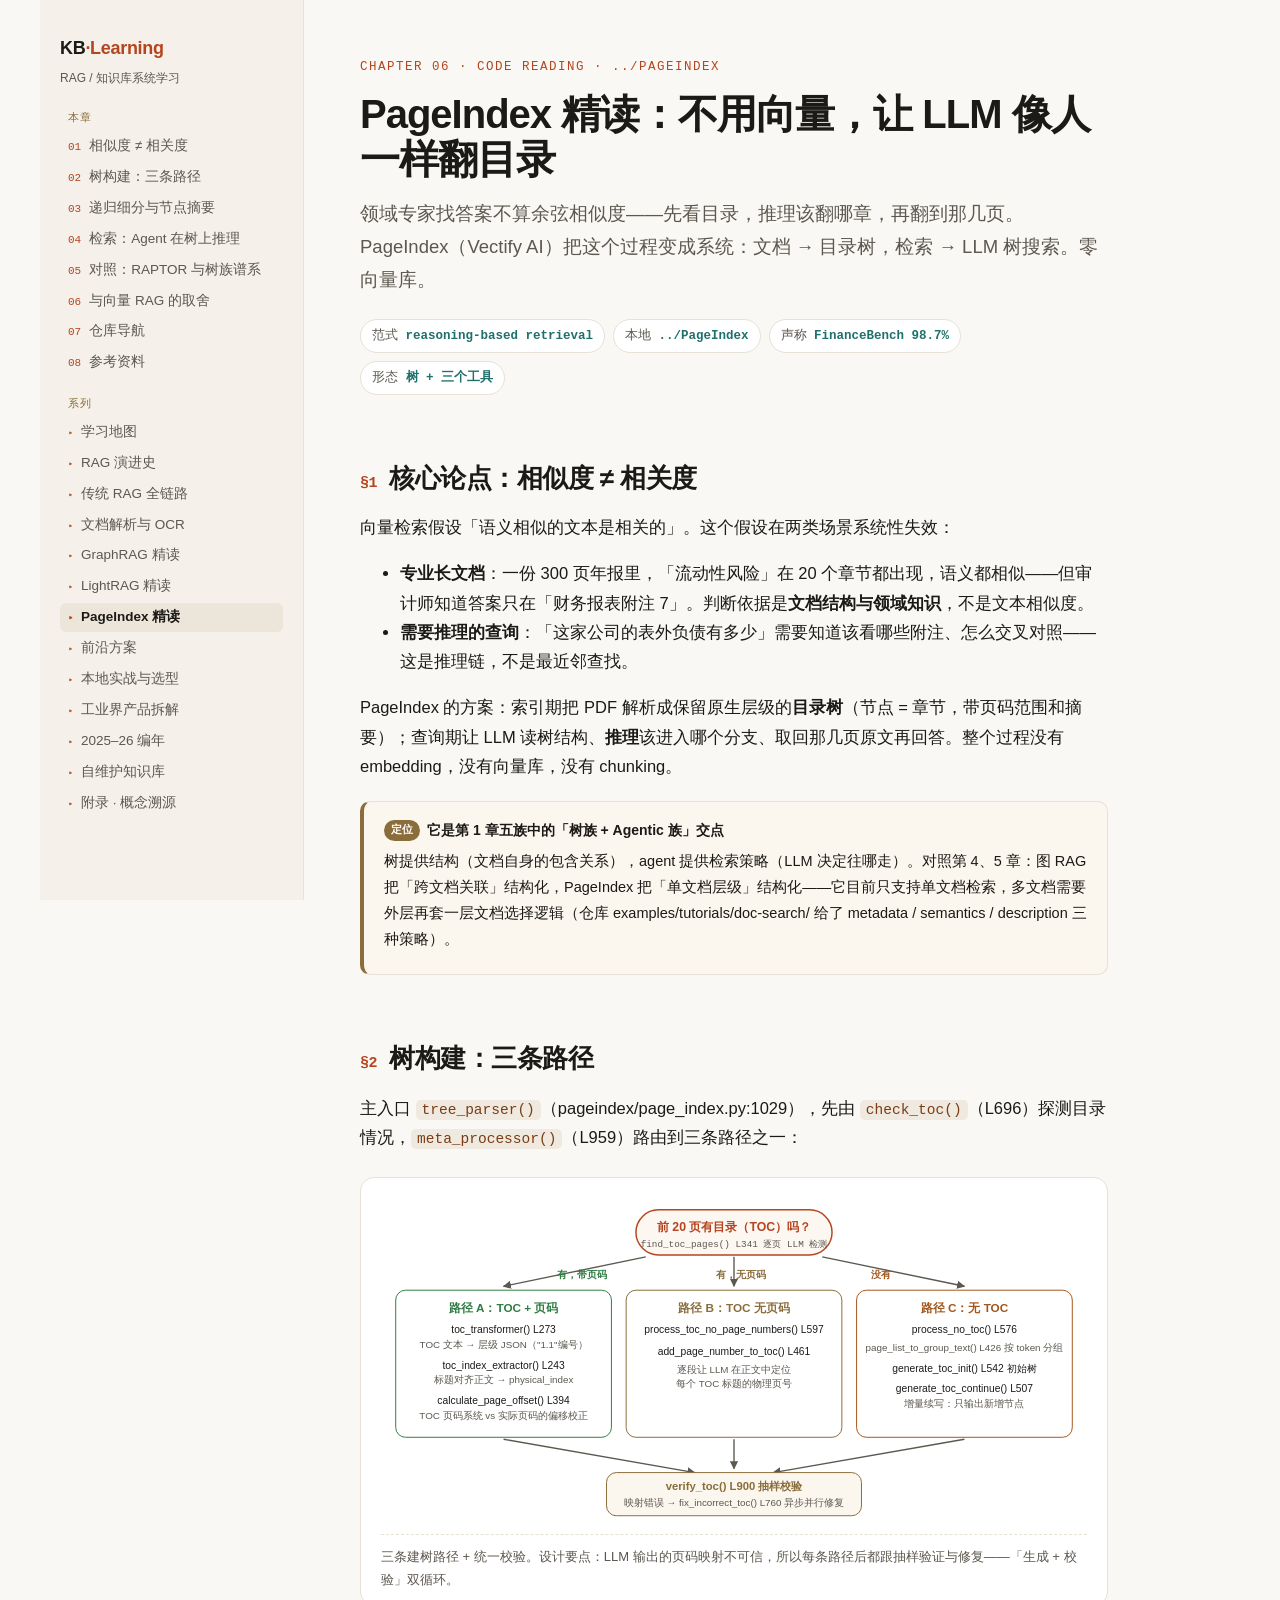
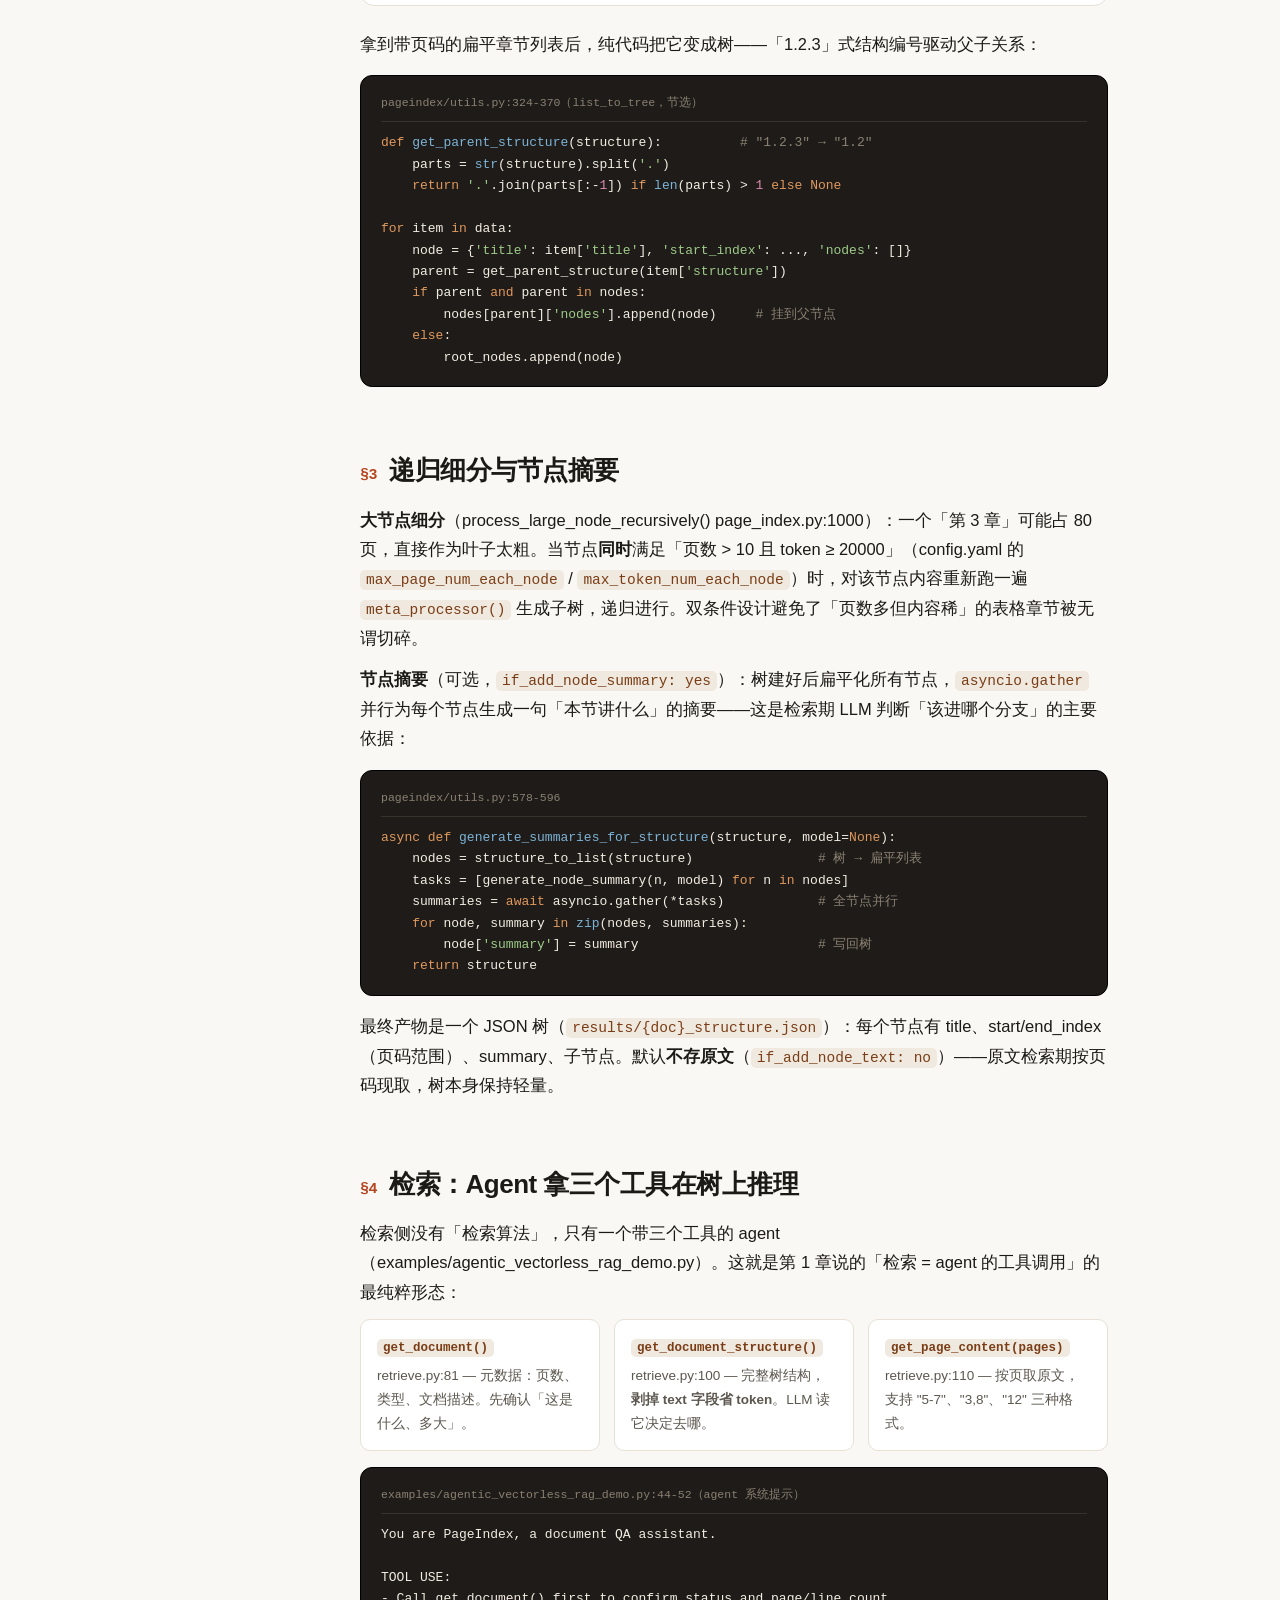
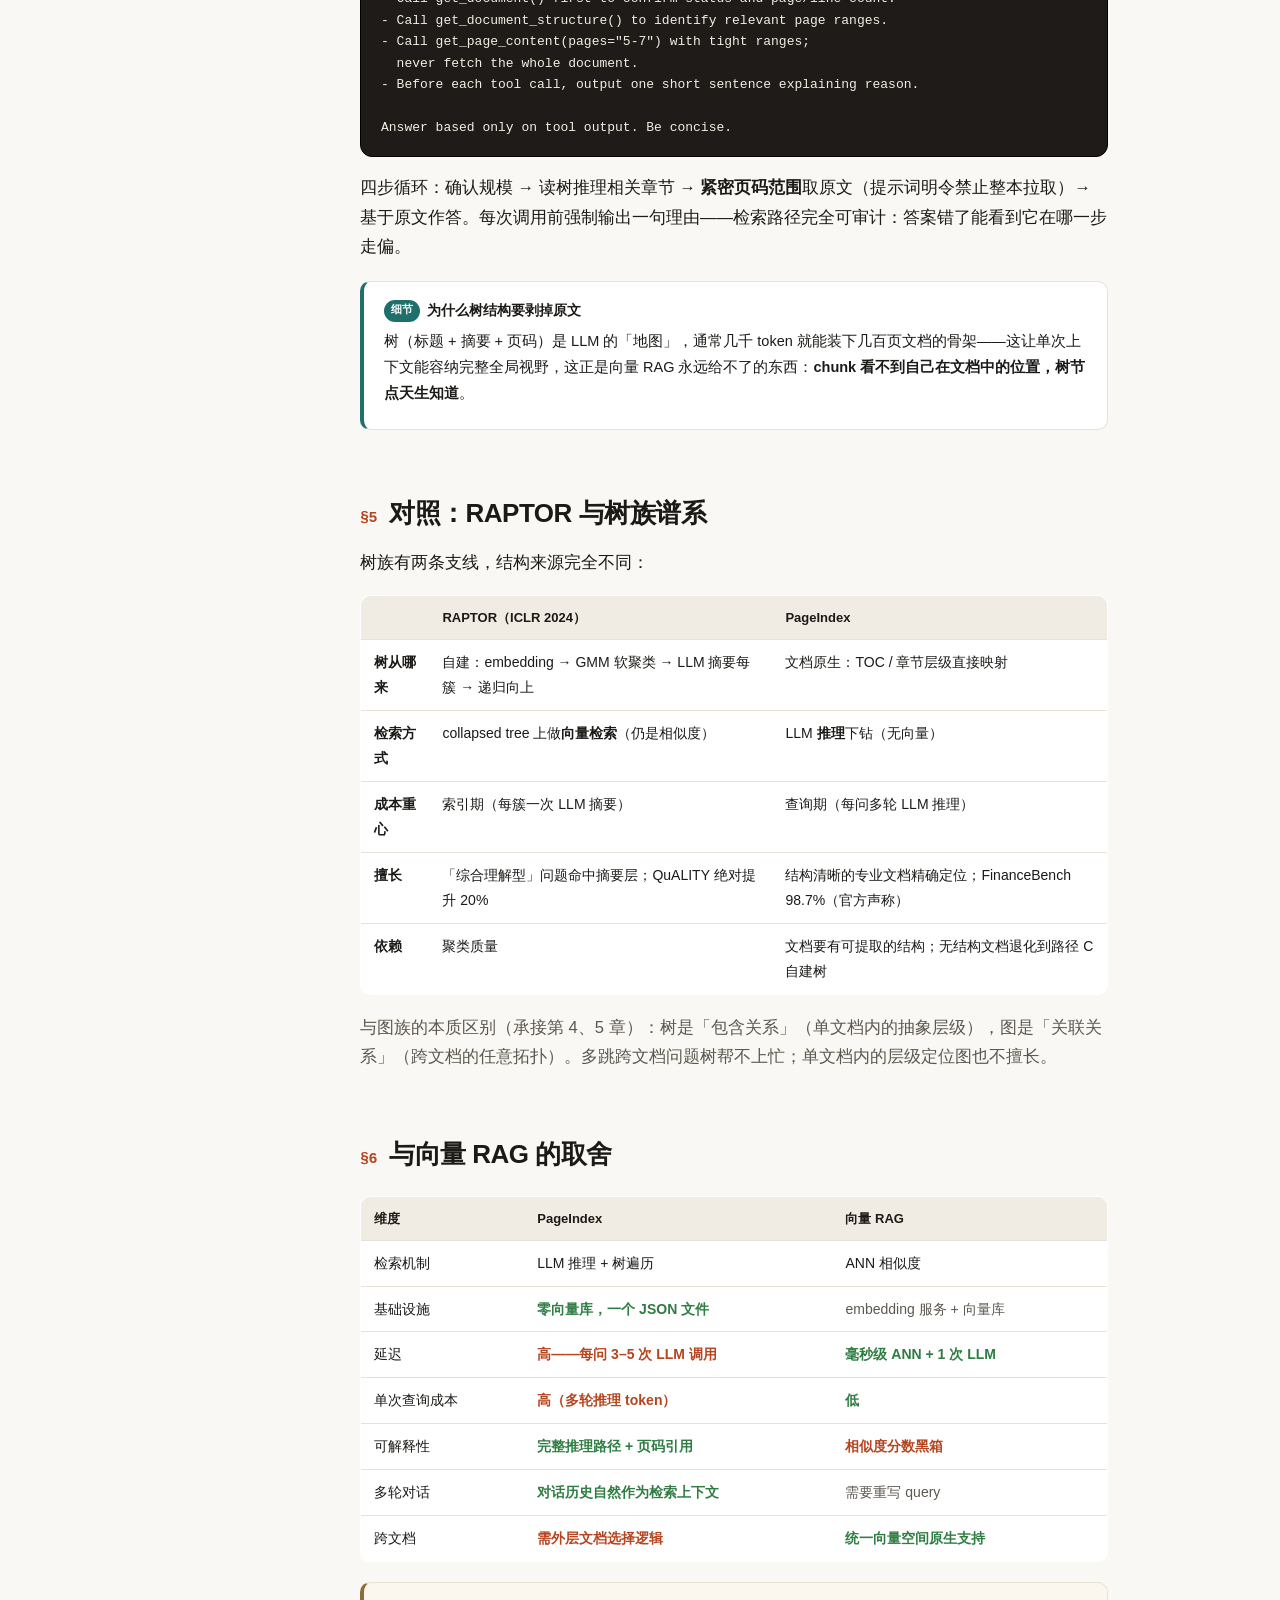
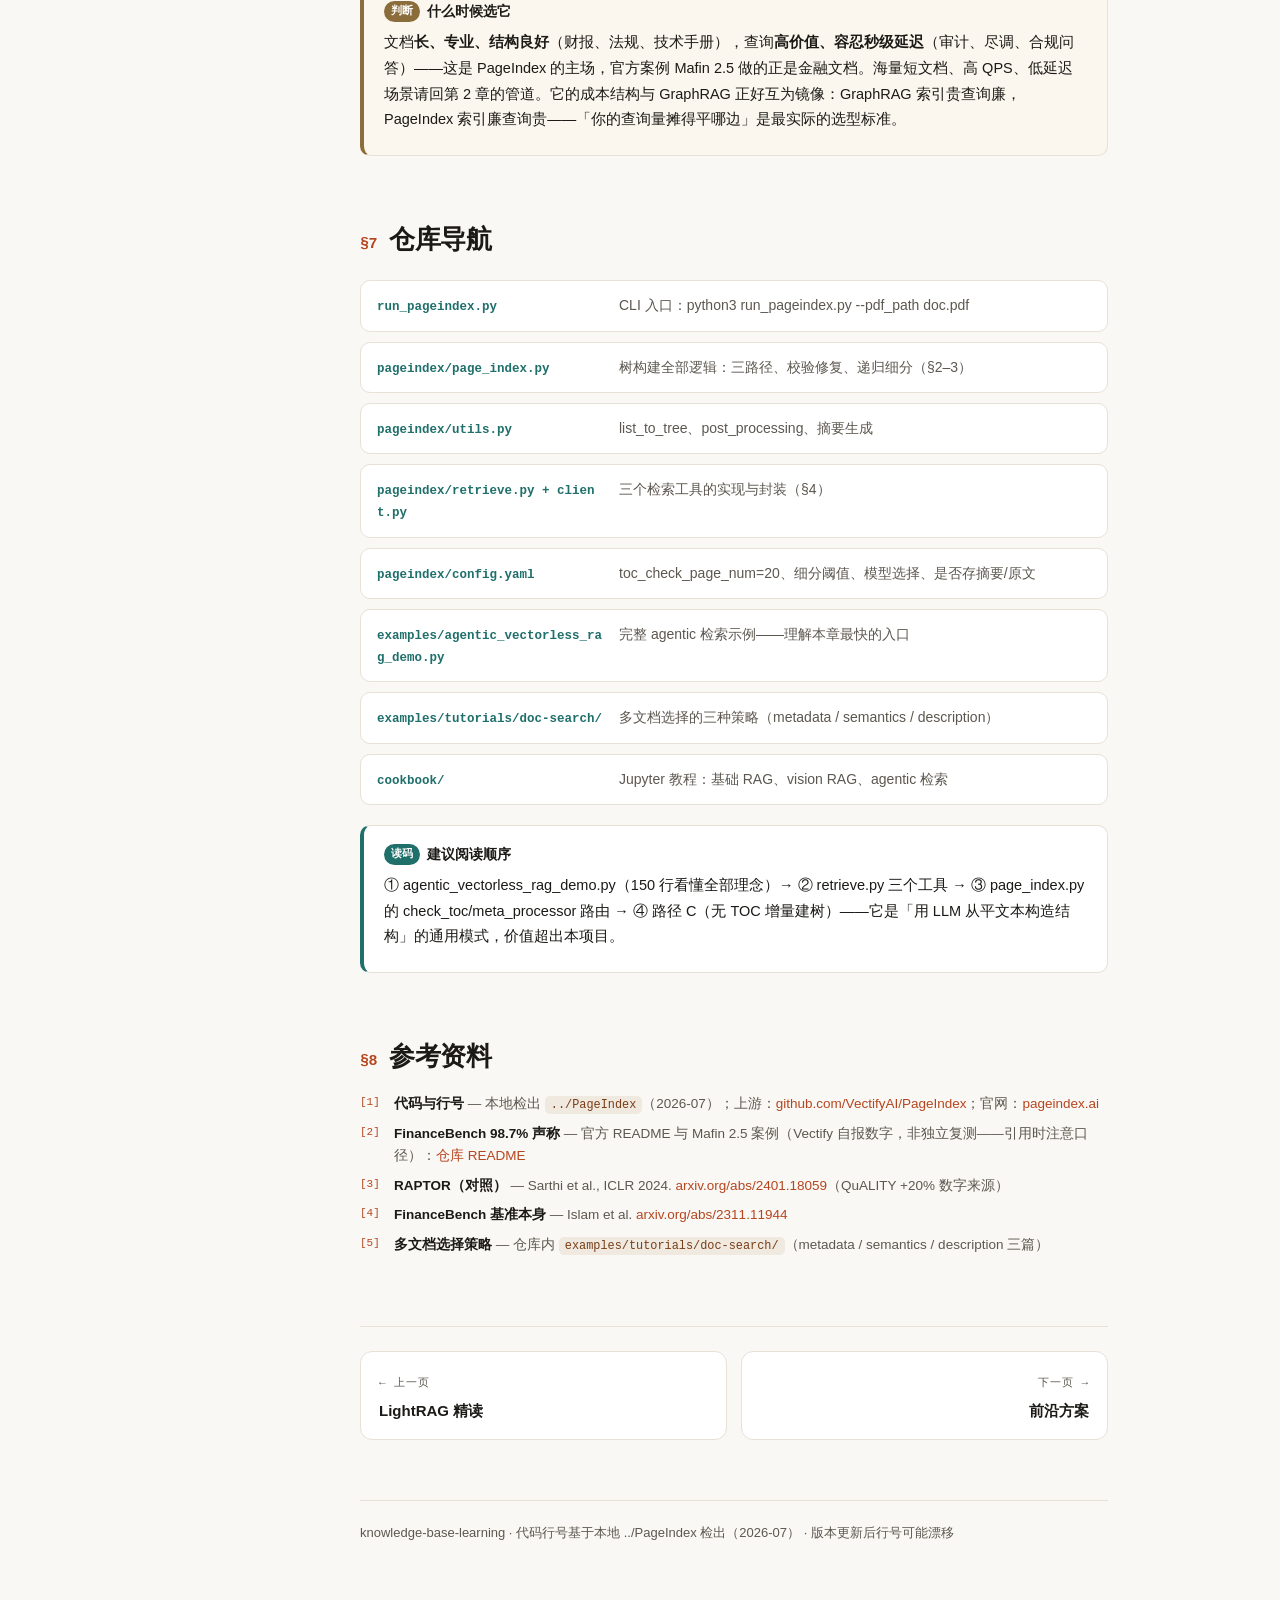
<file: 06-pageindex.html>
<!DOCTYPE html>
<html lang="zh-CN">
<head>
<meta charset="UTF-8" />
<meta name="viewport" content="width=device-width, initial-scale=1.0" />
<title>06 · PageIndex 精读 —— 无向量、推理式树搜索 · 知识库学习</title>
<link rel="stylesheet" href="assets/style.css" />
</head>
<body>
<div class="wrap">
<nav class="toc">
  <div class="brand"><a href="index.html">KB<b>·Learning</b></a></div>
  <div class="tag">RAG / 知识库系统学习</div>
  <div class="grp">本章</div>
  <ol>
    <li><a href="#idea">相似度 ≠ 相关度</a></li>
    <li><a href="#tree">树构建：三条路径</a></li>
    <li><a href="#node">递归细分与节点摘要</a></li>
    <li><a href="#search">检索：Agent 在树上推理</a></li>
    <li><a href="#raptor">对照：RAPTOR 与树族谱系</a></li>
    <li><a href="#vs">与向量 RAG 的取舍</a></li>
    <li><a href="#files">仓库导航</a></li>
    <li><a href="#refs">参考资料</a></li>
  </ol>
  <div class="grp">系列</div>
  <ol class="chapters">
    <li><a href="index.html">学习地图</a></li>
    <li><a href="01-history.html">RAG 演进史</a></li>
    <li><a href="02-pipeline.html">传统 RAG 全链路</a></li>
    <li><a href="03-parsing.html">文档解析与 OCR</a></li>
    <li><a href="04-graphrag.html">GraphRAG 精读</a></li>
    <li><a href="05-lightrag.html">LightRAG 精读</a></li>
    <li><a href="06-pageindex.html" class="cur">PageIndex 精读</a></li>
    <li><a href="07-frontier.html">前沿方案</a></li>
    <li><a href="08-practice.html">本地实战与选型</a></li>
    <li><a href="09-industry.html">工业界产品拆解</a></li>
    <li><a href="10-recent.html">2025–26 编年</a></li>
    <li><a href="11-background.html">自维护知识库</a></li>
    <li><a href="appendix-origins.html">附录 · 概念溯源</a></li>
  </ol>
</nav>
<main>
<header class="hero">
  <div class="kicker">Chapter 06 · Code Reading · ../PageIndex</div>
  <h1>PageIndex 精读：不用向量，让 LLM 像人一样翻目录</h1>
  <p class="lead">领域专家找答案不算余弦相似度——先看目录，推理该翻哪章，再翻到那几页。PageIndex（Vectify AI）把这个过程变成系统：文档 → 目录树，检索 → LLM 树搜索。零向量库。</p>
  <div class="pills">
    <span class="pill">范式 <b>reasoning-based retrieval</b></span>
    <span class="pill">本地 <b>../PageIndex</b></span>
    <span class="pill">声称 <b>FinanceBench 98.7%</b></span>
    <span class="pill">形态 <b>树 + 三个工具</b></span>
  </div>
</header>

<section id="idea">
  <h2><span class="n">§1</span>核心论点：相似度 ≠ 相关度</h2>
  <p>向量检索假设「语义相似的文本是相关的」。这个假设在两类场景系统性失效：</p>
  <ul>
    <li><b>专业长文档</b>：一份 300 页年报里，「流动性风险」在 20 个章节都出现，语义都相似——但审计师知道答案只在「财务报表附注 7」。判断依据是<b>文档结构与领域知识</b>，不是文本相似度。</li>
    <li><b>需要推理的查询</b>：「这家公司的表外负债有多少」需要知道该看哪些附注、怎么交叉对照——这是推理链，不是最近邻查找。</li>
  </ul>
  <p>PageIndex 的方案：索引期把 PDF 解析成保留原生层级的<b>目录树</b>（节点 = 章节，带页码范围和摘要）；查询期让 LLM 读树结构、<b>推理</b>该进入哪个分支、取回那几页原文再回答。整个过程没有 embedding，没有向量库，没有 chunking。</p>
  <div class="box key">
    <div class="t"><span class="ic">定位</span>它是第 1 章五族中的「树族 + Agentic 族」交点</div>
    <p>树提供结构（文档自身的包含关系），agent 提供检索策略（LLM 决定往哪走）。对照第 4、5 章：图 RAG 把「跨文档关联」结构化，PageIndex 把「单文档层级」结构化——它目前只支持单文档检索，多文档需要外层再套一层文档选择逻辑（仓库 examples/tutorials/doc-search/ 给了 metadata / semantics / description 三种策略）。</p>
  </div>
</section>

<section id="tree">
  <h2><span class="n">§2</span>树构建：三条路径</h2>
  <p>主入口 <code>tree_parser()</code>（<span class="anchor-note">pageindex/page_index.py:1029</span>），先由 <code>check_toc()</code>（L696）探测目录情况，<code>meta_processor()</code>（L959）路由到三条路径之一：</p>
  <figure class="diagram">
    <svg viewBox="0 0 720 330" xmlns="http://www.w3.org/2000/svg" font-family="-apple-system,'PingFang SC',sans-serif">
      <defs><marker id="ar8" viewBox="0 0 10 10" refX="9" refY="5" markerWidth="6" markerHeight="6" orient="auto-start-reverse"><path d="M0,0 L10,5 L0,10 z" fill="#5c574f"/></marker></defs>
      <rect x="260" y="10" width="200" height="46" rx="23" fill="#fdf7f2" stroke="#b5451f" stroke-width="1.5"/>
      <text x="360" y="32" text-anchor="middle" font-size="12.5" font-weight="800" fill="#b5451f">前 20 页有目录（TOC）吗？</text>
      <text x="360" y="48" text-anchor="middle" font-size="9.5" fill="#5c574f" font-family="monospace">find_toc_pages() L341 逐页 LLM 检测</text>
      <line x1="270" y1="58" x2="125" y2="88" stroke="#5c574f" stroke-width="1.4" marker-end="url(#ar8)"/>
      <line x1="360" y1="58" x2="360" y2="88" stroke="#5c574f" stroke-width="1.4" marker-end="url(#ar8)"/>
      <line x1="450" y1="58" x2="595" y2="88" stroke="#5c574f" stroke-width="1.4" marker-end="url(#ar8)"/>
      <text x="180" y="80" font-size="10.5" fill="#2f7d43" font-weight="700">有，带页码</text>
      <text x="342" y="80" font-size="10.5" fill="#8a6d3b" font-weight="700">有，无页码</text>
      <text x="500" y="80" font-size="10.5" fill="#a4551a" font-weight="700">没有</text>
      <!-- path A -->
      <rect x="15" y="92" width="220" height="150" rx="10" fill="#fff" stroke="#2f7d43"/>
      <text x="125" y="114" text-anchor="middle" font-size="12" font-weight="800" fill="#2f7d43">路径 A：TOC + 页码</text>
      <text x="125" y="136" text-anchor="middle" font-size="10.5" fill="#1c1a17">toc_transformer() L273</text>
      <text x="125" y="151" text-anchor="middle" font-size="10" fill="#5c574f">TOC 文本 → 层级 JSON（"1.1"编号）</text>
      <text x="125" y="172" text-anchor="middle" font-size="10.5" fill="#1c1a17">toc_index_extractor() L243</text>
      <text x="125" y="187" text-anchor="middle" font-size="10" fill="#5c574f">标题对齐正文 → physical_index</text>
      <text x="125" y="208" text-anchor="middle" font-size="10.5" fill="#1c1a17">calculate_page_offset() L394</text>
      <text x="125" y="223" text-anchor="middle" font-size="10" fill="#5c574f">TOC 页码系统 vs 实际页码的偏移校正</text>
      <!-- path B -->
      <rect x="250" y="92" width="220" height="150" rx="10" fill="#fff" stroke="#8a6d3b"/>
      <text x="360" y="114" text-anchor="middle" font-size="12" font-weight="800" fill="#8a6d3b">路径 B：TOC 无页码</text>
      <text x="360" y="136" text-anchor="middle" font-size="10.5" fill="#1c1a17">process_toc_no_page_numbers() L597</text>
      <text x="360" y="158" text-anchor="middle" font-size="10.5" fill="#1c1a17">add_page_number_to_toc() L461</text>
      <text x="360" y="176" text-anchor="middle" font-size="10" fill="#5c574f">逐段让 LLM 在正文中定位</text>
      <text x="360" y="191" text-anchor="middle" font-size="10" fill="#5c574f">每个 TOC 标题的物理页号</text>
      <!-- path C -->
      <rect x="485" y="92" width="220" height="150" rx="10" fill="#fff" stroke="#a4551a"/>
      <text x="595" y="114" text-anchor="middle" font-size="12" font-weight="800" fill="#a4551a">路径 C：无 TOC</text>
      <text x="595" y="136" text-anchor="middle" font-size="10.5" fill="#1c1a17">process_no_toc() L576</text>
      <text x="595" y="154" text-anchor="middle" font-size="10" fill="#5c574f">page_list_to_group_text() L426 按 token 分组</text>
      <text x="595" y="175" text-anchor="middle" font-size="10.5" fill="#1c1a17">generate_toc_init() L542 初始树</text>
      <text x="595" y="196" text-anchor="middle" font-size="10.5" fill="#1c1a17">generate_toc_continue() L507</text>
      <text x="595" y="211" text-anchor="middle" font-size="10" fill="#5c574f">增量续写：只输出新增节点</text>
      <!-- verify -->
      <line x1="125" y1="244" x2="320" y2="278" stroke="#5c574f" stroke-width="1.4" marker-end="url(#ar8)"/>
      <line x1="360" y1="244" x2="360" y2="274" stroke="#5c574f" stroke-width="1.4" marker-end="url(#ar8)"/>
      <line x1="595" y1="244" x2="400" y2="278" stroke="#5c574f" stroke-width="1.4" marker-end="url(#ar8)"/>
      <rect x="230" y="278" width="260" height="44" rx="10" fill="#fbf7ee" stroke="#8a6d3b"/>
      <text x="360" y="296" text-anchor="middle" font-size="11.5" font-weight="700" fill="#8a6d3b">verify_toc() L900 抽样校验</text>
      <text x="360" y="312" text-anchor="middle" font-size="10" fill="#5c574f">映射错误 → fix_incorrect_toc() L760 异步并行修复</text>
    </svg>
    <figcaption>三条建树路径 + 统一校验。设计要点：LLM 输出的页码映射不可信，所以每条路径后都跟抽样验证与修复——「生成 + 校验」双循环。</figcaption>
  </figure>
  <p>拿到带页码的扁平章节列表后，纯代码把它变成树——「1.2.3」式结构编号驱动父子关系：</p>
  <pre><code><span class="src">pageindex/utils.py:324-370（list_to_tree，节选）</span><span class="kw">def</span> <span class="fn">get_parent_structure</span>(structure):          <span class="cm"># "1.2.3" → "1.2"</span>
    parts = <span class="fn">str</span>(structure).split(<span class="st">'.'</span>)
    <span class="kw">return</span> <span class="st">'.'</span>.join(parts[:-<span class="nm">1</span>]) <span class="kw">if</span> <span class="fn">len</span>(parts) &gt; <span class="nm">1</span> <span class="kw">else</span> <span class="kw">None</span>

<span class="kw">for</span> item <span class="kw">in</span> data:
    node = {<span class="st">'title'</span>: item[<span class="st">'title'</span>], <span class="st">'start_index'</span>: ..., <span class="st">'nodes'</span>: []}
    parent = get_parent_structure(item[<span class="st">'structure'</span>])
    <span class="kw">if</span> parent <span class="kw">and</span> parent <span class="kw">in</span> nodes:
        nodes[parent][<span class="st">'nodes'</span>].append(node)     <span class="cm"># 挂到父节点</span>
    <span class="kw">else</span>:
        root_nodes.append(node)</code></pre>
</section>

<section id="node">
  <h2><span class="n">§3</span>递归细分与节点摘要</h2>
  <p><b>大节点细分</b>（<span class="anchor-note">process_large_node_recursively() page_index.py:1000</span>）：一个「第 3 章」可能占 80 页，直接作为叶子太粗。当节点<b>同时</b>满足「页数 &gt; 10 且 token ≥ 20000」（config.yaml 的 <code>max_page_num_each_node</code> / <code>max_token_num_each_node</code>）时，对该节点内容重新跑一遍 <code>meta_processor()</code> 生成子树，递归进行。双条件设计避免了「页数多但内容稀」的表格章节被无谓切碎。</p>
  <p><b>节点摘要</b>（可选，<code>if_add_node_summary: yes</code>）：树建好后扁平化所有节点，<code>asyncio.gather</code> 并行为每个节点生成一句「本节讲什么」的摘要——这是检索期 LLM 判断「该进哪个分支」的主要依据：</p>
  <pre><code><span class="src">pageindex/utils.py:578-596</span><span class="kw">async def</span> <span class="fn">generate_summaries_for_structure</span>(structure, model=<span class="kw">None</span>):
    nodes = structure_to_list(structure)                <span class="cm"># 树 → 扁平列表</span>
    tasks = [generate_node_summary(n, model) <span class="kw">for</span> n <span class="kw">in</span> nodes]
    summaries = <span class="kw">await</span> asyncio.gather(*tasks)            <span class="cm"># 全节点并行</span>
    <span class="kw">for</span> node, summary <span class="kw">in</span> <span class="fn">zip</span>(nodes, summaries):
        node[<span class="st">'summary'</span>] = summary                       <span class="cm"># 写回树</span>
    <span class="kw">return</span> structure</code></pre>
  <p>最终产物是一个 JSON 树（<code>results/{doc}_structure.json</code>）：每个节点有 title、start/end_index（页码范围）、summary、子节点。默认<b>不存原文</b>（<code>if_add_node_text: no</code>）——原文检索期按页码现取，树本身保持轻量。</p>
</section>

<section id="search">
  <h2><span class="n">§4</span>检索：Agent 拿三个工具在树上推理</h2>
  <p>检索侧没有「检索算法」，只有一个带三个工具的 agent（<span class="anchor-note">examples/agentic_vectorless_rag_demo.py</span>）。这就是第 1 章说的「检索 = agent 的工具调用」的最纯粹形态：</p>
  <div class="three">
    <div class="mini"><div class="h"><code>get_document()</code></div><p>retrieve.py:81 — 元数据：页数、类型、文档描述。先确认「这是什么、多大」。</p></div>
    <div class="mini"><div class="h"><code>get_document_structure()</code></div><p>retrieve.py:100 — 完整树结构，<b>剥掉 text 字段省 token</b>。LLM 读它决定去哪。</p></div>
    <div class="mini"><div class="h"><code>get_page_content(pages)</code></div><p>retrieve.py:110 — 按页取原文，支持 "5-7"、"3,8"、"12" 三种格式。</p></div>
  </div>
  <pre><code><span class="src">examples/agentic_vectorless_rag_demo.py:44-52（agent 系统提示）</span>You are PageIndex, a document QA assistant.

TOOL USE:
- Call get_document() first to confirm status and page/line count.
- Call get_document_structure() to identify relevant page ranges.
- Call get_page_content(pages="5-7") with tight ranges;
  never fetch the whole document.
- Before each tool call, output one short sentence explaining reason.

Answer based only on tool output. Be concise.</code></pre>
  <p>四步循环：确认规模 → 读树推理相关章节 → <b>紧密页码范围</b>取原文（提示词明令禁止整本拉取）→ 基于原文作答。每次调用前强制输出一句理由——检索路径完全可审计：答案错了能看到它在哪一步走偏。</p>
  <div class="box tip">
    <div class="t"><span class="ic">细节</span>为什么树结构要剥掉原文</div>
    <p>树（标题 + 摘要 + 页码）是 LLM 的「地图」，通常几千 token 就能装下几百页文档的骨架——这让单次上下文能容纳完整全局视野，这正是向量 RAG 永远给不了的东西：<b>chunk 看不到自己在文档中的位置，树节点天生知道</b>。</p>
  </div>
</section>

<section id="raptor">
  <h2><span class="n">§5</span>对照：RAPTOR 与树族谱系</h2>
  <p>树族有两条支线，结构来源完全不同：</p>
  <table>
    <tr><th></th><th>RAPTOR（ICLR 2024）</th><th>PageIndex</th></tr>
    <tr><td><b>树从哪来</b></td><td>自建：embedding → GMM 软聚类 → LLM 摘要每簇 → 递归向上</td><td>文档原生：TOC / 章节层级直接映射</td></tr>
    <tr><td><b>检索方式</b></td><td>collapsed tree 上做<b>向量检索</b>（仍是相似度）</td><td>LLM <b>推理</b>下钻（无向量）</td></tr>
    <tr><td><b>成本重心</b></td><td>索引期（每簇一次 LLM 摘要）</td><td>查询期（每问多轮 LLM 推理）</td></tr>
    <tr><td><b>擅长</b></td><td>「综合理解型」问题命中摘要层；QuALITY 绝对提升 20%</td><td>结构清晰的专业文档精确定位；FinanceBench 98.7%（官方声称）</td></tr>
    <tr><td><b>依赖</b></td><td>聚类质量</td><td>文档要有可提取的结构；无结构文档退化到路径 C 自建树</td></tr>
  </table>
  <p class="sub">与图族的本质区别（承接第 4、5 章）：树是「包含关系」（单文档内的抽象层级），图是「关联关系」（跨文档的任意拓扑）。多跳跨文档问题树帮不上忙；单文档内的层级定位图也不擅长。</p>
</section>

<section id="vs">
  <h2><span class="n">§6</span>与向量 RAG 的取舍</h2>
  <table>
    <tr><th>维度</th><th>PageIndex</th><th>向量 RAG</th></tr>
    <tr><td>检索机制</td><td>LLM 推理 + 树遍历</td><td>ANN 相似度</td></tr>
    <tr><td>基础设施</td><td class="good">零向量库，一个 JSON 文件</td><td class="vs">embedding 服务 + 向量库</td></tr>
    <tr><td>延迟</td><td class="bad">高——每问 3–5 次 LLM 调用</td><td class="good">毫秒级 ANN + 1 次 LLM</td></tr>
    <tr><td>单次查询成本</td><td class="bad">高（多轮推理 token）</td><td class="good">低</td></tr>
    <tr><td>可解释性</td><td class="good">完整推理路径 + 页码引用</td><td class="bad">相似度分数黑箱</td></tr>
    <tr><td>多轮对话</td><td class="good">对话历史自然作为检索上下文</td><td class="vs">需要重写 query</td></tr>
    <tr><td>跨文档</td><td class="bad">需外层文档选择逻辑</td><td class="good">统一向量空间原生支持</td></tr>
  </table>
  <div class="box key">
    <div class="t"><span class="ic">判断</span>什么时候选它</div>
    <p>文档<b>长、专业、结构良好</b>（财报、法规、技术手册），查询<b>高价值、容忍秒级延迟</b>（审计、尽调、合规问答）——这是 PageIndex 的主场，官方案例 Mafin 2.5 做的正是金融文档。海量短文档、高 QPS、低延迟场景请回第 2 章的管道。它的成本结构与 GraphRAG 正好互为镜像：GraphRAG 索引贵查询廉，PageIndex 索引廉查询贵——「你的查询量摊得平哪边」是最实际的选型标准。</p>
  </div>
</section>

<section id="files">
  <h2><span class="n">§7</span>仓库导航</h2>
  <div class="filemap">
    <div class="f"><span class="p">run_pageindex.py</span><span class="d">CLI 入口：python3 run_pageindex.py --pdf_path doc.pdf</span></div>
    <div class="f"><span class="p">pageindex/page_index.py</span><span class="d">树构建全部逻辑：三路径、校验修复、递归细分（§2–3）</span></div>
    <div class="f"><span class="p">pageindex/utils.py</span><span class="d">list_to_tree、post_processing、摘要生成</span></div>
    <div class="f"><span class="p">pageindex/retrieve.py + client.py</span><span class="d">三个检索工具的实现与封装（§4）</span></div>
    <div class="f"><span class="p">pageindex/config.yaml</span><span class="d">toc_check_page_num=20、细分阈值、模型选择、是否存摘要/原文</span></div>
    <div class="f"><span class="p">examples/agentic_vectorless_rag_demo.py</span><span class="d">完整 agentic 检索示例——理解本章最快的入口</span></div>
    <div class="f"><span class="p">examples/tutorials/doc-search/</span><span class="d">多文档选择的三种策略（metadata / semantics / description）</span></div>
    <div class="f"><span class="p">cookbook/</span><span class="d">Jupyter 教程：基础 RAG、vision RAG、agentic 检索</span></div>
  </div>
  <div class="box tip">
    <div class="t"><span class="ic">读码</span>建议阅读顺序</div>
    <p>① agentic_vectorless_rag_demo.py（150 行看懂全部理念）→ ② retrieve.py 三个工具 → ③ page_index.py 的 check_toc/meta_processor 路由 → ④ 路径 C（无 TOC 增量建树）——它是「用 LLM 从平文本构造结构」的通用模式，价值超出本项目。</p>
  </div>
</section>

<section id="refs" class="refs">
  <h2><span class="n">§8</span>参考资料</h2>
  <ul>
    <li><span class="rt">代码与行号</span> — 本地检出 <code>../PageIndex</code>（2026-07）；上游：<a href="https://github.com/VectifyAI/PageIndex">github.com/VectifyAI/PageIndex</a>；官网：<a href="https://pageindex.ai/">pageindex.ai</a></li>
    <li><span class="rt">FinanceBench 98.7% 声称</span> — 官方 README 与 Mafin 2.5 案例（Vectify 自报数字，非独立复测——引用时注意口径）：<a href="https://github.com/VectifyAI/PageIndex">仓库 README</a></li>
    <li><span class="rt">RAPTOR（对照）</span> — Sarthi et al., ICLR 2024. <a href="https://arxiv.org/abs/2401.18059">arxiv.org/abs/2401.18059</a>（QuALITY +20% 数字来源）</li>
    <li><span class="rt">FinanceBench 基准本身</span> — Islam et al. <a href="https://arxiv.org/abs/2311.11944">arxiv.org/abs/2311.11944</a></li>
    <li><span class="rt">多文档选择策略</span> — 仓库内 <code>examples/tutorials/doc-search/</code>（metadata / semantics / description 三篇）</li>
  </ul>
</section>

<div class="pagenav">
  <a href="05-lightrag.html"><span class="lbl">← 上一页</span><div class="ti">LightRAG 精读</div></a>
  <a href="07-frontier.html" class="next"><span class="lbl">下一页 →</span><div class="ti">前沿方案</div></a>
</div>
<footer>knowledge-base-learning · 代码行号基于本地 ../PageIndex 检出（2026-07） · 版本更新后行号可能漂移</footer>
</main>
</div>
</body>
</html>
</file>
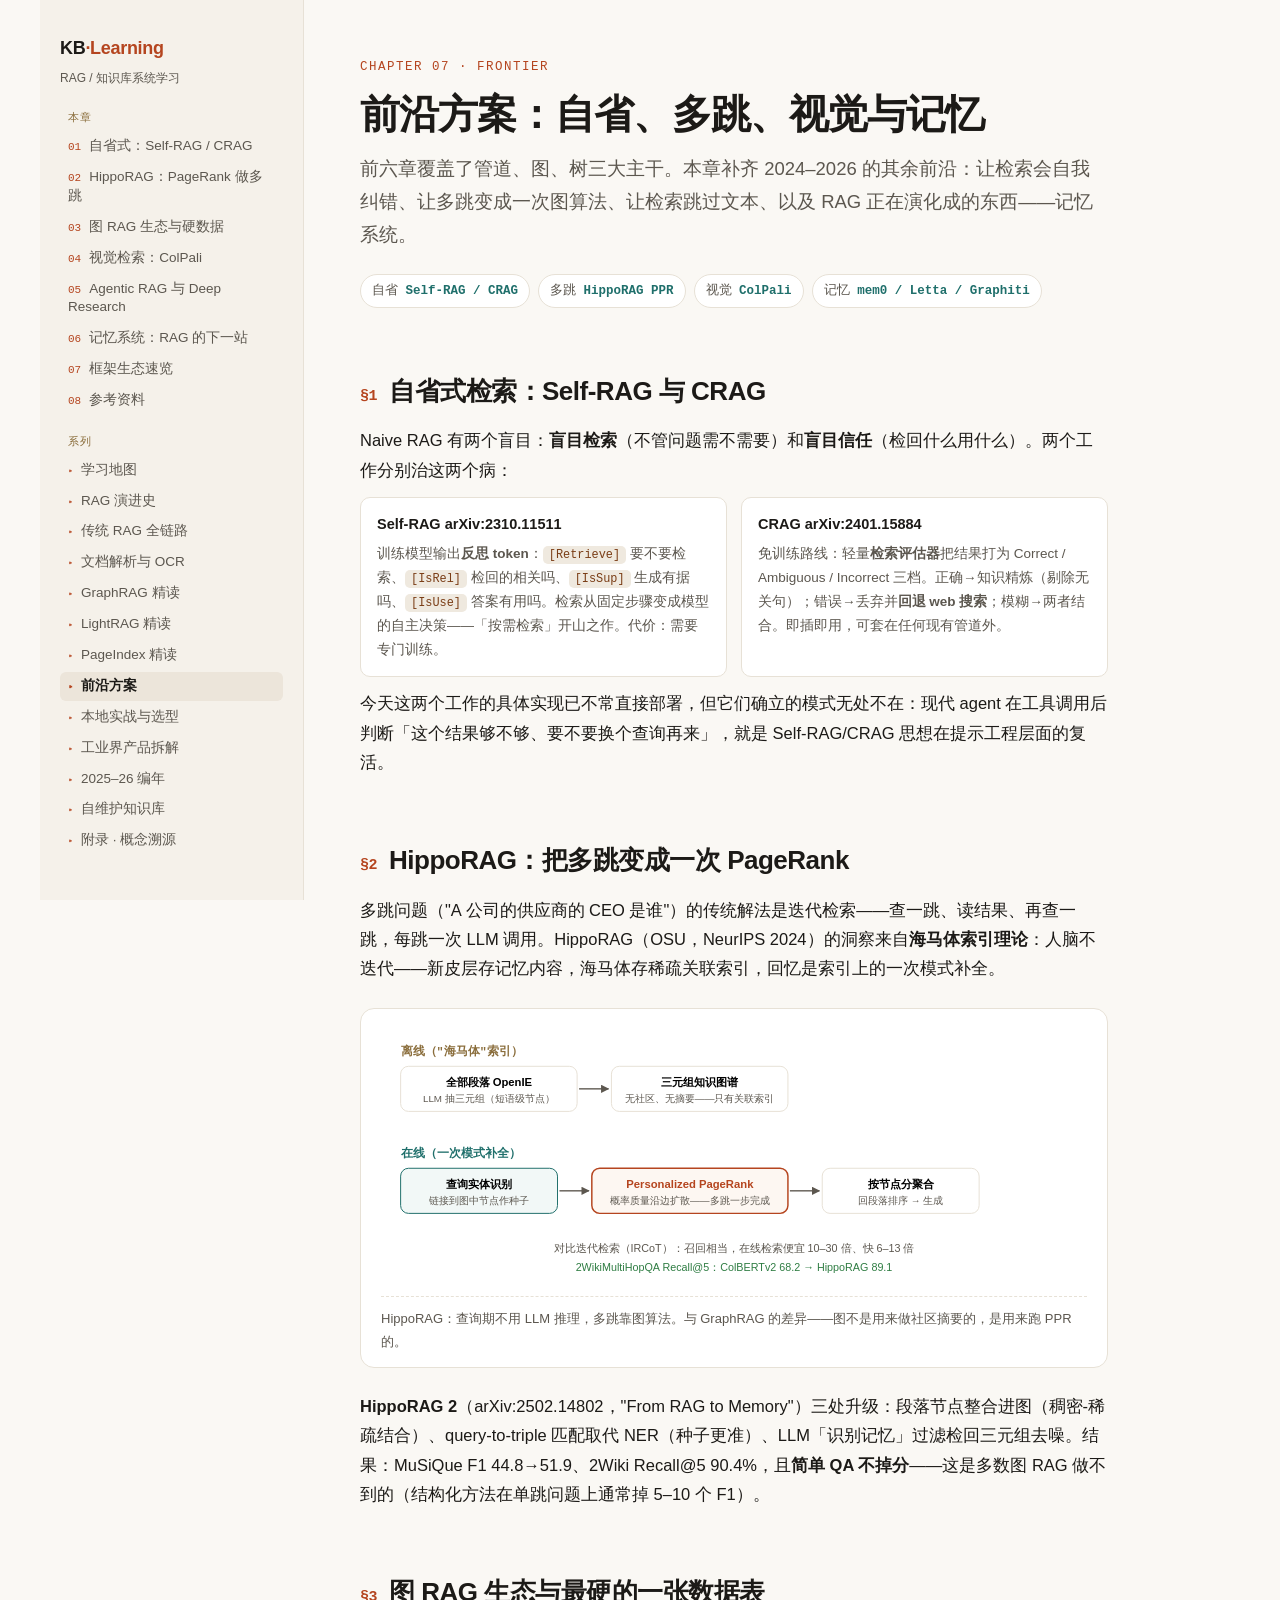
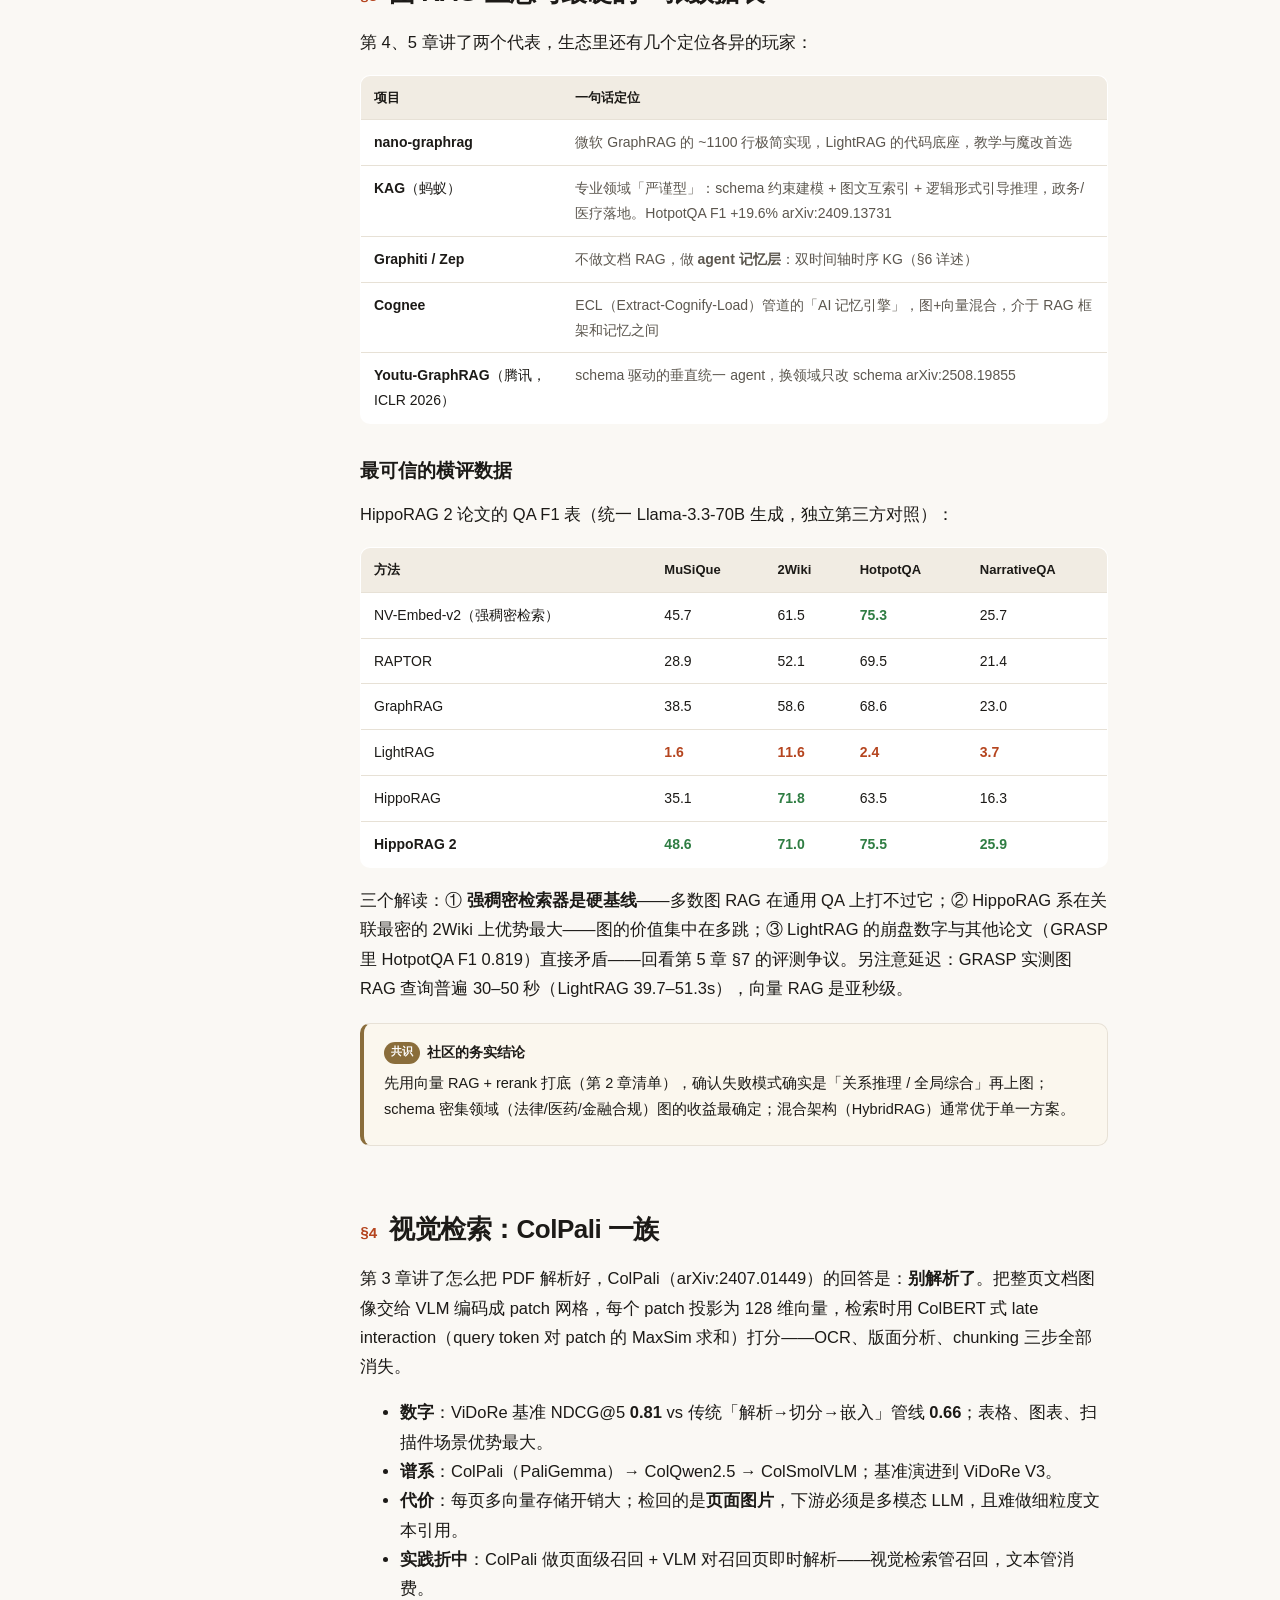
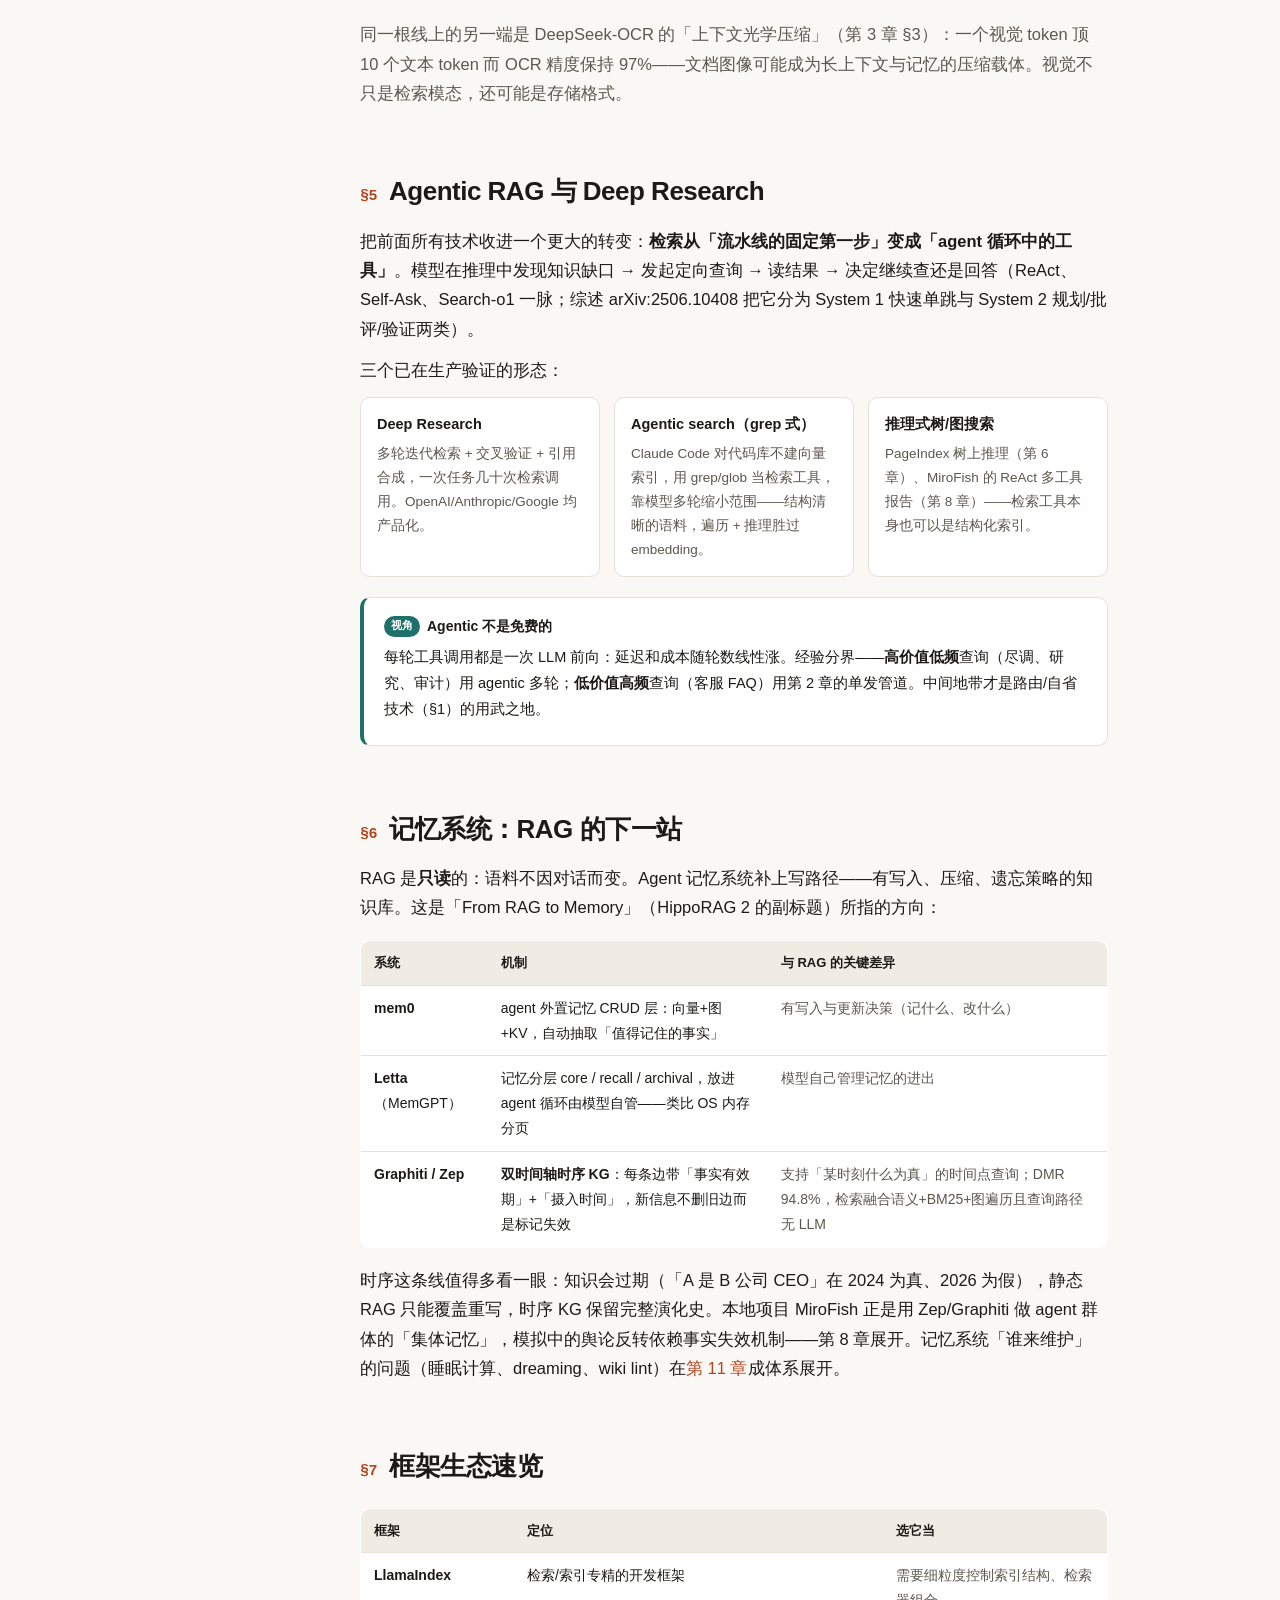
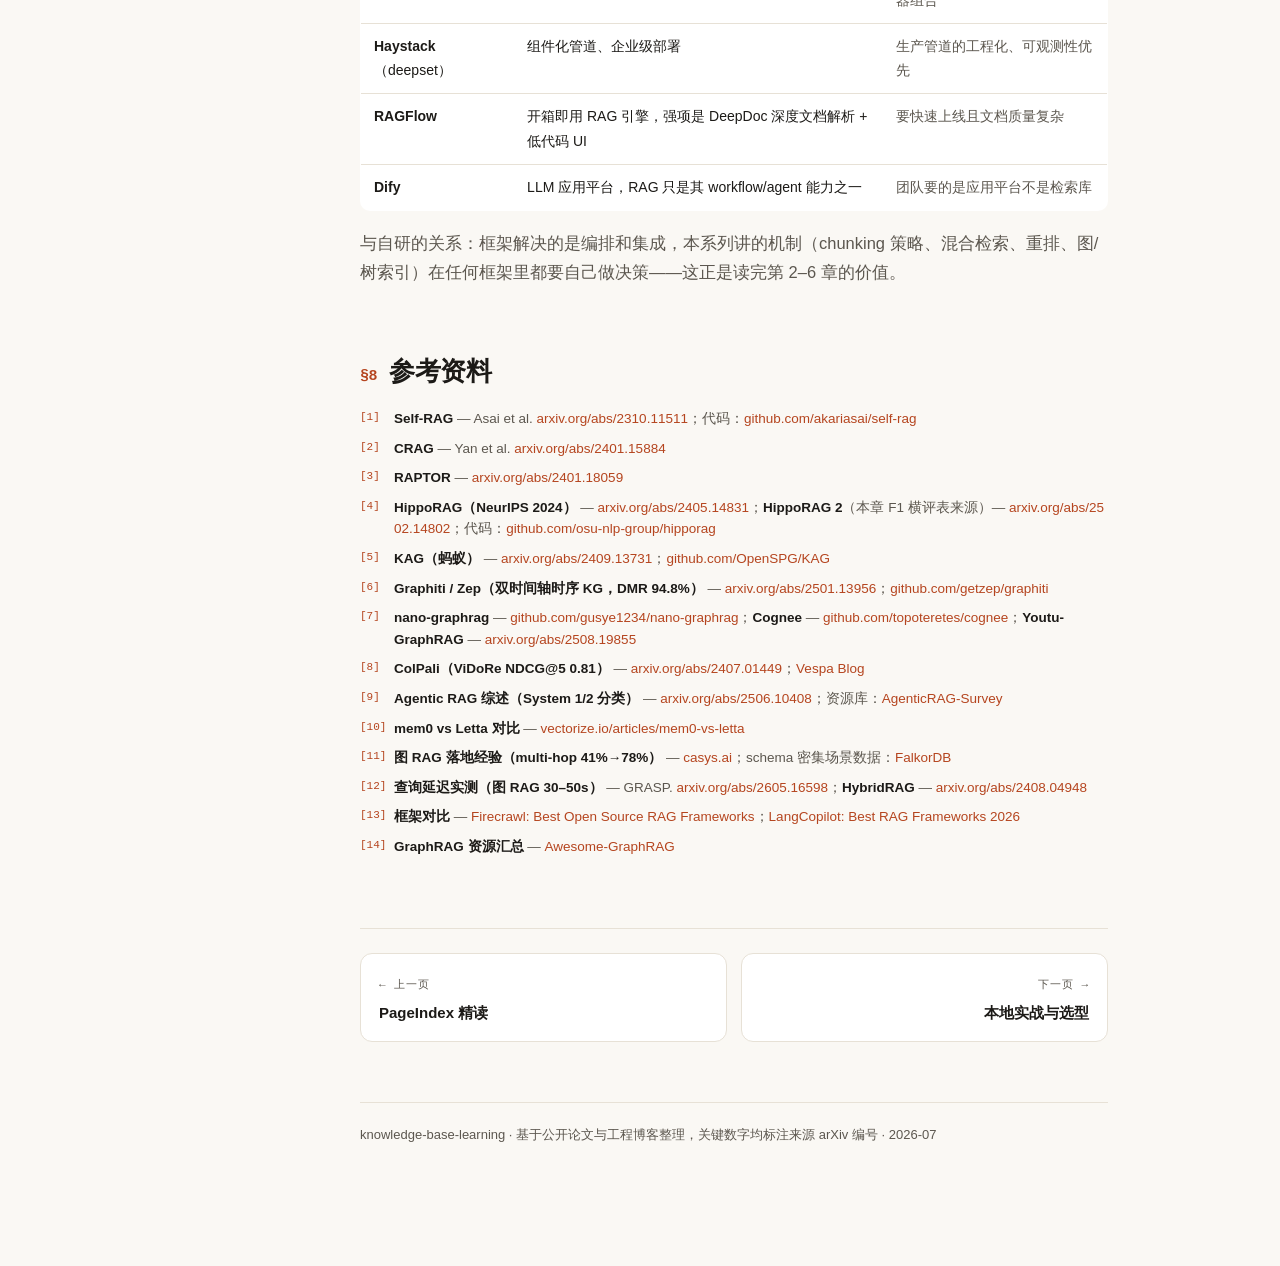
<file: 07-frontier.html>
<!DOCTYPE html>
<html lang="zh-CN">
<head>
<meta charset="UTF-8" />
<meta name="viewport" content="width=device-width, initial-scale=1.0" />
<title>07 · 前沿方案 —— 自省、多跳、视觉与记忆 · 知识库学习</title>
<link rel="stylesheet" href="assets/style.css" />
</head>
<body>
<div class="wrap">
<nav class="toc">
  <div class="brand"><a href="index.html">KB<b>·Learning</b></a></div>
  <div class="tag">RAG / 知识库系统学习</div>
  <div class="grp">本章</div>
  <ol>
    <li><a href="#selfrag">自省式：Self-RAG / CRAG</a></li>
    <li><a href="#hippo">HippoRAG：PageRank 做多跳</a></li>
    <li><a href="#graph-eco">图 RAG 生态与硬数据</a></li>
    <li><a href="#colpali">视觉检索：ColPali</a></li>
    <li><a href="#agentic">Agentic RAG 与 Deep Research</a></li>
    <li><a href="#memory">记忆系统：RAG 的下一站</a></li>
    <li><a href="#framework">框架生态速览</a></li>
    <li><a href="#refs">参考资料</a></li>
  </ol>
  <div class="grp">系列</div>
  <ol class="chapters">
    <li><a href="index.html">学习地图</a></li>
    <li><a href="01-history.html">RAG 演进史</a></li>
    <li><a href="02-pipeline.html">传统 RAG 全链路</a></li>
    <li><a href="03-parsing.html">文档解析与 OCR</a></li>
    <li><a href="04-graphrag.html">GraphRAG 精读</a></li>
    <li><a href="05-lightrag.html">LightRAG 精读</a></li>
    <li><a href="06-pageindex.html">PageIndex 精读</a></li>
    <li><a href="07-frontier.html" class="cur">前沿方案</a></li>
    <li><a href="08-practice.html">本地实战与选型</a></li>
    <li><a href="09-industry.html">工业界产品拆解</a></li>
    <li><a href="10-recent.html">2025–26 编年</a></li>
    <li><a href="11-background.html">自维护知识库</a></li>
    <li><a href="appendix-origins.html">附录 · 概念溯源</a></li>
  </ol>
</nav>
<main>
<header class="hero">
  <div class="kicker">Chapter 07 · Frontier</div>
  <h1>前沿方案：自省、多跳、视觉与记忆</h1>
  <p class="lead">前六章覆盖了管道、图、树三大主干。本章补齐 2024–2026 的其余前沿：让检索会自我纠错、让多跳变成一次图算法、让检索跳过文本、以及 RAG 正在演化成的东西——记忆系统。</p>
  <div class="pills">
    <span class="pill">自省 <b>Self-RAG / CRAG</b></span>
    <span class="pill">多跳 <b>HippoRAG PPR</b></span>
    <span class="pill">视觉 <b>ColPali</b></span>
    <span class="pill">记忆 <b>mem0 / Letta / Graphiti</b></span>
  </div>
</header>

<section id="selfrag">
  <h2><span class="n">§1</span>自省式检索：Self-RAG 与 CRAG</h2>
  <p>Naive RAG 有两个盲目：<b>盲目检索</b>（不管问题需不需要）和<b>盲目信任</b>（检回什么用什么）。两个工作分别治这两个病：</p>
  <div class="two">
    <div class="mini"><div class="h">Self-RAG <span class="anchor-note">arXiv:2310.11511</span></div><p>训练模型输出<b>反思 token</b>：<code>[Retrieve]</code> 要不要检索、<code>[IsRel]</code> 检回的相关吗、<code>[IsSup]</code> 生成有据吗、<code>[IsUse]</code> 答案有用吗。检索从固定步骤变成模型的自主决策——「按需检索」开山之作。代价：需要专门训练。</p></div>
    <div class="mini"><div class="h">CRAG <span class="anchor-note">arXiv:2401.15884</span></div><p>免训练路线：轻量<b>检索评估器</b>把结果打为 Correct / Ambiguous / Incorrect 三档。正确→知识精炼（剔除无关句）；错误→丢弃并<b>回退 web 搜索</b>；模糊→两者结合。即插即用，可套在任何现有管道外。</p></div>
  </div>
  <p>今天这两个工作的具体实现已不常直接部署，但它们确立的模式无处不在：现代 agent 在工具调用后判断「这个结果够不够、要不要换个查询再来」，就是 Self-RAG/CRAG 思想在提示工程层面的复活。</p>
</section>

<section id="hippo">
  <h2><span class="n">§2</span>HippoRAG：把多跳变成一次 PageRank</h2>
  <p>多跳问题（"A 公司的供应商的 CEO 是谁"）的传统解法是迭代检索——查一跳、读结果、再查一跳，每跳一次 LLM 调用。HippoRAG（OSU，NeurIPS 2024）的洞察来自<b>海马体索引理论</b>：人脑不迭代——新皮层存记忆内容，海马体存稀疏关联索引，回忆是索引上的一次模式补全。</p>
  <figure class="diagram">
    <svg viewBox="0 0 720 260" xmlns="http://www.w3.org/2000/svg" font-family="-apple-system,'PingFang SC',sans-serif">
      <defs><marker id="ar9" viewBox="0 0 10 10" refX="9" refY="5" markerWidth="6" markerHeight="6" orient="auto-start-reverse"><path d="M0,0 L10,5 L0,10 z" fill="#5c574f"/></marker></defs>
      <text x="20" y="24" font-size="12" font-weight="700" fill="#8a6d3b" font-family="monospace">离线（"海马体"索引）</text>
      <rect x="20" y="36" width="180" height="46" rx="8" fill="#fff" stroke="#e7e1d6"/>
      <text x="110" y="56" text-anchor="middle" font-size="11.5" font-weight="700">全部段落 OpenIE</text>
      <text x="110" y="72" text-anchor="middle" font-size="10" fill="#5c574f">LLM 抽三元组（短语级节点）</text>
      <line x1="202" y1="59" x2="232" y2="59" stroke="#5c574f" stroke-width="1.4" marker-end="url(#ar9)"/>
      <rect x="235" y="36" width="180" height="46" rx="8" fill="#fff" stroke="#e7e1d6"/>
      <text x="325" y="56" text-anchor="middle" font-size="11.5" font-weight="700">三元组知识图谱</text>
      <text x="325" y="72" text-anchor="middle" font-size="10" fill="#5c574f">无社区、无摘要——只有关联索引</text>
      <text x="20" y="128" font-size="12" font-weight="700" fill="#1f6f6b" font-family="monospace">在线（一次模式补全）</text>
      <rect x="20" y="140" width="160" height="46" rx="8" fill="#f2f8f7" stroke="#1f6f6b"/>
      <text x="100" y="160" text-anchor="middle" font-size="11.5" font-weight="700">查询实体识别</text>
      <text x="100" y="176" text-anchor="middle" font-size="10" fill="#5c574f">链接到图中节点作种子</text>
      <line x1="182" y1="163" x2="212" y2="163" stroke="#5c574f" stroke-width="1.4" marker-end="url(#ar9)"/>
      <rect x="215" y="140" width="200" height="46" rx="8" fill="#fdf7f2" stroke="#b5451f" stroke-width="1.5"/>
      <text x="315" y="160" text-anchor="middle" font-size="11.5" font-weight="700" fill="#b5451f">Personalized PageRank</text>
      <text x="315" y="176" text-anchor="middle" font-size="10" fill="#5c574f">概率质量沿边扩散——多跳一步完成</text>
      <line x1="417" y1="163" x2="447" y2="163" stroke="#5c574f" stroke-width="1.4" marker-end="url(#ar9)"/>
      <rect x="450" y="140" width="160" height="46" rx="8" fill="#fff" stroke="#e7e1d6"/>
      <text x="530" y="160" text-anchor="middle" font-size="11.5" font-weight="700">按节点分聚合</text>
      <text x="530" y="176" text-anchor="middle" font-size="10" fill="#5c574f">回段落排序 → 生成</text>
      <text x="360" y="225" text-anchor="middle" font-size="11" fill="#5c574f">对比迭代检索（IRCoT）：召回相当，在线检索便宜 10–30 倍、快 6–13 倍</text>
      <text x="360" y="245" text-anchor="middle" font-size="11" fill="#2f7d43">2WikiMultiHopQA Recall@5：ColBERTv2 68.2 → HippoRAG 89.1</text>
    </svg>
    <figcaption>HippoRAG：查询期不用 LLM 推理，多跳靠图算法。与 GraphRAG 的差异——图不是用来做社区摘要的，是用来跑 PPR 的。</figcaption>
  </figure>
  <p><b>HippoRAG 2</b>（arXiv:2502.14802，"From RAG to Memory"）三处升级：段落节点整合进图（稠密-稀疏结合）、query-to-triple 匹配取代 NER（种子更准）、LLM「识别记忆」过滤检回三元组去噪。结果：MuSiQue F1 44.8→51.9、2Wiki Recall@5 90.4%，且<b>简单 QA 不掉分</b>——这是多数图 RAG 做不到的（结构化方法在单跳问题上通常掉 5–10 个 F1）。</p>
</section>

<section id="graph-eco">
  <h2><span class="n">§3</span>图 RAG 生态与最硬的一张数据表</h2>
  <p>第 4、5 章讲了两个代表，生态里还有几个定位各异的玩家：</p>
  <table>
    <tr><th>项目</th><th>一句话定位</th></tr>
    <tr><td><b>nano-graphrag</b></td><td class="vs">微软 GraphRAG 的 ~1100 行极简实现，LightRAG 的代码底座，教学与魔改首选</td></tr>
    <tr><td><b>KAG</b>（蚂蚁）</td><td class="vs">专业领域「严谨型」：schema 约束建模 + 图文互索引 + 逻辑形式引导推理，政务/医疗落地。HotpotQA F1 +19.6%<span class="anchor-note"> arXiv:2409.13731</span></td></tr>
    <tr><td><b>Graphiti / Zep</b></td><td class="vs">不做文档 RAG，做 <b>agent 记忆层</b>：双时间轴时序 KG（§6 详述）</td></tr>
    <tr><td><b>Cognee</b></td><td class="vs">ECL（Extract-Cognify-Load）管道的「AI 记忆引擎」，图+向量混合，介于 RAG 框架和记忆之间</td></tr>
    <tr><td><b>Youtu-GraphRAG</b>（腾讯，ICLR 2026）</td><td class="vs">schema 驱动的垂直统一 agent，换领域只改 schema<span class="anchor-note"> arXiv:2508.19855</span></td></tr>
  </table>
  <h3>最可信的横评数据</h3>
  <p>HippoRAG 2 论文的 QA F1 表（统一 Llama-3.3-70B 生成，独立第三方对照）：</p>
  <table>
    <tr><th>方法</th><th>MuSiQue</th><th>2Wiki</th><th>HotpotQA</th><th>NarrativeQA</th></tr>
    <tr><td>NV-Embed-v2（强稠密检索）</td><td>45.7</td><td>61.5</td><td class="good">75.3</td><td>25.7</td></tr>
    <tr><td>RAPTOR</td><td>28.9</td><td>52.1</td><td>69.5</td><td>21.4</td></tr>
    <tr><td>GraphRAG</td><td>38.5</td><td>58.6</td><td>68.6</td><td>23.0</td></tr>
    <tr><td>LightRAG</td><td class="bad">1.6</td><td class="bad">11.6</td><td class="bad">2.4</td><td class="bad">3.7</td></tr>
    <tr><td>HippoRAG</td><td>35.1</td><td class="good">71.8</td><td>63.5</td><td>16.3</td></tr>
    <tr><td><b>HippoRAG 2</b></td><td class="good">48.6</td><td class="good">71.0</td><td class="good">75.5</td><td class="good">25.9</td></tr>
  </table>
  <p>三个解读：① <b>强稠密检索器是硬基线</b>——多数图 RAG 在通用 QA 上打不过它；② HippoRAG 系在关联最密的 2Wiki 上优势最大——图的价值集中在多跳；③ LightRAG 的崩盘数字与其他论文（GRASP 里 HotpotQA F1 0.819）直接矛盾——回看第 5 章 §7 的评测争议。另注意延迟：GRASP 实测图 RAG 查询普遍 30–50 秒（LightRAG 39.7–51.3s），向量 RAG 是亚秒级。</p>
  <div class="box key">
    <div class="t"><span class="ic">共识</span>社区的务实结论</div>
    <p>先用向量 RAG + rerank 打底（第 2 章清单），确认失败模式确实是「关系推理 / 全局综合」再上图；schema 密集领域（法律/医药/金融合规）图的收益最确定；混合架构（HybridRAG）通常优于单一方案。</p>
  </div>
</section>

<section id="colpali">
  <h2><span class="n">§4</span>视觉检索：ColPali 一族</h2>
  <p>第 3 章讲了怎么把 PDF 解析好，ColPali（arXiv:2407.01449）的回答是：<b>别解析了</b>。把整页文档图像交给 VLM 编码成 patch 网格，每个 patch 投影为 128 维向量，检索时用 ColBERT 式 late interaction（query token 对 patch 的 MaxSim 求和）打分——OCR、版面分析、chunking 三步全部消失。</p>
  <ul>
    <li><b>数字</b>：ViDoRe 基准 NDCG@5 <b>0.81</b> vs 传统「解析→切分→嵌入」管线 <b>0.66</b>；表格、图表、扫描件场景优势最大。</li>
    <li><b>谱系</b>：ColPali（PaliGemma）→ ColQwen2.5 → ColSmolVLM；基准演进到 ViDoRe V3。</li>
    <li><b>代价</b>：每页多向量存储开销大；检回的是<b>页面图片</b>，下游必须是多模态 LLM，且难做细粒度文本引用。</li>
    <li><b>实践折中</b>：ColPali 做页面级召回 + VLM 对召回页即时解析——视觉检索管召回，文本管消费。</li>
  </ul>
  <p class="sub">同一根线上的另一端是 DeepSeek-OCR 的「上下文光学压缩」（第 3 章 §3）：一个视觉 token 顶 10 个文本 token 而 OCR 精度保持 97%——文档图像可能成为长上下文与记忆的压缩载体。视觉不只是检索模态，还可能是存储格式。</p>
</section>

<section id="agentic">
  <h2><span class="n">§5</span>Agentic RAG 与 Deep Research</h2>
  <p>把前面所有技术收进一个更大的转变：<b>检索从「流水线的固定第一步」变成「agent 循环中的工具」</b>。模型在推理中发现知识缺口 → 发起定向查询 → 读结果 → 决定继续查还是回答（ReAct、Self-Ask、Search-o1 一脉；综述 arXiv:2506.10408 把它分为 System 1 快速单跳与 System 2 规划/批评/验证两类）。</p>
  <p>三个已在生产验证的形态：</p>
  <div class="three">
    <div class="mini"><div class="h">Deep Research</div><p>多轮迭代检索 + 交叉验证 + 引用合成，一次任务几十次检索调用。OpenAI/Anthropic/Google 均产品化。</p></div>
    <div class="mini"><div class="h">Agentic search（grep 式）</div><p>Claude Code 对代码库不建向量索引，用 grep/glob 当检索工具，靠模型多轮缩小范围——结构清晰的语料，遍历 + 推理胜过 embedding。</p></div>
    <div class="mini"><div class="h">推理式树/图搜索</div><p>PageIndex 树上推理（第 6 章）、MiroFish 的 ReAct 多工具报告（第 8 章）——检索工具本身也可以是结构化索引。</p></div>
  </div>
  <div class="box tip">
    <div class="t"><span class="ic">视角</span>Agentic 不是免费的</div>
    <p>每轮工具调用都是一次 LLM 前向：延迟和成本随轮数线性涨。经验分界——<b>高价值低频</b>查询（尽调、研究、审计）用 agentic 多轮；<b>低价值高频</b>查询（客服 FAQ）用第 2 章的单发管道。中间地带才是路由/自省技术（§1）的用武之地。</p>
  </div>
</section>

<section id="memory">
  <h2><span class="n">§6</span>记忆系统：RAG 的下一站</h2>
  <p>RAG 是<b>只读</b>的：语料不因对话而变。Agent 记忆系统补上写路径——有写入、压缩、遗忘策略的知识库。这是「From RAG to Memory」（HippoRAG 2 的副标题）所指的方向：</p>
  <table>
    <tr><th>系统</th><th>机制</th><th>与 RAG 的关键差异</th></tr>
    <tr><td><b>mem0</b></td><td>agent 外置记忆 CRUD 层：向量+图+KV，自动抽取「值得记住的事实」</td><td class="vs">有写入与更新决策（记什么、改什么）</td></tr>
    <tr><td><b>Letta</b>（MemGPT）</td><td>记忆分层 core / recall / archival，放进 agent 循环由模型自管——类比 OS 内存分页</td><td class="vs">模型自己管理记忆的进出</td></tr>
    <tr><td><b>Graphiti / Zep</b></td><td><b>双时间轴时序 KG</b>：每条边带「事实有效期」+「摄入时间」，新信息不删旧边而是标记失效</td><td class="vs">支持「某时刻什么为真」的时间点查询；DMR 94.8%，检索融合语义+BM25+图遍历且查询路径无 LLM</td></tr>
  </table>
  <p>时序这条线值得多看一眼：知识会过期（「A 是 B 公司 CEO」在 2024 为真、2026 为假），静态 RAG 只能覆盖重写，时序 KG 保留完整演化史。本地项目 MiroFish 正是用 Zep/Graphiti 做 agent 群体的「集体记忆」，模拟中的舆论反转依赖事实失效机制——第 8 章展开。记忆系统「谁来维护」的问题（睡眠计算、dreaming、wiki lint）在<a href="11-background.html">第 11 章</a>成体系展开。</p>
</section>

<section id="framework">
  <h2><span class="n">§7</span>框架生态速览</h2>
  <table>
    <tr><th>框架</th><th>定位</th><th>选它当</th></tr>
    <tr><td><b>LlamaIndex</b></td><td>检索/索引专精的开发框架</td><td class="vs">需要细粒度控制索引结构、检索器组合</td></tr>
    <tr><td><b>Haystack</b>（deepset）</td><td>组件化管道、企业级部署</td><td class="vs">生产管道的工程化、可观测性优先</td></tr>
    <tr><td><b>RAGFlow</b></td><td>开箱即用 RAG 引擎，强项是 DeepDoc 深度文档解析 + 低代码 UI</td><td class="vs">要快速上线且文档质量复杂</td></tr>
    <tr><td><b>Dify</b></td><td>LLM 应用平台，RAG 只是其 workflow/agent 能力之一</td><td class="vs">团队要的是应用平台不是检索库</td></tr>
  </table>
  <p class="sub">与自研的关系：框架解决的是编排和集成，本系列讲的机制（chunking 策略、混合检索、重排、图/树索引）在任何框架里都要自己做决策——这正是读完第 2–6 章的价值。</p>
</section>

<section id="refs" class="refs">
  <h2><span class="n">§8</span>参考资料</h2>
  <ul>
    <li><span class="rt">Self-RAG</span> — Asai et al. <a href="https://arxiv.org/abs/2310.11511">arxiv.org/abs/2310.11511</a>；代码：<a href="https://github.com/akariasai/self-rag">github.com/akariasai/self-rag</a></li>
    <li><span class="rt">CRAG</span> — Yan et al. <a href="https://arxiv.org/abs/2401.15884">arxiv.org/abs/2401.15884</a></li>
    <li><span class="rt">RAPTOR</span> — <a href="https://arxiv.org/abs/2401.18059">arxiv.org/abs/2401.18059</a></li>
    <li><span class="rt">HippoRAG（NeurIPS 2024）</span> — <a href="https://arxiv.org/abs/2405.14831">arxiv.org/abs/2405.14831</a>；<span class="rt">HippoRAG 2</span>（本章 F1 横评表来源）— <a href="https://arxiv.org/abs/2502.14802">arxiv.org/abs/2502.14802</a>；代码：<a href="https://github.com/osu-nlp-group/hipporag">github.com/osu-nlp-group/hipporag</a></li>
    <li><span class="rt">KAG（蚂蚁）</span> — <a href="https://arxiv.org/abs/2409.13731">arxiv.org/abs/2409.13731</a>；<a href="https://github.com/OpenSPG/KAG">github.com/OpenSPG/KAG</a></li>
    <li><span class="rt">Graphiti / Zep（双时间轴时序 KG，DMR 94.8%）</span> — <a href="https://arxiv.org/abs/2501.13956">arxiv.org/abs/2501.13956</a>；<a href="https://github.com/getzep/graphiti">github.com/getzep/graphiti</a></li>
    <li><span class="rt">nano-graphrag</span> — <a href="https://github.com/gusye1234/nano-graphrag">github.com/gusye1234/nano-graphrag</a>；<span class="rt">Cognee</span> — <a href="https://github.com/topoteretes/cognee">github.com/topoteretes/cognee</a>；<span class="rt">Youtu-GraphRAG</span> — <a href="https://arxiv.org/abs/2508.19855">arxiv.org/abs/2508.19855</a></li>
    <li><span class="rt">ColPali（ViDoRe NDCG@5 0.81）</span> — <a href="https://arxiv.org/abs/2407.01449">arxiv.org/abs/2407.01449</a>；<a href="https://blog.vespa.ai/the-rise-of-vision-driven-document-retrieval-for-rag/">Vespa Blog</a></li>
    <li><span class="rt">Agentic RAG 综述（System 1/2 分类）</span> — <a href="https://arxiv.org/abs/2506.10408">arxiv.org/abs/2506.10408</a>；资源库：<a href="https://github.com/asinghcsu/AgenticRAG-Survey">AgenticRAG-Survey</a></li>
    <li><span class="rt">mem0 vs Letta 对比</span> — <a href="https://vectorize.io/articles/mem0-vs-letta">vectorize.io/articles/mem0-vs-letta</a></li>
    <li><span class="rt">图 RAG 落地经验（multi-hop 41%→78%）</span> — <a href="https://casys.ai/blog/graphrag-vs-vectorrag">casys.ai</a>；schema 密集场景数据：<a href="https://www.falkordb.com/blog/graphrag-accuracy-diffbot-falkordb/">FalkorDB</a></li>
    <li><span class="rt">查询延迟实测（图 RAG 30–50s）</span> — GRASP. <a href="https://arxiv.org/abs/2605.16598">arxiv.org/abs/2605.16598</a>；<span class="rt">HybridRAG</span> — <a href="https://arxiv.org/abs/2408.04948">arxiv.org/abs/2408.04948</a></li>
    <li><span class="rt">框架对比</span> — <a href="https://www.firecrawl.dev/blog/best-open-source-rag-frameworks">Firecrawl: Best Open Source RAG Frameworks</a>；<a href="https://langcopilot.com/posts/2025-09-18-best-rag-frameworks-2026">LangCopilot: Best RAG Frameworks 2026</a></li>
    <li><span class="rt">GraphRAG 资源汇总</span> — <a href="https://github.com/DEEP-PolyU/Awesome-GraphRAG">Awesome-GraphRAG</a></li>
  </ul>
</section>

<div class="pagenav">
  <a href="06-pageindex.html"><span class="lbl">← 上一页</span><div class="ti">PageIndex 精读</div></a>
  <a href="08-practice.html" class="next"><span class="lbl">下一页 →</span><div class="ti">本地实战与选型</div></a>
</div>
<footer>knowledge-base-learning · 基于公开论文与工程博客整理，关键数字均标注来源 arXiv 编号 · 2026-07</footer>
</main>
</div>
</body>
</html>
</file>
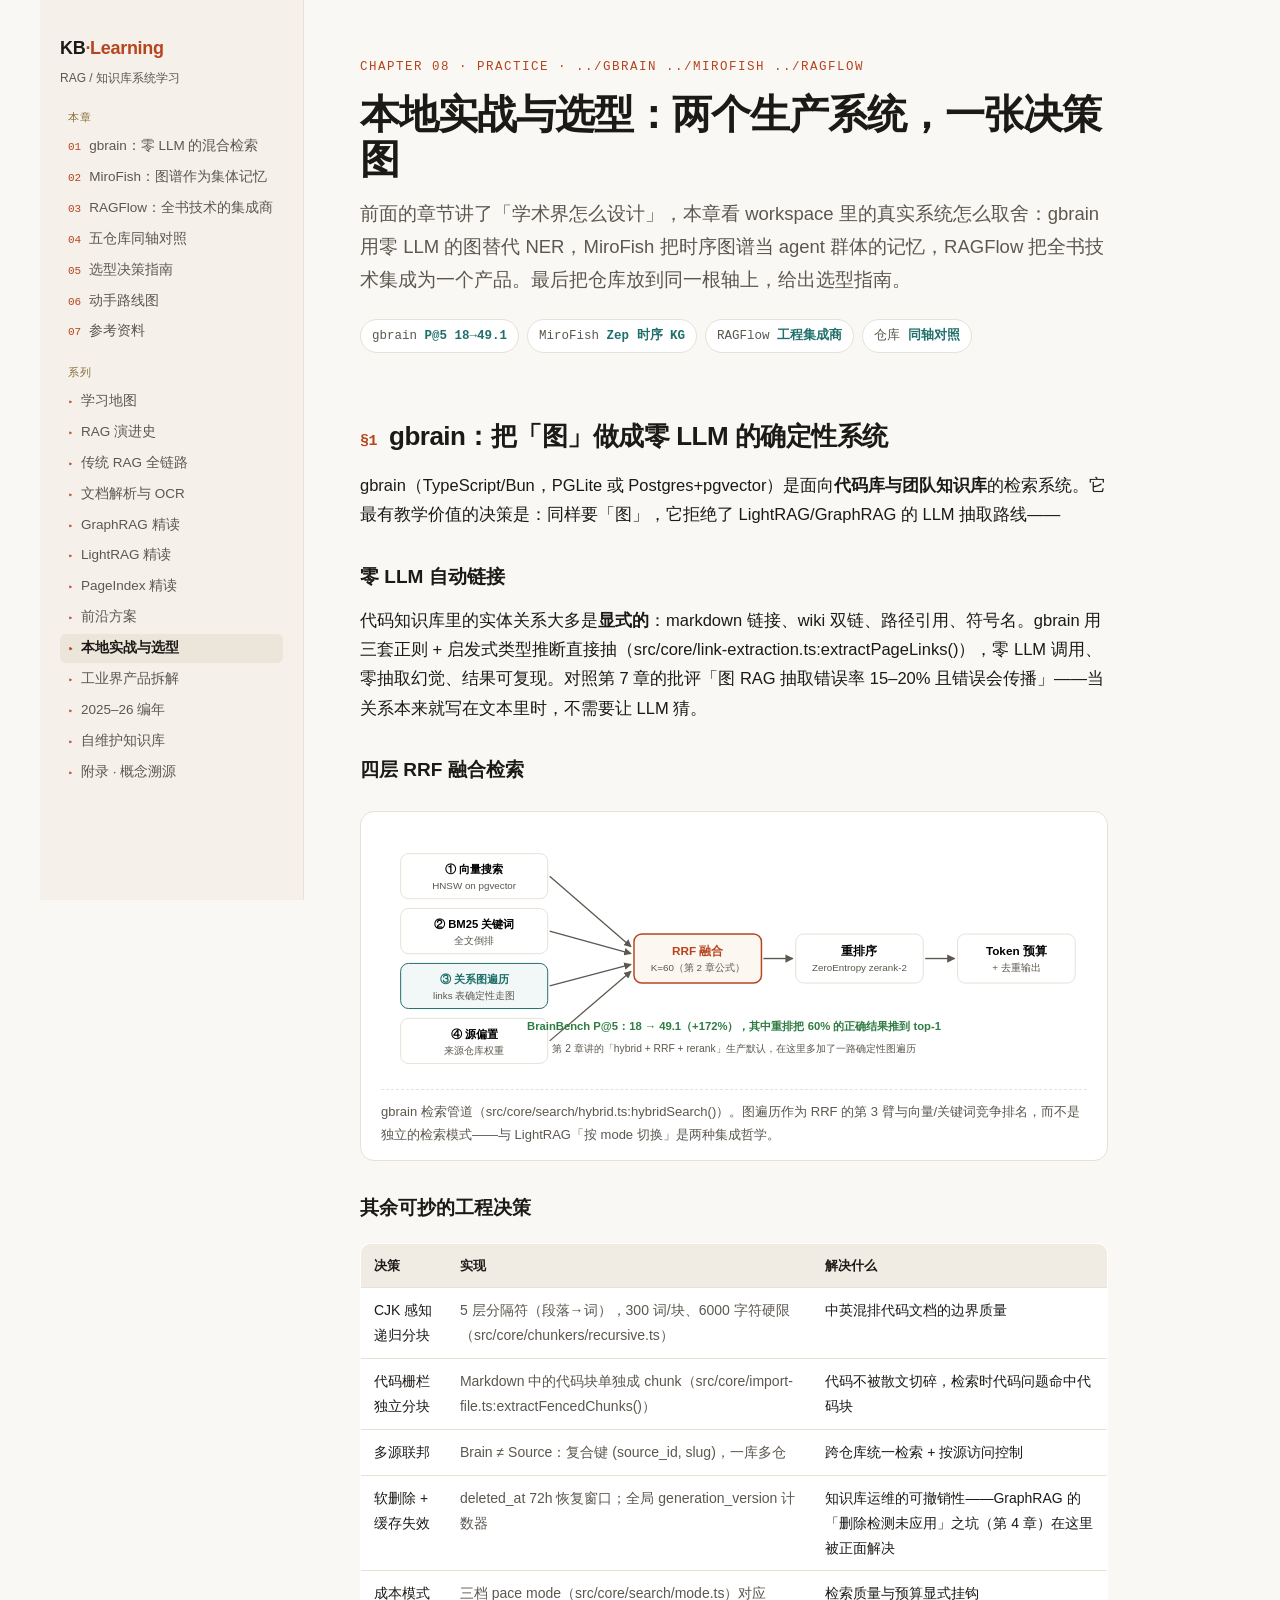
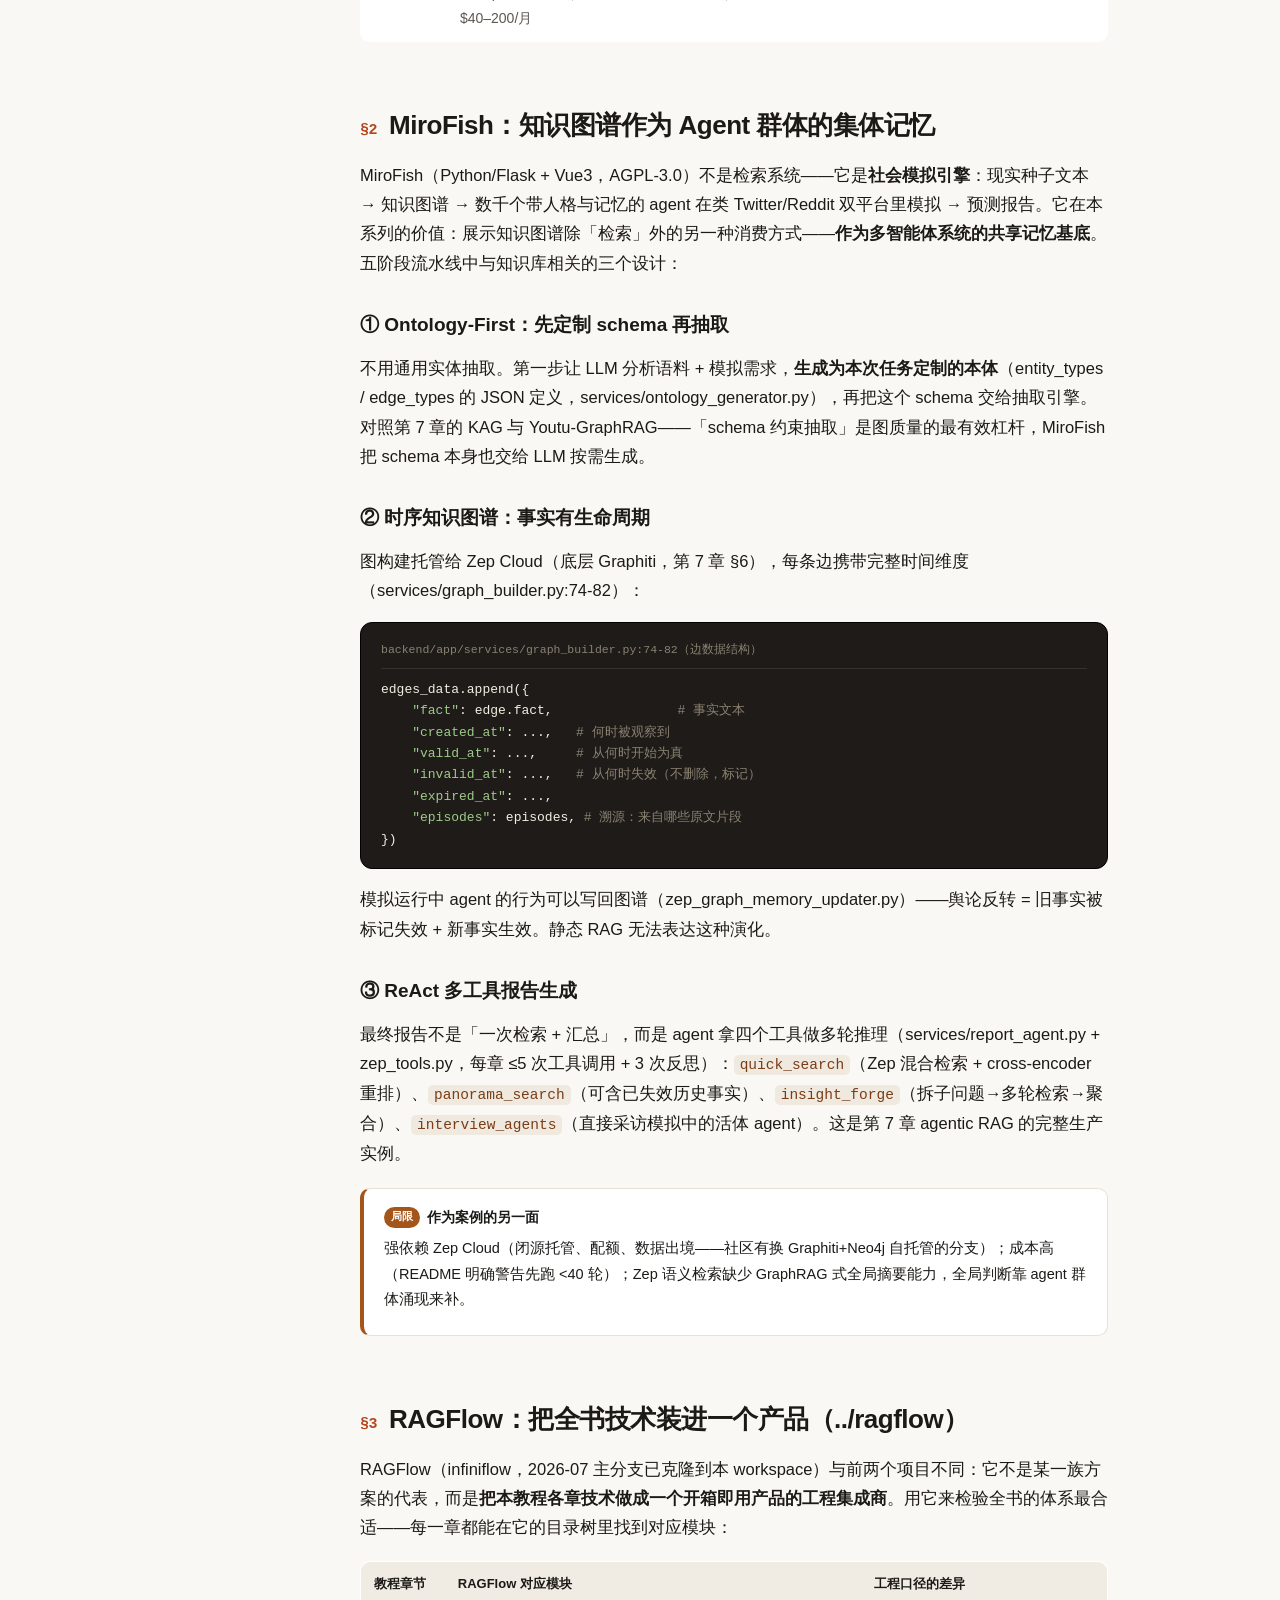
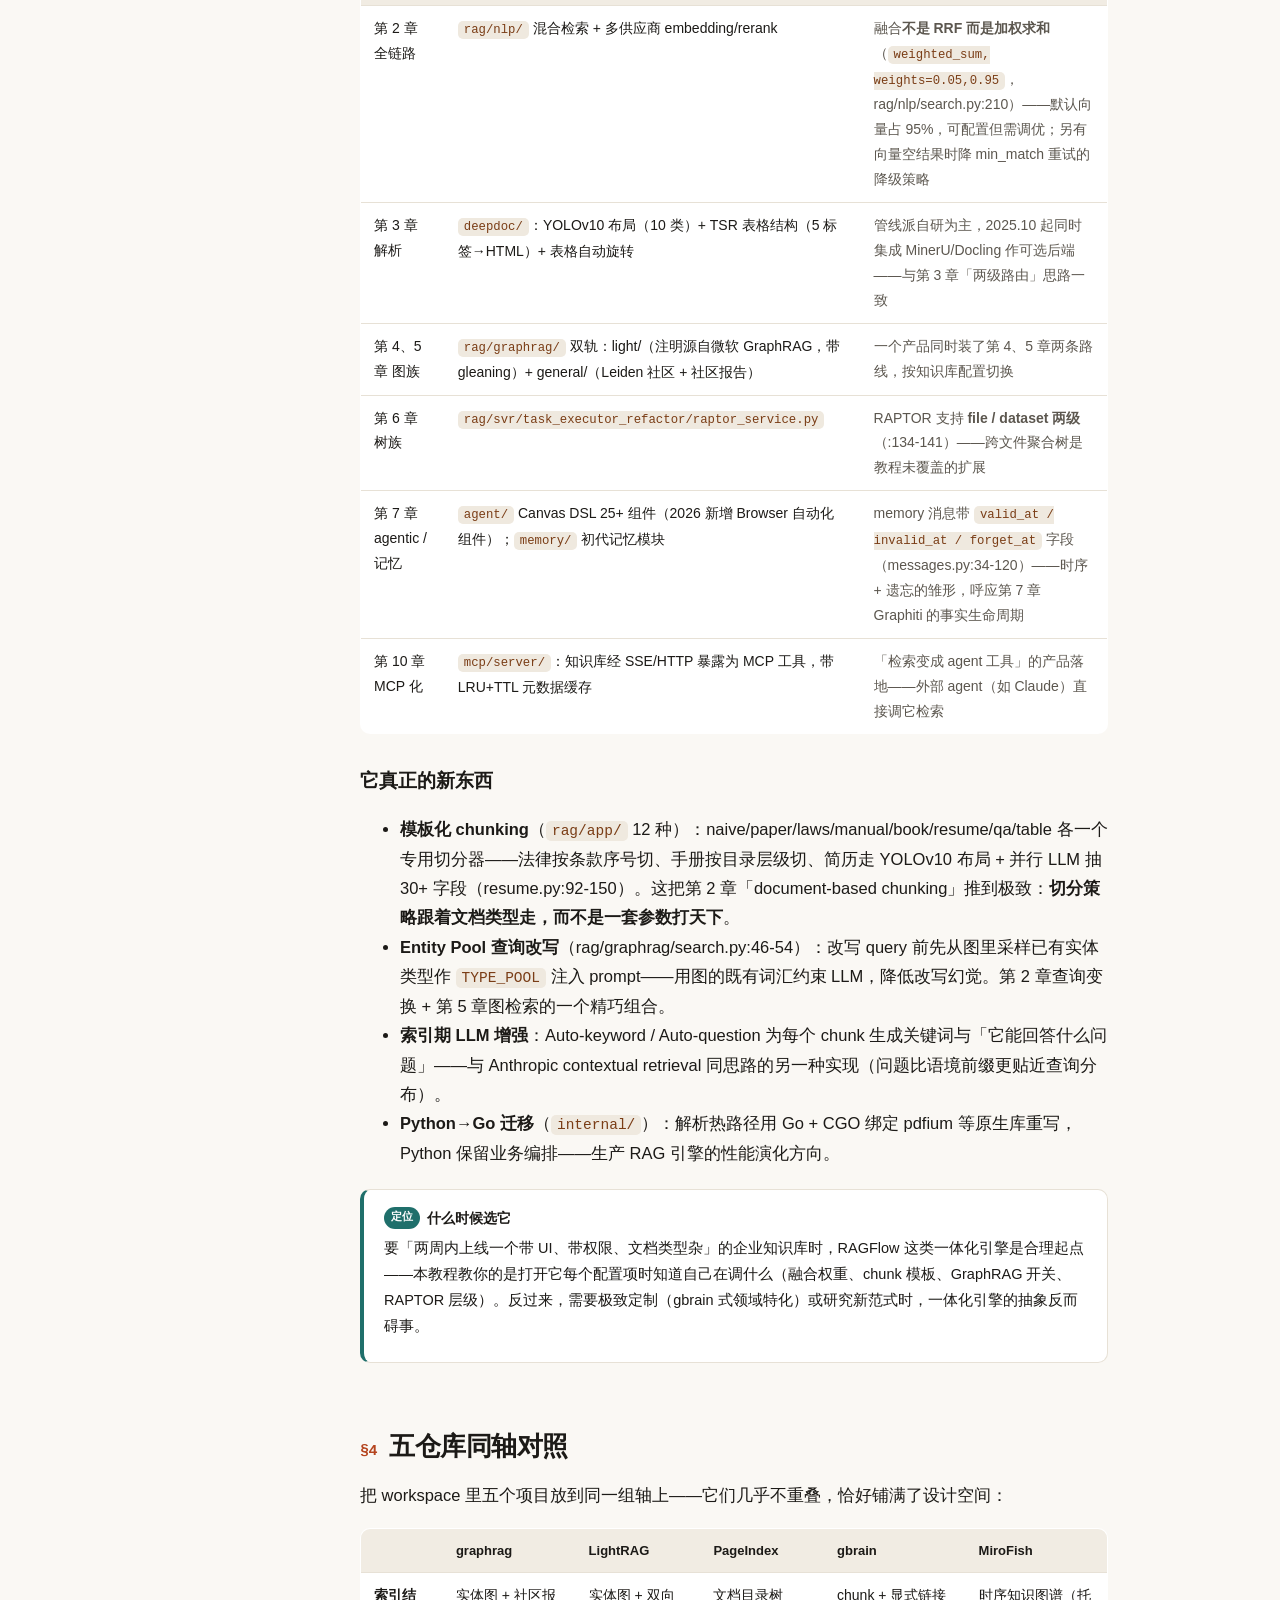
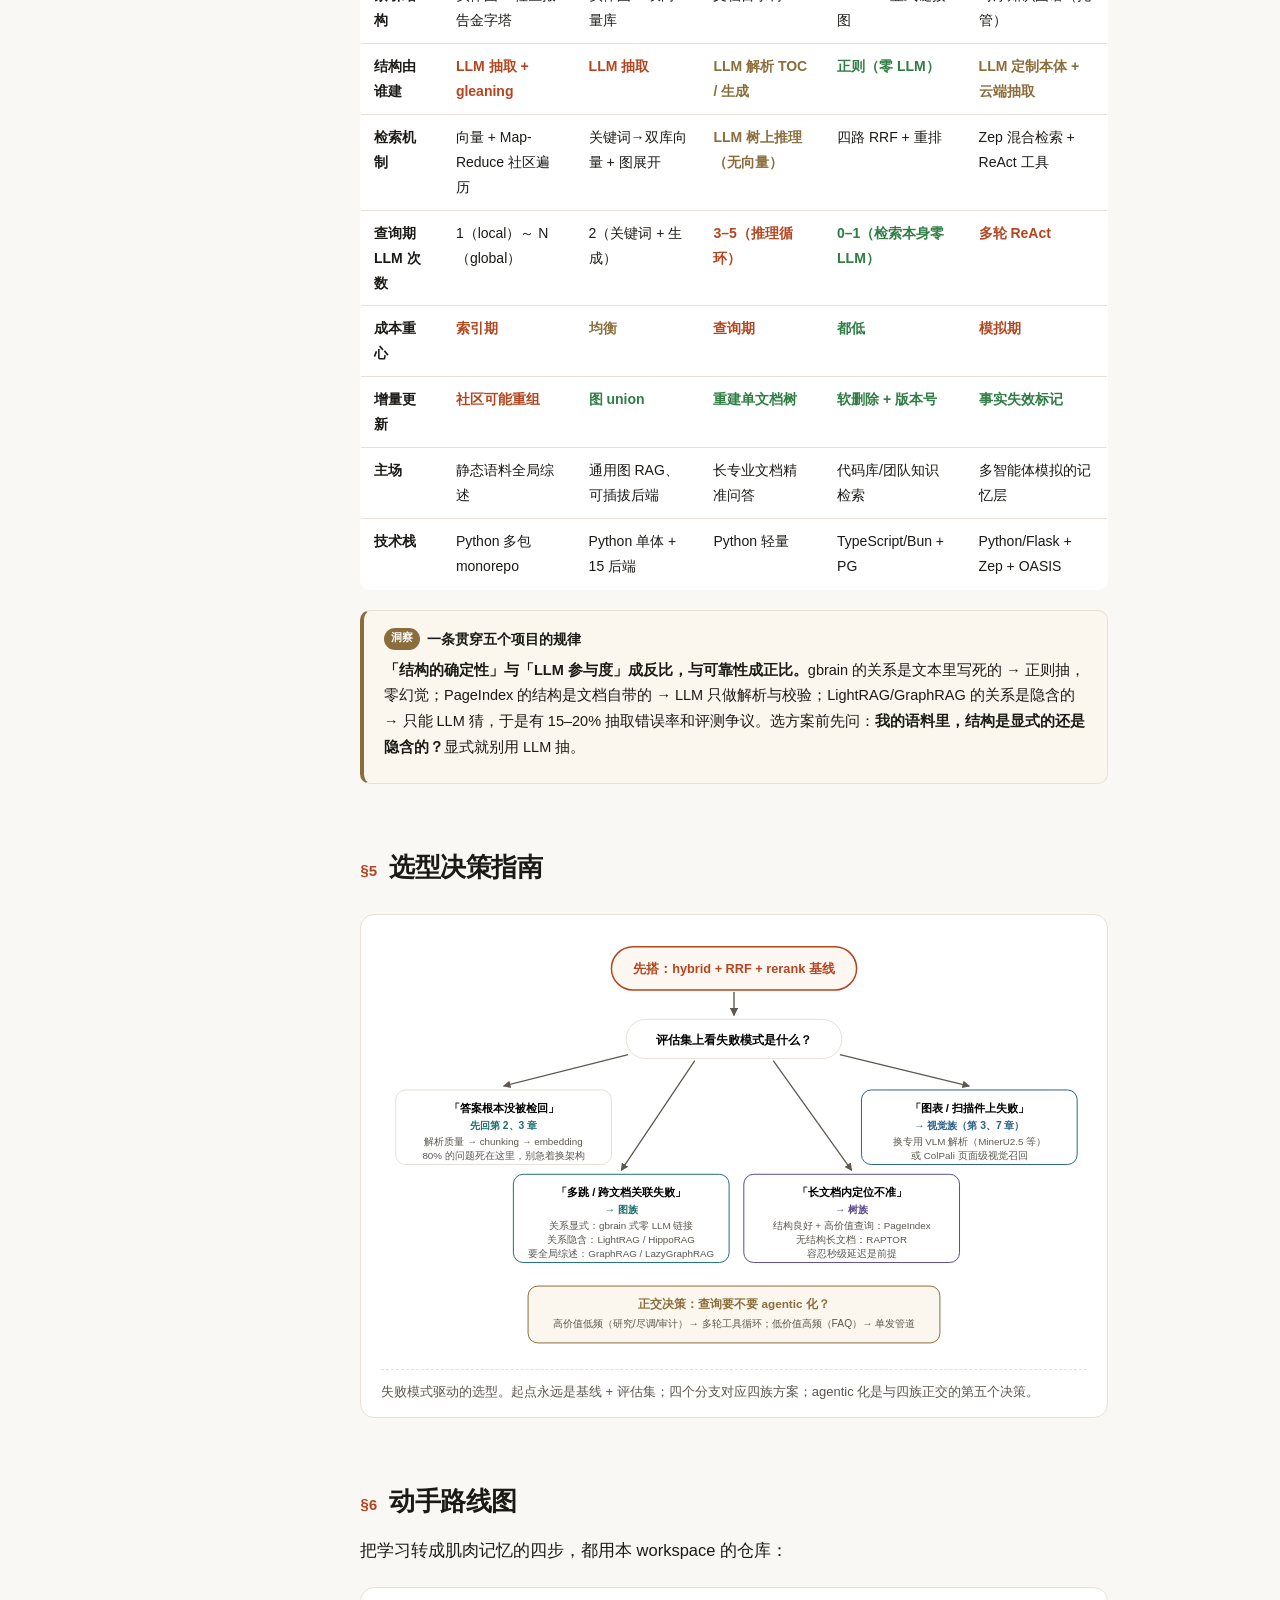
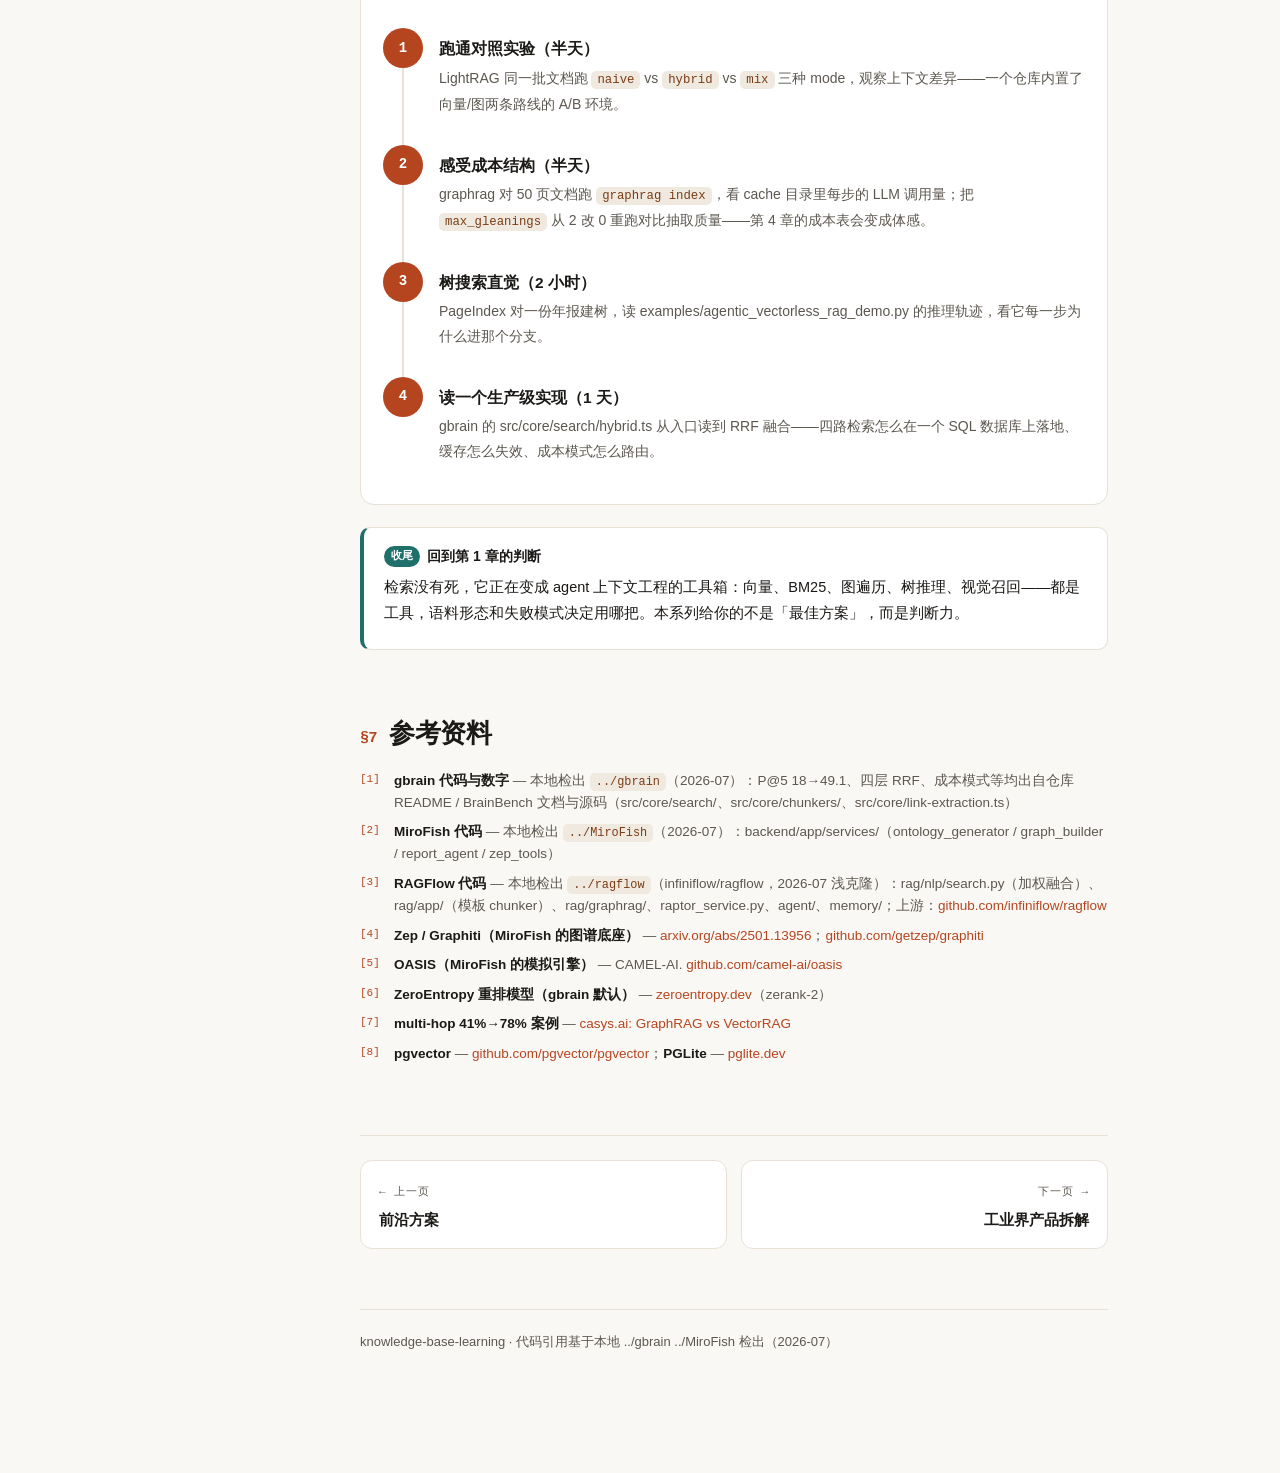
<file: 08-practice.html>
<!DOCTYPE html>
<html lang="zh-CN">
<head>
<meta charset="UTF-8" />
<meta name="viewport" content="width=device-width, initial-scale=1.0" />
<title>08 · 本地实战与选型 —— gbrain、MiroFish、RAGFlow 与仓库对照 · 知识库学习</title>
<link rel="stylesheet" href="assets/style.css" />
</head>
<body>
<div class="wrap">
<nav class="toc">
  <div class="brand"><a href="index.html">KB<b>·Learning</b></a></div>
  <div class="tag">RAG / 知识库系统学习</div>
  <div class="grp">本章</div>
  <ol>
    <li><a href="#gbrain">gbrain：零 LLM 的混合检索</a></li>
    <li><a href="#mirofish">MiroFish：图谱作为集体记忆</a></li>
    <li><a href="#ragflow">RAGFlow：全书技术的集成商</a></li>
    <li><a href="#compare">五仓库同轴对照</a></li>
    <li><a href="#decide">选型决策指南</a></li>
    <li><a href="#build">动手路线图</a></li>
    <li><a href="#refs">参考资料</a></li>
  </ol>
  <div class="grp">系列</div>
  <ol class="chapters">
    <li><a href="index.html">学习地图</a></li>
    <li><a href="01-history.html">RAG 演进史</a></li>
    <li><a href="02-pipeline.html">传统 RAG 全链路</a></li>
    <li><a href="03-parsing.html">文档解析与 OCR</a></li>
    <li><a href="04-graphrag.html">GraphRAG 精读</a></li>
    <li><a href="05-lightrag.html">LightRAG 精读</a></li>
    <li><a href="06-pageindex.html">PageIndex 精读</a></li>
    <li><a href="07-frontier.html">前沿方案</a></li>
    <li><a href="08-practice.html" class="cur">本地实战与选型</a></li>
    <li><a href="09-industry.html">工业界产品拆解</a></li>
    <li><a href="10-recent.html">2025–26 编年</a></li>
    <li><a href="11-background.html">自维护知识库</a></li>
    <li><a href="appendix-origins.html">附录 · 概念溯源</a></li>
  </ol>
</nav>
<main>
<header class="hero">
  <div class="kicker">Chapter 08 · Practice · ../gbrain ../MiroFish ../ragflow</div>
  <h1>本地实战与选型：两个生产系统，一张决策图</h1>
  <p class="lead">前面的章节讲了「学术界怎么设计」，本章看 workspace 里的真实系统怎么取舍：gbrain 用零 LLM 的图替代 NER，MiroFish 把时序图谱当 agent 群体的记忆，RAGFlow 把全书技术集成为一个产品。最后把仓库放到同一根轴上，给出选型指南。</p>
  <div class="pills">
    <span class="pill">gbrain <b>P@5 18→49.1</b></span>
    <span class="pill">MiroFish <b>Zep 时序 KG</b></span>
    <span class="pill">RAGFlow <b>工程集成商</b></span>
    <span class="pill">仓库 <b>同轴对照</b></span>
  </div>
</header>

<section id="gbrain">
  <h2><span class="n">§1</span>gbrain：把「图」做成零 LLM 的确定性系统</h2>
  <p>gbrain（TypeScript/Bun，PGLite 或 Postgres+pgvector）是面向<b>代码库与团队知识库</b>的检索系统。它最有教学价值的决策是：同样要「图」，它拒绝了 LightRAG/GraphRAG 的 LLM 抽取路线——</p>
  <h3>零 LLM 自动链接</h3>
  <p>代码知识库里的实体关系大多是<b>显式的</b>：markdown 链接、wiki 双链、路径引用、符号名。gbrain 用三套正则 + 启发式类型推断直接抽（<span class="anchor-note">src/core/link-extraction.ts:extractPageLinks()</span>），零 LLM 调用、零抽取幻觉、结果可复现。对照第 7 章的批评「图 RAG 抽取错误率 15–20% 且错误会传播」——当关系本来就写在文本里时，不需要让 LLM 猜。</p>
  <h3>四层 RRF 融合检索</h3>
  <figure class="diagram">
    <svg viewBox="0 0 720 250" xmlns="http://www.w3.org/2000/svg" font-family="-apple-system,'PingFang SC',sans-serif">
      <defs><marker id="arA" viewBox="0 0 10 10" refX="9" refY="5" markerWidth="6" markerHeight="6" orient="auto-start-reverse"><path d="M0,0 L10,5 L0,10 z" fill="#5c574f"/></marker></defs>
      <rect x="20" y="20" width="150" height="46" rx="8" fill="#fff" stroke="#e7e1d6"/><text x="95" y="40" text-anchor="middle" font-size="11.5" font-weight="700">① 向量搜索</text><text x="95" y="56" text-anchor="middle" font-size="10" fill="#5c574f">HNSW on pgvector</text>
      <rect x="20" y="76" width="150" height="46" rx="8" fill="#fff" stroke="#e7e1d6"/><text x="95" y="96" text-anchor="middle" font-size="11.5" font-weight="700">② BM25 关键词</text><text x="95" y="112" text-anchor="middle" font-size="10" fill="#5c574f">全文倒排</text>
      <rect x="20" y="132" width="150" height="46" rx="8" fill="#f2f8f7" stroke="#1f6f6b"/><text x="95" y="152" text-anchor="middle" font-size="11.5" font-weight="700" fill="#1f6f6b">③ 关系图遍历</text><text x="95" y="168" text-anchor="middle" font-size="10" fill="#5c574f">links 表确定性走图</text>
      <rect x="20" y="188" width="150" height="46" rx="8" fill="#fff" stroke="#e7e1d6"/><text x="95" y="208" text-anchor="middle" font-size="11.5" font-weight="700">④ 源偏置</text><text x="95" y="224" text-anchor="middle" font-size="10" fill="#5c574f">来源仓库权重</text>
      <line x1="172" y1="43" x2="255" y2="115" stroke="#5c574f" stroke-width="1.3" marker-end="url(#arA)"/>
      <line x1="172" y1="99" x2="255" y2="122" stroke="#5c574f" stroke-width="1.3" marker-end="url(#arA)"/>
      <line x1="172" y1="155" x2="255" y2="133" stroke="#5c574f" stroke-width="1.3" marker-end="url(#arA)"/>
      <line x1="172" y1="211" x2="255" y2="140" stroke="#5c574f" stroke-width="1.3" marker-end="url(#arA)"/>
      <rect x="258" y="102" width="130" height="50" rx="8" fill="#fdf7f2" stroke="#b5451f" stroke-width="1.5"/><text x="323" y="123" text-anchor="middle" font-size="12" font-weight="700" fill="#b5451f">RRF 融合</text><text x="323" y="140" text-anchor="middle" font-size="10" fill="#5c574f">K=60（第 2 章公式）</text>
      <line x1="390" y1="127" x2="420" y2="127" stroke="#5c574f" stroke-width="1.4" marker-end="url(#arA)"/>
      <rect x="423" y="102" width="130" height="50" rx="8" fill="#fff" stroke="#e7e1d6"/><text x="488" y="123" text-anchor="middle" font-size="12" font-weight="700">重排序</text><text x="488" y="140" text-anchor="middle" font-size="10" fill="#5c574f">ZeroEntropy zerank-2</text>
      <line x1="555" y1="127" x2="585" y2="127" stroke="#5c574f" stroke-width="1.4" marker-end="url(#arA)"/>
      <rect x="588" y="102" width="120" height="50" rx="8" fill="#fff" stroke="#e7e1d6"/><text x="648" y="123" text-anchor="middle" font-size="12" font-weight="700">Token 预算</text><text x="648" y="140" text-anchor="middle" font-size="10" fill="#5c574f">+ 去重输出</text>
      <text x="360" y="200" text-anchor="middle" font-size="11.5" fill="#2f7d43" font-weight="700">BrainBench P@5：18 → 49.1（+172%），其中重排把 60% 的正确结果推到 top-1</text>
      <text x="360" y="222" text-anchor="middle" font-size="10.5" fill="#5c574f">第 2 章讲的「hybrid + RRF + rerank」生产默认，在这里多加了一路确定性图遍历</text>
    </svg>
    <figcaption>gbrain 检索管道（src/core/search/hybrid.ts:hybridSearch()）。图遍历作为 RRF 的第 3 臂与向量/关键词竞争排名，而不是独立的检索模式——与 LightRAG「按 mode 切换」是两种集成哲学。</figcaption>
  </figure>
  <h3>其余可抄的工程决策</h3>
  <table>
    <tr><th>决策</th><th>实现</th><th>解决什么</th></tr>
    <tr><td>CJK 感知递归分块</td><td class="vs">5 层分隔符（段落→词），300 词/块、6000 字符硬限（src/core/chunkers/recursive.ts）</td><td>中英混排代码文档的边界质量</td></tr>
    <tr><td>代码栅栏独立分块</td><td class="vs">Markdown 中的代码块单独成 chunk（src/core/import-file.ts:extractFencedChunks()）</td><td>代码不被散文切碎，检索时代码问题命中代码块</td></tr>
    <tr><td>多源联邦</td><td class="vs">Brain ≠ Source：复合键 (source_id, slug)，一库多仓</td><td>跨仓库统一检索 + 按源访问控制</td></tr>
    <tr><td>软删除 + 缓存失效</td><td class="vs">deleted_at 72h 恢复窗口；全局 generation_version 计数器</td><td>知识库运维的可撤销性——GraphRAG 的「删除检测未应用」之坑（第 4 章）在这里被正面解决</td></tr>
    <tr><td>成本模式</td><td class="vs">三档 pace mode（src/core/search/mode.ts）对应 $40–200/月</td><td>检索质量与预算显式挂钩</td></tr>
  </table>
</section>

<section id="mirofish">
  <h2><span class="n">§2</span>MiroFish：知识图谱作为 Agent 群体的集体记忆</h2>
  <p>MiroFish（Python/Flask + Vue3，AGPL-3.0）不是检索系统——它是<b>社会模拟引擎</b>：现实种子文本 → 知识图谱 → 数千个带人格与记忆的 agent 在类 Twitter/Reddit 双平台里模拟 → 预测报告。它在本系列的价值：展示知识图谱除「检索」外的另一种消费方式——<b>作为多智能体系统的共享记忆基底</b>。五阶段流水线中与知识库相关的三个设计：</p>
  <h3>① Ontology-First：先定制 schema 再抽取</h3>
  <p>不用通用实体抽取。第一步让 LLM 分析语料 + 模拟需求，<b>生成为本次任务定制的本体</b>（entity_types / edge_types 的 JSON 定义，<span class="anchor-note">services/ontology_generator.py</span>），再把这个 schema 交给抽取引擎。对照第 7 章的 KAG 与 Youtu-GraphRAG——「schema 约束抽取」是图质量的最有效杠杆，MiroFish 把 schema 本身也交给 LLM 按需生成。</p>
  <h3>② 时序知识图谱：事实有生命周期</h3>
  <p>图构建托管给 Zep Cloud（底层 Graphiti，第 7 章 §6），每条边携带完整时间维度（<span class="anchor-note">services/graph_builder.py:74-82</span>）：</p>
  <pre><code><span class="src">backend/app/services/graph_builder.py:74-82（边数据结构）</span>edges_data.append({
    <span class="st">"fact"</span>: edge.fact,                <span class="cm"># 事实文本</span>
    <span class="st">"created_at"</span>: ...,   <span class="cm"># 何时被观察到</span>
    <span class="st">"valid_at"</span>: ...,     <span class="cm"># 从何时开始为真</span>
    <span class="st">"invalid_at"</span>: ...,   <span class="cm"># 从何时失效（不删除，标记）</span>
    <span class="st">"expired_at"</span>: ...,
    <span class="st">"episodes"</span>: episodes, <span class="cm"># 溯源：来自哪些原文片段</span>
})</code></pre>
  <p>模拟运行中 agent 的行为可以写回图谱（zep_graph_memory_updater.py）——舆论反转 = 旧事实被标记失效 + 新事实生效。静态 RAG 无法表达这种演化。</p>
  <h3>③ ReAct 多工具报告生成</h3>
  <p>最终报告不是「一次检索 + 汇总」，而是 agent 拿四个工具做多轮推理（<span class="anchor-note">services/report_agent.py + zep_tools.py</span>，每章 ≤5 次工具调用 + 3 次反思）：<code>quick_search</code>（Zep 混合检索 + cross-encoder 重排）、<code>panorama_search</code>（可含已失效历史事实）、<code>insight_forge</code>（拆子问题→多轮检索→聚合）、<code>interview_agents</code>（直接采访模拟中的活体 agent）。这是第 7 章 agentic RAG 的完整生产实例。</p>
  <div class="box warn">
    <div class="t"><span class="ic">局限</span>作为案例的另一面</div>
    <p>强依赖 Zep Cloud（闭源托管、配额、数据出境——社区有换 Graphiti+Neo4j 自托管的分支）；成本高（README 明确警告先跑 &lt;40 轮）；Zep 语义检索缺少 GraphRAG 式全局摘要能力，全局判断靠 agent 群体涌现来补。</p>
  </div>
</section>

<section id="ragflow">
  <h2><span class="n">§3</span>RAGFlow：把全书技术装进一个产品（../ragflow）</h2>
  <p>RAGFlow（infiniflow，2026-07 主分支已克隆到本 workspace）与前两个项目不同：它不是某一族方案的代表，而是<b>把本教程各章技术做成一个开箱即用产品的工程集成商</b>。用它来检验全书的体系最合适——每一章都能在它的目录树里找到对应模块：</p>
  <table>
    <tr><th>教程章节</th><th>RAGFlow 对应模块</th><th>工程口径的差异</th></tr>
    <tr><td>第 2 章 全链路</td><td><code>rag/nlp/</code> 混合检索 + 多供应商 embedding/rerank</td><td class="vs">融合<b>不是 RRF 而是加权求和</b>（<code>weighted_sum, weights=0.05,0.95</code>，rag/nlp/search.py:210）——默认向量占 95%，可配置但需调优；另有向量空结果时降 min_match 重试的降级策略</td></tr>
    <tr><td>第 3 章 解析</td><td><code>deepdoc/</code>：YOLOv10 布局（10 类）+ TSR 表格结构（5 标签→HTML）+ 表格自动旋转</td><td class="vs">管线派自研为主，2025.10 起同时集成 MinerU/Docling 作可选后端——与第 3 章「两级路由」思路一致</td></tr>
    <tr><td>第 4、5 章 图族</td><td><code>rag/graphrag/</code> 双轨：light/（注明源自微软 GraphRAG，带 gleaning）+ general/（Leiden 社区 + 社区报告）</td><td class="vs">一个产品同时装了第 4、5 章两条路线，按知识库配置切换</td></tr>
    <tr><td>第 6 章 树族</td><td><code>rag/svr/task_executor_refactor/raptor_service.py</code></td><td class="vs">RAPTOR 支持 <b>file / dataset 两级</b>（:134-141）——跨文件聚合树是教程未覆盖的扩展</td></tr>
    <tr><td>第 7 章 agentic / 记忆</td><td><code>agent/</code> Canvas DSL 25+ 组件（2026 新增 Browser 自动化组件）；<code>memory/</code> 初代记忆模块</td><td class="vs">memory 消息带 <code>valid_at / invalid_at / forget_at</code> 字段（messages.py:34-120）——时序 + 遗忘的雏形，呼应第 7 章 Graphiti 的事实生命周期</td></tr>
    <tr><td>第 10 章 MCP 化</td><td><code>mcp/server/</code>：知识库经 SSE/HTTP 暴露为 MCP 工具，带 LRU+TTL 元数据缓存</td><td class="vs">「检索变成 agent 工具」的产品落地——外部 agent（如 Claude）直接调它检索</td></tr>
  </table>
  <h3>它真正的新东西</h3>
  <ul>
    <li><b>模板化 chunking</b>（<code>rag/app/</code> 12 种）：naive/paper/laws/manual/book/resume/qa/table 各一个专用切分器——法律按条款序号切、手册按目录层级切、简历走 YOLOv10 布局 + 并行 LLM 抽 30+ 字段（resume.py:92-150）。这把第 2 章「document-based chunking」推到极致：<b>切分策略跟着文档类型走，而不是一套参数打天下</b>。</li>
    <li><b>Entity Pool 查询改写</b>（rag/graphrag/search.py:46-54）：改写 query 前先从图里采样已有实体类型作 <code>TYPE_POOL</code> 注入 prompt——用图的既有词汇约束 LLM，降低改写幻觉。第 2 章查询变换 + 第 5 章图检索的一个精巧组合。</li>
    <li><b>索引期 LLM 增强</b>：Auto-keyword / Auto-question 为每个 chunk 生成关键词与「它能回答什么问题」——与 Anthropic contextual retrieval 同思路的另一种实现（问题比语境前缀更贴近查询分布）。</li>
    <li><b>Python→Go 迁移</b>（<code>internal/</code>）：解析热路径用 Go + CGO 绑定 pdfium 等原生库重写，Python 保留业务编排——生产 RAG 引擎的性能演化方向。</li>
  </ul>
  <div class="box tip">
    <div class="t"><span class="ic">定位</span>什么时候选它</div>
    <p>要「两周内上线一个带 UI、带权限、文档类型杂」的企业知识库时，RAGFlow 这类一体化引擎是合理起点——本教程教你的是打开它每个配置项时知道自己在调什么（融合权重、chunk 模板、GraphRAG 开关、RAPTOR 层级）。反过来，需要极致定制（gbrain 式领域特化）或研究新范式时，一体化引擎的抽象反而碍事。</p>
  </div>
</section>

<section id="compare">
  <h2><span class="n">§4</span>五仓库同轴对照</h2>
  <p>把 workspace 里五个项目放到同一组轴上——它们几乎不重叠，恰好铺满了设计空间：</p>
  <table>
    <tr><th></th><th>graphrag</th><th>LightRAG</th><th>PageIndex</th><th>gbrain</th><th>MiroFish</th></tr>
    <tr><td><b>索引结构</b></td><td>实体图 + 社区报告金字塔</td><td>实体图 + 双向量库</td><td>文档目录树</td><td>chunk + 显式链接图</td><td>时序知识图谱（托管）</td></tr>
    <tr><td><b>结构由谁建</b></td><td class="bad">LLM 抽取 + gleaning</td><td class="bad">LLM 抽取</td><td class="mid">LLM 解析 TOC / 生成</td><td class="good">正则（零 LLM）</td><td class="mid">LLM 定制本体 + 云端抽取</td></tr>
    <tr><td><b>检索机制</b></td><td>向量 + Map-Reduce 社区遍历</td><td>关键词→双库向量 + 图展开</td><td class="mid">LLM 树上推理（无向量）</td><td>四路 RRF + 重排</td><td>Zep 混合检索 + ReAct 工具</td></tr>
    <tr><td><b>查询期 LLM 次数</b></td><td>1（local）～ N（global）</td><td>2（关键词 + 生成）</td><td class="bad">3–5（推理循环）</td><td class="good">0–1（检索本身零 LLM）</td><td class="bad">多轮 ReAct</td></tr>
    <tr><td><b>成本重心</b></td><td class="bad">索引期</td><td class="mid">均衡</td><td class="bad">查询期</td><td class="good">都低</td><td class="bad">模拟期</td></tr>
    <tr><td><b>增量更新</b></td><td class="bad">社区可能重组</td><td class="good">图 union</td><td class="good">重建单文档树</td><td class="good">软删除 + 版本号</td><td class="good">事实失效标记</td></tr>
    <tr><td><b>主场</b></td><td>静态语料全局综述</td><td>通用图 RAG、可插拔后端</td><td>长专业文档精准问答</td><td>代码库/团队知识检索</td><td>多智能体模拟的记忆层</td></tr>
    <tr><td><b>技术栈</b></td><td>Python 多包 monorepo</td><td>Python 单体 + 15 后端</td><td>Python 轻量</td><td>TypeScript/Bun + PG</td><td>Python/Flask + Zep + OASIS</td></tr>
  </table>
  <div class="box key">
    <div class="t"><span class="ic">洞察</span>一条贯穿五个项目的规律</div>
    <p><b>「结构的确定性」与「LLM 参与度」成反比，与可靠性成正比。</b>gbrain 的关系是文本里写死的 → 正则抽，零幻觉；PageIndex 的结构是文档自带的 → LLM 只做解析与校验；LightRAG/GraphRAG 的关系是隐含的 → 只能 LLM 猜，于是有 15–20% 抽取错误率和评测争议。选方案前先问：<b>我的语料里，结构是显式的还是隐含的？</b>显式就别用 LLM 抽。</p>
  </div>
</section>

<section id="decide">
  <h2><span class="n">§5</span>选型决策指南</h2>
  <figure class="diagram">
    <svg viewBox="0 0 720 430" xmlns="http://www.w3.org/2000/svg" font-family="-apple-system,'PingFang SC',sans-serif">
      <defs><marker id="arB" viewBox="0 0 10 10" refX="9" refY="5" markerWidth="6" markerHeight="6" orient="auto-start-reverse"><path d="M0,0 L10,5 L0,10 z" fill="#5c574f"/></marker></defs>
      <rect x="235" y="10" width="250" height="44" rx="22" fill="#fdf7f2" stroke="#b5451f" stroke-width="1.5"/>
      <text x="360" y="37" text-anchor="middle" font-size="13" font-weight="800" fill="#b5451f">先搭：hybrid + RRF + rerank 基线</text>
      <line x1="360" y1="56" x2="360" y2="80" stroke="#5c574f" stroke-width="1.4" marker-end="url(#arB)"/>
      <rect x="250" y="84" width="220" height="40" rx="20" fill="#fff" stroke="#e7e1d6"/>
      <text x="360" y="109" text-anchor="middle" font-size="12" font-weight="700">评估集上看失败模式是什么？</text>
      <line x1="252" y1="120" x2="125" y2="152" stroke="#5c574f" stroke-width="1.3" marker-end="url(#arB)"/>
      <line x1="320" y1="126" x2="245" y2="238" stroke="#5c574f" stroke-width="1.3" marker-end="url(#arB)"/>
      <line x1="400" y1="126" x2="480" y2="238" stroke="#5c574f" stroke-width="1.3" marker-end="url(#arB)"/>
      <line x1="468" y1="120" x2="600" y2="152" stroke="#5c574f" stroke-width="1.3" marker-end="url(#arB)"/>
      <!-- outcome 1 -->
      <rect x="15" y="156" width="220" height="76" rx="10" fill="#fff" stroke="#e7e1d6"/>
      <text x="125" y="178" text-anchor="middle" font-size="11.5" font-weight="800">「答案根本没被检回」</text>
      <text x="125" y="196" text-anchor="middle" font-size="10.5" fill="#1f6f6b" font-weight="700">先回第 2、3 章</text>
      <text x="125" y="212" text-anchor="middle" font-size="10" fill="#5c574f">解析质量 → chunking → embedding</text>
      <text x="125" y="226" text-anchor="middle" font-size="10" fill="#5c574f">80% 的问题死在这里，别急着换架构</text>
      <!-- outcome 2 -->
      <rect x="135" y="242" width="220" height="90" rx="10" fill="#fff" stroke="#1f6f6b"/>
      <text x="245" y="264" text-anchor="middle" font-size="11.5" font-weight="800">「多跳 / 跨文档关联失败」</text>
      <text x="245" y="282" text-anchor="middle" font-size="10.5" fill="#1f6f6b" font-weight="700">→ 图族</text>
      <text x="245" y="298" text-anchor="middle" font-size="10" fill="#5c574f">关系显式：gbrain 式零 LLM 链接</text>
      <text x="245" y="312" text-anchor="middle" font-size="10" fill="#5c574f">关系隐含：LightRAG / HippoRAG</text>
      <text x="245" y="326" text-anchor="middle" font-size="10" fill="#5c574f">要全局综述：GraphRAG / LazyGraphRAG</text>
      <!-- outcome 3 -->
      <rect x="370" y="242" width="220" height="90" rx="10" fill="#fff" stroke="#5b4a8a"/>
      <text x="480" y="264" text-anchor="middle" font-size="11.5" font-weight="800">「长文档内定位不准」</text>
      <text x="480" y="282" text-anchor="middle" font-size="10.5" fill="#5b4a8a" font-weight="700">→ 树族</text>
      <text x="480" y="298" text-anchor="middle" font-size="10" fill="#5c574f">结构良好 + 高价值查询：PageIndex</text>
      <text x="480" y="312" text-anchor="middle" font-size="10" fill="#5c574f">无结构长文档：RAPTOR</text>
      <text x="480" y="326" text-anchor="middle" font-size="10" fill="#5c574f">容忍秒级延迟是前提</text>
      <!-- outcome 4 -->
      <rect x="490" y="156" width="220" height="76" rx="10" fill="#fff" stroke="#2b5f8a"/>
      <text x="600" y="178" text-anchor="middle" font-size="11.5" font-weight="800">「图表 / 扫描件上失败」</text>
      <text x="600" y="196" text-anchor="middle" font-size="10.5" fill="#2b5f8a" font-weight="700">→ 视觉族（第 3、7 章）</text>
      <text x="600" y="212" text-anchor="middle" font-size="10" fill="#5c574f">换专用 VLM 解析（MinerU2.5 等）</text>
      <text x="600" y="226" text-anchor="middle" font-size="10" fill="#5c574f">或 ColPali 页面级视觉召回</text>
      <!-- agentic overlay -->
      <rect x="150" y="356" width="420" height="58" rx="10" fill="#fbf7ee" stroke="#8a6d3b"/>
      <text x="360" y="378" text-anchor="middle" font-size="12" font-weight="800" fill="#8a6d3b">正交决策：查询要不要 agentic 化？</text>
      <text x="360" y="398" text-anchor="middle" font-size="10.5" fill="#5c574f">高价值低频（研究/尽调/审计）→ 多轮工具循环；低价值高频（FAQ）→ 单发管道</text>
    </svg>
    <figcaption>失败模式驱动的选型。起点永远是基线 + 评估集；四个分支对应四族方案；agentic 化是与四族正交的第五个决策。</figcaption>
  </figure>
</section>

<section id="build">
  <h2><span class="n">§6</span>动手路线图</h2>
  <p>把学习转成肌肉记忆的四步，都用本 workspace 的仓库：</p>
  <div class="flow">
    <div class="step"><div class="dot">1</div><div class="body"><b>跑通对照实验（半天）</b><div class="d">LightRAG 同一批文档跑 <code>naive</code> vs <code>hybrid</code> vs <code>mix</code> 三种 mode，观察上下文差异——一个仓库内置了向量/图两条路线的 A/B 环境。</div></div></div>
    <div class="step"><div class="dot">2</div><div class="body"><b>感受成本结构（半天）</b><div class="d">graphrag 对 50 页文档跑 <code>graphrag index</code>，看 cache 目录里每步的 LLM 调用量；把 <code>max_gleanings</code> 从 2 改 0 重跑对比抽取质量——第 4 章的成本表会变成体感。</div></div></div>
    <div class="step"><div class="dot">3</div><div class="body"><b>树搜索直觉（2 小时）</b><div class="d">PageIndex 对一份年报建树，读 examples/agentic_vectorless_rag_demo.py 的推理轨迹，看它每一步为什么进那个分支。</div></div></div>
    <div class="step"><div class="dot">4</div><div class="body"><b>读一个生产级实现（1 天）</b><div class="d">gbrain 的 src/core/search/hybrid.ts 从入口读到 RRF 融合——四路检索怎么在一个 SQL 数据库上落地、缓存怎么失效、成本模式怎么路由。</div></div></div>
  </div>
  <div class="box tip">
    <div class="t"><span class="ic">收尾</span>回到第 1 章的判断</div>
    <p>检索没有死，它正在变成 agent 上下文工程的工具箱：向量、BM25、图遍历、树推理、视觉召回——都是工具，语料形态和失败模式决定用哪把。本系列给你的不是「最佳方案」，而是判断力。</p>
  </div>
</section>

<section id="refs" class="refs">
  <h2><span class="n">§7</span>参考资料</h2>
  <ul>
    <li><span class="rt">gbrain 代码与数字</span> — 本地检出 <code>../gbrain</code>（2026-07）：P@5 18→49.1、四层 RRF、成本模式等均出自仓库 README / BrainBench 文档与源码（src/core/search/、src/core/chunkers/、src/core/link-extraction.ts）</li>
    <li><span class="rt">MiroFish 代码</span> — 本地检出 <code>../MiroFish</code>（2026-07）：backend/app/services/（ontology_generator / graph_builder / report_agent / zep_tools）</li>
    <li><span class="rt">RAGFlow 代码</span> — 本地检出 <code>../ragflow</code>（infiniflow/ragflow，2026-07 浅克隆）：rag/nlp/search.py（加权融合）、rag/app/（模板 chunker）、rag/graphrag/、raptor_service.py、agent/、memory/；上游：<a href="https://github.com/infiniflow/ragflow">github.com/infiniflow/ragflow</a></li>
    <li><span class="rt">Zep / Graphiti（MiroFish 的图谱底座）</span> — <a href="https://arxiv.org/abs/2501.13956">arxiv.org/abs/2501.13956</a>；<a href="https://github.com/getzep/graphiti">github.com/getzep/graphiti</a></li>
    <li><span class="rt">OASIS（MiroFish 的模拟引擎）</span> — CAMEL-AI. <a href="https://github.com/camel-ai/oasis">github.com/camel-ai/oasis</a></li>
    <li><span class="rt">ZeroEntropy 重排模型（gbrain 默认）</span> — <a href="https://www.zeroentropy.dev/">zeroentropy.dev</a>（zerank-2）</li>
    <li><span class="rt">multi-hop 41%→78% 案例</span> — <a href="https://casys.ai/blog/graphrag-vs-vectorrag">casys.ai: GraphRAG vs VectorRAG</a></li>
    <li><span class="rt">pgvector</span> — <a href="https://github.com/pgvector/pgvector">github.com/pgvector/pgvector</a>；<span class="rt">PGLite</span> — <a href="https://pglite.dev/">pglite.dev</a></li>
  </ul>
</section>

<div class="pagenav">
  <a href="07-frontier.html"><span class="lbl">← 上一页</span><div class="ti">前沿方案</div></a>
  <a href="09-industry.html" class="next"><span class="lbl">下一页 →</span><div class="ti">工业界产品拆解</div></a>
</div>
<footer>knowledge-base-learning · 代码引用基于本地 ../gbrain ../MiroFish 检出（2026-07）</footer>
</main>
</div>
</body>
</html>
</file>
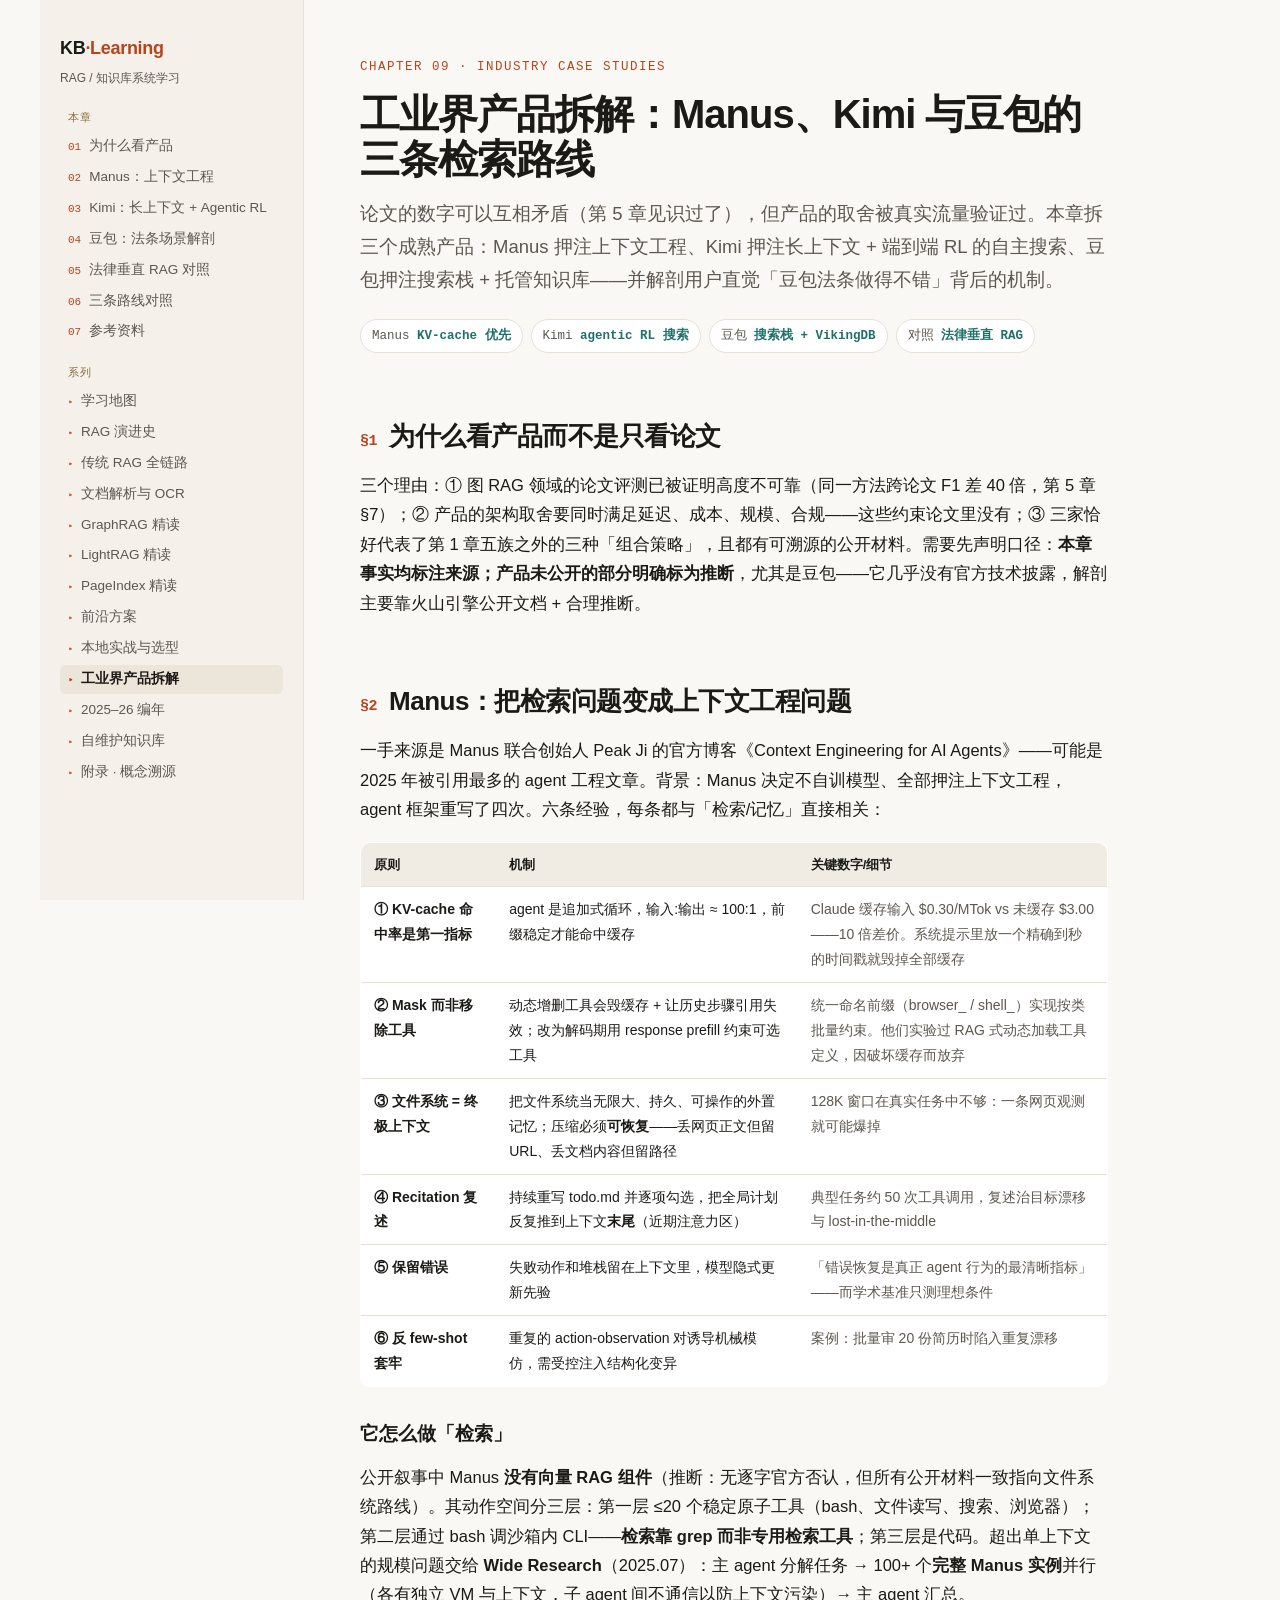
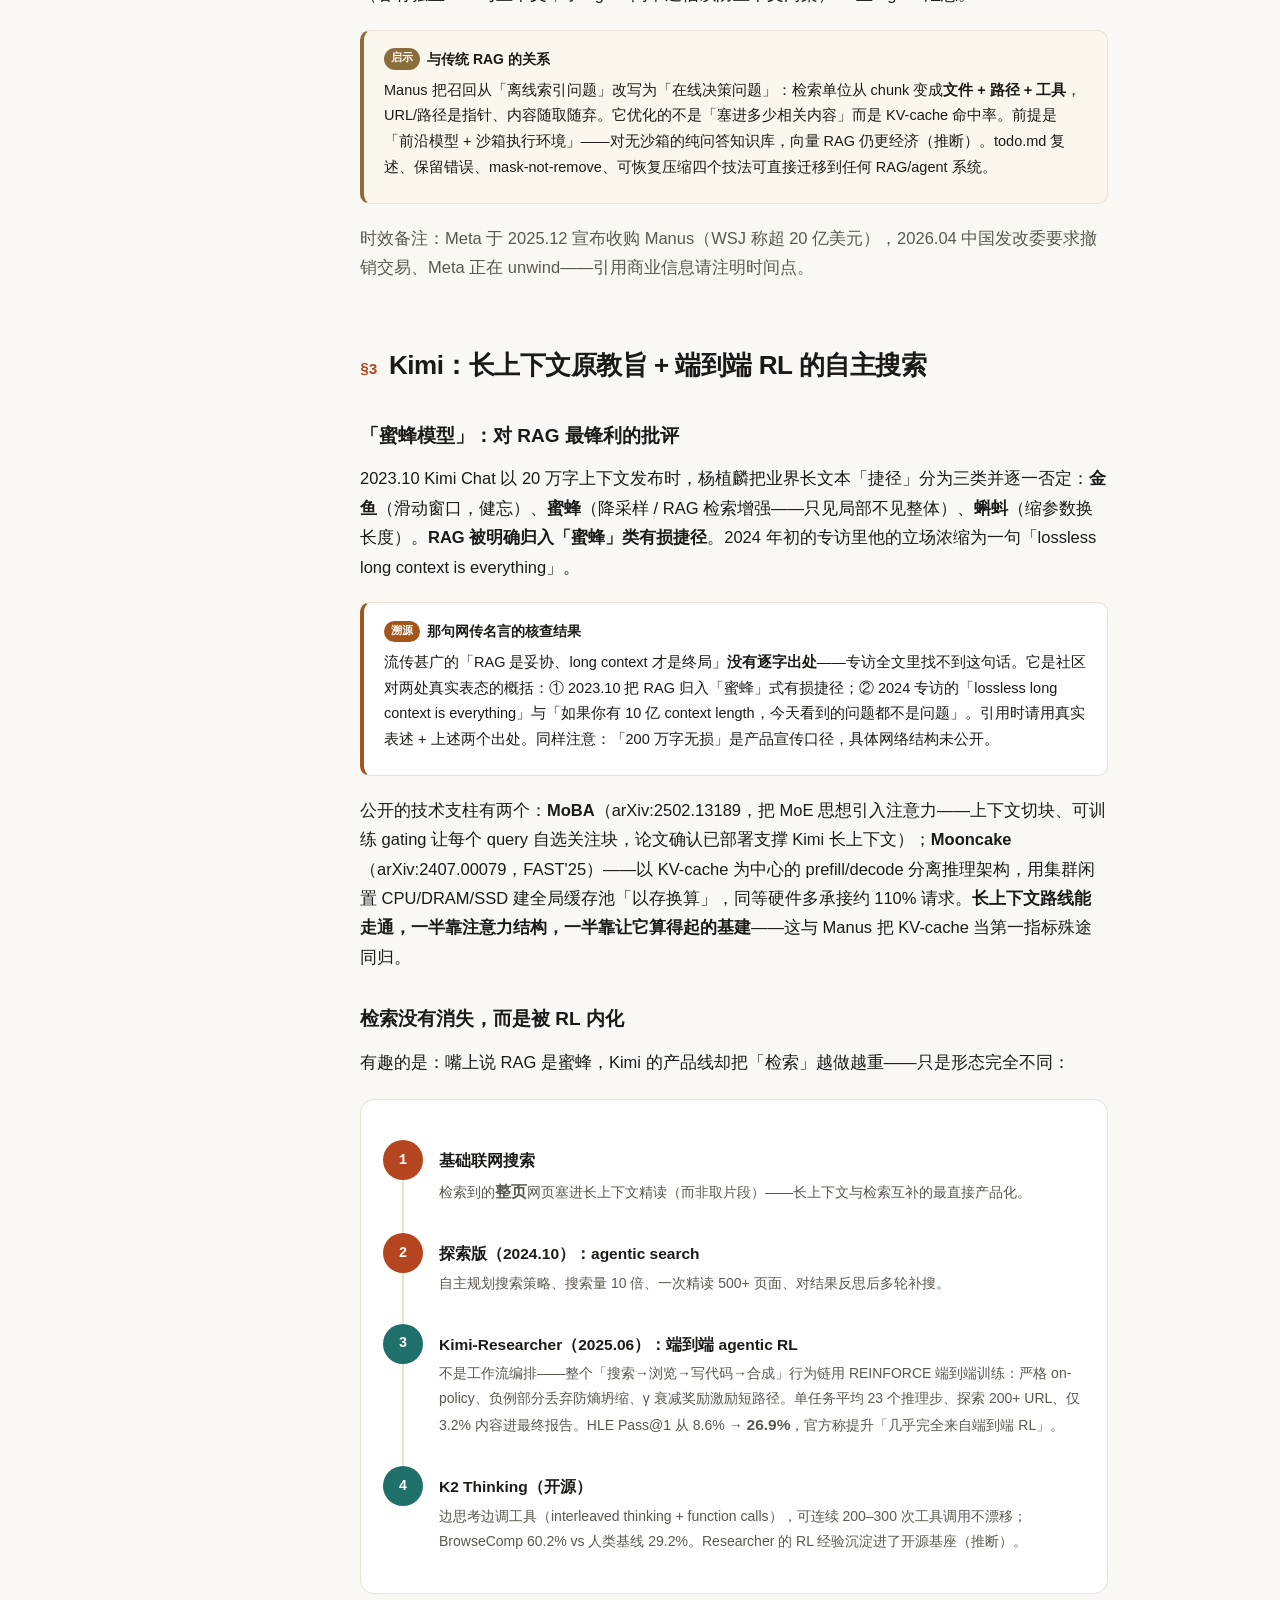
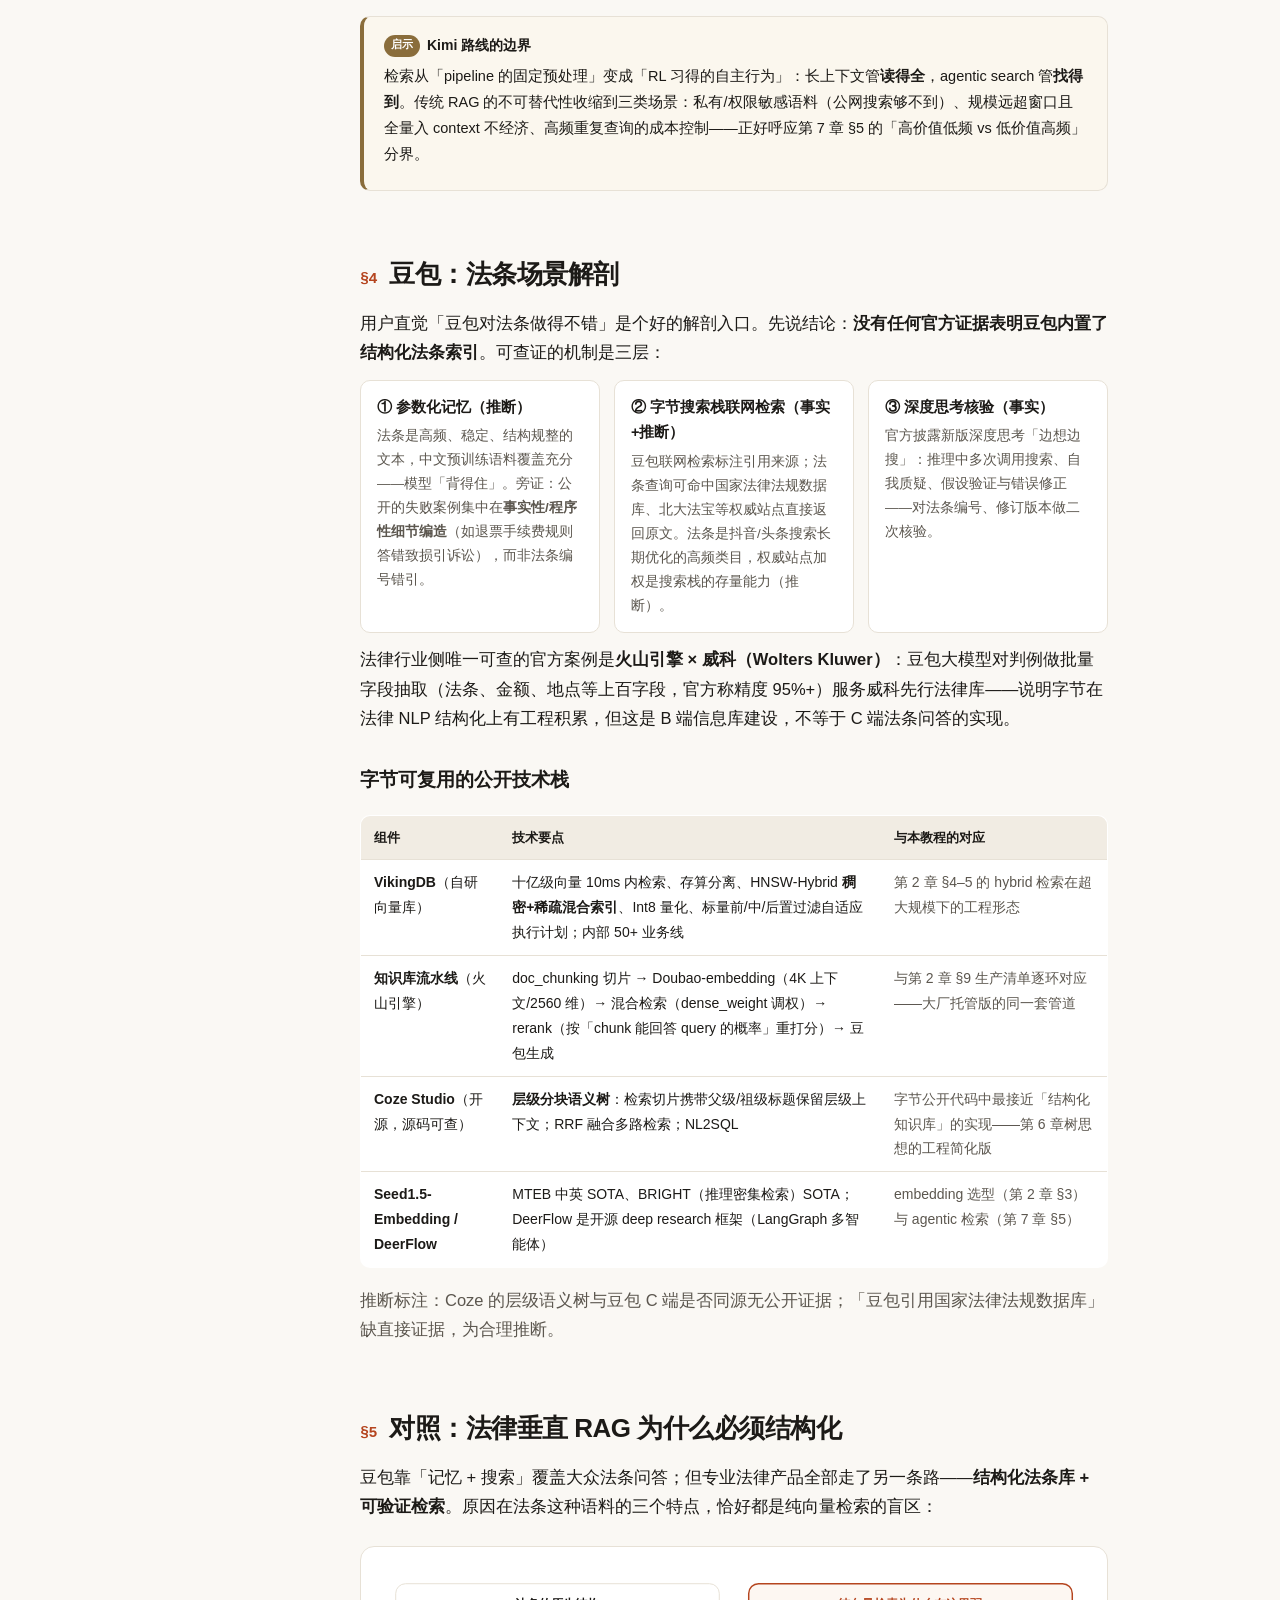
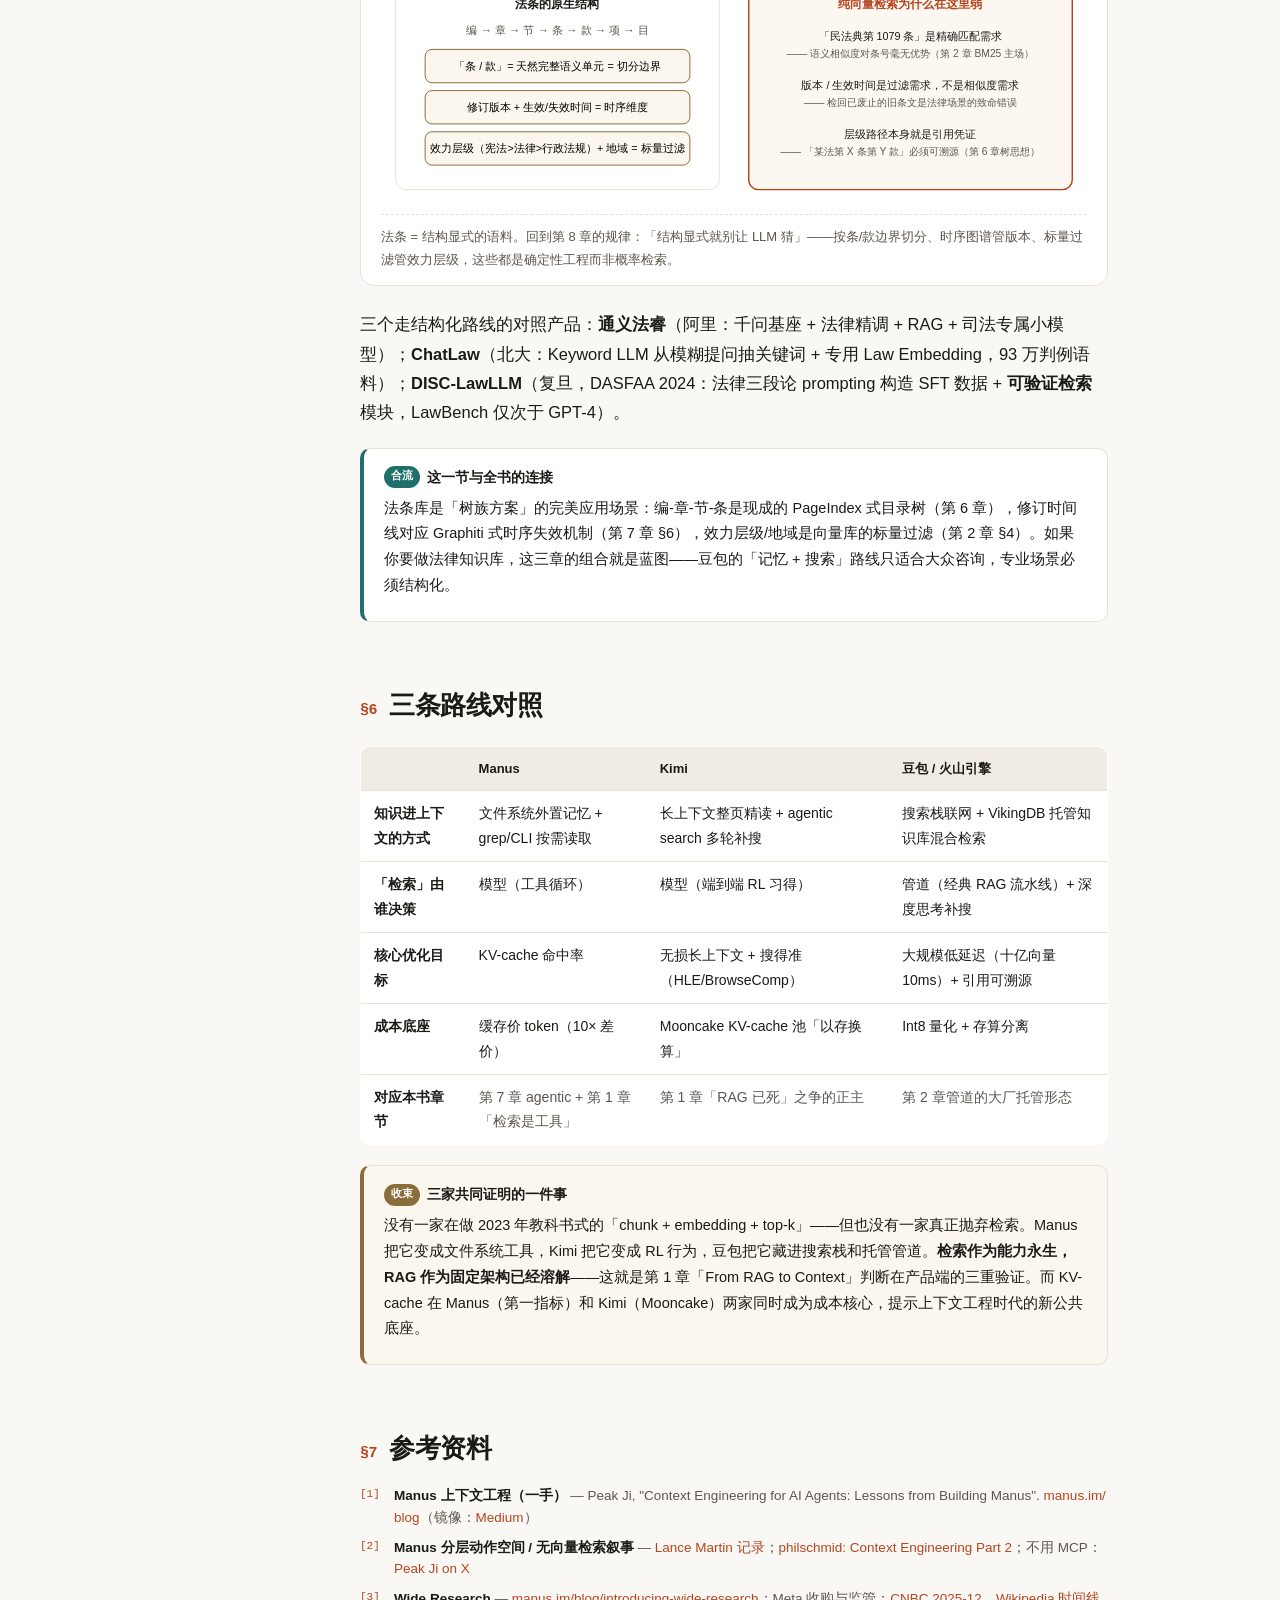
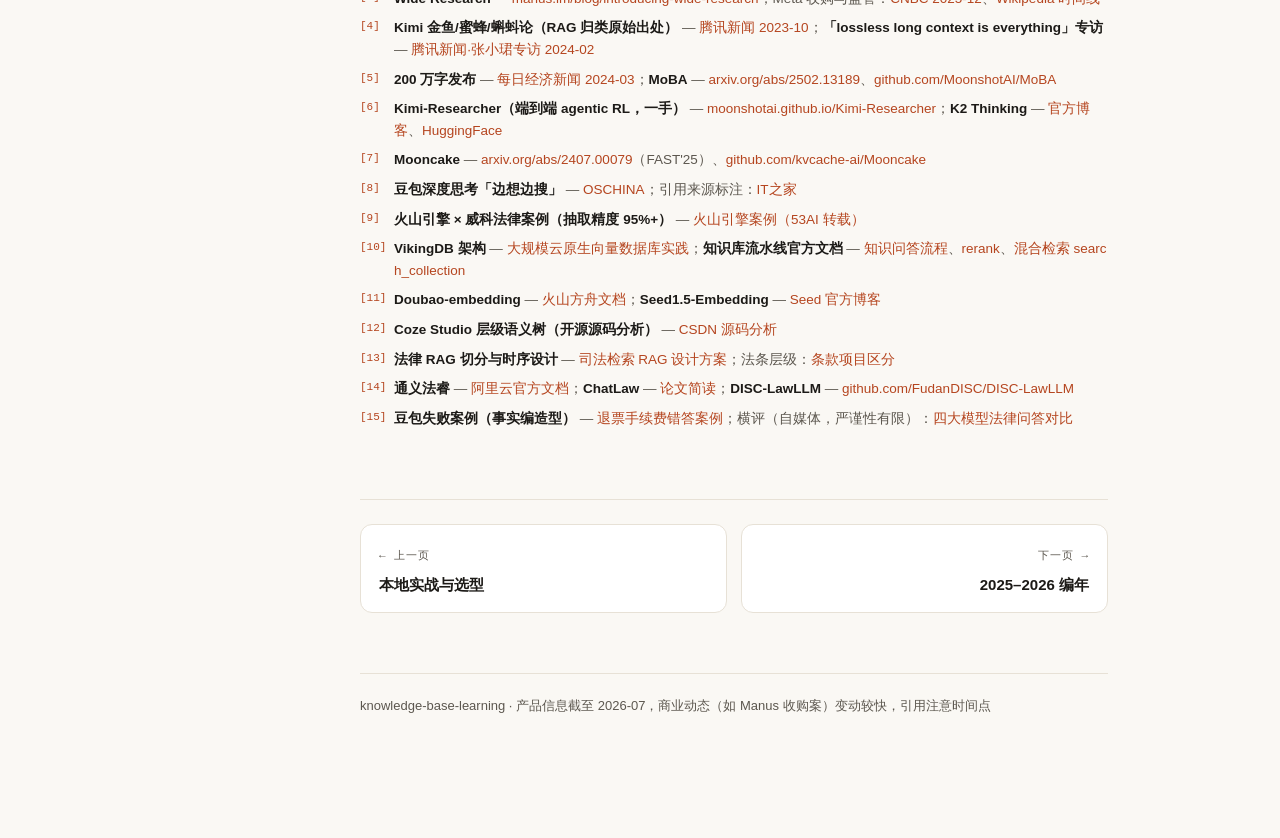
<file: 09-industry.html>
<!DOCTYPE html>
<html lang="zh-CN">
<head>
<meta charset="UTF-8" />
<meta name="viewport" content="width=device-width, initial-scale=1.0" />
<title>09 · 工业界产品拆解 —— Manus、Kimi 与豆包的检索路线 · 知识库学习</title>
<link rel="stylesheet" href="assets/style.css" />
</head>
<body>
<div class="wrap">
<nav class="toc">
  <div class="brand"><a href="index.html">KB<b>·Learning</b></a></div>
  <div class="tag">RAG / 知识库系统学习</div>
  <div class="grp">本章</div>
  <ol>
    <li><a href="#why">为什么看产品</a></li>
    <li><a href="#manus">Manus：上下文工程</a></li>
    <li><a href="#kimi">Kimi：长上下文 + Agentic RL</a></li>
    <li><a href="#doubao">豆包：法条场景解剖</a></li>
    <li><a href="#legal">法律垂直 RAG 对照</a></li>
    <li><a href="#compare">三条路线对照</a></li>
    <li><a href="#refs">参考资料</a></li>
  </ol>
  <div class="grp">系列</div>
  <ol class="chapters">
    <li><a href="index.html">学习地图</a></li>
    <li><a href="01-history.html">RAG 演进史</a></li>
    <li><a href="02-pipeline.html">传统 RAG 全链路</a></li>
    <li><a href="03-parsing.html">文档解析与 OCR</a></li>
    <li><a href="04-graphrag.html">GraphRAG 精读</a></li>
    <li><a href="05-lightrag.html">LightRAG 精读</a></li>
    <li><a href="06-pageindex.html">PageIndex 精读</a></li>
    <li><a href="07-frontier.html">前沿方案</a></li>
    <li><a href="08-practice.html">本地实战与选型</a></li>
    <li><a href="09-industry.html" class="cur">工业界产品拆解</a></li>
    <li><a href="10-recent.html">2025–26 编年</a></li>
    <li><a href="11-background.html">自维护知识库</a></li>
    <li><a href="appendix-origins.html">附录 · 概念溯源</a></li>
  </ol>
</nav>
<main>
<header class="hero">
  <div class="kicker">Chapter 09 · Industry Case Studies</div>
  <h1>工业界产品拆解：Manus、Kimi 与豆包的三条检索路线</h1>
  <p class="lead">论文的数字可以互相矛盾（第 5 章见识过了），但产品的取舍被真实流量验证过。本章拆三个成熟产品：Manus 押注上下文工程、Kimi 押注长上下文 + 端到端 RL 的自主搜索、豆包押注搜索栈 + 托管知识库——并解剖用户直觉「豆包法条做得不错」背后的机制。</p>
  <div class="pills">
    <span class="pill">Manus <b>KV-cache 优先</b></span>
    <span class="pill">Kimi <b>agentic RL 搜索</b></span>
    <span class="pill">豆包 <b>搜索栈 + VikingDB</b></span>
    <span class="pill">对照 <b>法律垂直 RAG</b></span>
  </div>
</header>

<section id="why">
  <h2><span class="n">§1</span>为什么看产品而不是只看论文</h2>
  <p>三个理由：① 图 RAG 领域的论文评测已被证明高度不可靠（同一方法跨论文 F1 差 40 倍，第 5 章 §7）；② 产品的架构取舍要同时满足延迟、成本、规模、合规——这些约束论文里没有；③ 三家恰好代表了第 1 章五族之外的三种「组合策略」，且都有可溯源的公开材料。需要先声明口径：<b>本章事实均标注来源；产品未公开的部分明确标为推断</b>，尤其是豆包——它几乎没有官方技术披露，解剖主要靠火山引擎公开文档 + 合理推断。</p>
</section>

<section id="manus">
  <h2><span class="n">§2</span>Manus：把检索问题变成上下文工程问题</h2>
  <p>一手来源是 Manus 联合创始人 Peak Ji 的官方博客《Context Engineering for AI Agents》——可能是 2025 年被引用最多的 agent 工程文章。背景：Manus 决定不自训模型、全部押注上下文工程，agent 框架重写了四次。六条经验，每条都与「检索/记忆」直接相关：</p>
  <table>
    <tr><th>原则</th><th>机制</th><th>关键数字/细节</th></tr>
    <tr><td><b>① KV-cache 命中率是第一指标</b></td><td>agent 是追加式循环，输入:输出 ≈ 100:1，前缀稳定才能命中缓存</td><td class="vs">Claude 缓存输入 $0.30/MTok vs 未缓存 $3.00——10 倍差价。系统提示里放一个精确到秒的时间戳就毁掉全部缓存</td></tr>
    <tr><td><b>② Mask 而非移除工具</b></td><td>动态增删工具会毁缓存 + 让历史步骤引用失效；改为解码期用 response prefill 约束可选工具</td><td class="vs">统一命名前缀（browser_ / shell_）实现按类批量约束。他们实验过 RAG 式动态加载工具定义，因破坏缓存而放弃</td></tr>
    <tr><td><b>③ 文件系统 = 终极上下文</b></td><td>把文件系统当无限大、持久、可操作的外置记忆；压缩必须<b>可恢复</b>——丢网页正文但留 URL、丢文档内容但留路径</td><td class="vs">128K 窗口在真实任务中不够：一条网页观测就可能爆掉</td></tr>
    <tr><td><b>④ Recitation 复述</b></td><td>持续重写 todo.md 并逐项勾选，把全局计划反复推到上下文<b>末尾</b>（近期注意力区）</td><td class="vs">典型任务约 50 次工具调用，复述治目标漂移与 lost-in-the-middle</td></tr>
    <tr><td><b>⑤ 保留错误</b></td><td>失败动作和堆栈留在上下文里，模型隐式更新先验</td><td class="vs">「错误恢复是真正 agent 行为的最清晰指标」——而学术基准只测理想条件</td></tr>
    <tr><td><b>⑥ 反 few-shot 套牢</b></td><td>重复的 action-observation 对诱导机械模仿，需受控注入结构化变异</td><td class="vs">案例：批量审 20 份简历时陷入重复漂移</td></tr>
  </table>
  <h3>它怎么做「检索」</h3>
  <p>公开叙事中 Manus <b>没有向量 RAG 组件</b>（推断：无逐字官方否认，但所有公开材料一致指向文件系统路线）。其动作空间分三层：第一层 ≤20 个稳定原子工具（bash、文件读写、搜索、浏览器）；第二层通过 bash 调沙箱内 CLI——<b>检索靠 grep 而非专用检索工具</b>；第三层是代码。超出单上下文的规模问题交给 <b>Wide Research</b>（2025.07）：主 agent 分解任务 → 100+ 个<b>完整 Manus 实例</b>并行（各有独立 VM 与上下文，子 agent 间不通信以防上下文污染）→ 主 agent 汇总。</p>
  <div class="box key">
    <div class="t"><span class="ic">启示</span>与传统 RAG 的关系</div>
    <p>Manus 把召回从「离线索引问题」改写为「在线决策问题」：检索单位从 chunk 变成<b>文件 + 路径 + 工具</b>，URL/路径是指针、内容随取随弃。它优化的不是「塞进多少相关内容」而是 KV-cache 命中率。前提是「前沿模型 + 沙箱执行环境」——对无沙箱的纯问答知识库，向量 RAG 仍更经济（推断）。todo.md 复述、保留错误、mask-not-remove、可恢复压缩四个技法可直接迁移到任何 RAG/agent 系统。</p>
  </div>
  <p class="sub">时效备注：Meta 于 2025.12 宣布收购 Manus（WSJ 称超 20 亿美元），2026.04 中国发改委要求撤销交易、Meta 正在 unwind——引用商业信息请注明时间点。</p>
</section>

<section id="kimi">
  <h2><span class="n">§3</span>Kimi：长上下文原教旨 + 端到端 RL 的自主搜索</h2>
  <h3>「蜜蜂模型」：对 RAG 最锋利的批评</h3>
  <p>2023.10 Kimi Chat 以 20 万字上下文发布时，杨植麟把业界长文本「捷径」分为三类并逐一否定：<b>金鱼</b>（滑动窗口，健忘）、<b>蜜蜂</b>（降采样 / RAG 检索增强——只见局部不见整体）、<b>蝌蚪</b>（缩参数换长度）。<b>RAG 被明确归入「蜜蜂」类有损捷径</b>。2024 年初的专访里他的立场浓缩为一句「lossless long context is everything」。</p>
  <div class="box warn">
    <div class="t"><span class="ic">溯源</span>那句网传名言的核查结果</div>
    <p>流传甚广的「RAG 是妥协、long context 才是终局」<b>没有逐字出处</b>——专访全文里找不到这句话。它是社区对两处真实表态的概括：① 2023.10 把 RAG 归入「蜜蜂」式有损捷径；② 2024 专访的「lossless long context is everything」与「如果你有 10 亿 context length，今天看到的问题都不是问题」。引用时请用真实表述 + 上述两个出处。同样注意：「200 万字无损」是产品宣传口径，具体网络结构未公开。</p>
  </div>
  <p>公开的技术支柱有两个：<b>MoBA</b>（arXiv:2502.13189，把 MoE 思想引入注意力——上下文切块、可训练 gating 让每个 query 自选关注块，论文确认已部署支撑 Kimi 长上下文）；<b>Mooncake</b>（arXiv:2407.00079，FAST'25）——以 KV-cache 为中心的 prefill/decode 分离推理架构，用集群闲置 CPU/DRAM/SSD 建全局缓存池「以存换算」，同等硬件多承接约 110% 请求。<b>长上下文路线能走通，一半靠注意力结构，一半靠让它算得起的基建</b>——这与 Manus 把 KV-cache 当第一指标殊途同归。</p>
  <h3>检索没有消失，而是被 RL 内化</h3>
  <p>有趣的是：嘴上说 RAG 是蜜蜂，Kimi 的产品线却把「检索」越做越重——只是形态完全不同：</p>
  <div class="flow">
    <div class="step"><div class="dot">1</div><div class="body"><b>基础联网搜索</b><div class="d">检索到的<b>整页</b>网页塞进长上下文精读（而非取片段）——长上下文与检索互补的最直接产品化。</div></div></div>
    <div class="step"><div class="dot">2</div><div class="body"><b>探索版（2024.10）：agentic search</b><div class="d">自主规划搜索策略、搜索量 10 倍、一次精读 500+ 页面、对结果反思后多轮补搜。</div></div></div>
    <div class="step alt"><div class="dot">3</div><div class="body"><b>Kimi-Researcher（2025.06）：端到端 agentic RL</b><div class="d">不是工作流编排——整个「搜索→浏览→写代码→合成」行为链用 REINFORCE 端到端训练：严格 on-policy、负例部分丢弃防熵坍缩、γ 衰减奖励激励短路径。单任务平均 23 个推理步、探索 200+ URL、仅 3.2% 内容进最终报告。HLE Pass@1 从 8.6% → <b>26.9%</b>，官方称提升「几乎完全来自端到端 RL」。</div></div></div>
    <div class="step alt"><div class="dot">4</div><div class="body"><b>K2 Thinking（开源）</b><div class="d">边思考边调工具（interleaved thinking + function calls），可连续 200–300 次工具调用不漂移；BrowseComp 60.2% vs 人类基线 29.2%。Researcher 的 RL 经验沉淀进了开源基座（推断）。</div></div></div>
  </div>
  <div class="box key">
    <div class="t"><span class="ic">启示</span>Kimi 路线的边界</div>
    <p>检索从「pipeline 的固定预处理」变成「RL 习得的自主行为」：长上下文管<b>读得全</b>，agentic search 管<b>找得到</b>。传统 RAG 的不可替代性收缩到三类场景：私有/权限敏感语料（公网搜索够不到）、规模远超窗口且全量入 context 不经济、高频重复查询的成本控制——正好呼应第 7 章 §5 的「高价值低频 vs 低价值高频」分界。</p>
  </div>
</section>

<section id="doubao">
  <h2><span class="n">§4</span>豆包：法条场景解剖</h2>
  <p>用户直觉「豆包对法条做得不错」是个好的解剖入口。先说结论：<b>没有任何官方证据表明豆包内置了结构化法条索引</b>。可查证的机制是三层：</p>
  <div class="three">
    <div class="mini"><div class="h">① 参数化记忆（推断）</div><p>法条是高频、稳定、结构规整的文本，中文预训练语料覆盖充分——模型「背得住」。旁证：公开的失败案例集中在<b>事实性/程序性细节编造</b>（如退票手续费规则答错致损引诉讼），而非法条编号错引。</p></div>
    <div class="mini"><div class="h">② 字节搜索栈联网检索（事实+推断）</div><p>豆包联网检索标注引用来源；法条查询可命中国家法律法规数据库、北大法宝等权威站点直接返回原文。法条是抖音/头条搜索长期优化的高频类目，权威站点加权是搜索栈的存量能力（推断）。</p></div>
    <div class="mini"><div class="h">③ 深度思考核验（事实）</div><p>官方披露新版深度思考「边想边搜」：推理中多次调用搜索、自我质疑、假设验证与错误修正——对法条编号、修订版本做二次核验。</p></div>
  </div>
  <p>法律行业侧唯一可查的官方案例是<b>火山引擎 × 威科（Wolters Kluwer）</b>：豆包大模型对判例做批量字段抽取（法条、金额、地点等上百字段，官方称精度 95%+）服务威科先行法律库——说明字节在法律 NLP 结构化上有工程积累，但这是 B 端信息库建设，不等于 C 端法条问答的实现。</p>
  <h3>字节可复用的公开技术栈</h3>
  <table>
    <tr><th>组件</th><th>技术要点</th><th>与本教程的对应</th></tr>
    <tr><td><b>VikingDB</b>（自研向量库）</td><td>十亿级向量 10ms 内检索、存算分离、HNSW-Hybrid <b>稠密+稀疏混合索引</b>、Int8 量化、标量前/中/后置过滤自适应执行计划；内部 50+ 业务线</td><td class="vs">第 2 章 §4–5 的 hybrid 检索在超大规模下的工程形态</td></tr>
    <tr><td><b>知识库流水线</b>（火山引擎）</td><td>doc_chunking 切片 → Doubao-embedding（4K 上下文/2560 维）→ 混合检索（dense_weight 调权）→ rerank（按「chunk 能回答 query 的概率」重打分）→ 豆包生成</td><td class="vs">与第 2 章 §9 生产清单逐环对应——大厂托管版的同一套管道</td></tr>
    <tr><td><b>Coze Studio</b>（开源，源码可查）</td><td><b>层级分块语义树</b>：检索切片携带父级/祖级标题保留层级上下文；RRF 融合多路检索；NL2SQL</td><td class="vs">字节公开代码中最接近「结构化知识库」的实现——第 6 章树思想的工程简化版</td></tr>
    <tr><td><b>Seed1.5-Embedding / DeerFlow</b></td><td>MTEB 中英 SOTA、BRIGHT（推理密集检索）SOTA；DeerFlow 是开源 deep research 框架（LangGraph 多智能体）</td><td class="vs">embedding 选型（第 2 章 §3）与 agentic 检索（第 7 章 §5）</td></tr>
  </table>
  <p class="sub">推断标注：Coze 的层级语义树与豆包 C 端是否同源无公开证据；「豆包引用国家法律法规数据库」缺直接证据，为合理推断。</p>
</section>

<section id="legal">
  <h2><span class="n">§5</span>对照：法律垂直 RAG 为什么必须结构化</h2>
  <p>豆包靠「记忆 + 搜索」覆盖大众法条问答；但专业法律产品全部走了另一条路——<b>结构化法条库 + 可验证检索</b>。原因在法条这种语料的三个特点，恰好都是纯向量检索的盲区：</p>
  <figure class="diagram">
    <svg viewBox="0 0 720 240" xmlns="http://www.w3.org/2000/svg" font-family="-apple-system,'PingFang SC',sans-serif">
      <rect x="15" y="15" width="330" height="210" rx="10" fill="#fff" stroke="#e7e1d6"/>
      <text x="180" y="40" text-anchor="middle" font-size="12.5" font-weight="800" fill="#1c1a17">法条的原生结构</text>
      <text x="180" y="66" text-anchor="middle" font-size="11.5" fill="#5c574f">编 → 章 → 节 → 条 → 款 → 项 → 目</text>
      <rect x="45" y="82" width="270" height="34" rx="7" fill="#fbf7ee" stroke="#8a6d3b"/>
      <text x="180" y="103" text-anchor="middle" font-size="11">「条 / 款」= 天然完整语义单元 = 切分边界</text>
      <rect x="45" y="124" width="270" height="34" rx="7" fill="#fbf7ee" stroke="#8a6d3b"/>
      <text x="180" y="145" text-anchor="middle" font-size="11">修订版本 + 生效/失效时间 = 时序维度</text>
      <rect x="45" y="166" width="270" height="34" rx="7" fill="#fbf7ee" stroke="#8a6d3b"/>
      <text x="180" y="187" text-anchor="middle" font-size="11">效力层级（宪法&gt;法律&gt;行政法规）+ 地域 = 标量过滤</text>
      <rect x="375" y="15" width="330" height="210" rx="10" fill="#fdf7f2" stroke="#b5451f" stroke-width="1.5"/>
      <text x="540" y="40" text-anchor="middle" font-size="12.5" font-weight="800" fill="#b5451f">纯向量检索为什么在这里弱</text>
      <text x="540" y="72" text-anchor="middle" font-size="11" fill="#1c1a17">「民法典第 1079 条」是精确匹配需求</text>
      <text x="540" y="90" text-anchor="middle" font-size="10.5" fill="#5c574f">—— 语义相似度对条号毫无优势（第 2 章 BM25 主场）</text>
      <text x="540" y="122" text-anchor="middle" font-size="11" fill="#1c1a17">版本 / 生效时间是过滤需求，不是相似度需求</text>
      <text x="540" y="140" text-anchor="middle" font-size="10.5" fill="#5c574f">—— 检回已废止的旧条文是法律场景的致命错误</text>
      <text x="540" y="172" text-anchor="middle" font-size="11" fill="#1c1a17">层级路径本身就是引用凭证</text>
      <text x="540" y="190" text-anchor="middle" font-size="10.5" fill="#5c574f">—— 「某法第 X 条第 Y 款」必须可溯源（第 6 章树思想）</text>
    </svg>
    <figcaption>法条 = 结构显式的语料。回到第 8 章的规律：「结构显式就别让 LLM 猜」——按条/款边界切分、时序图谱管版本、标量过滤管效力层级，这些都是确定性工程而非概率检索。</figcaption>
  </figure>
  <p>三个走结构化路线的对照产品：<b>通义法睿</b>（阿里：千问基座 + 法律精调 + RAG + 司法专属小模型）；<b>ChatLaw</b>（北大：Keyword LLM 从模糊提问抽关键词 + 专用 Law Embedding，93 万判例语料）；<b>DISC-LawLLM</b>（复旦，DASFAA 2024：法律三段论 prompting 构造 SFT 数据 + <b>可验证检索</b>模块，LawBench 仅次于 GPT-4）。</p>
  <div class="box tip">
    <div class="t"><span class="ic">合流</span>这一节与全书的连接</div>
    <p>法条库是「树族方案」的完美应用场景：编-章-节-条是现成的 PageIndex 式目录树（第 6 章），修订时间线对应 Graphiti 式时序失效机制（第 7 章 §6），效力层级/地域是向量库的标量过滤（第 2 章 §4）。如果你要做法律知识库，这三章的组合就是蓝图——豆包的「记忆 + 搜索」路线只适合大众咨询，专业场景必须结构化。</p>
  </div>
</section>

<section id="compare">
  <h2><span class="n">§6</span>三条路线对照</h2>
  <table>
    <tr><th></th><th>Manus</th><th>Kimi</th><th>豆包 / 火山引擎</th></tr>
    <tr><td><b>知识进上下文的方式</b></td><td>文件系统外置记忆 + grep/CLI 按需读取</td><td>长上下文整页精读 + agentic search 多轮补搜</td><td>搜索栈联网 + VikingDB 托管知识库混合检索</td></tr>
    <tr><td><b>「检索」由谁决策</b></td><td>模型（工具循环）</td><td>模型（端到端 RL 习得）</td><td>管道（经典 RAG 流水线）+ 深度思考补搜</td></tr>
    <tr><td><b>核心优化目标</b></td><td>KV-cache 命中率</td><td>无损长上下文 + 搜得准（HLE/BrowseComp）</td><td>大规模低延迟（十亿向量 10ms）+ 引用可溯源</td></tr>
    <tr><td><b>成本底座</b></td><td>缓存价 token（10× 差价）</td><td>Mooncake KV-cache 池「以存换算」</td><td>Int8 量化 + 存算分离</td></tr>
    <tr><td><b>对应本书章节</b></td><td class="vs">第 7 章 agentic + 第 1 章「检索是工具」</td><td class="vs">第 1 章「RAG 已死」之争的正主</td><td class="vs">第 2 章管道的大厂托管形态</td></tr>
  </table>
  <div class="box key">
    <div class="t"><span class="ic">收束</span>三家共同证明的一件事</div>
    <p>没有一家在做 2023 年教科书式的「chunk + embedding + top-k」——但也没有一家真正抛弃检索。Manus 把它变成文件系统工具，Kimi 把它变成 RL 行为，豆包把它藏进搜索栈和托管管道。<b>检索作为能力永生，RAG 作为固定架构已经溶解</b>——这就是第 1 章「From RAG to Context」判断在产品端的三重验证。而 KV-cache 在 Manus（第一指标）和 Kimi（Mooncake）两家同时成为成本核心，提示上下文工程时代的新公共底座。</p>
  </div>
</section>

<section id="refs" class="refs">
  <h2><span class="n">§7</span>参考资料</h2>
  <ul>
    <li><span class="rt">Manus 上下文工程（一手）</span> — Peak Ji, "Context Engineering for AI Agents: Lessons from Building Manus". <a href="https://manus.im/blog/Context-Engineering-for-AI-Agents-Lessons-from-Building-Manus">manus.im/blog</a>（镜像：<a href="https://medium.com/@peakji/context-engineering-for-ai-agents-lessons-from-building-manus-71883f0a67f2">Medium</a>）</li>
    <li><span class="rt">Manus 分层动作空间 / 无向量检索叙事</span> — <a href="https://rlancemartin.github.io/2025/10/15/manus/">Lance Martin 记录</a>；<a href="https://www.philschmid.de/context-engineering-part-2">philschmid: Context Engineering Part 2</a>；不用 MCP：<a href="https://x.com/peakji/status/1899005201778086166">Peak Ji on X</a></li>
    <li><span class="rt">Wide Research</span> — <a href="https://manus.im/blog/introducing-wide-research">manus.im/blog/introducing-wide-research</a>；Meta 收购与监管：<a href="https://www.cnbc.com/2025/12/30/meta-acquires-singapore-ai-agent-firm-manus-china-butterfly-effect-monicai.html">CNBC 2025-12</a>、<a href="https://en.wikipedia.org/wiki/Manus_(AI_agent)">Wikipedia 时间线</a></li>
    <li><span class="rt">Kimi 金鱼/蜜蜂/蝌蚪论（RAG 归类原始出处）</span> — <a href="https://news.qq.com/rain/a/20231012A079M500">腾讯新闻 2023-10</a>；<span class="rt">「lossless long context is everything」专访</span> — <a href="https://news.qq.com/rain/a/20240208A05KFR00">腾讯新闻·张小珺专访 2024-02</a></li>
    <li><span class="rt">200 万字发布</span> — <a href="https://www.nbd.com.cn/articles/2024-03-18/3285223.html">每日经济新闻 2024-03</a>；<span class="rt">MoBA</span> — <a href="https://arxiv.org/abs/2502.13189">arxiv.org/abs/2502.13189</a>、<a href="https://github.com/MoonshotAI/MoBA">github.com/MoonshotAI/MoBA</a></li>
    <li><span class="rt">Kimi-Researcher（端到端 agentic RL，一手）</span> — <a href="https://moonshotai.github.io/Kimi-Researcher/">moonshotai.github.io/Kimi-Researcher</a>；<span class="rt">K2 Thinking</span> — <a href="https://moonshotai.github.io/Kimi-K2/thinking.html">官方博客</a>、<a href="https://huggingface.co/moonshotai/Kimi-K2-Thinking">HuggingFace</a></li>
    <li><span class="rt">Mooncake</span> — <a href="https://arxiv.org/abs/2407.00079">arxiv.org/abs/2407.00079</a>（FAST'25）、<a href="https://github.com/kvcache-ai/Mooncake">github.com/kvcache-ai/Mooncake</a></li>
    <li><span class="rt">豆包深度思考「边想边搜」</span> — <a href="https://www.oschina.net/news/341477">OSCHINA</a>；引用来源标注：<a href="https://www.ithome.com/0/939/087.htm">IT之家</a></li>
    <li><span class="rt">火山引擎 × 威科法律案例（抽取精度 95%+）</span> — <a href="https://www.53ai.com/news/zhishiguanli/2024071051427.html">火山引擎案例（53AI 转载）</a></li>
    <li><span class="rt">VikingDB 架构</span> — <a href="https://zhuanlan.zhihu.com/p/694845513">大规模云原生向量数据库实践</a>；<span class="rt">知识库流水线官方文档</span> — <a href="https://www.volcengine.com/docs/84313/1254457">知识问答流程</a>、<a href="https://www.volcengine.com/docs/84313/1254474">rerank</a>、<a href="https://www.volcengine.com/docs/84313/1269162">混合检索 search_collection</a></li>
    <li><span class="rt">Doubao-embedding</span> — <a href="https://www.volcengine.com/docs/82379/1554710">火山方舟文档</a>；<span class="rt">Seed1.5-Embedding</span> — <a href="https://seed.bytedance.com/en/blog/bytedance-s-seed1-5-embedding-model-achieves-sota-in-retrieval-training-details-unveiled">Seed 官方博客</a></li>
    <li><span class="rt">Coze Studio 层级语义树（开源源码分析）</span> — <a href="https://blog.csdn.net/AT_GCS/article/details/149905112">CSDN 源码分析</a></li>
    <li><span class="rt">法律 RAG 切分与时序设计</span> — <a href="https://blog.csdn.net/weixin_49199313/article/details/150269511">司法检索 RAG 设计方案</a>；法条层级：<a href="https://zhuanlan.zhihu.com/p/542495152">条款项目区分</a></li>
    <li><span class="rt">通义法睿</span> — <a href="https://help.aliyun.com/zh/model-studio/tongyi-farui/">阿里云官方文档</a>；<span class="rt">ChatLaw</span> — <a href="https://zhuanlan.zhihu.com/p/643673344">论文简读</a>；<span class="rt">DISC-LawLLM</span> — <a href="https://github.com/FudanDISC/DISC-LawLLM">github.com/FudanDISC/DISC-LawLLM</a></li>
    <li><span class="rt">豆包失败案例（事实编造型）</span> — <a href="https://zhuanlan.zhihu.com/p/2038627004103307455">退票手续费错答案例</a>；横评（自媒体，严谨性有限）：<a href="https://blog.csdn.net/Androiddddd/article/details/155228816">四大模型法律问答对比</a></li>
  </ul>
</section>

<div class="pagenav">
  <a href="08-practice.html"><span class="lbl">← 上一页</span><div class="ti">本地实战与选型</div></a>
  <a href="10-recent.html" class="next"><span class="lbl">下一页 →</span><div class="ti">2025–2026 编年</div></a>
</div>
<footer>knowledge-base-learning · 产品信息截至 2026-07，商业动态（如 Manus 收购案）变动较快，引用注意时间点</footer>
</main>
</div>
</body>
</html>
</file>
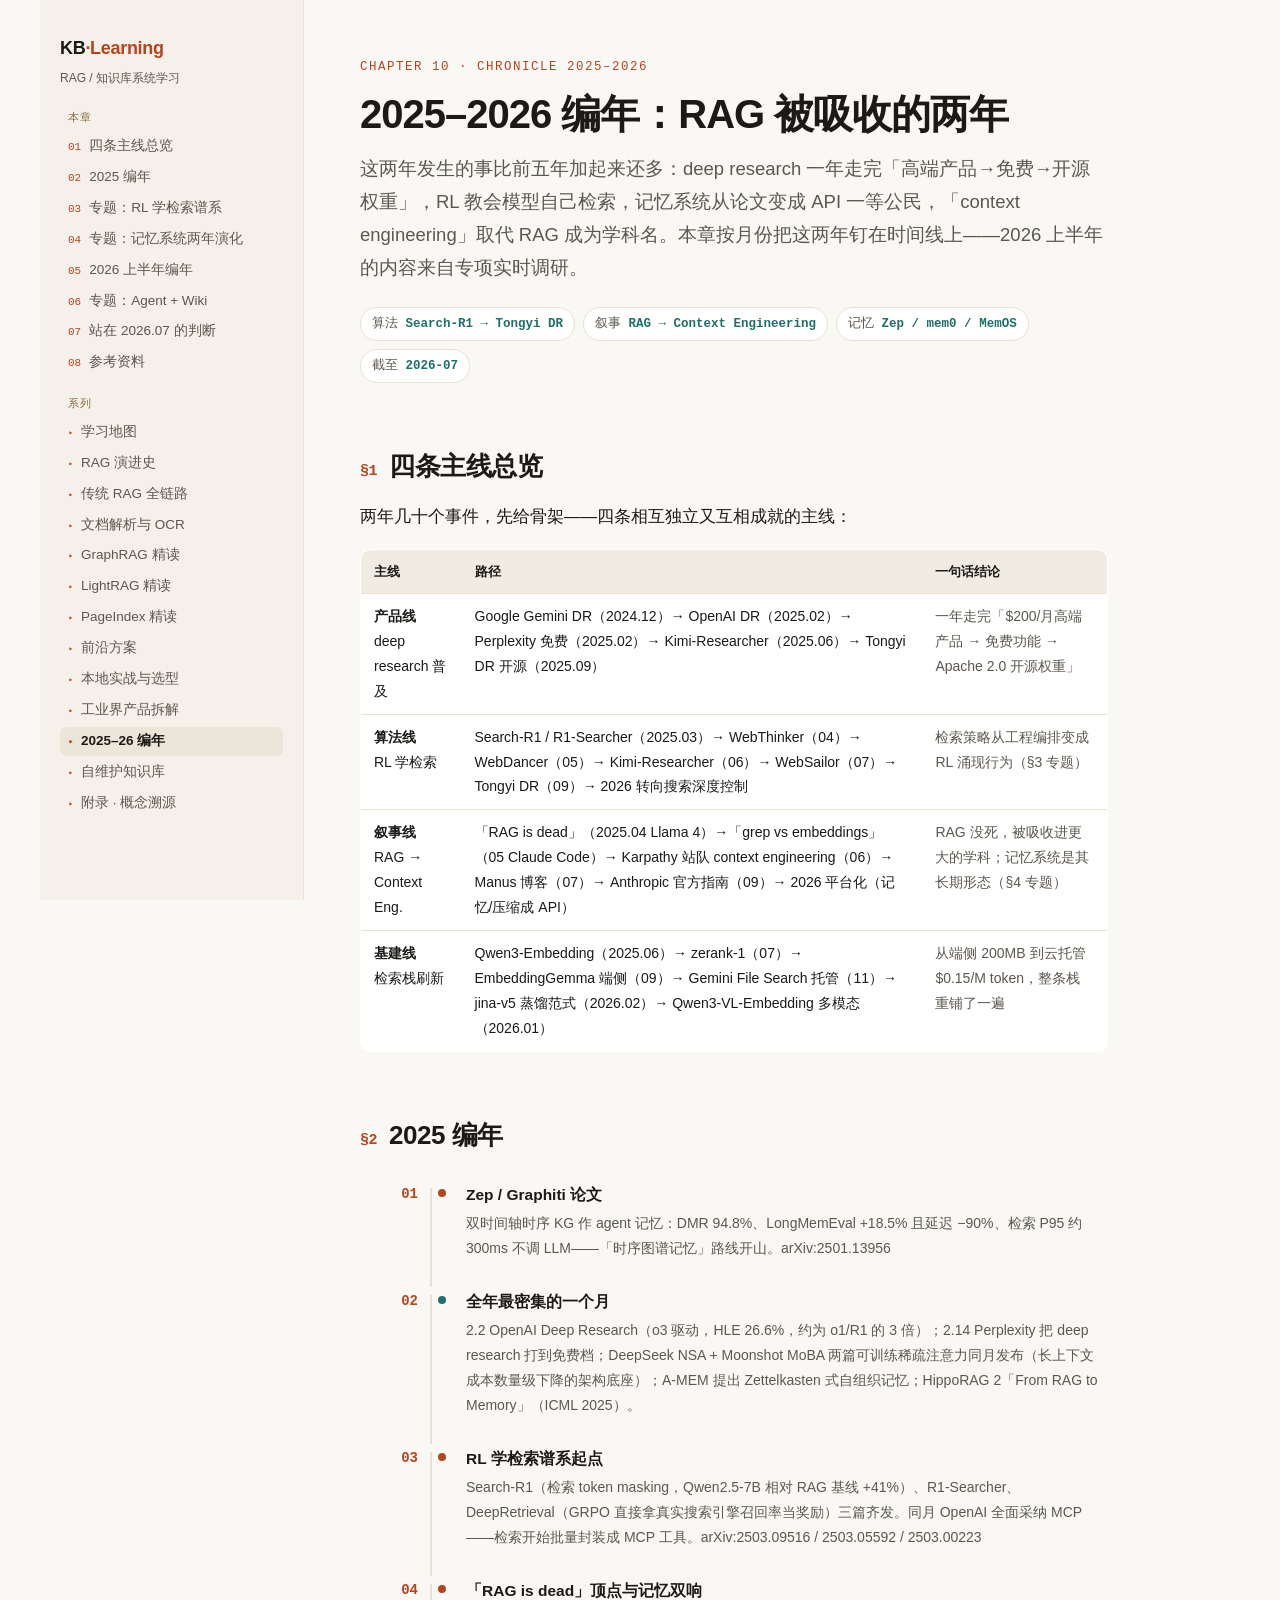
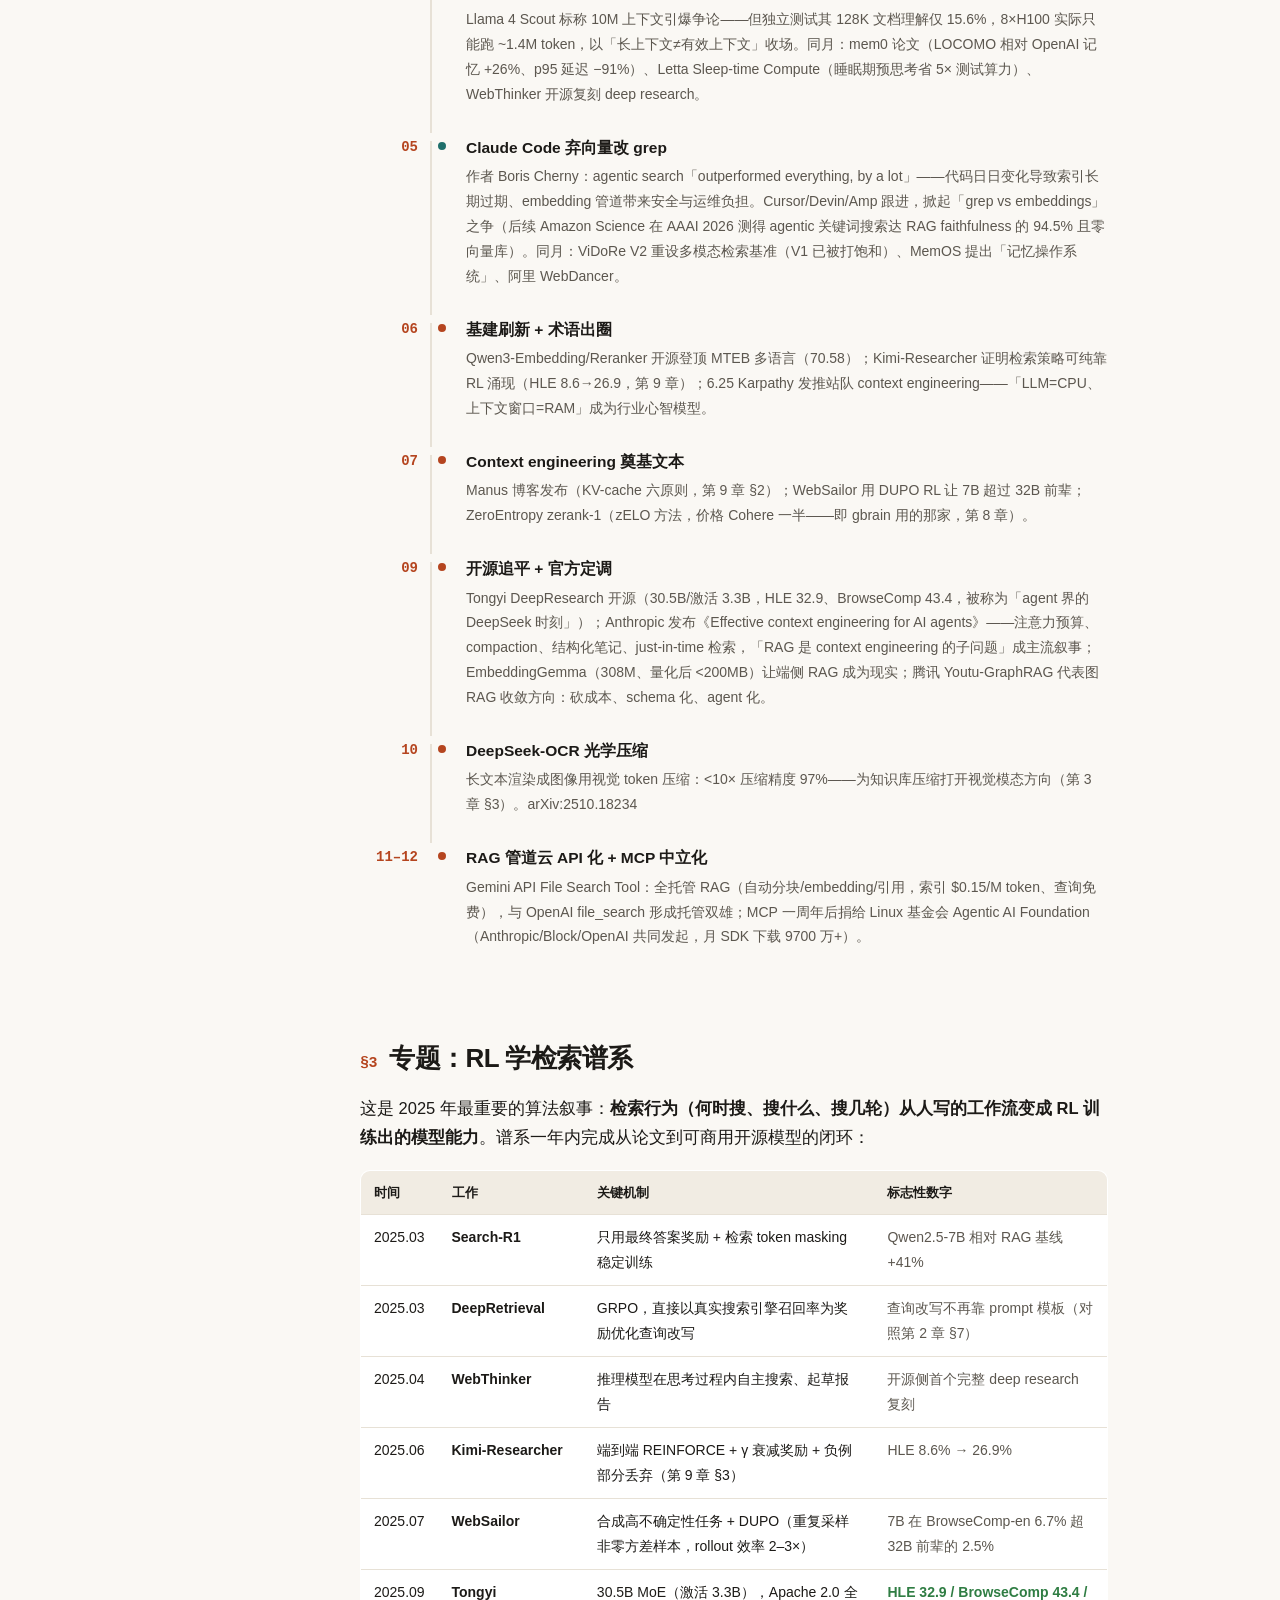
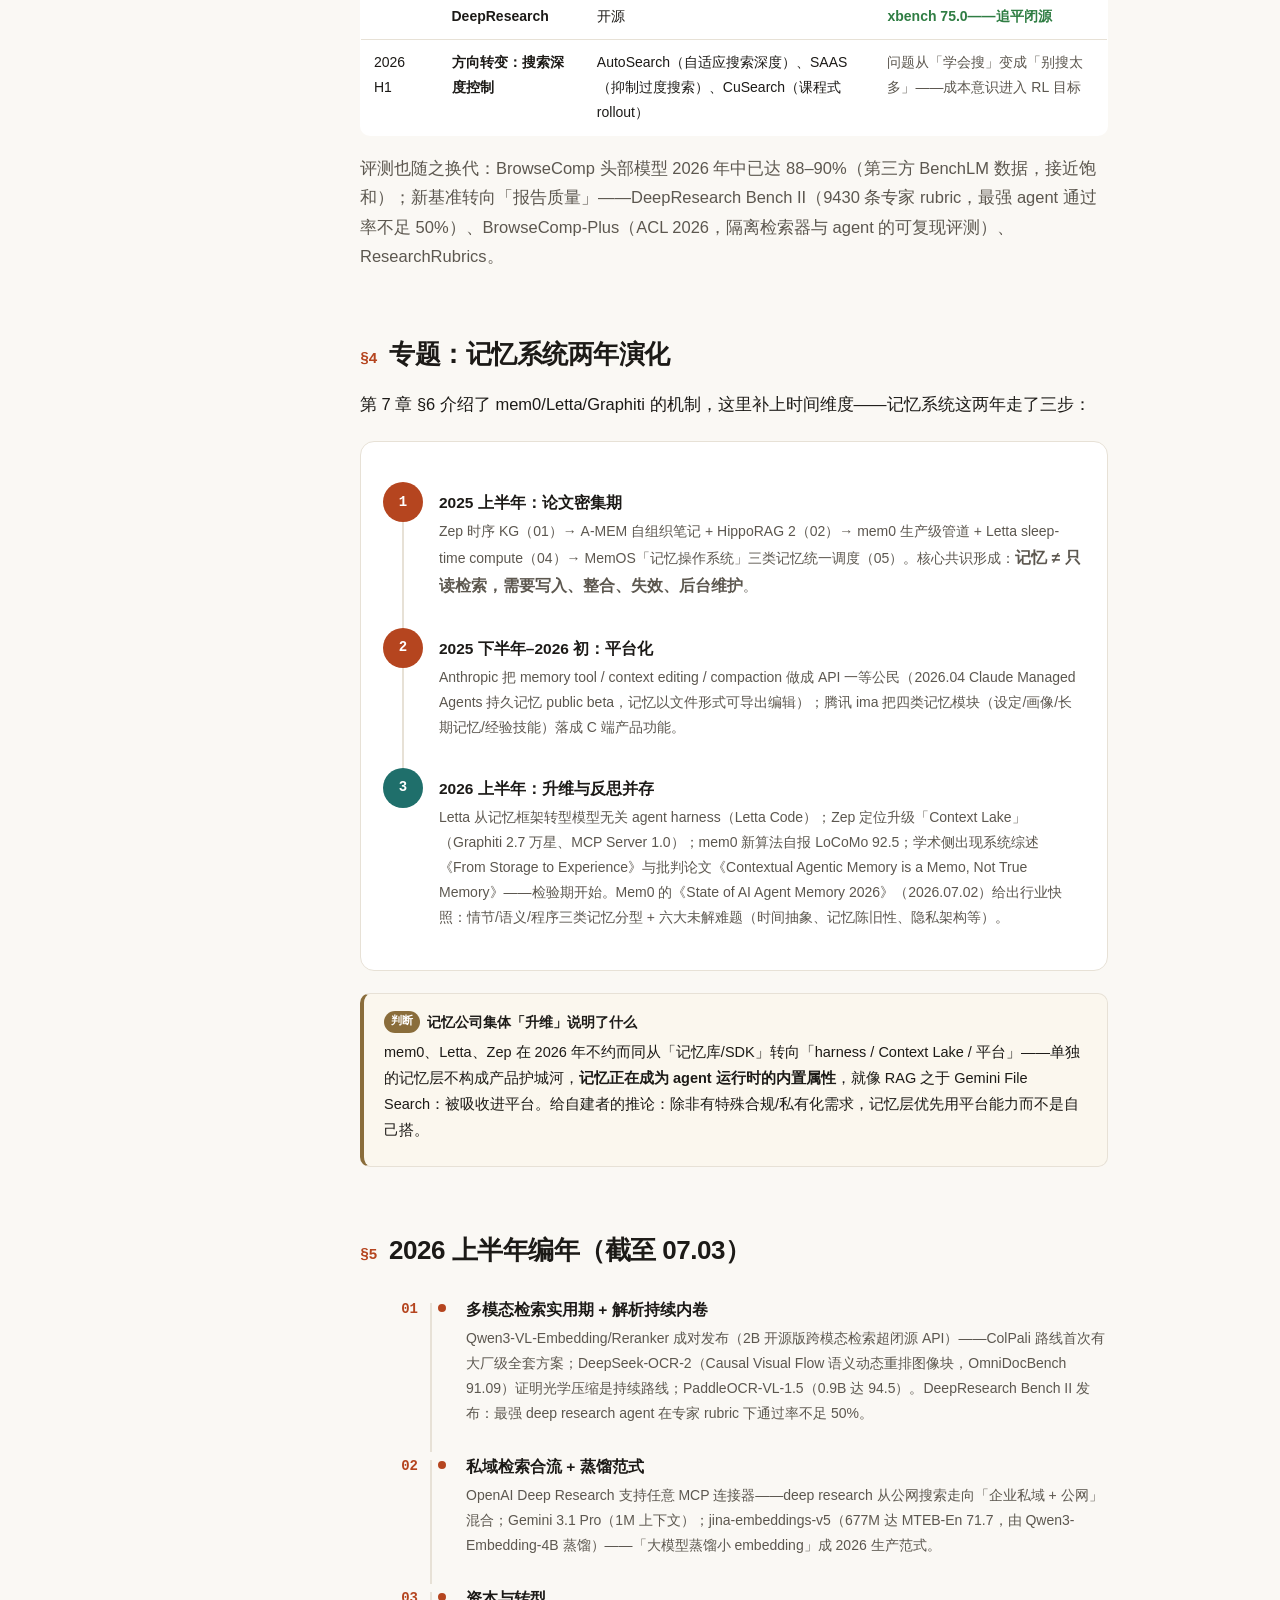
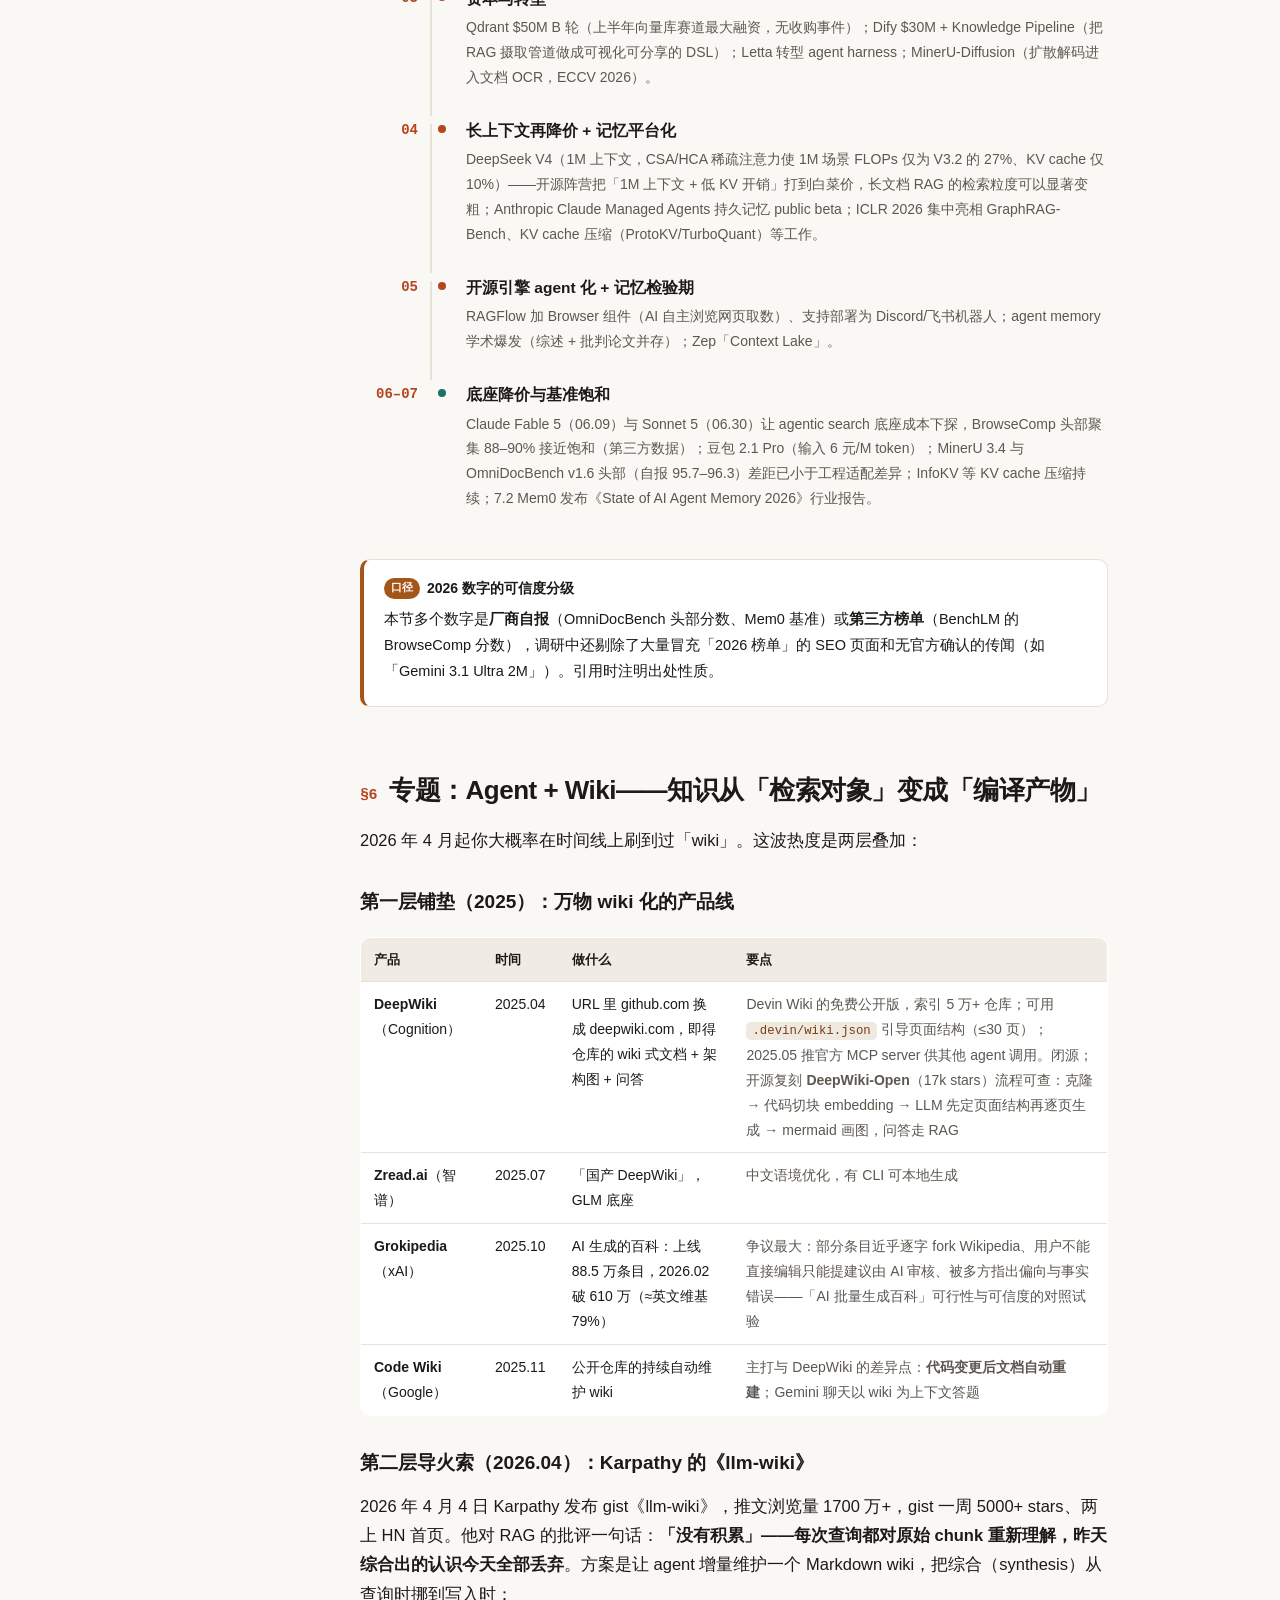
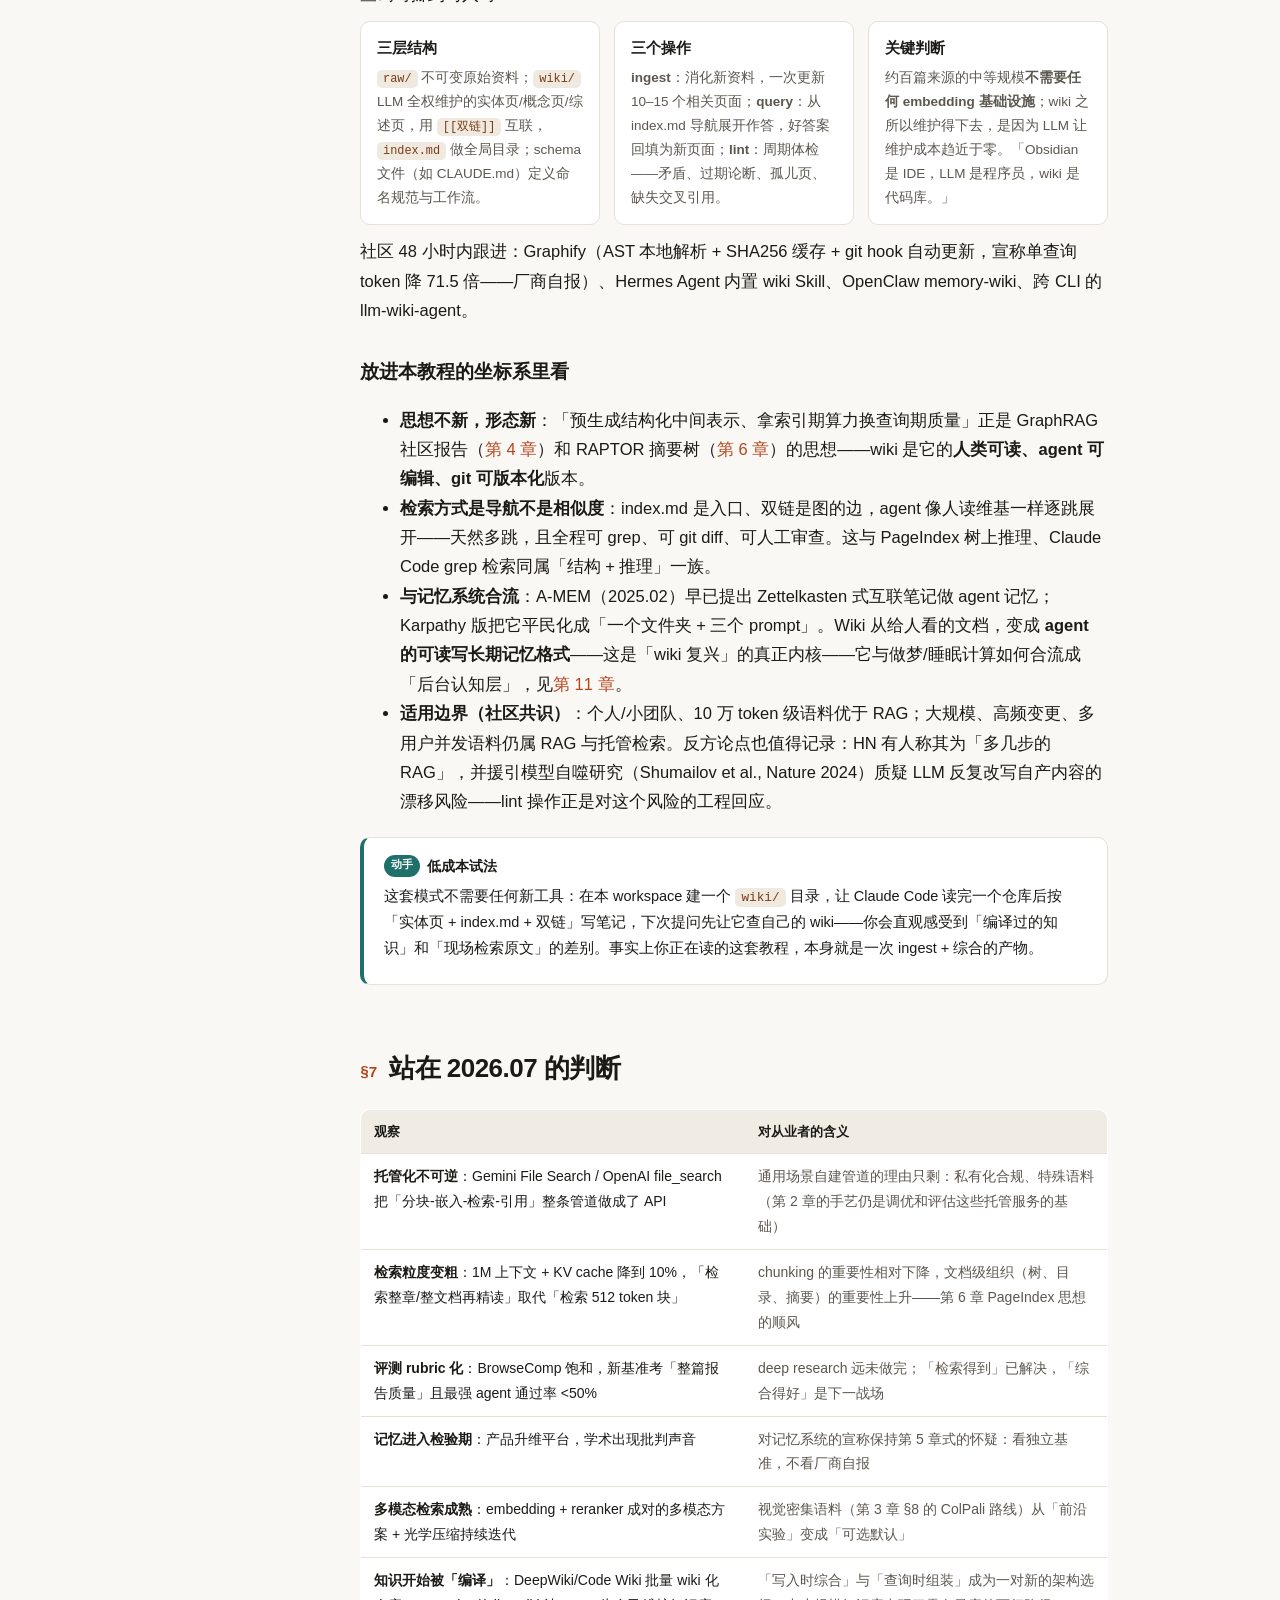
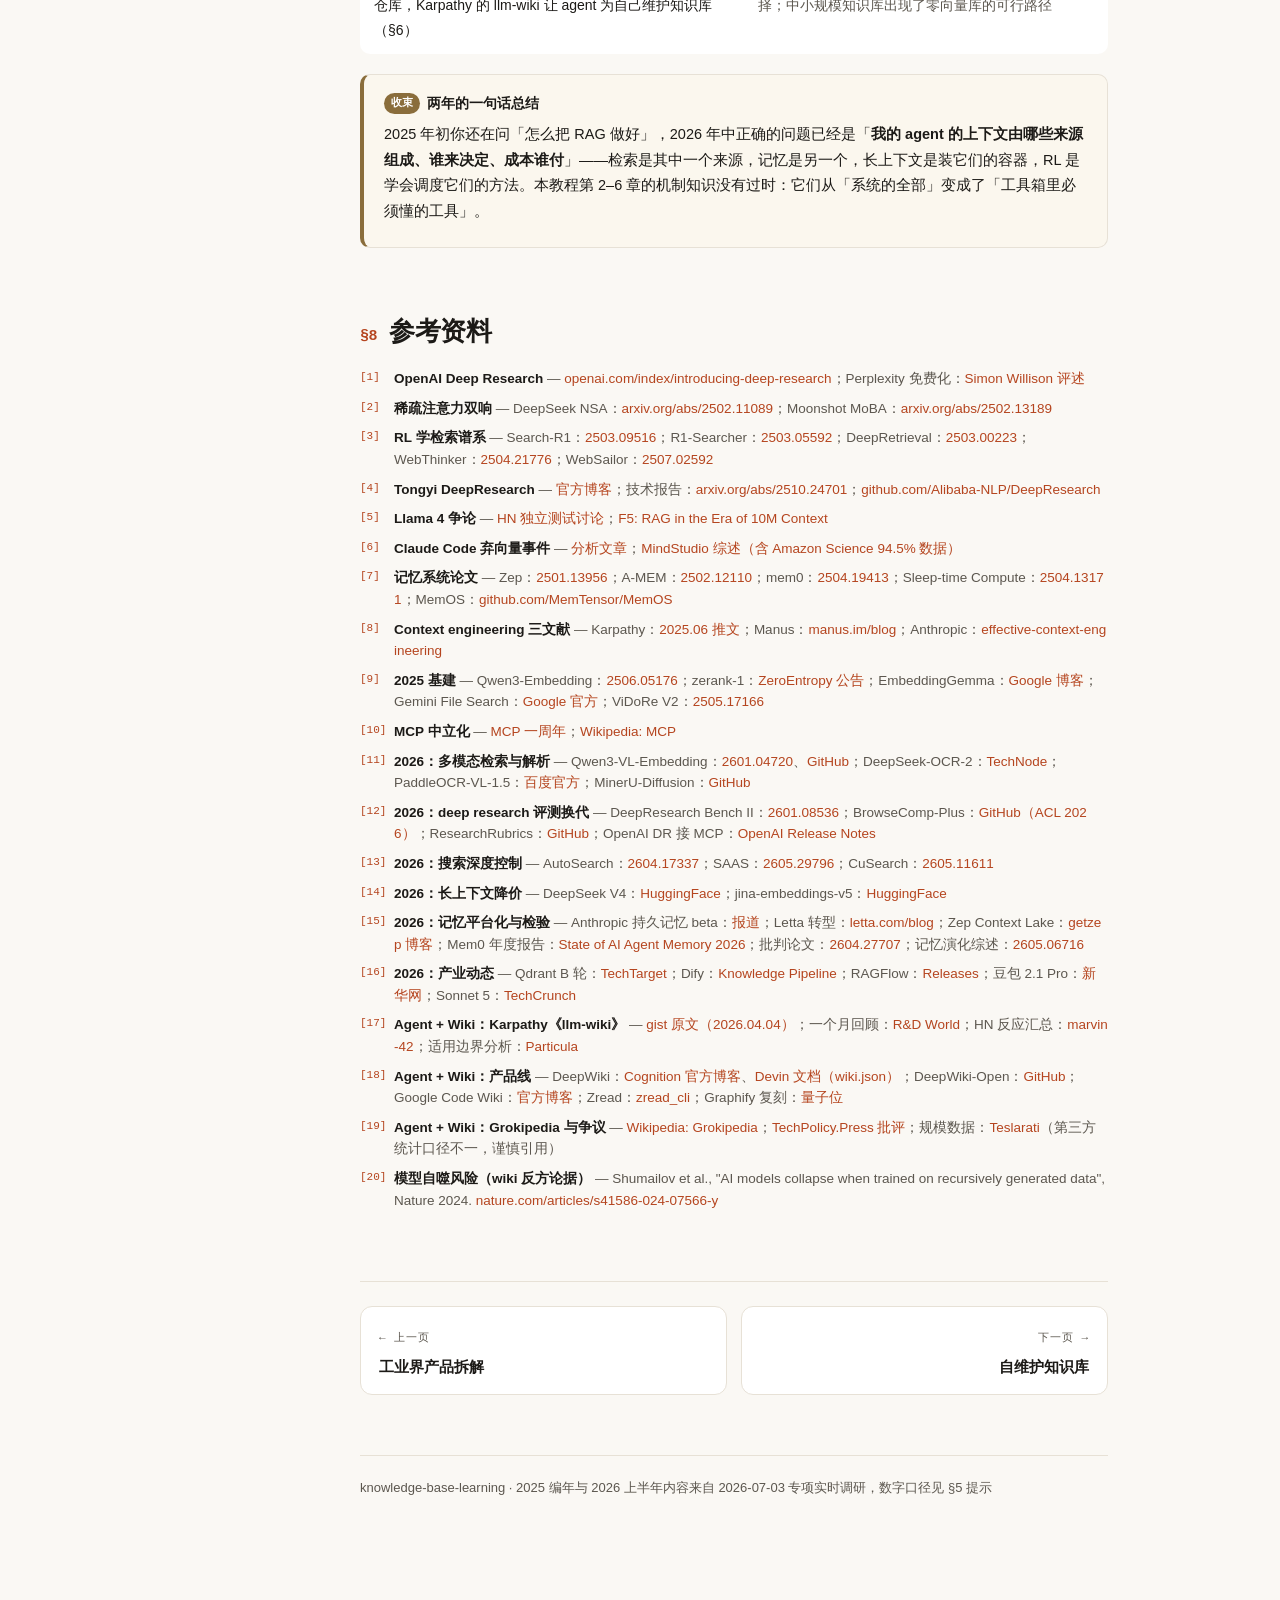
<file: 10-recent.html>
<!DOCTYPE html>
<html lang="zh-CN">
<head>
<meta charset="UTF-8" />
<meta name="viewport" content="width=device-width, initial-scale=1.0" />
<title>10 · 2025–2026 编年 —— RAG 被吸收的两年 · 知识库学习</title>
<link rel="stylesheet" href="assets/style.css" />
</head>
<body>
<div class="wrap">
<nav class="toc">
  <div class="brand"><a href="index.html">KB<b>·Learning</b></a></div>
  <div class="tag">RAG / 知识库系统学习</div>
  <div class="grp">本章</div>
  <ol>
    <li><a href="#lines">四条主线总览</a></li>
    <li><a href="#y2025">2025 编年</a></li>
    <li><a href="#rl">专题：RL 学检索谱系</a></li>
    <li><a href="#memory">专题：记忆系统两年演化</a></li>
    <li><a href="#y2026">2026 上半年编年</a></li>
    <li><a href="#wiki">专题：Agent + Wiki</a></li>
    <li><a href="#now">站在 2026.07 的判断</a></li>
    <li><a href="#refs">参考资料</a></li>
  </ol>
  <div class="grp">系列</div>
  <ol class="chapters">
    <li><a href="index.html">学习地图</a></li>
    <li><a href="01-history.html">RAG 演进史</a></li>
    <li><a href="02-pipeline.html">传统 RAG 全链路</a></li>
    <li><a href="03-parsing.html">文档解析与 OCR</a></li>
    <li><a href="04-graphrag.html">GraphRAG 精读</a></li>
    <li><a href="05-lightrag.html">LightRAG 精读</a></li>
    <li><a href="06-pageindex.html">PageIndex 精读</a></li>
    <li><a href="07-frontier.html">前沿方案</a></li>
    <li><a href="08-practice.html">本地实战与选型</a></li>
    <li><a href="09-industry.html">工业界产品拆解</a></li>
    <li><a href="10-recent.html" class="cur">2025–26 编年</a></li>
    <li><a href="11-background.html">自维护知识库</a></li>
    <li><a href="appendix-origins.html">附录 · 概念溯源</a></li>
  </ol>
</nav>
<main>
<header class="hero">
  <div class="kicker">Chapter 10 · Chronicle 2025–2026</div>
  <h1>2025–2026 编年：RAG 被吸收的两年</h1>
  <p class="lead">这两年发生的事比前五年加起来还多：deep research 一年走完「高端产品→免费→开源权重」，RL 教会模型自己检索，记忆系统从论文变成 API 一等公民，「context engineering」取代 RAG 成为学科名。本章按月份把这两年钉在时间线上——2026 上半年的内容来自专项实时调研。</p>
  <div class="pills">
    <span class="pill">算法 <b>Search-R1 → Tongyi DR</b></span>
    <span class="pill">叙事 <b>RAG → Context Engineering</b></span>
    <span class="pill">记忆 <b>Zep / mem0 / MemOS</b></span>
    <span class="pill">截至 <b>2026-07</b></span>
  </div>
</header>

<section id="lines">
  <h2><span class="n">§1</span>四条主线总览</h2>
  <p>两年几十个事件，先给骨架——四条相互独立又互相成就的主线：</p>
  <table>
    <tr><th>主线</th><th>路径</th><th>一句话结论</th></tr>
    <tr><td><b>产品线</b><br>deep research 普及</td><td>Google Gemini DR（2024.12）→ OpenAI DR（2025.02）→ Perplexity 免费（2025.02）→ Kimi-Researcher（2025.06）→ Tongyi DR 开源（2025.09）</td><td class="vs">一年走完「$200/月高端产品 → 免费功能 → Apache 2.0 开源权重」</td></tr>
    <tr><td><b>算法线</b><br>RL 学检索</td><td>Search-R1 / R1-Searcher（2025.03）→ WebThinker（04）→ WebDancer（05）→ Kimi-Researcher（06）→ WebSailor（07）→ Tongyi DR（09）→ 2026 转向搜索深度控制</td><td class="vs">检索策略从工程编排变成 RL 涌现行为（§3 专题）</td></tr>
    <tr><td><b>叙事线</b><br>RAG → Context Eng.</td><td>「RAG is dead」（2025.04 Llama 4）→「grep vs embeddings」（05 Claude Code）→ Karpathy 站队 context engineering（06）→ Manus 博客（07）→ Anthropic 官方指南（09）→ 2026 平台化（记忆/压缩成 API）</td><td class="vs">RAG 没死，被吸收进更大的学科；记忆系统是其长期形态（§4 专题）</td></tr>
    <tr><td><b>基建线</b><br>检索栈刷新</td><td>Qwen3-Embedding（2025.06）→ zerank-1（07）→ EmbeddingGemma 端侧（09）→ Gemini File Search 托管（11）→ jina-v5 蒸馏范式（2026.02）→ Qwen3-VL-Embedding 多模态（2026.01）</td><td class="vs">从端侧 200MB 到云托管 $0.15/M token，整条栈重铺了一遍</td></tr>
  </table>
</section>

<section id="y2025">
  <h2><span class="n">§2</span>2025 编年</h2>
  <div class="timeline">
    <div class="tl"><div class="yr">01</div><div class="pt"></div><div class="body"><b>Zep / Graphiti 论文</b><div class="d">双时间轴时序 KG 作 agent 记忆：DMR 94.8%、LongMemEval +18.5% 且延迟 −90%、检索 P95 约 300ms 不调 LLM——「时序图谱记忆」路线开山。<span class="anchor-note">arXiv:2501.13956</span></div></div></div>
    <div class="tl alt"><div class="yr">02</div><div class="pt"></div><div class="body"><b>全年最密集的一个月</b><div class="d">2.2 OpenAI Deep Research（o3 驱动，HLE 26.6%，约为 o1/R1 的 3 倍）；2.14 Perplexity 把 deep research 打到免费档；DeepSeek NSA + Moonshot MoBA 两篇可训练稀疏注意力同月发布（长上下文成本数量级下降的架构底座）；A-MEM 提出 Zettelkasten 式自组织记忆；HippoRAG 2「From RAG to Memory」（ICML 2025）。</div></div></div>
    <div class="tl"><div class="yr">03</div><div class="pt"></div><div class="body"><b>RL 学检索谱系起点</b><div class="d">Search-R1（检索 token masking，Qwen2.5-7B 相对 RAG 基线 +41%）、R1-Searcher、DeepRetrieval（GRPO 直接拿真实搜索引擎召回率当奖励）三篇齐发。同月 OpenAI 全面采纳 MCP——检索开始批量封装成 MCP 工具。<span class="anchor-note">arXiv:2503.09516 / 2503.05592 / 2503.00223</span></div></div></div>
    <div class="tl"><div class="yr">04</div><div class="pt"></div><div class="body"><b>「RAG is dead」顶点与记忆双响</b><div class="d">Llama 4 Scout 标称 10M 上下文引爆争论——但独立测试其 128K 文档理解仅 15.6%，8×H100 实际只能跑 ~1.4M token，以「长上下文≠有效上下文」收场。同月：mem0 论文（LOCOMO 相对 OpenAI 记忆 +26%、p95 延迟 −91%）、Letta Sleep-time Compute（睡眠期预思考省 5× 测试算力）、WebThinker 开源复刻 deep research。</div></div></div>
    <div class="tl alt"><div class="yr">05</div><div class="pt"></div><div class="body"><b>Claude Code 弃向量改 grep</b><div class="d">作者 Boris Cherny：agentic search「outperformed everything, by a lot」——代码日日变化导致索引长期过期、embedding 管道带来安全与运维负担。Cursor/Devin/Amp 跟进，掀起「grep vs embeddings」之争（后续 Amazon Science 在 AAAI 2026 测得 agentic 关键词搜索达 RAG faithfulness 的 94.5% 且零向量库）。同月：ViDoRe V2 重设多模态检索基准（V1 已被打饱和）、MemOS 提出「记忆操作系统」、阿里 WebDancer。</div></div></div>
    <div class="tl"><div class="yr">06</div><div class="pt"></div><div class="body"><b>基建刷新 + 术语出圈</b><div class="d">Qwen3-Embedding/Reranker 开源登顶 MTEB 多语言（70.58）；Kimi-Researcher 证明检索策略可纯靠 RL 涌现（HLE 8.6→26.9，第 9 章）；6.25 Karpathy 发推站队 context engineering——「LLM=CPU、上下文窗口=RAM」成为行业心智模型。</div></div></div>
    <div class="tl"><div class="yr">07</div><div class="pt"></div><div class="body"><b>Context engineering 奠基文本</b><div class="d">Manus 博客发布（KV-cache 六原则，第 9 章 §2）；WebSailor 用 DUPO RL 让 7B 超过 32B 前辈；ZeroEntropy zerank-1（zELO 方法，价格 Cohere 一半——即 gbrain 用的那家，第 8 章）。</div></div></div>
    <div class="tl"><div class="yr">09</div><div class="pt"></div><div class="body"><b>开源追平 + 官方定调</b><div class="d">Tongyi DeepResearch 开源（30.5B/激活 3.3B，HLE 32.9、BrowseComp 43.4，被称为「agent 界的 DeepSeek 时刻」）；Anthropic 发布《Effective context engineering for AI agents》——注意力预算、compaction、结构化笔记、just-in-time 检索，「RAG 是 context engineering 的子问题」成主流叙事；EmbeddingGemma（308M、量化后 &lt;200MB）让端侧 RAG 成为现实；腾讯 Youtu-GraphRAG 代表图 RAG 收敛方向：砍成本、schema 化、agent 化。</div></div></div>
    <div class="tl"><div class="yr">10</div><div class="pt"></div><div class="body"><b>DeepSeek-OCR 光学压缩</b><div class="d">长文本渲染成图像用视觉 token 压缩：&lt;10× 压缩精度 97%——为知识库压缩打开视觉模态方向（第 3 章 §3）。<span class="anchor-note">arXiv:2510.18234</span></div></div></div>
    <div class="tl"><div class="yr">11–12</div><div class="pt"></div><div class="body"><b>RAG 管道云 API 化 + MCP 中立化</b><div class="d">Gemini API File Search Tool：全托管 RAG（自动分块/embedding/引用，索引 $0.15/M token、查询免费），与 OpenAI file_search 形成托管双雄；MCP 一周年后捐给 Linux 基金会 Agentic AI Foundation（Anthropic/Block/OpenAI 共同发起，月 SDK 下载 9700 万+）。</div></div></div>
  </div>
</section>

<section id="rl">
  <h2><span class="n">§3</span>专题：RL 学检索谱系</h2>
  <p>这是 2025 年最重要的算法叙事：<b>检索行为（何时搜、搜什么、搜几轮）从人写的工作流变成 RL 训练出的模型能力</b>。谱系一年内完成从论文到可商用开源模型的闭环：</p>
  <table>
    <tr><th>时间</th><th>工作</th><th>关键机制</th><th>标志性数字</th></tr>
    <tr><td>2025.03</td><td><b>Search-R1</b></td><td>只用最终答案奖励 + 检索 token masking 稳定训练</td><td class="vs">Qwen2.5-7B 相对 RAG 基线 +41%</td></tr>
    <tr><td>2025.03</td><td><b>DeepRetrieval</b></td><td>GRPO，直接以真实搜索引擎召回率为奖励优化查询改写</td><td class="vs">查询改写不再靠 prompt 模板（对照第 2 章 §7）</td></tr>
    <tr><td>2025.04</td><td><b>WebThinker</b></td><td>推理模型在思考过程内自主搜索、起草报告</td><td class="vs">开源侧首个完整 deep research 复刻</td></tr>
    <tr><td>2025.06</td><td><b>Kimi-Researcher</b></td><td>端到端 REINFORCE + γ 衰减奖励 + 负例部分丢弃（第 9 章 §3）</td><td class="vs">HLE 8.6% → 26.9%</td></tr>
    <tr><td>2025.07</td><td><b>WebSailor</b></td><td>合成高不确定性任务 + DUPO（重复采样非零方差样本，rollout 效率 2–3×）</td><td class="vs">7B 在 BrowseComp-en 6.7% 超 32B 前辈的 2.5%</td></tr>
    <tr><td>2025.09</td><td><b>Tongyi DeepResearch</b></td><td>30.5B MoE（激活 3.3B），Apache 2.0 全开源</td><td class="good">HLE 32.9 / BrowseComp 43.4 / xbench 75.0——追平闭源</td></tr>
    <tr><td>2026 H1</td><td><b>方向转变：搜索深度控制</b></td><td>AutoSearch（自适应搜索深度）、SAAS（抑制过度搜索）、CuSearch（课程式 rollout）</td><td class="vs">问题从「学会搜」变成「别搜太多」——成本意识进入 RL 目标</td></tr>
  </table>
  <p class="sub">评测也随之换代：BrowseComp 头部模型 2026 年中已达 88–90%（第三方 BenchLM 数据，接近饱和）；新基准转向「报告质量」——DeepResearch Bench II（9430 条专家 rubric，最强 agent 通过率不足 50%）、BrowseComp-Plus（ACL 2026，隔离检索器与 agent 的可复现评测）、ResearchRubrics。</p>
</section>

<section id="memory">
  <h2><span class="n">§4</span>专题：记忆系统两年演化</h2>
  <p>第 7 章 §6 介绍了 mem0/Letta/Graphiti 的机制，这里补上时间维度——记忆系统这两年走了三步：</p>
  <div class="flow">
    <div class="step"><div class="dot">1</div><div class="body"><b>2025 上半年：论文密集期</b><div class="d">Zep 时序 KG（01）→ A-MEM 自组织笔记 + HippoRAG 2（02）→ mem0 生产级管道 + Letta sleep-time compute（04）→ MemOS「记忆操作系统」三类记忆统一调度（05）。核心共识形成：<b>记忆 ≠ 只读检索，需要写入、整合、失效、后台维护</b>。</div></div></div>
    <div class="step"><div class="dot">2</div><div class="body"><b>2025 下半年–2026 初：平台化</b><div class="d">Anthropic 把 memory tool / context editing / compaction 做成 API 一等公民（2026.04 Claude Managed Agents 持久记忆 public beta，记忆以文件形式可导出编辑）；腾讯 ima 把四类记忆模块（设定/画像/长期记忆/经验技能）落成 C 端产品功能。</div></div></div>
    <div class="step alt"><div class="dot">3</div><div class="body"><b>2026 上半年：升维与反思并存</b><div class="d">Letta 从记忆框架转型模型无关 agent harness（Letta Code）；Zep 定位升级「Context Lake」（Graphiti 2.7 万星、MCP Server 1.0）；mem0 新算法自报 LoCoMo 92.5；学术侧出现系统综述《From Storage to Experience》与批判论文《Contextual Agentic Memory is a Memo, Not True Memory》——检验期开始。Mem0 的《State of AI Agent Memory 2026》（2026.07.02）给出行业快照：情节/语义/程序三类记忆分型 + 六大未解难题（时间抽象、记忆陈旧性、隐私架构等）。</div></div></div>
  </div>
  <div class="box key">
    <div class="t"><span class="ic">判断</span>记忆公司集体「升维」说明了什么</div>
    <p>mem0、Letta、Zep 在 2026 年不约而同从「记忆库/SDK」转向「harness / Context Lake / 平台」——单独的记忆层不构成产品护城河，<b>记忆正在成为 agent 运行时的内置属性</b>，就像 RAG 之于 Gemini File Search：被吸收进平台。给自建者的推论：除非有特殊合规/私有化需求，记忆层优先用平台能力而不是自己搭。</p>
  </div>
</section>

<section id="y2026">
  <h2><span class="n">§5</span>2026 上半年编年（截至 07.03）</h2>
  <div class="timeline">
    <div class="tl"><div class="yr">01</div><div class="pt"></div><div class="body"><b>多模态检索实用期 + 解析持续内卷</b><div class="d">Qwen3-VL-Embedding/Reranker 成对发布（2B 开源版跨模态检索超闭源 API）——ColPali 路线首次有大厂级全套方案；DeepSeek-OCR-2（Causal Visual Flow 语义动态重排图像块，OmniDocBench 91.09）证明光学压缩是持续路线；PaddleOCR-VL-1.5（0.9B 达 94.5）。DeepResearch Bench II 发布：最强 deep research agent 在专家 rubric 下通过率不足 50%。</div></div></div>
    <div class="tl"><div class="yr">02</div><div class="pt"></div><div class="body"><b>私域检索合流 + 蒸馏范式</b><div class="d">OpenAI Deep Research 支持任意 MCP 连接器——deep research 从公网搜索走向「企业私域 + 公网」混合；Gemini 3.1 Pro（1M 上下文）；jina-embeddings-v5（677M 达 MTEB-En 71.7，由 Qwen3-Embedding-4B 蒸馏）——「大模型蒸馏小 embedding」成 2026 生产范式。</div></div></div>
    <div class="tl"><div class="yr">03</div><div class="pt"></div><div class="body"><b>资本与转型</b><div class="d">Qdrant $50M B 轮（上半年向量库赛道最大融资，无收购事件）；Dify $30M + Knowledge Pipeline（把 RAG 摄取管道做成可视化可分享的 DSL）；Letta 转型 agent harness；MinerU-Diffusion（扩散解码进入文档 OCR，ECCV 2026）。</div></div></div>
    <div class="tl"><div class="yr">04</div><div class="pt"></div><div class="body"><b>长上下文再降价 + 记忆平台化</b><div class="d">DeepSeek V4（1M 上下文，CSA/HCA 稀疏注意力使 1M 场景 FLOPs 仅为 V3.2 的 27%、KV cache 仅 10%）——开源阵营把「1M 上下文 + 低 KV 开销」打到白菜价，长文档 RAG 的检索粒度可以显著变粗；Anthropic Claude Managed Agents 持久记忆 public beta；ICLR 2026 集中亮相 GraphRAG-Bench、KV cache 压缩（ProtoKV/TurboQuant）等工作。</div></div></div>
    <div class="tl"><div class="yr">05</div><div class="pt"></div><div class="body"><b>开源引擎 agent 化 + 记忆检验期</b><div class="d">RAGFlow 加 Browser 组件（AI 自主浏览网页取数）、支持部署为 Discord/飞书机器人；agent memory 学术爆发（综述 + 批判论文并存）；Zep「Context Lake」。</div></div></div>
    <div class="tl alt"><div class="yr">06–07</div><div class="pt"></div><div class="body"><b>底座降价与基准饱和</b><div class="d">Claude Fable 5（06.09）与 Sonnet 5（06.30）让 agentic search 底座成本下探，BrowseComp 头部聚集 88–90% 接近饱和（第三方数据）；豆包 2.1 Pro（输入 6 元/M token）；MinerU 3.4 与 OmniDocBench v1.6 头部（自报 95.7–96.3）差距已小于工程适配差异；InfoKV 等 KV cache 压缩持续；7.2 Mem0 发布《State of AI Agent Memory 2026》行业报告。</div></div></div>
  </div>
  <div class="box warn">
    <div class="t"><span class="ic">口径</span>2026 数字的可信度分级</div>
    <p>本节多个数字是<b>厂商自报</b>（OmniDocBench 头部分数、Mem0 基准）或<b>第三方榜单</b>（BenchLM 的 BrowseComp 分数），调研中还剔除了大量冒充「2026 榜单」的 SEO 页面和无官方确认的传闻（如「Gemini 3.1 Ultra 2M」）。引用时注明出处性质。</p>
  </div>
</section>

<section id="wiki">
  <h2><span class="n">§6</span>专题：Agent + Wiki——知识从「检索对象」变成「编译产物」</h2>
  <p>2026 年 4 月起你大概率在时间线上刷到过「wiki」。这波热度是两层叠加：</p>

  <h3>第一层铺垫（2025）：万物 wiki 化的产品线</h3>
  <table>
    <tr><th>产品</th><th>时间</th><th>做什么</th><th>要点</th></tr>
    <tr><td><b>DeepWiki</b>（Cognition）</td><td>2025.04</td><td>URL 里 github.com 换成 deepwiki.com，即得仓库的 wiki 式文档 + 架构图 + 问答</td><td class="vs">Devin Wiki 的免费公开版，索引 5 万+ 仓库；可用 <code>.devin/wiki.json</code> 引导页面结构（≤30 页）；2025.05 推官方 MCP server 供其他 agent 调用。闭源；开源复刻 <b>DeepWiki-Open</b>（17k stars）流程可查：克隆 → 代码切块 embedding → LLM 先定页面结构再逐页生成 → mermaid 画图，问答走 RAG</td></tr>
    <tr><td><b>Zread.ai</b>（智谱）</td><td>2025.07</td><td>「国产 DeepWiki」，GLM 底座</td><td class="vs">中文语境优化，有 CLI 可本地生成</td></tr>
    <tr><td><b>Grokipedia</b>（xAI）</td><td>2025.10</td><td>AI 生成的百科：上线 88.5 万条目，2026.02 破 610 万（≈英文维基 79%）</td><td class="vs">争议最大：部分条目近乎逐字 fork Wikipedia、用户不能直接编辑只能提建议由 AI 审核、被多方指出偏向与事实错误——「AI 批量生成百科」可行性与可信度的对照试验</td></tr>
    <tr><td><b>Code Wiki</b>（Google）</td><td>2025.11</td><td>公开仓库的持续自动维护 wiki</td><td class="vs">主打与 DeepWiki 的差异点：<b>代码变更后文档自动重建</b>；Gemini 聊天以 wiki 为上下文答题</td></tr>
  </table>

  <h3>第二层导火索（2026.04）：Karpathy 的《llm-wiki》</h3>
  <p>2026 年 4 月 4 日 Karpathy 发布 gist《llm-wiki》，推文浏览量 1700 万+，gist 一周 5000+ stars、两上 HN 首页。他对 RAG 的批评一句话：<b>「没有积累」——每次查询都对原始 chunk 重新理解，昨天综合出的认识今天全部丢弃</b>。方案是让 agent 增量维护一个 Markdown wiki，把综合（synthesis）从查询时挪到写入时：</p>
  <div class="three">
    <div class="mini"><div class="h">三层结构</div><p><code>raw/</code> 不可变原始资料；<code>wiki/</code> LLM 全权维护的实体页/概念页/综述页，用 <code>[[双链]]</code> 互联，<code>index.md</code> 做全局目录；schema 文件（如 CLAUDE.md）定义命名规范与工作流。</p></div>
    <div class="mini"><div class="h">三个操作</div><p><b>ingest</b>：消化新资料，一次更新 10–15 个相关页面；<b>query</b>：从 index.md 导航展开作答，好答案回填为新页面；<b>lint</b>：周期体检——矛盾、过期论断、孤儿页、缺失交叉引用。</p></div>
    <div class="mini"><div class="h">关键判断</div><p>约百篇来源的中等规模<b>不需要任何 embedding 基础设施</b>；wiki 之所以维护得下去，是因为 LLM 让维护成本趋近于零。「Obsidian 是 IDE，LLM 是程序员，wiki 是代码库。」</p></div>
  </div>
  <p>社区 48 小时内跟进：Graphify（AST 本地解析 + SHA256 缓存 + git hook 自动更新，宣称单查询 token 降 71.5 倍——厂商自报）、Hermes Agent 内置 wiki Skill、OpenClaw memory-wiki、跨 CLI 的 llm-wiki-agent。</p>

  <h3>放进本教程的坐标系里看</h3>
  <ul>
    <li><b>思想不新，形态新</b>：「预生成结构化中间表示、拿索引期算力换查询期质量」正是 GraphRAG 社区报告（<a href="04-graphrag.html">第 4 章</a>）和 RAPTOR 摘要树（<a href="06-pageindex.html">第 6 章</a>）的思想——wiki 是它的<b>人类可读、agent 可编辑、git 可版本化</b>版本。</li>
    <li><b>检索方式是导航不是相似度</b>：index.md 是入口、双链是图的边，agent 像人读维基一样逐跳展开——天然多跳，且全程可 grep、可 git diff、可人工审查。这与 PageIndex 树上推理、Claude Code grep 检索同属「结构 + 推理」一族。</li>
    <li><b>与记忆系统合流</b>：A-MEM（2025.02）早已提出 Zettelkasten 式互联笔记做 agent 记忆；Karpathy 版把它平民化成「一个文件夹 + 三个 prompt」。Wiki 从给人看的文档，变成 <b>agent 的可读写长期记忆格式</b>——这是「wiki 复兴」的真正内核——它与做梦/睡眠计算如何合流成「后台认知层」，见<a href="11-background.html">第 11 章</a>。</li>
    <li><b>适用边界（社区共识）</b>：个人/小团队、10 万 token 级语料优于 RAG；大规模、高频变更、多用户并发语料仍属 RAG 与托管检索。反方论点也值得记录：HN 有人称其为「多几步的 RAG」，并援引模型自噬研究（Shumailov et al., Nature 2024）质疑 LLM 反复改写自产内容的漂移风险——lint 操作正是对这个风险的工程回应。</li>
  </ul>
  <div class="box tip">
    <div class="t"><span class="ic">动手</span>低成本试法</div>
    <p>这套模式不需要任何新工具：在本 workspace 建一个 <code>wiki/</code> 目录，让 Claude Code 读完一个仓库后按「实体页 + index.md + 双链」写笔记，下次提问先让它查自己的 wiki——你会直观感受到「编译过的知识」和「现场检索原文」的差别。事实上你正在读的这套教程，本身就是一次 ingest + 综合的产物。</p>
  </div>
</section>

<section id="now">
  <h2><span class="n">§7</span>站在 2026.07 的判断</h2>
  <table>
    <tr><th>观察</th><th>对从业者的含义</th></tr>
    <tr><td><b>托管化不可逆</b>：Gemini File Search / OpenAI file_search 把「分块-嵌入-检索-引用」整条管道做成了 API</td><td class="vs">通用场景自建管道的理由只剩：私有化合规、特殊语料（第 2 章的手艺仍是调优和评估这些托管服务的基础）</td></tr>
    <tr><td><b>检索粒度变粗</b>：1M 上下文 + KV cache 降到 10%，「检索整章/整文档再精读」取代「检索 512 token 块」</td><td class="vs">chunking 的重要性相对下降，文档级组织（树、目录、摘要）的重要性上升——第 6 章 PageIndex 思想的顺风</td></tr>
    <tr><td><b>评测 rubric 化</b>：BrowseComp 饱和，新基准考「整篇报告质量」且最强 agent 通过率 &lt;50%</td><td class="vs">deep research 远未做完；「检索得到」已解决，「综合得好」是下一战场</td></tr>
    <tr><td><b>记忆进入检验期</b>：产品升维平台，学术出现批判声音</td><td class="vs">对记忆系统的宣称保持第 5 章式的怀疑：看独立基准，不看厂商自报</td></tr>
    <tr><td><b>多模态检索成熟</b>：embedding + reranker 成对的多模态方案 + 光学压缩持续迭代</td><td class="vs">视觉密集语料（第 3 章 §8 的 ColPali 路线）从「前沿实验」变成「可选默认」</td></tr>
    <tr><td><b>知识开始被「编译」</b>：DeepWiki/Code Wiki 批量 wiki 化仓库，Karpathy 的 llm-wiki 让 agent 为自己维护知识库（§6）</td><td class="vs">「写入时综合」与「查询时组装」成为一对新的架构选择；中小规模知识库出现了零向量库的可行路径</td></tr>
  </table>
  <div class="box key">
    <div class="t"><span class="ic">收束</span>两年的一句话总结</div>
    <p>2025 年初你还在问「怎么把 RAG 做好」，2026 年中正确的问题已经是「<b>我的 agent 的上下文由哪些来源组成、谁来决定、成本谁付</b>」——检索是其中一个来源，记忆是另一个，长上下文是装它们的容器，RL 是学会调度它们的方法。本教程第 2–6 章的机制知识没有过时：它们从「系统的全部」变成了「工具箱里必须懂的工具」。</p>
  </div>
</section>

<section id="refs" class="refs">
  <h2><span class="n">§8</span>参考资料</h2>
  <ul>
    <li><span class="rt">OpenAI Deep Research</span> — <a href="https://openai.com/index/introducing-deep-research/">openai.com/index/introducing-deep-research</a>；Perplexity 免费化：<a href="https://simonwillison.net/2025/Feb/16/introducing-perplexity-deep-research/">Simon Willison 评述</a></li>
    <li><span class="rt">稀疏注意力双响</span> — DeepSeek NSA：<a href="https://arxiv.org/abs/2502.11089">arxiv.org/abs/2502.11089</a>；Moonshot MoBA：<a href="https://arxiv.org/abs/2502.13189">arxiv.org/abs/2502.13189</a></li>
    <li><span class="rt">RL 学检索谱系</span> — Search-R1：<a href="https://arxiv.org/abs/2503.09516">2503.09516</a>；R1-Searcher：<a href="https://arxiv.org/abs/2503.05592">2503.05592</a>；DeepRetrieval：<a href="https://arxiv.org/abs/2503.00223">2503.00223</a>；WebThinker：<a href="https://arxiv.org/abs/2504.21776">2504.21776</a>；WebSailor：<a href="https://arxiv.org/abs/2507.02592">2507.02592</a></li>
    <li><span class="rt">Tongyi DeepResearch</span> — <a href="https://tongyi-agent.github.io/blog/introducing-tongyi-deep-research/">官方博客</a>；技术报告：<a href="https://arxiv.org/abs/2510.24701">arxiv.org/abs/2510.24701</a>；<a href="https://github.com/Alibaba-NLP/DeepResearch">github.com/Alibaba-NLP/DeepResearch</a></li>
    <li><span class="rt">Llama 4 争论</span> — <a href="https://news.ycombinator.com/item?id=43595892">HN 独立测试讨论</a>；<a href="https://www.f5.com/company/blog/rag-in-the-era-of-llms-with-10-million-token-context-windows">F5: RAG in the Era of 10M Context</a></li>
    <li><span class="rt">Claude Code 弃向量事件</span> — <a href="https://zerofilter.medium.com/why-claude-code-is-special-for-not-doing-rag-vector-search-agent-search-tool-calling-versus-41b9a6c0f4d9">分析文章</a>；<a href="https://www.mindstudio.ai/blog/is-rag-dead-what-ai-agents-use-instead">MindStudio 综述（含 Amazon Science 94.5% 数据）</a></li>
    <li><span class="rt">记忆系统论文</span> — Zep：<a href="https://arxiv.org/abs/2501.13956">2501.13956</a>；A-MEM：<a href="https://arxiv.org/abs/2502.12110">2502.12110</a>；mem0：<a href="https://arxiv.org/abs/2504.19413">2504.19413</a>；Sleep-time Compute：<a href="https://arxiv.org/abs/2504.13171">2504.13171</a>；MemOS：<a href="https://github.com/MemTensor/MemOS">github.com/MemTensor/MemOS</a></li>
    <li><span class="rt">Context engineering 三文献</span> — Karpathy：<a href="https://x.com/karpathy/status/1937902205765607626">2025.06 推文</a>；Manus：<a href="https://manus.im/blog/Context-Engineering-for-AI-Agents-Lessons-from-Building-Manus">manus.im/blog</a>；Anthropic：<a href="https://www.anthropic.com/engineering/effective-context-engineering-for-ai-agents">effective-context-engineering</a></li>
    <li><span class="rt">2025 基建</span> — Qwen3-Embedding：<a href="https://arxiv.org/abs/2506.05176">2506.05176</a>；zerank-1：<a href="https://zeroentropy.dev/articles/announcing-zeroentropy-s-first-rerankers-zerank-1-and-zerank-1-small/">ZeroEntropy 公告</a>；EmbeddingGemma：<a href="https://developers.googleblog.com/en/introducing-embeddinggemma/">Google 博客</a>；Gemini File Search：<a href="https://blog.google/innovation-and-ai/technology/developers-tools/file-search-gemini-api/">Google 官方</a>；ViDoRe V2：<a href="https://arxiv.org/abs/2505.17166">2505.17166</a></li>
    <li><span class="rt">MCP 中立化</span> — <a href="https://blog.modelcontextprotocol.io/posts/2025-11-25-first-mcp-anniversary/">MCP 一周年</a>；<a href="https://en.wikipedia.org/wiki/Model_Context_Protocol">Wikipedia: MCP</a></li>
    <li><span class="rt">2026：多模态检索与解析</span> — Qwen3-VL-Embedding：<a href="https://arxiv.org/abs/2601.04720">2601.04720</a>、<a href="https://github.com/QwenLM/Qwen3-VL-Embedding">GitHub</a>；DeepSeek-OCR-2：<a href="https://technode.com/2026/01/28/deepseek-releases-ocr-2-with-new-visual-encoding-architecture-targeting-more-human-like-machine-vision/">TechNode</a>；PaddleOCR-VL-1.5：<a href="https://ernie.baidu.com/blog/posts/paddleocr-vl-1.5/">百度官方</a>；MinerU-Diffusion：<a href="https://github.com/opendatalab/MinerU-Diffusion">GitHub</a></li>
    <li><span class="rt">2026：deep research 评测换代</span> — DeepResearch Bench II：<a href="https://arxiv.org/pdf/2601.08536">2601.08536</a>；BrowseComp-Plus：<a href="https://github.com/texttron/BrowseComp-Plus">GitHub（ACL 2026）</a>；ResearchRubrics：<a href="https://github.com/scaleapi/researchrubrics">GitHub</a>；OpenAI DR 接 MCP：<a href="https://help.openai.com/en/articles/10128477-chatgpt-enterprise-edu-release-notes">OpenAI Release Notes</a></li>
    <li><span class="rt">2026：搜索深度控制</span> — AutoSearch：<a href="https://arxiv.org/abs/2604.17337">2604.17337</a>；SAAS：<a href="https://arxiv.org/abs/2605.29796">2605.29796</a>；CuSearch：<a href="https://arxiv.org/abs/2605.11611">2605.11611</a></li>
    <li><span class="rt">2026：长上下文降价</span> — DeepSeek V4：<a href="https://huggingface.co/deepseek-ai/DeepSeek-V4-Pro">HuggingFace</a>；jina-embeddings-v5：<a href="https://huggingface.co/jinaai/jina-embeddings-v5-text-small">HuggingFace</a></li>
    <li><span class="rt">2026：记忆平台化与检验</span> — Anthropic 持久记忆 beta：<a href="https://www.edtechinnovationhub.com/news/anthropic-brings-persistent-memory-to-claude-managed-agents-in-public-beta">报道</a>；Letta 转型：<a href="https://www.letta.com/blog/our-next-phase/">letta.com/blog</a>；Zep Context Lake：<a href="https://blog.getzep.com/graphiti-hits-20k-stars-mcp-server-1-0/">getzep 博客</a>；Mem0 年度报告：<a href="https://mem0.ai/blog/state-of-ai-agent-memory-2026">State of AI Agent Memory 2026</a>；批判论文：<a href="https://arxiv.org/abs/2604.27707">2604.27707</a>；记忆演化综述：<a href="https://arxiv.org/abs/2605.06716">2605.06716</a></li>
    <li><span class="rt">2026：产业动态</span> — Qdrant B 轮：<a href="https://www.techtarget.com/searchdatamanagement/news/366640132/Qdrant-raises-50M-in-funding-to-fuel-vector-database-growth">TechTarget</a>；Dify：<a href="https://dify.ai/blog/introducing-knowledge-pipeline">Knowledge Pipeline</a>；RAGFlow：<a href="https://github.com/infiniflow/ragflow/releases">Releases</a>；豆包 2.1 Pro：<a href="https://www.news.cn/tech/20260623/acd6f2f27fc34459a7d1684c03278431/c.html">新华网</a>；Sonnet 5：<a href="https://techcrunch.com/2026/06/30/anthropic-launches-claude-sonnet-5-as-a-cheaper-way-to-run-agents/">TechCrunch</a></li>
    <li><span class="rt">Agent + Wiki：Karpathy《llm-wiki》</span> — <a href="https://gist.github.com/karpathy/442a6bf555914893e9891c11519de94f">gist 原文（2026.04.04）</a>；一个月回顾：<a href="https://www.rdworldonline.com/is-karpathys-viral-llm-wiki-helpful-mostly-yes-one-month-in/">R&amp;D World</a>；HN 反应汇总：<a href="https://insights.marvin-42.com/articles/hacker-news-picks-up-karpathys-llm-wiki-pattern-for-persistent-knowledge-bases">marvin-42</a>；适用边界分析：<a href="https://particula.tech/blog/karpathy-llm-wiki-compiled-knowledge-vs-raq">Particula</a></li>
    <li><span class="rt">Agent + Wiki：产品线</span> — DeepWiki：<a href="https://cognition.com/blog/deepwiki">Cognition 官方博客</a>、<a href="https://docs.devin.ai/work-with-devin/deepwiki">Devin 文档（wiki.json）</a>；DeepWiki-Open：<a href="https://github.com/asyncfuncai/deepwiki-open">GitHub</a>；Google Code Wiki：<a href="https://developers.googleblog.com/en/introducing-code-wiki-accelerating-your-code-understanding/">官方博客</a>；Zread：<a href="https://github.com/ZreadAI/zread_cli">zread_cli</a>；Graphify 复刻：<a href="https://www.qbitai.com/2026/04/396983.html">量子位</a></li>
    <li><span class="rt">Agent + Wiki：Grokipedia 与争议</span> — <a href="https://en.wikipedia.org/wiki/Grokipedia">Wikipedia: Grokipedia</a>；<a href="https://www.techpolicy.press/with-grokipedia-topdown-control-of-knowledge-is-new-again/">TechPolicy.Press 批评</a>；规模数据：<a href="https://www.teslarati.com/elon-musk-grokipedia-surges-to-5-6m-articles-almost-79-percent-english-wikipedia/">Teslarati</a>（第三方统计口径不一，谨慎引用）</li>
    <li><span class="rt">模型自噬风险（wiki 反方论据）</span> — Shumailov et al., "AI models collapse when trained on recursively generated data", Nature 2024. <a href="https://www.nature.com/articles/s41586-024-07566-y">nature.com/articles/s41586-024-07566-y</a></li>
  </ul>
</section>

<div class="pagenav">
  <a href="09-industry.html"><span class="lbl">← 上一页</span><div class="ti">工业界产品拆解</div></a>
  <a href="11-background.html" class="next"><span class="lbl">下一页 →</span><div class="ti">自维护知识库</div></a>
</div>
<footer>knowledge-base-learning · 2025 编年与 2026 上半年内容来自 2026-07-03 专项实时调研，数字口径见 §5 提示</footer>
</main>
</div>
</body>
</html>
</file>
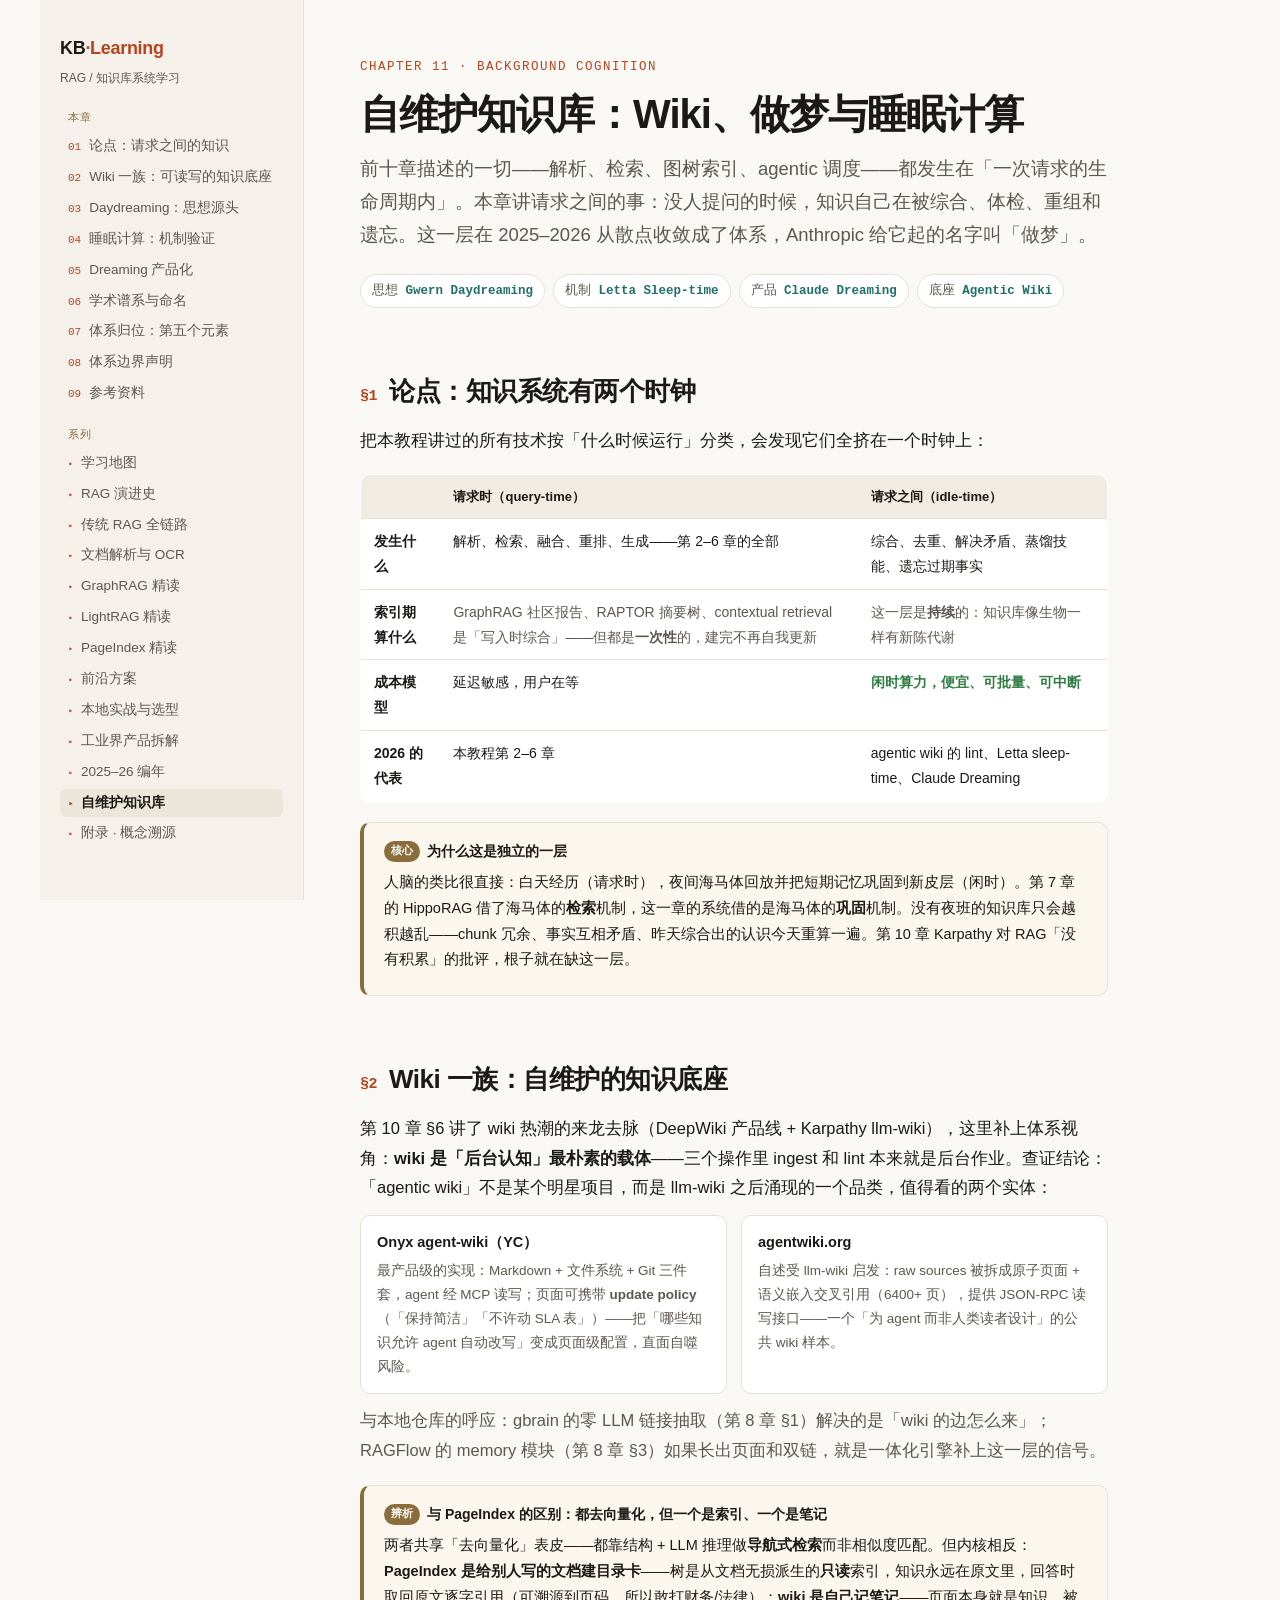
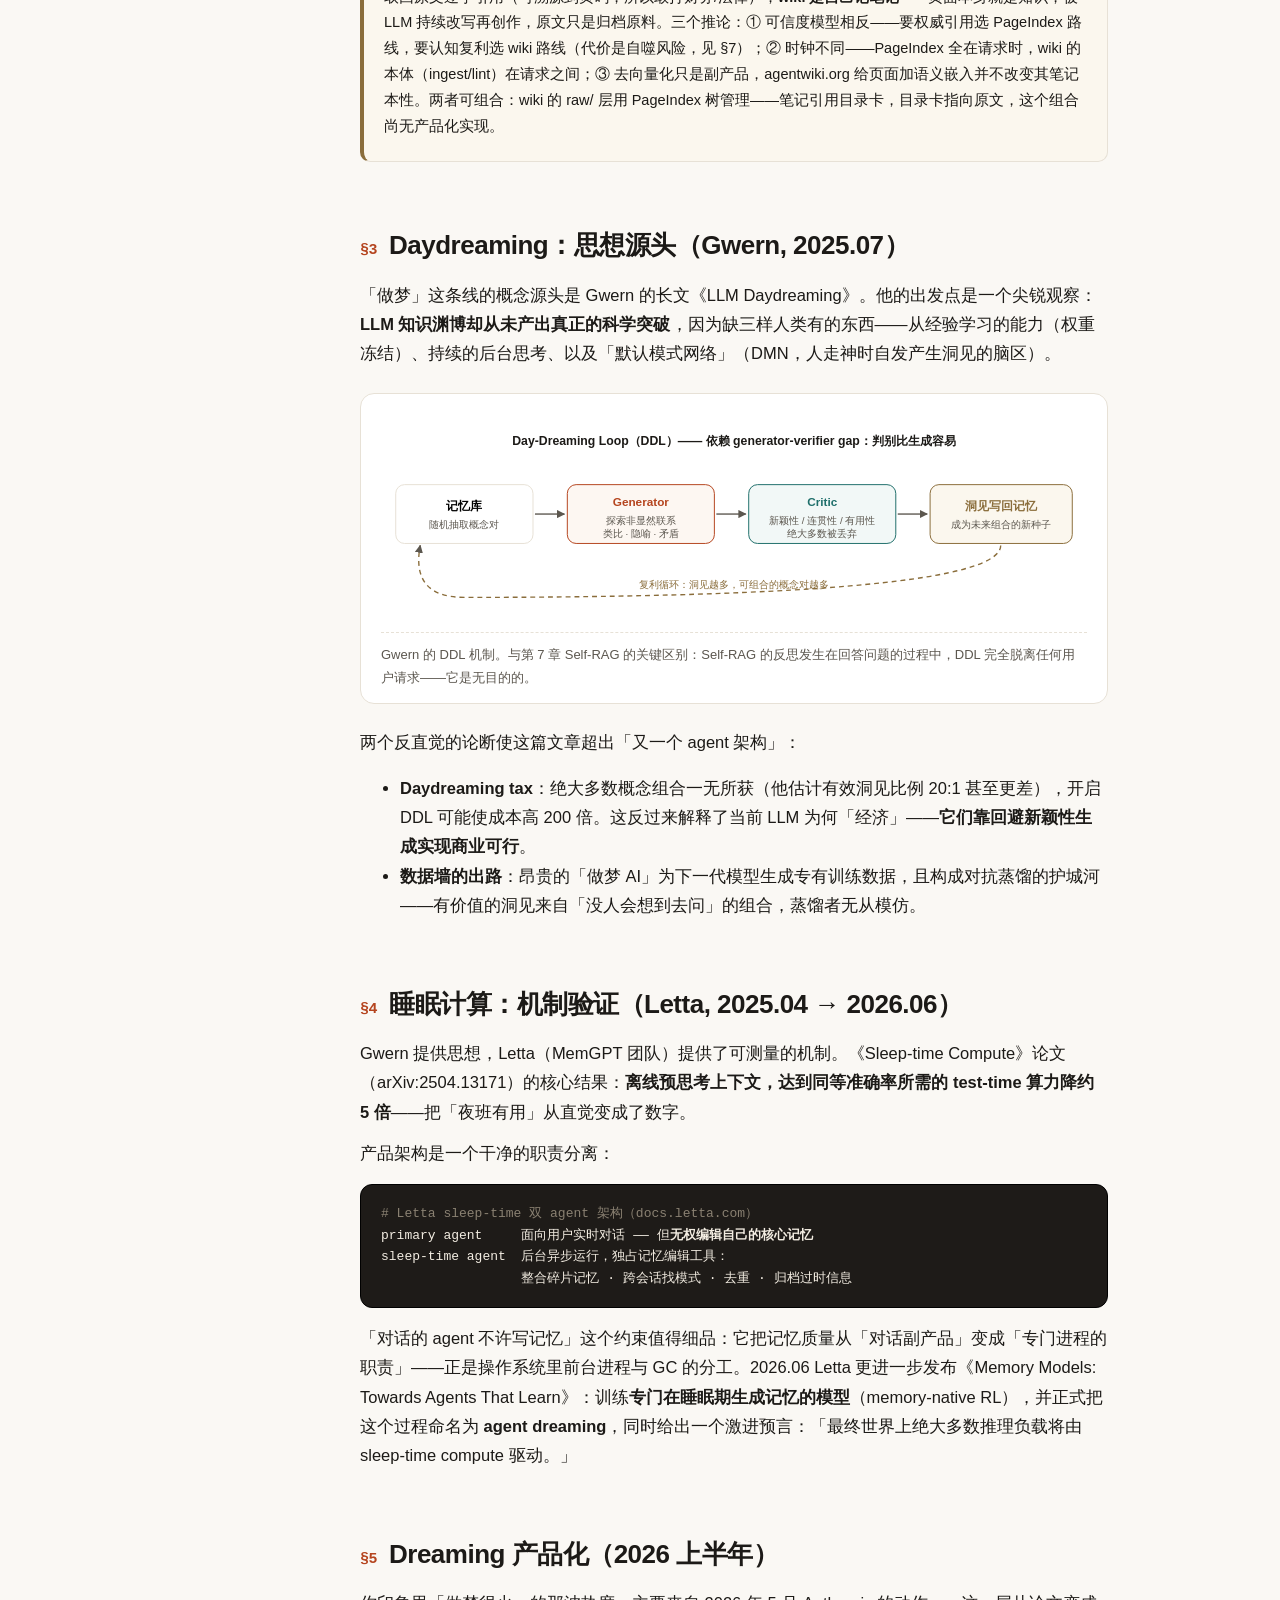
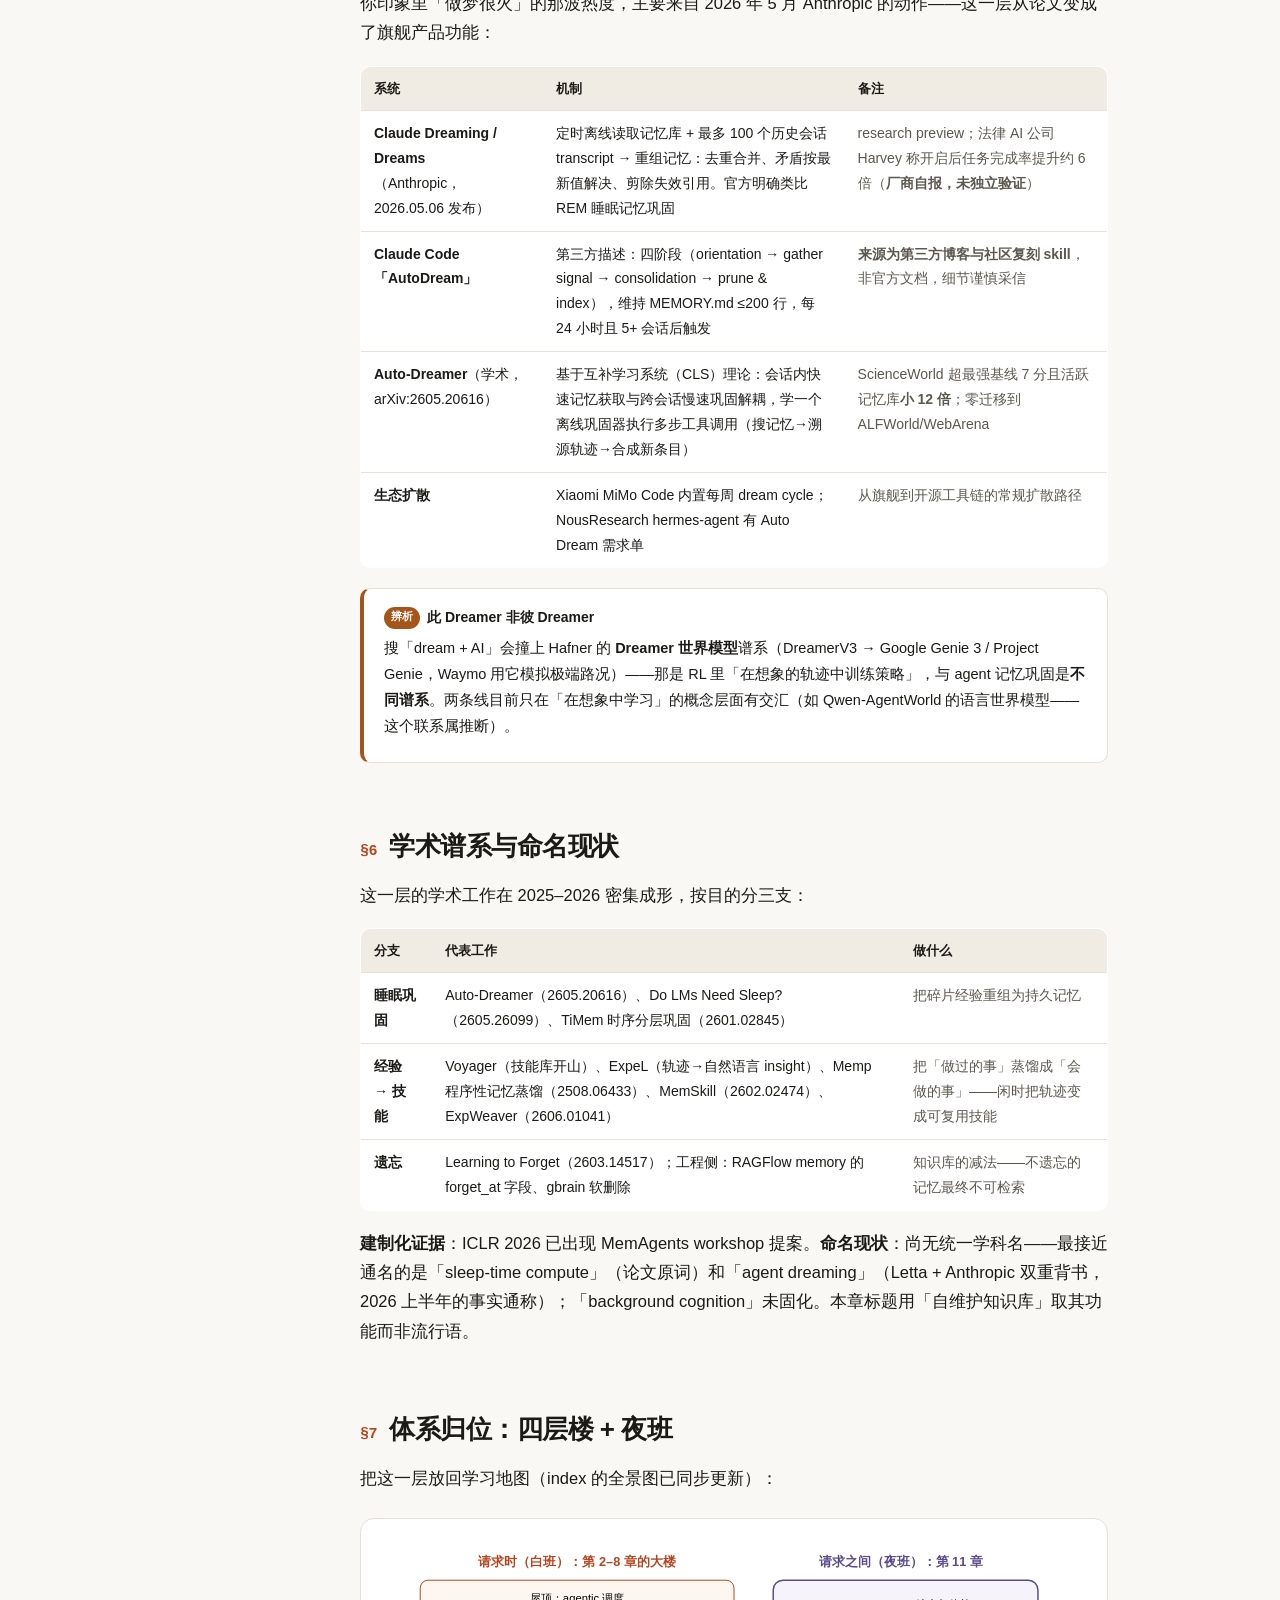
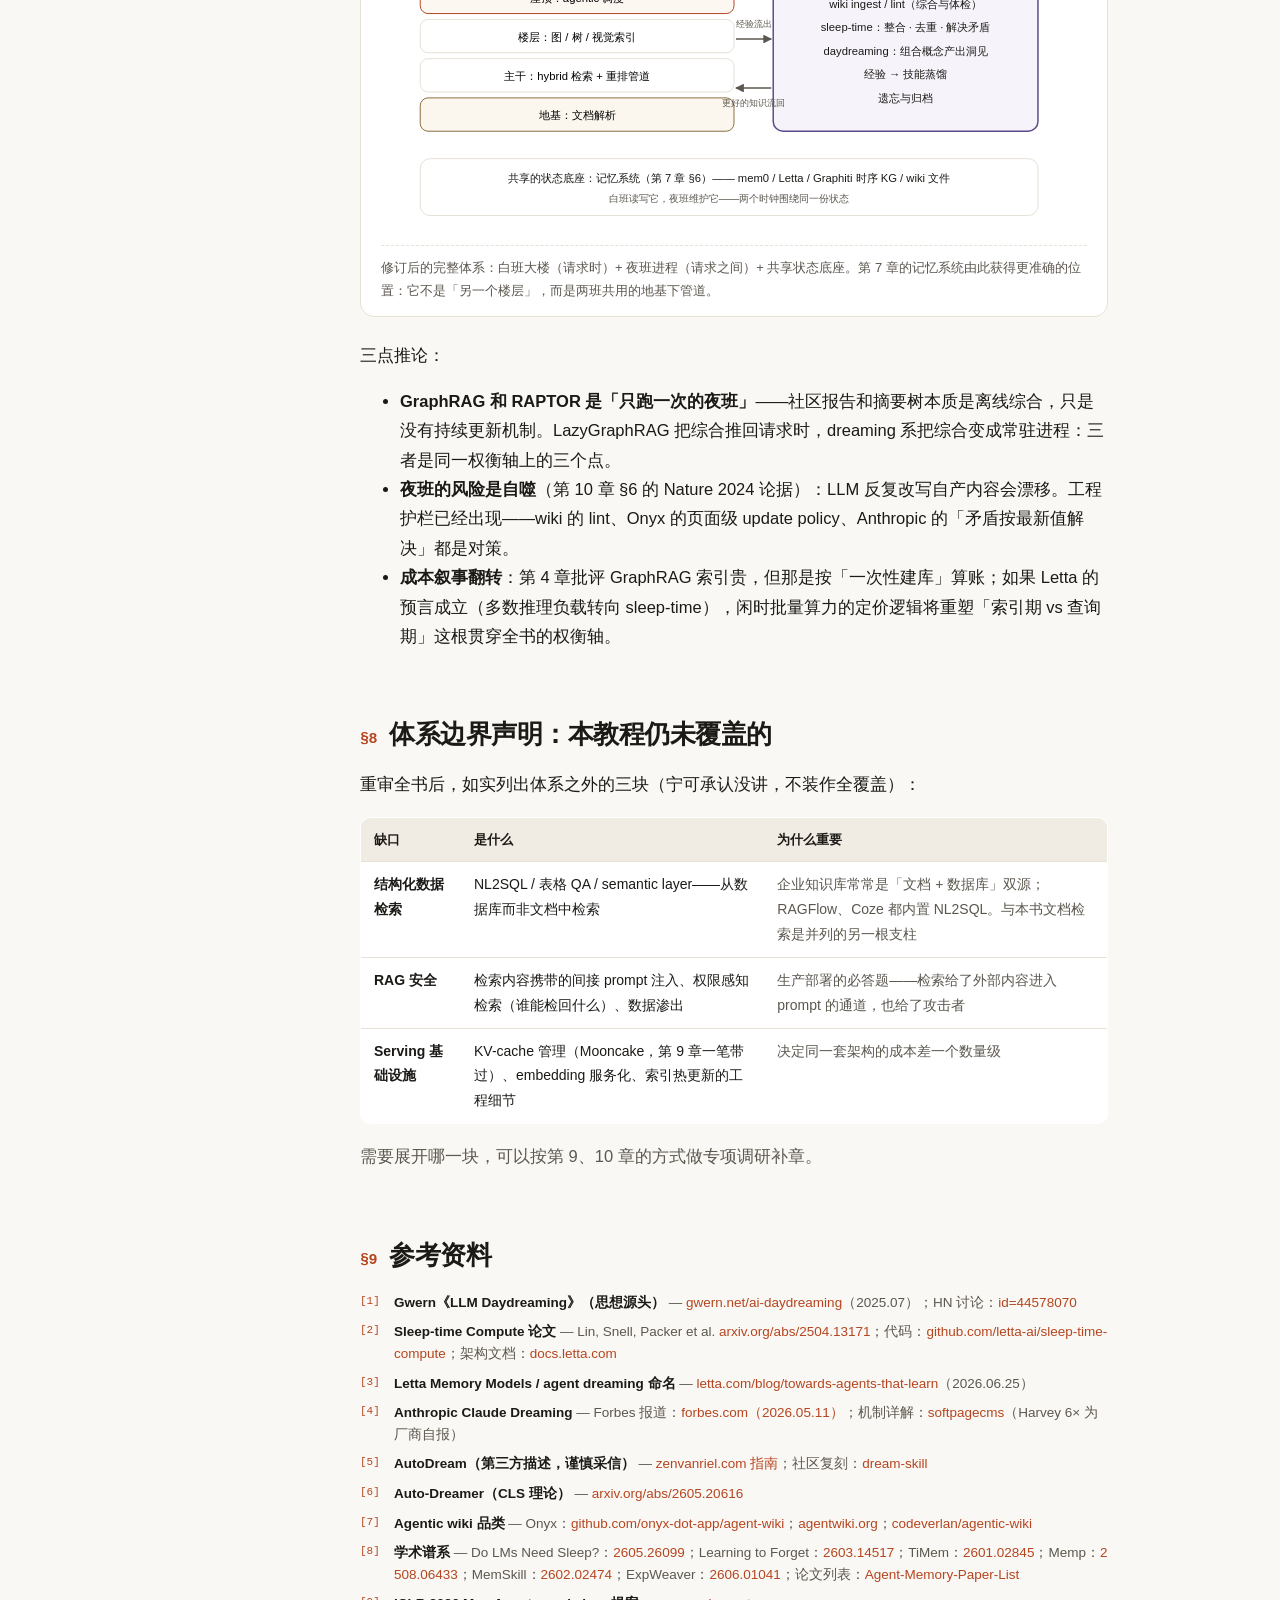
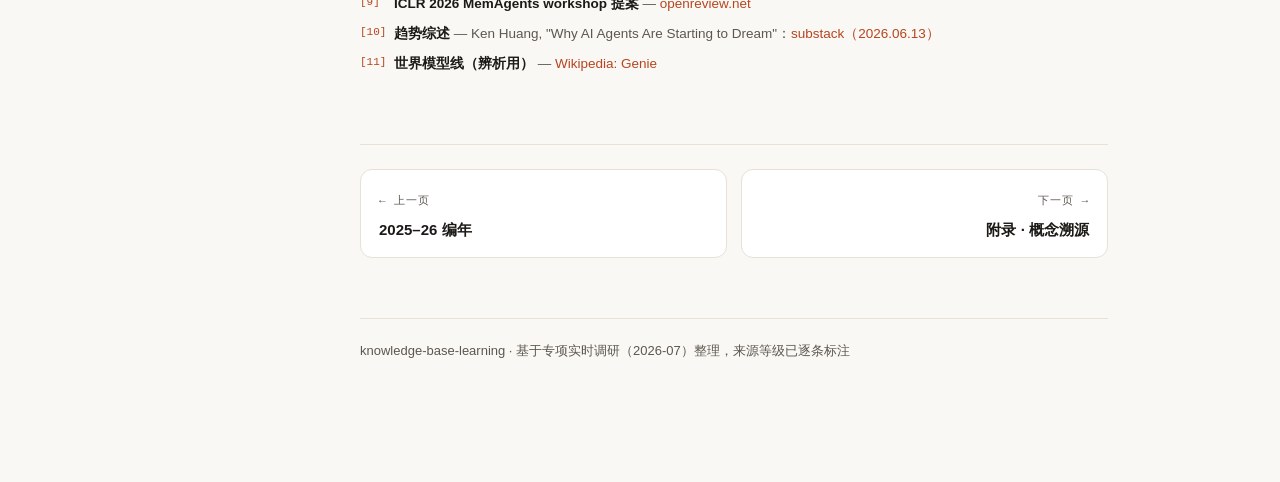
<file: 11-background.html>
<!DOCTYPE html>
<html lang="zh-CN">
<head>
<meta charset="UTF-8" />
<meta name="viewport" content="width=device-width, initial-scale=1.0" />
<title>11 · 自维护知识库 —— Wiki、做梦与睡眠计算 · 知识库学习</title>
<link rel="stylesheet" href="assets/style.css" />
</head>
<body>
<div class="wrap">
<nav class="toc">
  <div class="brand"><a href="index.html">KB<b>·Learning</b></a></div>
  <div class="tag">RAG / 知识库系统学习</div>
  <div class="grp">本章</div>
  <ol>
    <li><a href="#thesis">论点：请求之间的知识</a></li>
    <li><a href="#wiki">Wiki 一族：可读写的知识底座</a></li>
    <li><a href="#daydream">Daydreaming：思想源头</a></li>
    <li><a href="#sleep">睡眠计算：机制验证</a></li>
    <li><a href="#product">Dreaming 产品化</a></li>
    <li><a href="#academic">学术谱系与命名</a></li>
    <li><a href="#position">体系归位：第五个元素</a></li>
    <li><a href="#boundary">体系边界声明</a></li>
    <li><a href="#refs">参考资料</a></li>
  </ol>
  <div class="grp">系列</div>
  <ol class="chapters">
    <li><a href="index.html">学习地图</a></li>
    <li><a href="01-history.html">RAG 演进史</a></li>
    <li><a href="02-pipeline.html">传统 RAG 全链路</a></li>
    <li><a href="03-parsing.html">文档解析与 OCR</a></li>
    <li><a href="04-graphrag.html">GraphRAG 精读</a></li>
    <li><a href="05-lightrag.html">LightRAG 精读</a></li>
    <li><a href="06-pageindex.html">PageIndex 精读</a></li>
    <li><a href="07-frontier.html">前沿方案</a></li>
    <li><a href="08-practice.html">本地实战与选型</a></li>
    <li><a href="09-industry.html">工业界产品拆解</a></li>
    <li><a href="10-recent.html">2025–26 编年</a></li>
    <li><a href="11-background.html" class="cur">自维护知识库</a></li>
    <li><a href="appendix-origins.html">附录 · 概念溯源</a></li>
  </ol>
</nav>
<main>
<header class="hero">
  <div class="kicker">Chapter 11 · Background Cognition</div>
  <h1>自维护知识库：Wiki、做梦与睡眠计算</h1>
  <p class="lead">前十章描述的一切——解析、检索、图树索引、agentic 调度——都发生在「一次请求的生命周期内」。本章讲请求之间的事：没人提问的时候，知识自己在被综合、体检、重组和遗忘。这一层在 2025–2026 从散点收敛成了体系，Anthropic 给它起的名字叫「做梦」。</p>
  <div class="pills">
    <span class="pill">思想 <b>Gwern Daydreaming</b></span>
    <span class="pill">机制 <b>Letta Sleep-time</b></span>
    <span class="pill">产品 <b>Claude Dreaming</b></span>
    <span class="pill">底座 <b>Agentic Wiki</b></span>
  </div>
</header>

<section id="thesis">
  <h2><span class="n">§1</span>论点：知识系统有两个时钟</h2>
  <p>把本教程讲过的所有技术按「什么时候运行」分类，会发现它们全挤在一个时钟上：</p>
  <table>
    <tr><th></th><th>请求时（query-time）</th><th>请求之间（idle-time）</th></tr>
    <tr><td><b>发生什么</b></td><td>解析、检索、融合、重排、生成——第 2–6 章的全部</td><td>综合、去重、解决矛盾、蒸馏技能、遗忘过期事实</td></tr>
    <tr><td><b>索引期算什么</b></td><td class="vs">GraphRAG 社区报告、RAPTOR 摘要树、contextual retrieval 是「写入时综合」——但都是<b>一次性</b>的，建完不再自我更新</td><td class="vs">这一层是<b>持续</b>的：知识库像生物一样有新陈代谢</td></tr>
    <tr><td><b>成本模型</b></td><td>延迟敏感，用户在等</td><td class="good">闲时算力，便宜、可批量、可中断</td></tr>
    <tr><td><b>2026 的代表</b></td><td>本教程第 2–6 章</td><td>agentic wiki 的 lint、Letta sleep-time、Claude Dreaming</td></tr>
  </table>
  <div class="box key">
    <div class="t"><span class="ic">核心</span>为什么这是独立的一层</div>
    <p>人脑的类比很直接：白天经历（请求时），夜间海马体回放并把短期记忆巩固到新皮层（闲时）。第 7 章的 HippoRAG 借了海马体的<b>检索</b>机制，这一章的系统借的是海马体的<b>巩固</b>机制。没有夜班的知识库只会越积越乱——chunk 冗余、事实互相矛盾、昨天综合出的认识今天重算一遍。第 10 章 Karpathy 对 RAG「没有积累」的批评，根子就在缺这一层。</p>
  </div>
</section>

<section id="wiki">
  <h2><span class="n">§2</span>Wiki 一族：自维护的知识底座</h2>
  <p>第 10 章 §6 讲了 wiki 热潮的来龙去脉（DeepWiki 产品线 + Karpathy llm-wiki），这里补上体系视角：<b>wiki 是「后台认知」最朴素的载体</b>——三个操作里 ingest 和 lint 本来就是后台作业。查证结论：「agentic wiki」不是某个明星项目，而是 llm-wiki 之后涌现的一个品类，值得看的两个实体：</p>
  <div class="two">
    <div class="mini"><div class="h">Onyx agent-wiki（YC）</div><p>最产品级的实现：Markdown + 文件系统 + Git 三件套，agent 经 MCP 读写；页面可携带 <b>update policy</b>（「保持简洁」「不许动 SLA 表」）——把「哪些知识允许 agent 自动改写」变成页面级配置，直面自噬风险。</p></div>
    <div class="mini"><div class="h">agentwiki.org</div><p>自述受 llm-wiki 启发：raw sources 被拆成原子页面 + 语义嵌入交叉引用（6400+ 页），提供 JSON-RPC 读写接口——一个「为 agent 而非人类读者设计」的公共 wiki 样本。</p></div>
  </div>
  <p class="sub">与本地仓库的呼应：gbrain 的零 LLM 链接抽取（第 8 章 §1）解决的是「wiki 的边怎么来」；RAGFlow 的 memory 模块（第 8 章 §3）如果长出页面和双链，就是一体化引擎补上这一层的信号。</p>
  <div class="box key">
    <div class="t"><span class="ic">辨析</span>与 PageIndex 的区别：都去向量化，但一个是索引、一个是笔记</div>
    <p>两者共享「去向量化」表皮——都靠结构 + LLM 推理做<b>导航式检索</b>而非相似度匹配。但内核相反：<b>PageIndex 是给别人写的文档建目录卡</b>——树是从文档无损派生的<b>只读</b>索引，知识永远在原文里，回答时取回原文逐字引用（可溯源到页码，所以敢打财务/法律）；<b>wiki 是自己记笔记</b>——页面本身就是知识，被 LLM 持续改写再创作，原文只是归档原料。三个推论：① 可信度模型相反——要权威引用选 PageIndex 路线，要认知复利选 wiki 路线（代价是自噬风险，见 §7）；② 时钟不同——PageIndex 全在请求时，wiki 的本体（ingest/lint）在请求之间；③ 去向量化只是副产品，agentwiki.org 给页面加语义嵌入并不改变其笔记本性。两者可组合：wiki 的 raw/ 层用 PageIndex 树管理——笔记引用目录卡，目录卡指向原文，这个组合尚无产品化实现。</p>
  </div>
</section>

<section id="daydream">
  <h2><span class="n">§3</span>Daydreaming：思想源头（Gwern, 2025.07）</h2>
  <p>「做梦」这条线的概念源头是 Gwern 的长文《LLM Daydreaming》。他的出发点是一个尖锐观察：<b>LLM 知识渊博却从未产出真正的科学突破</b>，因为缺三样人类有的东西——从经验学习的能力（权重冻结）、持续的后台思考、以及「默认模式网络」（DMN，人走神时自发产生洞见的脑区）。</p>
  <figure class="diagram">
    <svg viewBox="0 0 720 210" xmlns="http://www.w3.org/2000/svg" font-family="-apple-system,'PingFang SC',sans-serif">
      <defs><marker id="arD" viewBox="0 0 10 10" refX="9" refY="5" markerWidth="6" markerHeight="6" orient="auto-start-reverse"><path d="M0,0 L10,5 L0,10 z" fill="#5c574f"/></marker></defs>
      <rect x="15" y="70" width="140" height="60" rx="9" fill="#fff" stroke="#e7e1d6"/>
      <text x="85" y="96" text-anchor="middle" font-size="12" font-weight="700">记忆库</text>
      <text x="85" y="114" text-anchor="middle" font-size="10" fill="#5c574f">随机抽取概念对</text>
      <line x1="157" y1="100" x2="187" y2="100" stroke="#5c574f" stroke-width="1.4" marker-end="url(#arD)"/>
      <rect x="190" y="70" width="150" height="60" rx="9" fill="#fdf7f2" stroke="#b5451f"/>
      <text x="265" y="92" text-anchor="middle" font-size="12" font-weight="700" fill="#b5451f">Generator</text>
      <text x="265" y="110" text-anchor="middle" font-size="10" fill="#5c574f">探索非显然联系</text>
      <text x="265" y="123" text-anchor="middle" font-size="10" fill="#5c574f">类比 · 隐喻 · 矛盾</text>
      <line x1="342" y1="100" x2="372" y2="100" stroke="#5c574f" stroke-width="1.4" marker-end="url(#arD)"/>
      <rect x="375" y="70" width="150" height="60" rx="9" fill="#f2f8f7" stroke="#1f6f6b"/>
      <text x="450" y="92" text-anchor="middle" font-size="12" font-weight="700" fill="#1f6f6b">Critic</text>
      <text x="450" y="110" text-anchor="middle" font-size="10" fill="#5c574f">新颖性 / 连贯性 / 有用性</text>
      <text x="450" y="123" text-anchor="middle" font-size="10" fill="#5c574f">绝大多数被丢弃</text>
      <line x1="527" y1="100" x2="557" y2="100" stroke="#5c574f" stroke-width="1.4" marker-end="url(#arD)"/>
      <rect x="560" y="70" width="145" height="60" rx="9" fill="#fbf7ee" stroke="#8a6d3b"/>
      <text x="632" y="96" text-anchor="middle" font-size="12" font-weight="700" fill="#8a6d3b">洞见写回记忆</text>
      <text x="632" y="114" text-anchor="middle" font-size="10" fill="#5c574f">成为未来组合的新种子</text>
      <path d="M 632 132 Q 632 185 85 185 Q 30 185 40 132" fill="none" stroke="#8a6d3b" stroke-width="1.4" stroke-dasharray="5 4" marker-end="url(#arD)"/>
      <text x="360" y="175" text-anchor="middle" font-size="10.5" fill="#8a6d3b">复利循环：洞见越多，可组合的概念对越多</text>
      <text x="360" y="30" text-anchor="middle" font-size="12.5" font-weight="800" fill="#1c1a17">Day-Dreaming Loop（DDL）—— 依赖 generator-verifier gap：判别比生成容易</text>
    </svg>
    <figcaption>Gwern 的 DDL 机制。与第 7 章 Self-RAG 的关键区别：Self-RAG 的反思发生在回答问题的过程中，DDL 完全脱离任何用户请求——它是无目的的。</figcaption>
  </figure>
  <p>两个反直觉的论断使这篇文章超出「又一个 agent 架构」：</p>
  <ul>
    <li><b>Daydreaming tax</b>：绝大多数概念组合一无所获（他估计有效洞见比例 20:1 甚至更差），开启 DDL 可能使成本高 200 倍。这反过来解释了当前 LLM 为何「经济」——<b>它们靠回避新颖性生成实现商业可行</b>。</li>
    <li><b>数据墙的出路</b>：昂贵的「做梦 AI」为下一代模型生成专有训练数据，且构成对抗蒸馏的护城河——有价值的洞见来自「没人会想到去问」的组合，蒸馏者无从模仿。</li>
  </ul>
</section>

<section id="sleep">
  <h2><span class="n">§4</span>睡眠计算：机制验证（Letta, 2025.04 → 2026.06）</h2>
  <p>Gwern 提供思想，Letta（MemGPT 团队）提供了可测量的机制。《Sleep-time Compute》论文（arXiv:2504.13171）的核心结果：<b>离线预思考上下文，达到同等准确率所需的 test-time 算力降约 5 倍</b>——把「夜班有用」从直觉变成了数字。</p>
  <p>产品架构是一个干净的职责分离：</p>
  <pre><code><span class="cm"># Letta sleep-time 双 agent 架构（docs.letta.com）</span>
primary agent     面向用户实时对话 —— 但<b>无权编辑自己的核心记忆</b>
sleep-time agent  后台异步运行，独占记忆编辑工具：
                  整合碎片记忆 · 跨会话找模式 · 去重 · 归档过时信息</code></pre>
  <p>「对话的 agent 不许写记忆」这个约束值得细品：它把记忆质量从「对话副产品」变成「专门进程的职责」——正是操作系统里前台进程与 GC 的分工。2026.06 Letta 更进一步发布《Memory Models: Towards Agents That Learn》：训练<b>专门在睡眠期生成记忆的模型</b>（memory-native RL），并正式把这个过程命名为 <b>agent dreaming</b>，同时给出一个激进预言：「最终世界上绝大多数推理负载将由 sleep-time compute 驱动。」</p>
</section>

<section id="product">
  <h2><span class="n">§5</span>Dreaming 产品化（2026 上半年）</h2>
  <p>你印象里「做梦很火」的那波热度，主要来自 2026 年 5 月 Anthropic 的动作——这一层从论文变成了旗舰产品功能：</p>
  <table>
    <tr><th>系统</th><th>机制</th><th>备注</th></tr>
    <tr><td><b>Claude Dreaming / Dreams</b><br>（Anthropic，2026.05.06 发布）</td><td>定时离线读取记忆库 + 最多 100 个历史会话 transcript → 重组记忆：去重合并、矛盾按最新值解决、剪除失效引用。官方明确类比 REM 睡眠记忆巩固</td><td class="vs">research preview；法律 AI 公司 Harvey 称开启后任务完成率提升约 6 倍（<b>厂商自报，未独立验证</b>）</td></tr>
    <tr><td><b>Claude Code「AutoDream」</b></td><td>第三方描述：四阶段（orientation → gather signal → consolidation → prune &amp; index），维持 MEMORY.md ≤200 行，每 24 小时且 5+ 会话后触发</td><td class="vs"><b>来源为第三方博客与社区复刻 skill</b>，非官方文档，细节谨慎采信</td></tr>
    <tr><td><b>Auto-Dreamer</b>（学术，arXiv:2605.20616）</td><td>基于互补学习系统（CLS）理论：会话内快速记忆获取与跨会话慢速巩固解耦，学一个离线巩固器执行多步工具调用（搜记忆→溯源轨迹→合成新条目）</td><td class="vs">ScienceWorld 超最强基线 7 分且活跃记忆库<b>小 12 倍</b>；零迁移到 ALFWorld/WebArena</td></tr>
    <tr><td><b>生态扩散</b></td><td>Xiaomi MiMo Code 内置每周 dream cycle；NousResearch hermes-agent 有 Auto Dream 需求单</td><td class="vs">从旗舰到开源工具链的常规扩散路径</td></tr>
  </table>
  <div class="box warn">
    <div class="t"><span class="ic">辨析</span>此 Dreamer 非彼 Dreamer</div>
    <p>搜「dream + AI」会撞上 Hafner 的 <b>Dreamer 世界模型</b>谱系（DreamerV3 → Google Genie 3 / Project Genie，Waymo 用它模拟极端路况）——那是 RL 里「在想象的轨迹中训练策略」，与 agent 记忆巩固是<b>不同谱系</b>。两条线目前只在「在想象中学习」的概念层面有交汇（如 Qwen-AgentWorld 的语言世界模型——这个联系属推断）。</p>
  </div>
</section>

<section id="academic">
  <h2><span class="n">§6</span>学术谱系与命名现状</h2>
  <p>这一层的学术工作在 2025–2026 密集成形，按目的分三支：</p>
  <table>
    <tr><th>分支</th><th>代表工作</th><th>做什么</th></tr>
    <tr><td><b>睡眠巩固</b></td><td>Auto-Dreamer（2605.20616）、Do LMs Need Sleep?（2605.26099）、TiMem 时序分层巩固（2601.02845）</td><td class="vs">把碎片经验重组为持久记忆</td></tr>
    <tr><td><b>经验 → 技能</b></td><td>Voyager（技能库开山）、ExpeL（轨迹→自然语言 insight）、Memp 程序性记忆蒸馏（2508.06433）、MemSkill（2602.02474）、ExpWeaver（2606.01041）</td><td class="vs">把「做过的事」蒸馏成「会做的事」——闲时把轨迹变成可复用技能</td></tr>
    <tr><td><b>遗忘</b></td><td>Learning to Forget（2603.14517）；工程侧：RAGFlow memory 的 forget_at 字段、gbrain 软删除</td><td class="vs">知识库的减法——不遗忘的记忆最终不可检索</td></tr>
  </table>
  <p><b>建制化证据</b>：ICLR 2026 已出现 MemAgents workshop 提案。<b>命名现状</b>：尚无统一学科名——最接近通名的是「sleep-time compute」（论文原词）和「agent dreaming」（Letta + Anthropic 双重背书，2026 上半年的事实通称）；「background cognition」未固化。本章标题用「自维护知识库」取其功能而非流行语。</p>
</section>

<section id="position">
  <h2><span class="n">§7</span>体系归位：四层楼 + 夜班</h2>
  <p>把这一层放回学习地图（index 的全景图已同步更新）：</p>
  <figure class="diagram">
    <svg viewBox="0 0 720 300" xmlns="http://www.w3.org/2000/svg" font-family="-apple-system,'PingFang SC',sans-serif">
      <defs><marker id="arP" viewBox="0 0 10 10" refX="9" refY="5" markerWidth="6" markerHeight="6" orient="auto-start-reverse"><path d="M0,0 L10,5 L0,10 z" fill="#5c574f"/></marker></defs>
      <text x="200" y="26" text-anchor="middle" font-size="13" font-weight="800" fill="#b5451f">请求时（白班）：第 2–8 章的大楼</text>
      <rect x="40" y="40" width="320" height="34" rx="8" fill="#fdf7f2" stroke="#b5451f"/><text x="200" y="62" text-anchor="middle" font-size="11.5">屋顶：agentic 调度</text>
      <rect x="40" y="80" width="320" height="34" rx="8" fill="#fff" stroke="#e7e1d6"/><text x="200" y="102" text-anchor="middle" font-size="11.5">楼层：图 / 树 / 视觉索引</text>
      <rect x="40" y="120" width="320" height="34" rx="8" fill="#fff" stroke="#e7e1d6"/><text x="200" y="142" text-anchor="middle" font-size="11.5">主干：hybrid 检索 + 重排管道</text>
      <rect x="40" y="160" width="320" height="34" rx="8" fill="#fbf7ee" stroke="#8a6d3b"/><text x="200" y="182" text-anchor="middle" font-size="11.5">地基：文档解析</text>
      <text x="530" y="26" text-anchor="middle" font-size="13" font-weight="800" fill="#5b4a8a">请求之间（夜班）：第 11 章</text>
      <rect x="400" y="40" width="270" height="154" rx="10" fill="#f6f4fa" stroke="#5b4a8a" stroke-width="1.5"/>
      <text x="535" y="68" text-anchor="middle" font-size="11.5" fill="#1c1a17">wiki ingest / lint（综合与体检）</text>
      <text x="535" y="92" text-anchor="middle" font-size="11.5" fill="#1c1a17">sleep-time：整合 · 去重 · 解决矛盾</text>
      <text x="535" y="116" text-anchor="middle" font-size="11.5" fill="#1c1a17">daydreaming：组合概念产出洞见</text>
      <text x="535" y="140" text-anchor="middle" font-size="11.5" fill="#1c1a17">经验 → 技能蒸馏</text>
      <text x="535" y="164" text-anchor="middle" font-size="11.5" fill="#1c1a17">遗忘与归档</text>
      <path d="M 362 100 Q 385 100 398 100" fill="none" stroke="#5c574f" stroke-width="1.5" marker-end="url(#arP)"/>
      <path d="M 398 150 Q 385 150 362 150" fill="none" stroke="#5c574f" stroke-width="1.5" marker-end="url(#arP)"/>
      <text x="380" y="88" text-anchor="middle" font-size="9.5" fill="#5c574f">经验流出</text>
      <text x="380" y="168" text-anchor="middle" font-size="9.5" fill="#5c574f">更好的知识流回</text>
      <rect x="40" y="222" width="630" height="58" rx="10" fill="#fff" stroke="#e7e1d6"/>
      <text x="355" y="246" text-anchor="middle" font-size="11.5" fill="#1c1a17">共享的状态底座：记忆系统（第 7 章 §6）—— mem0 / Letta / Graphiti 时序 KG / wiki 文件</text>
      <text x="355" y="266" text-anchor="middle" font-size="10.5" fill="#5c574f">白班读写它，夜班维护它——两个时钟围绕同一份状态</text>
    </svg>
    <figcaption>修订后的完整体系：白班大楼（请求时）+ 夜班进程（请求之间）+ 共享状态底座。第 7 章的记忆系统由此获得更准确的位置：它不是「另一个楼层」，而是两班共用的地基下管道。</figcaption>
  </figure>
  <p>三点推论：</p>
  <ul>
    <li><b>GraphRAG 和 RAPTOR 是「只跑一次的夜班」</b>——社区报告和摘要树本质是离线综合，只是没有持续更新机制。LazyGraphRAG 把综合推回请求时，dreaming 系把综合变成常驻进程：三者是同一权衡轴上的三个点。</li>
    <li><b>夜班的风险是自噬</b>（第 10 章 §6 的 Nature 2024 论据）：LLM 反复改写自产内容会漂移。工程护栏已经出现——wiki 的 lint、Onyx 的页面级 update policy、Anthropic 的「矛盾按最新值解决」都是对策。</li>
    <li><b>成本叙事翻转</b>：第 4 章批评 GraphRAG 索引贵，但那是按「一次性建库」算账；如果 Letta 的预言成立（多数推理负载转向 sleep-time），闲时批量算力的定价逻辑将重塑「索引期 vs 查询期」这根贯穿全书的权衡轴。</li>
  </ul>
</section>

<section id="boundary">
  <h2><span class="n">§8</span>体系边界声明：本教程仍未覆盖的</h2>
  <p>重审全书后，如实列出体系之外的三块（宁可承认没讲，不装作全覆盖）：</p>
  <table>
    <tr><th>缺口</th><th>是什么</th><th>为什么重要</th></tr>
    <tr><td><b>结构化数据检索</b></td><td>NL2SQL / 表格 QA / semantic layer——从数据库而非文档中检索</td><td class="vs">企业知识库常常是「文档 + 数据库」双源；RAGFlow、Coze 都内置 NL2SQL。与本书文档检索是并列的另一根支柱</td></tr>
    <tr><td><b>RAG 安全</b></td><td>检索内容携带的间接 prompt 注入、权限感知检索（谁能检回什么）、数据渗出</td><td class="vs">生产部署的必答题——检索给了外部内容进入 prompt 的通道，也给了攻击者</td></tr>
    <tr><td><b>Serving 基础设施</b></td><td>KV-cache 管理（Mooncake，第 9 章一笔带过）、embedding 服务化、索引热更新的工程细节</td><td class="vs">决定同一套架构的成本差一个数量级</td></tr>
  </table>
  <p class="sub">需要展开哪一块，可以按第 9、10 章的方式做专项调研补章。</p>
</section>

<section id="refs" class="refs">
  <h2><span class="n">§9</span>参考资料</h2>
  <ul>
    <li><span class="rt">Gwern《LLM Daydreaming》（思想源头）</span> — <a href="https://gwern.net/ai-daydreaming">gwern.net/ai-daydreaming</a>（2025.07）；HN 讨论：<a href="https://news.ycombinator.com/item?id=44578070">id=44578070</a></li>
    <li><span class="rt">Sleep-time Compute 论文</span> — Lin, Snell, Packer et al. <a href="https://arxiv.org/abs/2504.13171">arxiv.org/abs/2504.13171</a>；代码：<a href="https://github.com/letta-ai/sleep-time-compute">github.com/letta-ai/sleep-time-compute</a>；架构文档：<a href="https://docs.letta.com/guides/agents/architectures/sleeptime/">docs.letta.com</a></li>
    <li><span class="rt">Letta Memory Models / agent dreaming 命名</span> — <a href="https://www.letta.com/blog/towards-agents-that-learn/">letta.com/blog/towards-agents-that-learn</a>（2026.06.25）</li>
    <li><span class="rt">Anthropic Claude Dreaming</span> — Forbes 报道：<a href="https://www.forbes.com/sites/jonmarkman/2026/05/11/claudes-new-dreaming-feature-builds-self-improving-ai-agents/">forbes.com（2026.05.11）</a>；机制详解：<a href="https://www.softpagecms.com/2026/05/23/anthropic-claude-dreaming-agent-memory-consolidation/">softpagecms</a>（Harvey 6× 为厂商自报）</li>
    <li><span class="rt">AutoDream（第三方描述，谨慎采信）</span> — <a href="https://zenvanriel.com/ai-engineer-blog/claude-code-autodream-memory-consolidation-guide/">zenvanriel.com 指南</a>；社区复刻：<a href="https://github.com/grandamenium/dream-skill">dream-skill</a></li>
    <li><span class="rt">Auto-Dreamer（CLS 理论）</span> — <a href="https://arxiv.org/abs/2605.20616">arxiv.org/abs/2605.20616</a></li>
    <li><span class="rt">Agentic wiki 品类</span> — Onyx：<a href="https://github.com/onyx-dot-app/agent-wiki">github.com/onyx-dot-app/agent-wiki</a>；<a href="https://agentwiki.org/">agentwiki.org</a>；<a href="https://github.com/codeverlan/agentic-wiki">codeverlan/agentic-wiki</a></li>
    <li><span class="rt">学术谱系</span> — Do LMs Need Sleep?：<a href="https://arxiv.org/abs/2605.26099">2605.26099</a>；Learning to Forget：<a href="https://arxiv.org/abs/2603.14517">2603.14517</a>；TiMem：<a href="https://arxiv.org/abs/2601.02845">2601.02845</a>；Memp：<a href="https://arxiv.org/abs/2508.06433">2508.06433</a>；MemSkill：<a href="https://arxiv.org/abs/2602.02474">2602.02474</a>；ExpWeaver：<a href="https://arxiv.org/abs/2606.01041">2606.01041</a>；论文列表：<a href="https://github.com/Shichun-Liu/Agent-Memory-Paper-List">Agent-Memory-Paper-List</a></li>
    <li><span class="rt">ICLR 2026 MemAgents workshop 提案</span> — <a href="https://openreview.net/pdf?id=U51WxL382H">openreview.net</a></li>
    <li><span class="rt">趋势综述</span> — Ken Huang, "Why AI Agents Are Starting to Dream"：<a href="https://kenhuangus.substack.com/p/why-ai-agents-are-starting-to-dream">substack（2026.06.13）</a></li>
    <li><span class="rt">世界模型线（辨析用）</span> — <a href="https://en.wikipedia.org/wiki/Genie_(world_model)">Wikipedia: Genie</a></li>
  </ul>
</section>

<div class="pagenav">
  <a href="10-recent.html"><span class="lbl">← 上一页</span><div class="ti">2025–26 编年</div></a>
  <a href="appendix-origins.html" class="next"><span class="lbl">下一页 →</span><div class="ti">附录 · 概念溯源</div></a>
</div>
<footer>knowledge-base-learning · 基于专项实时调研（2026-07）整理，来源等级已逐条标注</footer>
</main>
</div>
</body>
</html>
</file>
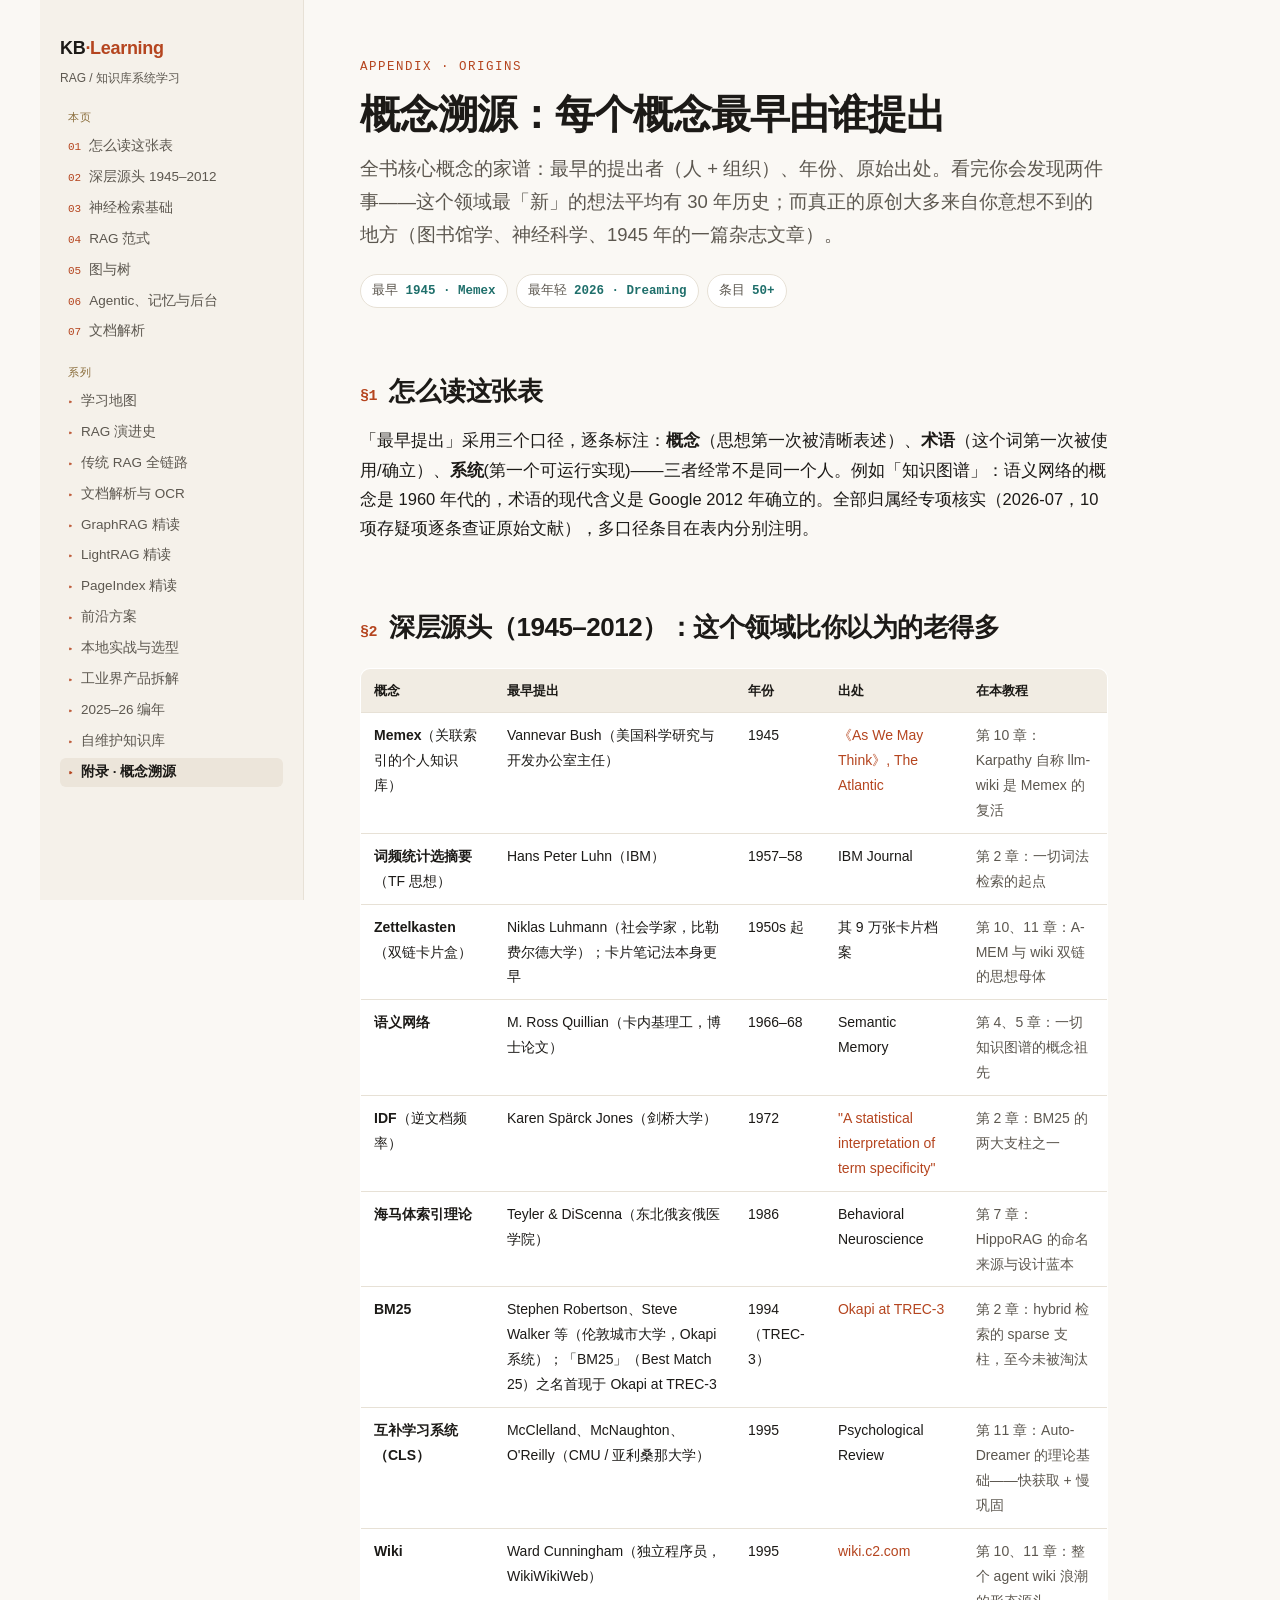
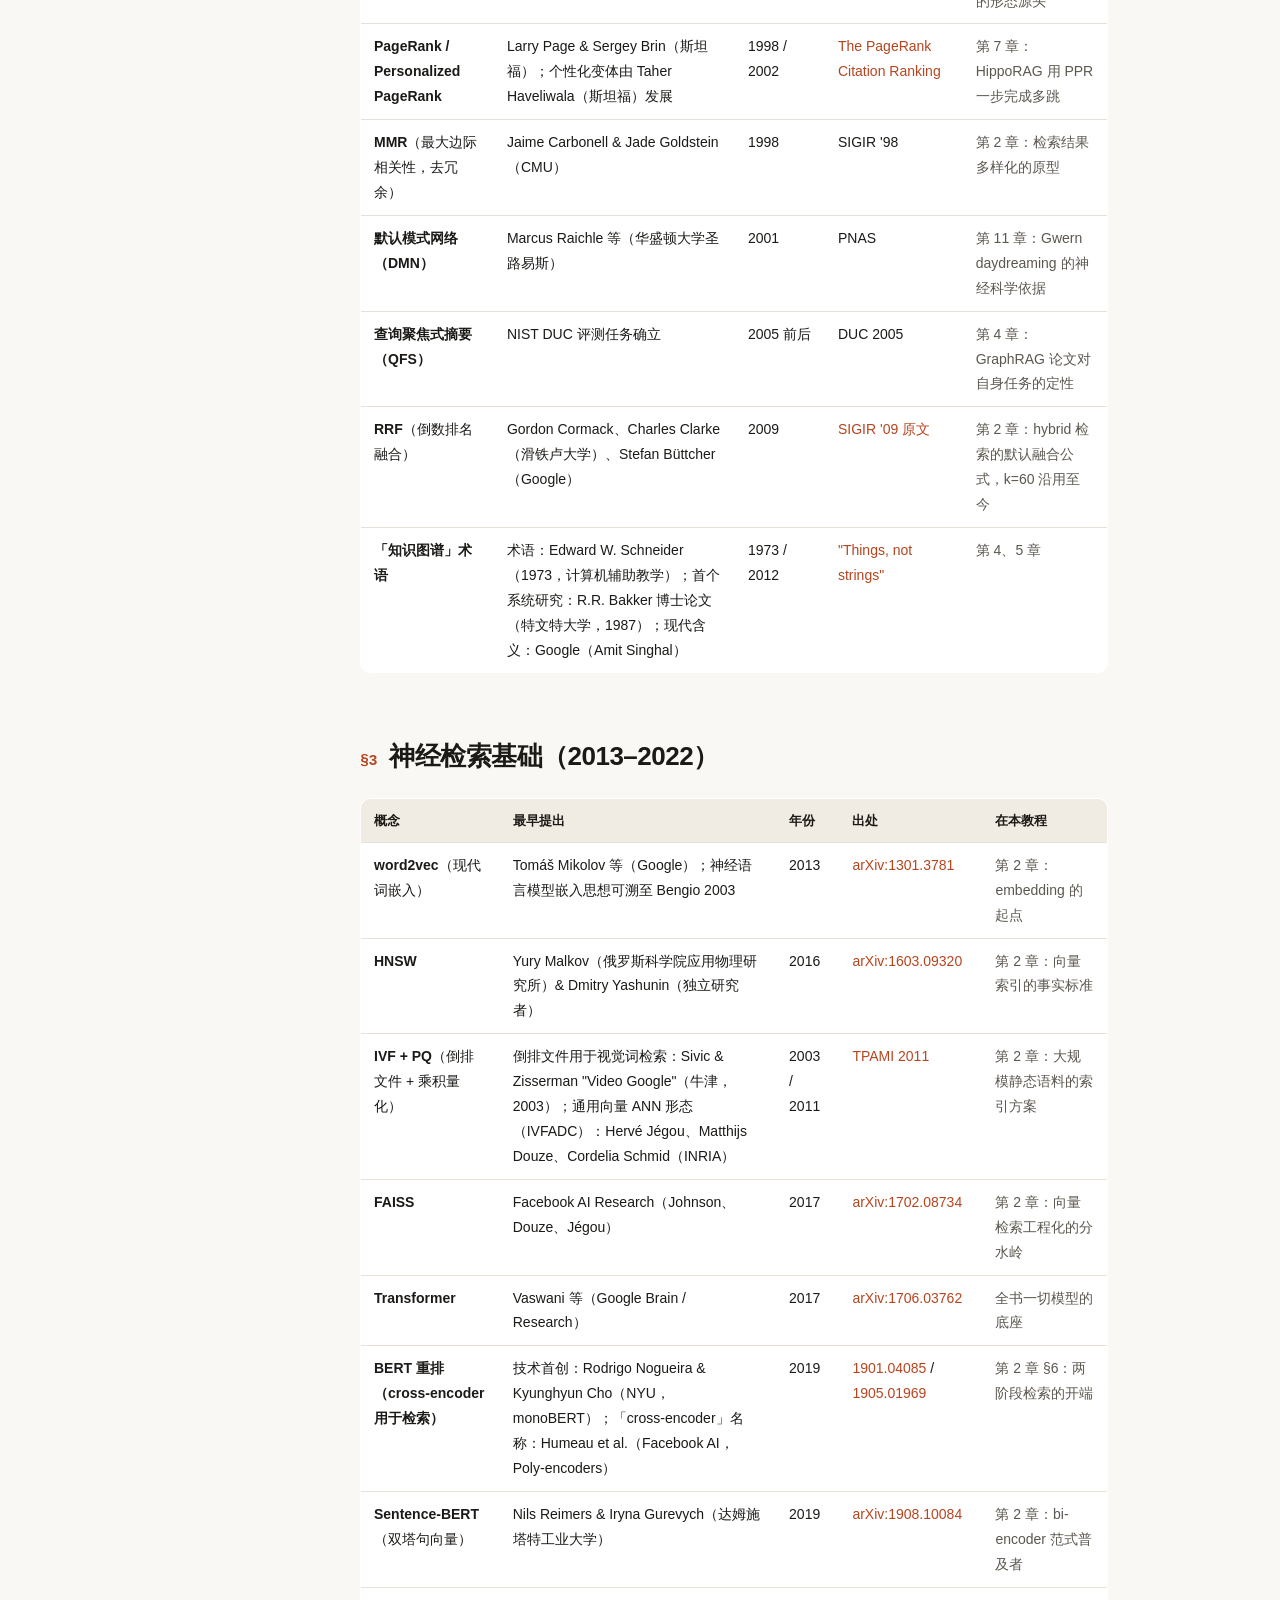
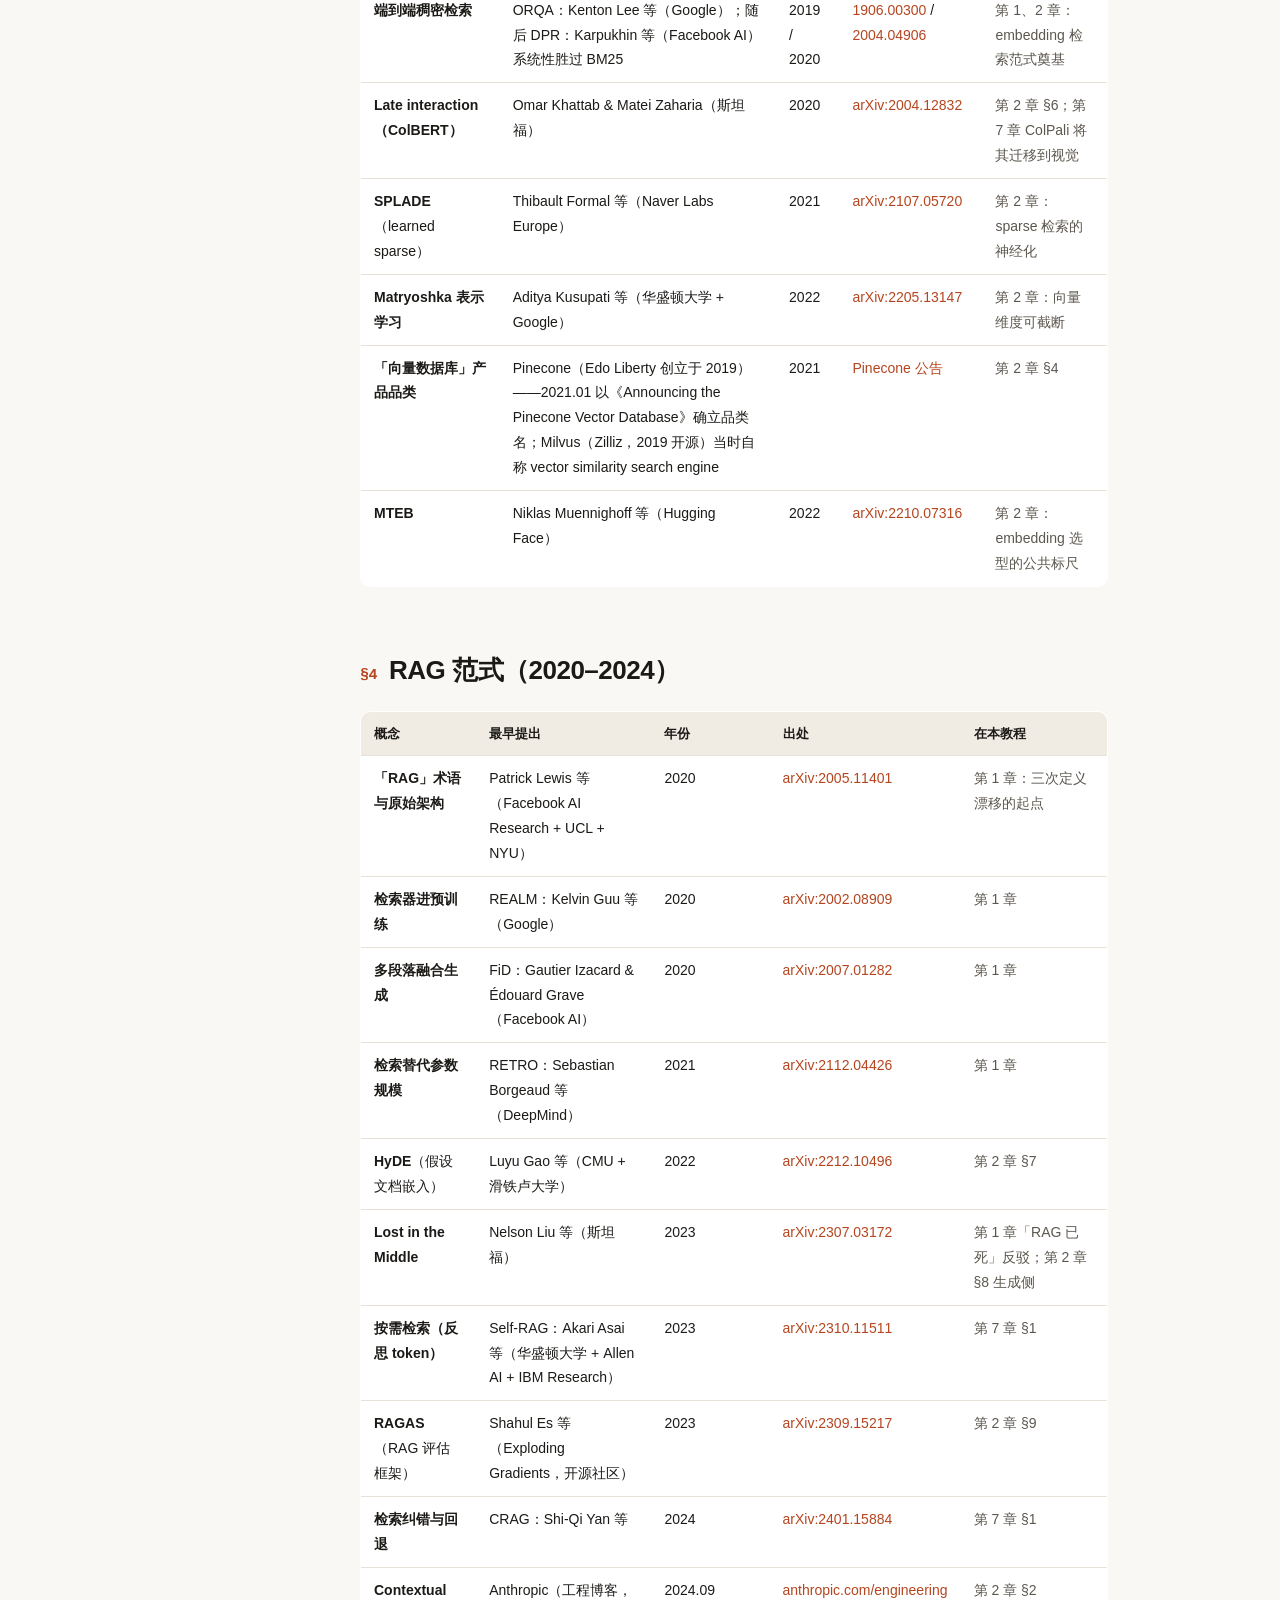
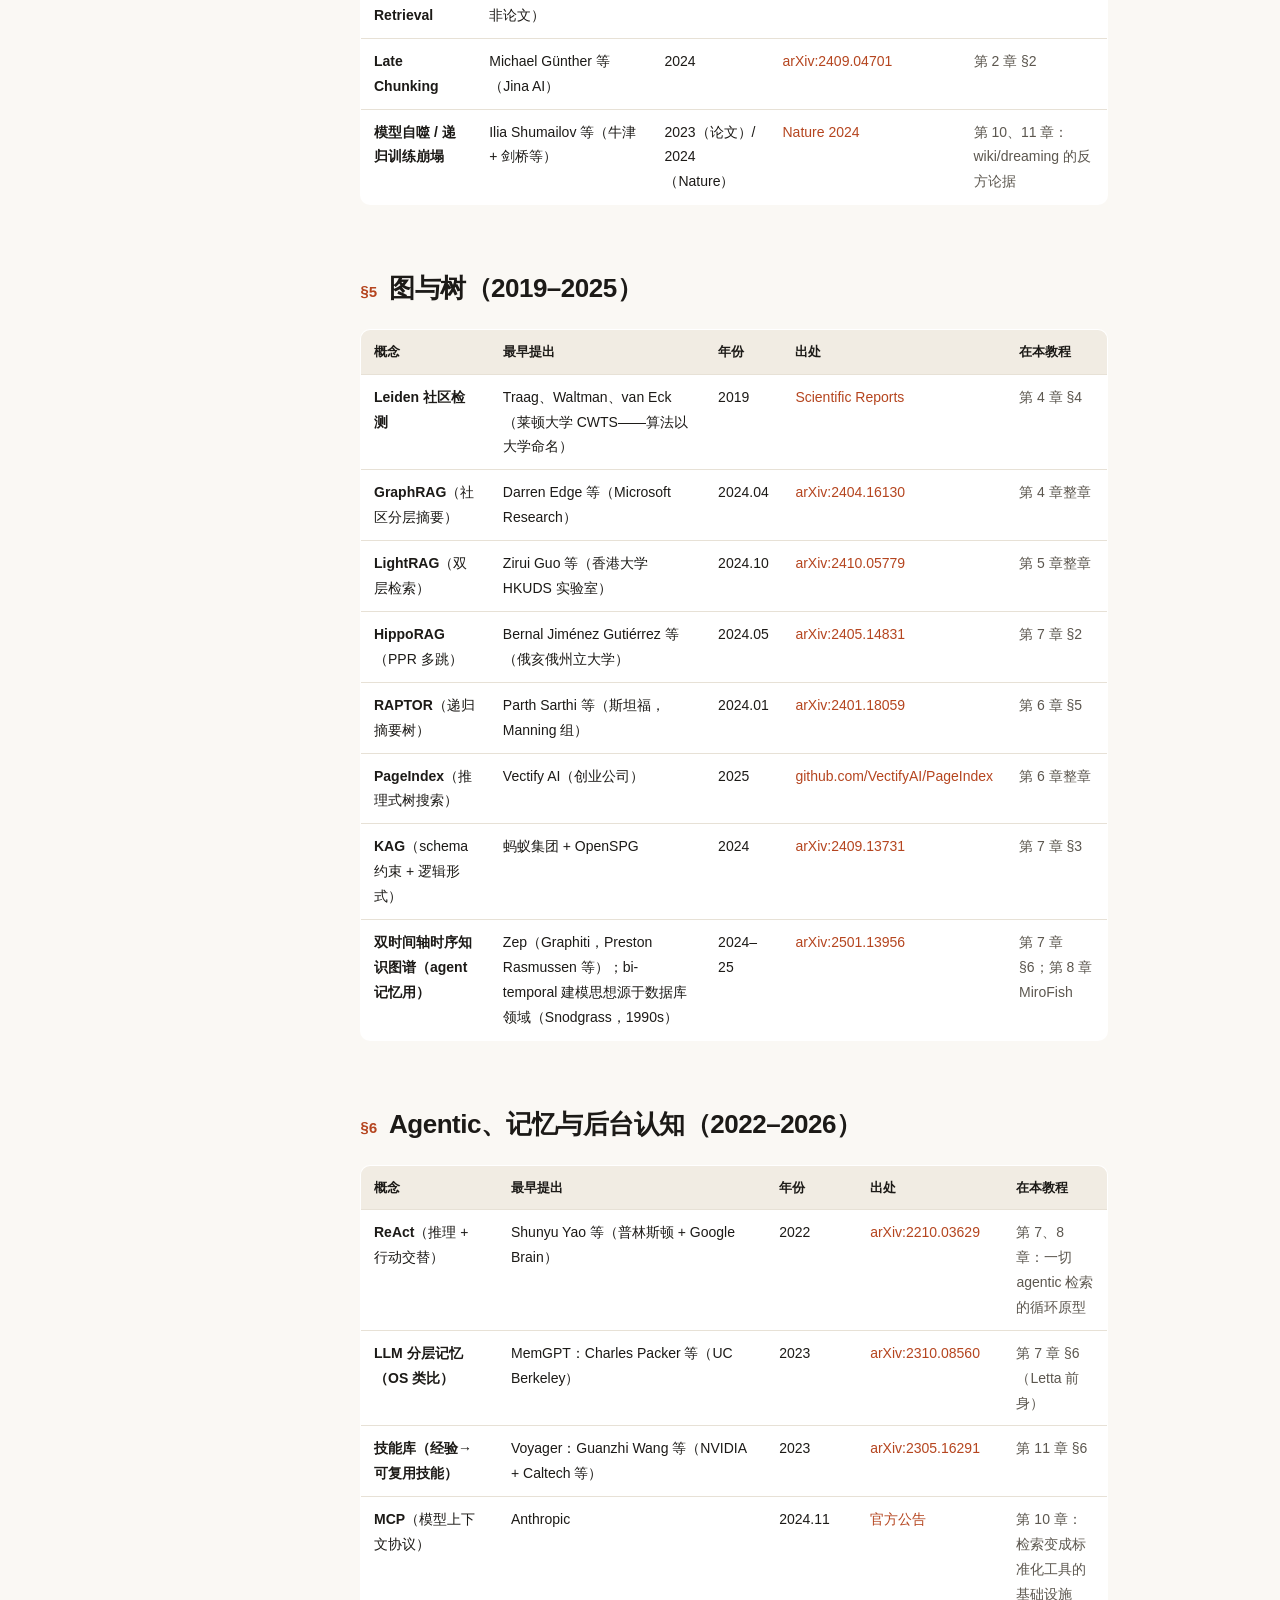
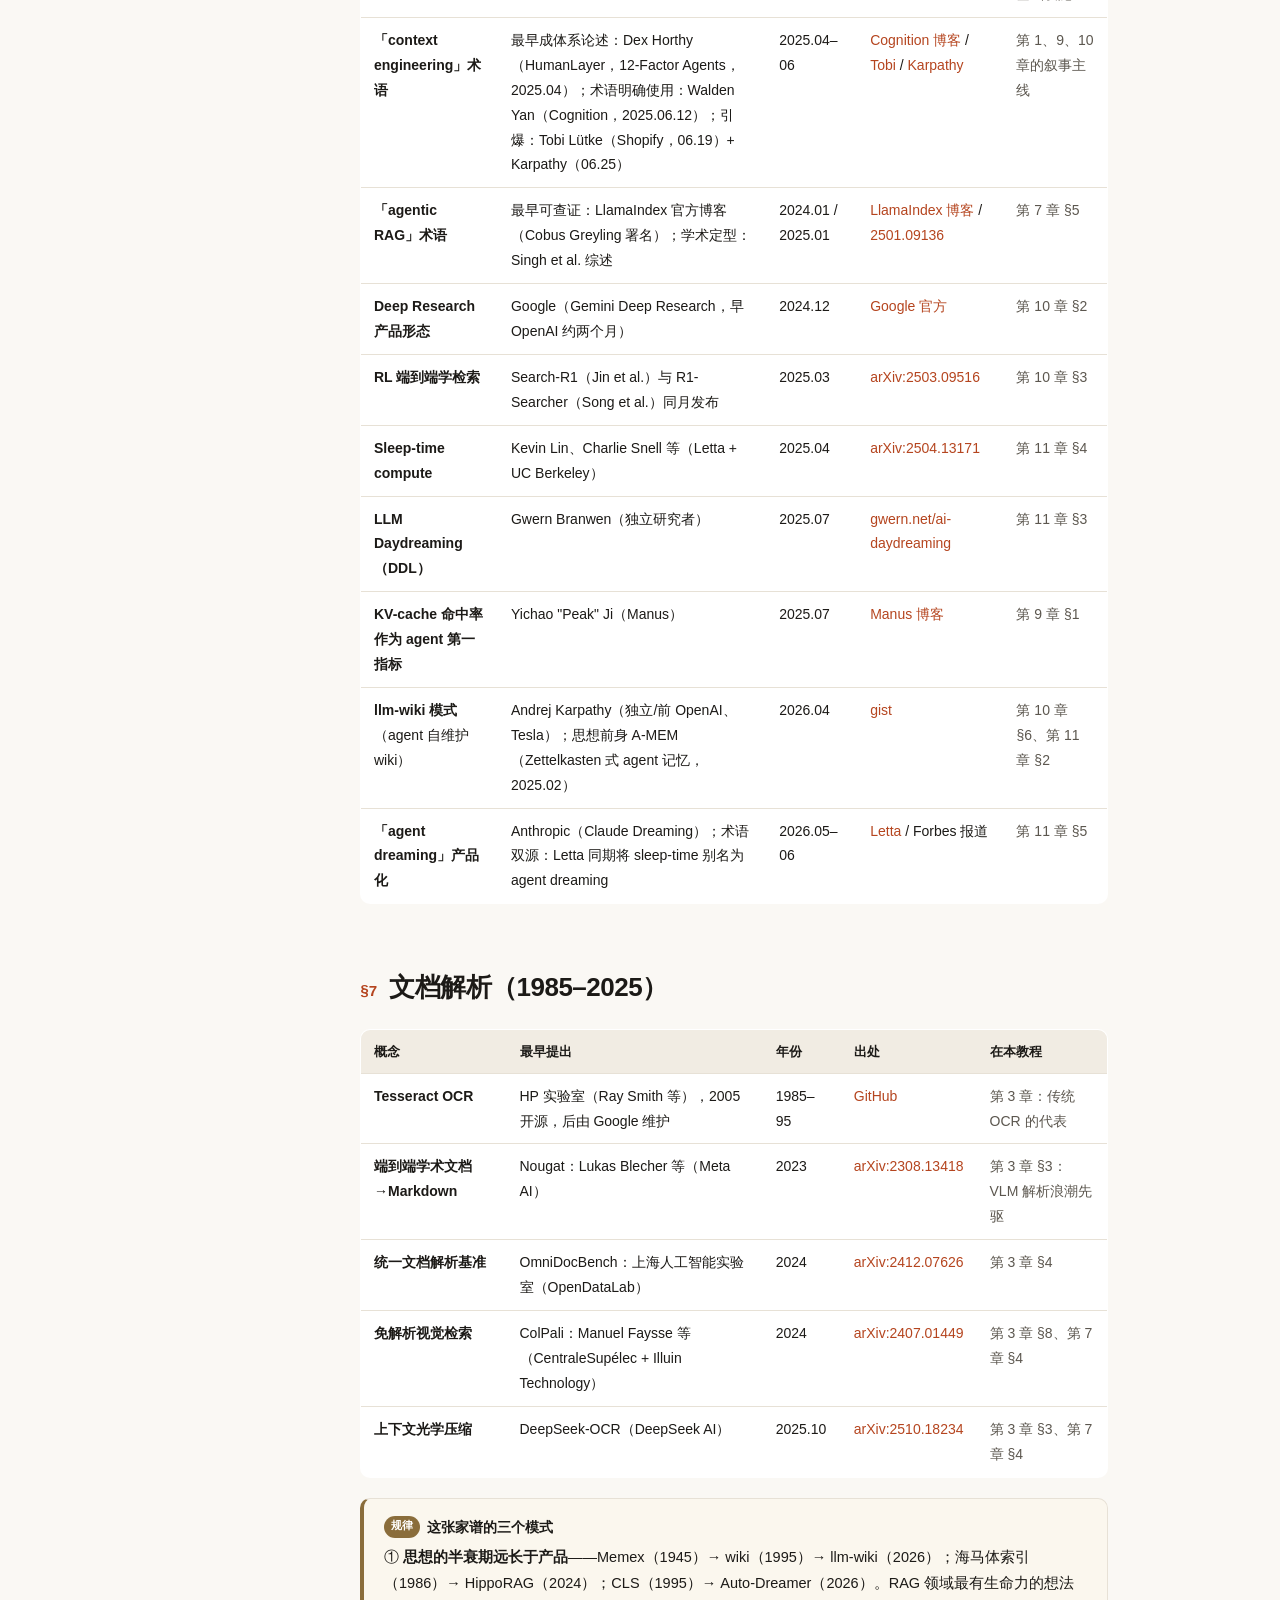
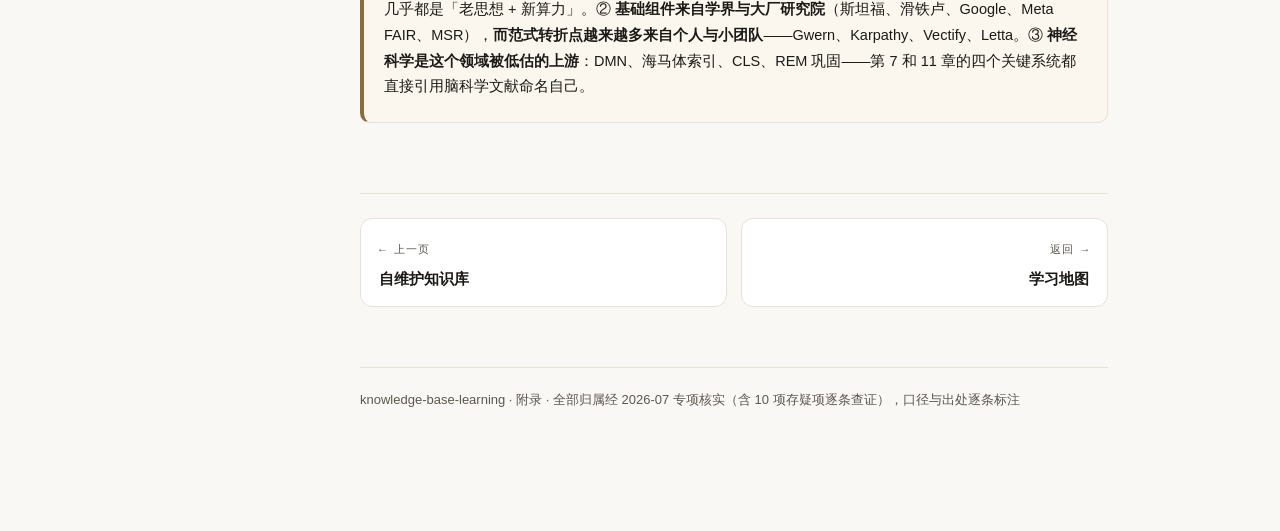
<file: appendix-origins.html>
<!DOCTYPE html>
<html lang="zh-CN">
<head>
<meta charset="UTF-8" />
<meta name="viewport" content="width=device-width, initial-scale=1.0" />
<title>附录 · 概念溯源 —— 每个概念最早由谁提出 · 知识库学习</title>
<link rel="stylesheet" href="assets/style.css" />
</head>
<body>
<div class="wrap">
<nav class="toc">
  <div class="brand"><a href="index.html">KB<b>·Learning</b></a></div>
  <div class="tag">RAG / 知识库系统学习</div>
  <div class="grp">本页</div>
  <ol>
    <li><a href="#how">怎么读这张表</a></li>
    <li><a href="#deep">深层源头 1945–2012</a></li>
    <li><a href="#neural">神经检索基础</a></li>
    <li><a href="#rag">RAG 范式</a></li>
    <li><a href="#graph">图与树</a></li>
    <li><a href="#agentic">Agentic、记忆与后台</a></li>
    <li><a href="#parsing">文档解析</a></li>
  </ol>
  <div class="grp">系列</div>
  <ol class="chapters">
    <li><a href="index.html">学习地图</a></li>
    <li><a href="01-history.html">RAG 演进史</a></li>
    <li><a href="02-pipeline.html">传统 RAG 全链路</a></li>
    <li><a href="03-parsing.html">文档解析与 OCR</a></li>
    <li><a href="04-graphrag.html">GraphRAG 精读</a></li>
    <li><a href="05-lightrag.html">LightRAG 精读</a></li>
    <li><a href="06-pageindex.html">PageIndex 精读</a></li>
    <li><a href="07-frontier.html">前沿方案</a></li>
    <li><a href="08-practice.html">本地实战与选型</a></li>
    <li><a href="09-industry.html">工业界产品拆解</a></li>
    <li><a href="10-recent.html">2025–26 编年</a></li>
    <li><a href="11-background.html">自维护知识库</a></li>
    <li><a href="appendix-origins.html" class="cur">附录 · 概念溯源</a></li>
  </ol>
</nav>
<main>
<header class="hero">
  <div class="kicker">Appendix · Origins</div>
  <h1>概念溯源：每个概念最早由谁提出</h1>
  <p class="lead">全书核心概念的家谱：最早的提出者（人 + 组织）、年份、原始出处。看完你会发现两件事——这个领域最「新」的想法平均有 30 年历史；而真正的原创大多来自你意想不到的地方（图书馆学、神经科学、1945 年的一篇杂志文章）。</p>
  <div class="pills">
    <span class="pill">最早 <b>1945 · Memex</b></span>
    <span class="pill">最年轻 <b>2026 · Dreaming</b></span>
    <span class="pill">条目 <b>50+</b></span>
  </div>
</header>

<section id="how">
  <h2><span class="n">§1</span>怎么读这张表</h2>
  <p>「最早提出」采用三个口径，逐条标注：<b>概念</b>（思想第一次被清晰表述）、<b>术语</b>（这个词第一次被使用/确立）、<b>系统</b>(第一个可运行实现)——三者经常不是同一个人。例如「知识图谱」：语义网络的概念是 1960 年代的，术语的现代含义是 Google 2012 年确立的。全部归属经专项核实（2026-07，10 项存疑项逐条查证原始文献），多口径条目在表内分别注明。</p>
</section>

<section id="deep">
  <h2><span class="n">§2</span>深层源头（1945–2012）：这个领域比你以为的老得多</h2>
  <table>
    <tr><th>概念</th><th>最早提出</th><th>年份</th><th>出处</th><th>在本教程</th></tr>
    <tr><td><b>Memex</b>（关联索引的个人知识库）</td><td>Vannevar Bush（美国科学研究与开发办公室主任）</td><td>1945</td><td><a href="https://www.theatlantic.com/magazine/archive/1945/07/as-we-may-think/303881/">《As We May Think》, The Atlantic</a></td><td class="vs">第 10 章：Karpathy 自称 llm-wiki 是 Memex 的复活</td></tr>
    <tr><td><b>词频统计选摘要</b>（TF 思想）</td><td>Hans Peter Luhn（IBM）</td><td>1957–58</td><td>IBM Journal</td><td class="vs">第 2 章：一切词法检索的起点</td></tr>
    <tr><td><b>Zettelkasten</b>（双链卡片盒）</td><td>Niklas Luhmann（社会学家，比勒费尔德大学）；卡片笔记法本身更早</td><td>1950s 起</td><td>其 9 万张卡片档案</td><td class="vs">第 10、11 章：A-MEM 与 wiki 双链的思想母体</td></tr>
    <tr><td><b>语义网络</b></td><td>M. Ross Quillian（卡内基理工，博士论文）</td><td>1966–68</td><td>Semantic Memory</td><td class="vs">第 4、5 章：一切知识图谱的概念祖先</td></tr>
    <tr><td><b>IDF</b>（逆文档频率）</td><td>Karen Spärck Jones（剑桥大学）</td><td>1972</td><td><a href="https://www.staff.city.ac.uk/~sbrp622/idfpapers/ksj_orig.pdf">"A statistical interpretation of term specificity"</a></td><td class="vs">第 2 章：BM25 的两大支柱之一</td></tr>
    <tr><td><b>海马体索引理论</b></td><td>Teyler &amp; DiScenna（东北俄亥俄医学院）</td><td>1986</td><td>Behavioral Neuroscience</td><td class="vs">第 7 章：HippoRAG 的命名来源与设计蓝本</td></tr>
    <tr><td><b>BM25</b></td><td>Stephen Robertson、Steve Walker 等（伦敦城市大学，Okapi 系统）；「BM25」（Best Match 25）之名首现于 Okapi at TREC-3</td><td>1994（TREC-3）</td><td><a href="https://trec.nist.gov/pubs/trec3/papers/city.ps.gz">Okapi at TREC-3</a></td><td class="vs">第 2 章：hybrid 检索的 sparse 支柱，至今未被淘汰</td></tr>
    <tr><td><b>互补学习系统（CLS）</b></td><td>McClelland、McNaughton、O'Reilly（CMU / 亚利桑那大学）</td><td>1995</td><td>Psychological Review</td><td class="vs">第 11 章：Auto-Dreamer 的理论基础——快获取 + 慢巩固</td></tr>
    <tr><td><b>Wiki</b></td><td>Ward Cunningham（独立程序员，WikiWikiWeb）</td><td>1995</td><td><a href="http://wiki.c2.com/">wiki.c2.com</a></td><td class="vs">第 10、11 章：整个 agent wiki 浪潮的形态源头</td></tr>
    <tr><td><b>PageRank / Personalized PageRank</b></td><td>Larry Page &amp; Sergey Brin（斯坦福）；个性化变体由 Taher Haveliwala（斯坦福）发展</td><td>1998 / 2002</td><td><a href="http://ilpubs.stanford.edu:8090/422/">The PageRank Citation Ranking</a></td><td class="vs">第 7 章：HippoRAG 用 PPR 一步完成多跳</td></tr>
    <tr><td><b>MMR</b>（最大边际相关性，去冗余）</td><td>Jaime Carbonell &amp; Jade Goldstein（CMU）</td><td>1998</td><td>SIGIR '98</td><td class="vs">第 2 章：检索结果多样化的原型</td></tr>
    <tr><td><b>默认模式网络（DMN）</b></td><td>Marcus Raichle 等（华盛顿大学圣路易斯）</td><td>2001</td><td>PNAS</td><td class="vs">第 11 章：Gwern daydreaming 的神经科学依据</td></tr>
    <tr><td><b>查询聚焦式摘要（QFS）</b></td><td>NIST DUC 评测任务确立</td><td>2005 前后</td><td>DUC 2005</td><td class="vs">第 4 章：GraphRAG 论文对自身任务的定性</td></tr>
    <tr><td><b>RRF</b>（倒数排名融合）</td><td>Gordon Cormack、Charles Clarke（滑铁卢大学）、Stefan Büttcher（Google）</td><td>2009</td><td><a href="https://cormack.uwaterloo.ca/cormacksigir09-rrf.pdf">SIGIR '09 原文</a></td><td class="vs">第 2 章：hybrid 检索的默认融合公式，k=60 沿用至今</td></tr>
    <tr><td><b>「知识图谱」术语</b></td><td>术语：Edward W. Schneider（1973，计算机辅助教学）；首个系统研究：R.R. Bakker 博士论文（特文特大学，1987）；现代含义：Google（Amit Singhal）</td><td>1973 / 2012</td><td><a href="https://blog.google/products/search/introducing-knowledge-graph-things-not/">"Things, not strings"</a></td><td class="vs">第 4、5 章</td></tr>
  </table>
</section>

<section id="neural">
  <h2><span class="n">§3</span>神经检索基础（2013–2022）</h2>
  <table>
    <tr><th>概念</th><th>最早提出</th><th>年份</th><th>出处</th><th>在本教程</th></tr>
    <tr><td><b>word2vec</b>（现代词嵌入）</td><td>Tomáš Mikolov 等（Google）；神经语言模型嵌入思想可溯至 Bengio 2003</td><td>2013</td><td><a href="https://arxiv.org/abs/1301.3781">arXiv:1301.3781</a></td><td class="vs">第 2 章：embedding 的起点</td></tr>
    <tr><td><b>HNSW</b></td><td>Yury Malkov（俄罗斯科学院应用物理研究所）&amp; Dmitry Yashunin（独立研究者）</td><td>2016</td><td><a href="https://arxiv.org/abs/1603.09320">arXiv:1603.09320</a></td><td class="vs">第 2 章：向量索引的事实标准</td></tr>
    <tr><td><b>IVF + PQ</b>（倒排文件 + 乘积量化）</td><td>倒排文件用于视觉词检索：Sivic &amp; Zisserman "Video Google"（牛津，2003）；通用向量 ANN 形态（IVFADC）：Hervé Jégou、Matthijs Douze、Cordelia Schmid（INRIA）</td><td>2003 / 2011</td><td><a href="https://ieeexplore.ieee.org/document/5432202">TPAMI 2011</a></td><td class="vs">第 2 章：大规模静态语料的索引方案</td></tr>
    <tr><td><b>FAISS</b></td><td>Facebook AI Research（Johnson、Douze、Jégou）</td><td>2017</td><td><a href="https://arxiv.org/abs/1702.08734">arXiv:1702.08734</a></td><td class="vs">第 2 章：向量检索工程化的分水岭</td></tr>
    <tr><td><b>Transformer</b></td><td>Vaswani 等（Google Brain / Research）</td><td>2017</td><td><a href="https://arxiv.org/abs/1706.03762">arXiv:1706.03762</a></td><td class="vs">全书一切模型的底座</td></tr>
    <tr><td><b>BERT 重排（cross-encoder 用于检索）</b></td><td>技术首创：Rodrigo Nogueira &amp; Kyunghyun Cho（NYU，monoBERT）；「cross-encoder」名称：Humeau et al.（Facebook AI，Poly-encoders）</td><td>2019</td><td><a href="https://arxiv.org/abs/1901.04085">1901.04085</a> / <a href="https://arxiv.org/abs/1905.01969">1905.01969</a></td><td class="vs">第 2 章 §6：两阶段检索的开端</td></tr>
    <tr><td><b>Sentence-BERT</b>（双塔句向量）</td><td>Nils Reimers &amp; Iryna Gurevych（达姆施塔特工业大学）</td><td>2019</td><td><a href="https://arxiv.org/abs/1908.10084">arXiv:1908.10084</a></td><td class="vs">第 2 章：bi-encoder 范式普及者</td></tr>
    <tr><td><b>端到端稠密检索</b></td><td>ORQA：Kenton Lee 等（Google）；随后 DPR：Karpukhin 等（Facebook AI）系统性胜过 BM25</td><td>2019 / 2020</td><td><a href="https://arxiv.org/abs/1906.00300">1906.00300</a> / <a href="https://arxiv.org/abs/2004.04906">2004.04906</a></td><td class="vs">第 1、2 章：embedding 检索范式奠基</td></tr>
    <tr><td><b>Late interaction（ColBERT）</b></td><td>Omar Khattab &amp; Matei Zaharia（斯坦福）</td><td>2020</td><td><a href="https://arxiv.org/abs/2004.12832">arXiv:2004.12832</a></td><td class="vs">第 2 章 §6；第 7 章 ColPali 将其迁移到视觉</td></tr>
    <tr><td><b>SPLADE</b>（learned sparse）</td><td>Thibault Formal 等（Naver Labs Europe）</td><td>2021</td><td><a href="https://arxiv.org/abs/2107.05720">arXiv:2107.05720</a></td><td class="vs">第 2 章：sparse 检索的神经化</td></tr>
    <tr><td><b>Matryoshka 表示学习</b></td><td>Aditya Kusupati 等（华盛顿大学 + Google）</td><td>2022</td><td><a href="https://arxiv.org/abs/2205.13147">arXiv:2205.13147</a></td><td class="vs">第 2 章：向量维度可截断</td></tr>
    <tr><td><b>「向量数据库」产品品类</b></td><td>Pinecone（Edo Liberty 创立于 2019）——2021.01 以《Announcing the Pinecone Vector Database》确立品类名；Milvus（Zilliz，2019 开源）当时自称 vector similarity search engine</td><td>2021</td><td><a href="https://www.pinecone.io/blog/announcing-vector-database/">Pinecone 公告</a></td><td class="vs">第 2 章 §4</td></tr>
    <tr><td><b>MTEB</b></td><td>Niklas Muennighoff 等（Hugging Face）</td><td>2022</td><td><a href="https://arxiv.org/abs/2210.07316">arXiv:2210.07316</a></td><td class="vs">第 2 章：embedding 选型的公共标尺</td></tr>
  </table>
</section>

<section id="rag">
  <h2><span class="n">§4</span>RAG 范式（2020–2024）</h2>
  <table>
    <tr><th>概念</th><th>最早提出</th><th>年份</th><th>出处</th><th>在本教程</th></tr>
    <tr><td><b>「RAG」术语与原始架构</b></td><td>Patrick Lewis 等（Facebook AI Research + UCL + NYU）</td><td>2020</td><td><a href="https://arxiv.org/abs/2005.11401">arXiv:2005.11401</a></td><td class="vs">第 1 章：三次定义漂移的起点</td></tr>
    <tr><td><b>检索器进预训练</b></td><td>REALM：Kelvin Guu 等（Google）</td><td>2020</td><td><a href="https://arxiv.org/abs/2002.08909">arXiv:2002.08909</a></td><td class="vs">第 1 章</td></tr>
    <tr><td><b>多段落融合生成</b></td><td>FiD：Gautier Izacard &amp; Édouard Grave（Facebook AI）</td><td>2020</td><td><a href="https://arxiv.org/abs/2007.01282">arXiv:2007.01282</a></td><td class="vs">第 1 章</td></tr>
    <tr><td><b>检索替代参数规模</b></td><td>RETRO：Sebastian Borgeaud 等（DeepMind）</td><td>2021</td><td><a href="https://arxiv.org/abs/2112.04426">arXiv:2112.04426</a></td><td class="vs">第 1 章</td></tr>
    <tr><td><b>HyDE</b>（假设文档嵌入）</td><td>Luyu Gao 等（CMU + 滑铁卢大学）</td><td>2022</td><td><a href="https://arxiv.org/abs/2212.10496">arXiv:2212.10496</a></td><td class="vs">第 2 章 §7</td></tr>
    <tr><td><b>Lost in the Middle</b></td><td>Nelson Liu 等（斯坦福）</td><td>2023</td><td><a href="https://arxiv.org/abs/2307.03172">arXiv:2307.03172</a></td><td class="vs">第 1 章「RAG 已死」反驳；第 2 章 §8 生成侧</td></tr>
    <tr><td><b>按需检索（反思 token）</b></td><td>Self-RAG：Akari Asai 等（华盛顿大学 + Allen AI + IBM Research）</td><td>2023</td><td><a href="https://arxiv.org/abs/2310.11511">arXiv:2310.11511</a></td><td class="vs">第 7 章 §1</td></tr>
    <tr><td><b>RAGAS</b>（RAG 评估框架）</td><td>Shahul Es 等（Exploding Gradients，开源社区）</td><td>2023</td><td><a href="https://arxiv.org/abs/2309.15217">arXiv:2309.15217</a></td><td class="vs">第 2 章 §9</td></tr>
    <tr><td><b>检索纠错与回退</b></td><td>CRAG：Shi-Qi Yan 等</td><td>2024</td><td><a href="https://arxiv.org/abs/2401.15884">arXiv:2401.15884</a></td><td class="vs">第 7 章 §1</td></tr>
    <tr><td><b>Contextual Retrieval</b></td><td>Anthropic（工程博客，非论文）</td><td>2024.09</td><td><a href="https://www.anthropic.com/engineering/contextual-retrieval">anthropic.com/engineering</a></td><td class="vs">第 2 章 §2</td></tr>
    <tr><td><b>Late Chunking</b></td><td>Michael Günther 等（Jina AI）</td><td>2024</td><td><a href="https://arxiv.org/abs/2409.04701">arXiv:2409.04701</a></td><td class="vs">第 2 章 §2</td></tr>
    <tr><td><b>模型自噬 / 递归训练崩塌</b></td><td>Ilia Shumailov 等（牛津 + 剑桥等）</td><td>2023（论文）/ 2024（Nature）</td><td><a href="https://www.nature.com/articles/s41586-024-07566-y">Nature 2024</a></td><td class="vs">第 10、11 章：wiki/dreaming 的反方论据</td></tr>
  </table>
</section>

<section id="graph">
  <h2><span class="n">§5</span>图与树（2019–2025）</h2>
  <table>
    <tr><th>概念</th><th>最早提出</th><th>年份</th><th>出处</th><th>在本教程</th></tr>
    <tr><td><b>Leiden 社区检测</b></td><td>Traag、Waltman、van Eck（莱顿大学 CWTS——算法以大学命名）</td><td>2019</td><td><a href="https://www.nature.com/articles/s41598-019-41695-z">Scientific Reports</a></td><td class="vs">第 4 章 §4</td></tr>
    <tr><td><b>GraphRAG</b>（社区分层摘要）</td><td>Darren Edge 等（Microsoft Research）</td><td>2024.04</td><td><a href="https://arxiv.org/abs/2404.16130">arXiv:2404.16130</a></td><td class="vs">第 4 章整章</td></tr>
    <tr><td><b>LightRAG</b>（双层检索）</td><td>Zirui Guo 等（香港大学 HKUDS 实验室）</td><td>2024.10</td><td><a href="https://arxiv.org/abs/2410.05779">arXiv:2410.05779</a></td><td class="vs">第 5 章整章</td></tr>
    <tr><td><b>HippoRAG</b>（PPR 多跳）</td><td>Bernal Jiménez Gutiérrez 等（俄亥俄州立大学）</td><td>2024.05</td><td><a href="https://arxiv.org/abs/2405.14831">arXiv:2405.14831</a></td><td class="vs">第 7 章 §2</td></tr>
    <tr><td><b>RAPTOR</b>（递归摘要树）</td><td>Parth Sarthi 等（斯坦福，Manning 组）</td><td>2024.01</td><td><a href="https://arxiv.org/abs/2401.18059">arXiv:2401.18059</a></td><td class="vs">第 6 章 §5</td></tr>
    <tr><td><b>PageIndex</b>（推理式树搜索）</td><td>Vectify AI（创业公司）</td><td>2025</td><td><a href="https://github.com/VectifyAI/PageIndex">github.com/VectifyAI/PageIndex</a></td><td class="vs">第 6 章整章</td></tr>
    <tr><td><b>KAG</b>（schema 约束 + 逻辑形式）</td><td>蚂蚁集团 + OpenSPG</td><td>2024</td><td><a href="https://arxiv.org/abs/2409.13731">arXiv:2409.13731</a></td><td class="vs">第 7 章 §3</td></tr>
    <tr><td><b>双时间轴时序知识图谱（agent 记忆用）</b></td><td>Zep（Graphiti，Preston Rasmussen 等）；bi-temporal 建模思想源于数据库领域（Snodgrass，1990s）</td><td>2024–25</td><td><a href="https://arxiv.org/abs/2501.13956">arXiv:2501.13956</a></td><td class="vs">第 7 章 §6；第 8 章 MiroFish</td></tr>
  </table>
</section>

<section id="agentic">
  <h2><span class="n">§6</span>Agentic、记忆与后台认知（2022–2026）</h2>
  <table>
    <tr><th>概念</th><th>最早提出</th><th>年份</th><th>出处</th><th>在本教程</th></tr>
    <tr><td><b>ReAct</b>（推理 + 行动交替）</td><td>Shunyu Yao 等（普林斯顿 + Google Brain）</td><td>2022</td><td><a href="https://arxiv.org/abs/2210.03629">arXiv:2210.03629</a></td><td class="vs">第 7、8 章：一切 agentic 检索的循环原型</td></tr>
    <tr><td><b>LLM 分层记忆（OS 类比）</b></td><td>MemGPT：Charles Packer 等（UC Berkeley）</td><td>2023</td><td><a href="https://arxiv.org/abs/2310.08560">arXiv:2310.08560</a></td><td class="vs">第 7 章 §6（Letta 前身）</td></tr>
    <tr><td><b>技能库（经验→可复用技能）</b></td><td>Voyager：Guanzhi Wang 等（NVIDIA + Caltech 等）</td><td>2023</td><td><a href="https://arxiv.org/abs/2305.16291">arXiv:2305.16291</a></td><td class="vs">第 11 章 §6</td></tr>
    <tr><td><b>MCP</b>（模型上下文协议）</td><td>Anthropic</td><td>2024.11</td><td><a href="https://www.anthropic.com/news/model-context-protocol">官方公告</a></td><td class="vs">第 10 章：检索变成标准化工具的基础设施</td></tr>
    <tr><td><b>「context engineering」术语</b></td><td>最早成体系论述：Dex Horthy（HumanLayer，12-Factor Agents，2025.04）；术语明确使用：Walden Yan（Cognition，2025.06.12）；引爆：Tobi Lütke（Shopify，06.19）+ Karpathy（06.25）</td><td>2025.04–06</td><td><a href="https://cognition.com/blog/dont-build-multi-agents">Cognition 博客</a> / <a href="https://x.com/tobi/status/1935533422589399127">Tobi</a> / <a href="https://x.com/karpathy/status/1937902205765607626">Karpathy</a></td><td class="vs">第 1、9、10 章的叙事主线</td></tr>
    <tr><td><b>「agentic RAG」术语</b></td><td>最早可查证：LlamaIndex 官方博客（Cobus Greyling 署名）；学术定型：Singh et al. 综述</td><td>2024.01 / 2025.01</td><td><a href="https://www.llamaindex.ai/blog/agentic-rag-with-llamaindex-2721b8a49ff6">LlamaIndex 博客</a> / <a href="https://arxiv.org/abs/2501.09136">2501.09136</a></td><td class="vs">第 7 章 §5</td></tr>
    <tr><td><b>Deep Research 产品形态</b></td><td>Google（Gemini Deep Research，早 OpenAI 约两个月）</td><td>2024.12</td><td><a href="https://blog.google/products/gemini/google-gemini-deep-research/">Google 官方</a></td><td class="vs">第 10 章 §2</td></tr>
    <tr><td><b>RL 端到端学检索</b></td><td>Search-R1（Jin et al.）与 R1-Searcher（Song et al.）同月发布</td><td>2025.03</td><td><a href="https://arxiv.org/abs/2503.09516">arXiv:2503.09516</a></td><td class="vs">第 10 章 §3</td></tr>
    <tr><td><b>Sleep-time compute</b></td><td>Kevin Lin、Charlie Snell 等（Letta + UC Berkeley）</td><td>2025.04</td><td><a href="https://arxiv.org/abs/2504.13171">arXiv:2504.13171</a></td><td class="vs">第 11 章 §4</td></tr>
    <tr><td><b>LLM Daydreaming（DDL）</b></td><td>Gwern Branwen（独立研究者）</td><td>2025.07</td><td><a href="https://gwern.net/ai-daydreaming">gwern.net/ai-daydreaming</a></td><td class="vs">第 11 章 §3</td></tr>
    <tr><td><b>KV-cache 命中率作为 agent 第一指标</b></td><td>Yichao "Peak" Ji（Manus）</td><td>2025.07</td><td><a href="https://manus.im/blog/Context-Engineering-for-AI-Agents-Lessons-from-Building-Manus">Manus 博客</a></td><td class="vs">第 9 章 §1</td></tr>
    <tr><td><b>llm-wiki 模式</b>（agent 自维护 wiki）</td><td>Andrej Karpathy（独立/前 OpenAI、Tesla）；思想前身 A-MEM（Zettelkasten 式 agent 记忆，2025.02）</td><td>2026.04</td><td><a href="https://gist.github.com/karpathy/442a6bf555914893e9891c11519de94f">gist</a></td><td class="vs">第 10 章 §6、第 11 章 §2</td></tr>
    <tr><td><b>「agent dreaming」产品化</b></td><td>Anthropic（Claude Dreaming）；术语双源：Letta 同期将 sleep-time 别名为 agent dreaming</td><td>2026.05–06</td><td><a href="https://www.letta.com/blog/towards-agents-that-learn/">Letta</a> / Forbes 报道</td><td class="vs">第 11 章 §5</td></tr>
  </table>
</section>

<section id="parsing">
  <h2><span class="n">§7</span>文档解析（1985–2025）</h2>
  <table>
    <tr><th>概念</th><th>最早提出</th><th>年份</th><th>出处</th><th>在本教程</th></tr>
    <tr><td><b>Tesseract OCR</b></td><td>HP 实验室（Ray Smith 等），2005 开源，后由 Google 维护</td><td>1985–95</td><td><a href="https://github.com/tesseract-ocr/tesseract">GitHub</a></td><td class="vs">第 3 章：传统 OCR 的代表</td></tr>
    <tr><td><b>端到端学术文档→Markdown</b></td><td>Nougat：Lukas Blecher 等（Meta AI）</td><td>2023</td><td><a href="https://arxiv.org/abs/2308.13418">arXiv:2308.13418</a></td><td class="vs">第 3 章 §3：VLM 解析浪潮先驱</td></tr>
    <tr><td><b>统一文档解析基准</b></td><td>OmniDocBench：上海人工智能实验室（OpenDataLab）</td><td>2024</td><td><a href="https://arxiv.org/abs/2412.07626">arXiv:2412.07626</a></td><td class="vs">第 3 章 §4</td></tr>
    <tr><td><b>免解析视觉检索</b></td><td>ColPali：Manuel Faysse 等（CentraleSupélec + Illuin Technology）</td><td>2024</td><td><a href="https://arxiv.org/abs/2407.01449">arXiv:2407.01449</a></td><td class="vs">第 3 章 §8、第 7 章 §4</td></tr>
    <tr><td><b>上下文光学压缩</b></td><td>DeepSeek-OCR（DeepSeek AI）</td><td>2025.10</td><td><a href="https://arxiv.org/abs/2510.18234">arXiv:2510.18234</a></td><td class="vs">第 3 章 §3、第 7 章 §4</td></tr>
  </table>
  <div class="box key">
    <div class="t"><span class="ic">规律</span>这张家谱的三个模式</div>
    <p>① <b>思想的半衰期远长于产品</b>——Memex（1945）→ wiki（1995）→ llm-wiki（2026）；海马体索引（1986）→ HippoRAG（2024）；CLS（1995）→ Auto-Dreamer（2026）。RAG 领域最有生命力的想法几乎都是「老思想 + 新算力」。② <b>基础组件来自学界与大厂研究院</b>（斯坦福、滑铁卢、Google、Meta FAIR、MSR），<b>而范式转折点越来越多来自个人与小团队</b>——Gwern、Karpathy、Vectify、Letta。③ <b>神经科学是这个领域被低估的上游</b>：DMN、海马体索引、CLS、REM 巩固——第 7 和 11 章的四个关键系统都直接引用脑科学文献命名自己。</p>
  </div>
</section>

<div class="pagenav">
  <a href="11-background.html"><span class="lbl">← 上一页</span><div class="ti">自维护知识库</div></a>
  <a href="index.html" class="next"><span class="lbl">返回 →</span><div class="ti">学习地图</div></a>
</div>
<footer>knowledge-base-learning · 附录 · 全部归属经 2026-07 专项核实（含 10 项存疑项逐条查证），口径与出处逐条标注</footer>
</main>
</div>
</body>
</html>
</file>
<file: assets/style.css>
/* knowledge-base-learning 系列共享样式 —— 暖纸色编辑风格 */
:root{
  --bg:#faf8f4; --paper:#ffffff; --ink:#1c1a17; --sub:#5c574f;
  --line:#e7e1d6; --accent:#b5451f; --accent2:#1f6f6b; --code-bg:#1e1b18;
  --code-ink:#f3ede2; --tag:#8a6d3b; --ok:#2f7d43; --warn:#a4551a;
  --violet:#5b4a8a; --blue:#2b5f8a;
  --mono:'SFMono-Regular',Consolas,'Liberation Mono',Menlo,monospace;
  --sans:-apple-system,BlinkMacSystemFont,'Segoe UI','PingFang SC','Hiragino Sans GB','Microsoft YaHei',sans-serif;
}
*{box-sizing:border-box}
html{scroll-behavior:smooth}
body{margin:0;background:var(--bg);color:var(--ink);font-family:var(--sans);
  line-height:1.78;font-size:16.5px;-webkit-font-smoothing:antialiased}
a{color:var(--accent);text-decoration:none}
a:hover{text-decoration:underline}
.wrap{display:grid;grid-template-columns:264px 1fr;max-width:1200px;margin:0 auto;gap:0}

/* ---------- 侧边导航 ---------- */
nav.toc{position:sticky;top:0;align-self:start;height:100vh;overflow-y:auto;
  padding:32px 20px 60px;border-right:1px solid var(--line);background:#f5f1ea}
nav.toc .brand{font-weight:800;font-size:18px;letter-spacing:-.3px;margin-bottom:4px}
nav.toc .brand b{color:var(--accent)}
nav.toc .brand a{color:inherit}
nav.toc .tag{font-size:12px;color:var(--sub);margin-bottom:20px}
nav.toc .grp{font-family:var(--mono);font-size:10.5px;letter-spacing:1.2px;text-transform:uppercase;
  color:var(--tag);margin:18px 0 4px;padding-left:8px}
nav.toc ol{list-style:none;padding:0;margin:0;counter-reset:c}
nav.toc li{counter-increment:c;margin:2px 0}
nav.toc ol a{display:block;color:var(--sub);font-size:13.5px;padding:5px 8px;border-radius:6px;line-height:1.4}
nav.toc ol a::before{content:counter(c,decimal-leading-zero);color:var(--accent);font-family:var(--mono);font-size:11px;margin-right:8px}
nav.toc ol a:hover{background:#ece5da;color:var(--ink);text-decoration:none}
nav.toc ol a.cur{background:#ece5da;color:var(--ink);font-weight:700}
nav.toc .chapters a::before{content:"▸";font-size:10px}

/* ---------- 正文 ---------- */
main{padding:56px 56px 120px;max-width:860px}
header.hero{margin-bottom:48px}
header.hero .kicker{font-family:var(--mono);font-size:12.5px;letter-spacing:1.5px;
  text-transform:uppercase;color:var(--accent);margin-bottom:14px}
header.hero h1{font-size:40px;line-height:1.12;letter-spacing:-1px;margin:0 0 16px;font-weight:800}
header.hero p.lead{font-size:18.5px;color:var(--sub);margin:0}
.pills{display:flex;flex-wrap:wrap;gap:8px;margin-top:22px}
.pill{font-size:12.5px;font-family:var(--mono);background:var(--paper);border:1px solid var(--line);
  padding:5px 11px;border-radius:99px;color:var(--sub)}
.pill b{color:var(--accent2)}
section{margin:52px 0;scroll-margin-top:24px}
section h2{font-size:26px;letter-spacing:-.5px;margin:0 0 8px;padding-top:8px;font-weight:800}
section h2 .n{font-family:var(--mono);font-size:15px;color:var(--accent);margin-right:12px;font-weight:600}
section h3{font-size:19px;margin:30px 0 8px;font-weight:700}
section h4{font-size:16px;margin:22px 0 6px;font-weight:700;color:var(--accent2)}
p{margin:12px 0}
.sub{color:var(--sub)}
hr{border:none;border-top:1px solid var(--line);margin:44px 0}
code{font-family:var(--mono);font-size:.88em;background:#efe9df;padding:2px 6px;border-radius:5px;color:#7a3d16}
pre{background:var(--code-bg);color:var(--code-ink);border-radius:12px;padding:18px 20px;
  overflow-x:auto;font-family:var(--mono);font-size:13px;line-height:1.65;margin:16px 0;
  border:1px solid #000}
pre code{background:none;color:inherit;padding:0;font-size:inherit}
pre .src{display:block;color:#8a8172;font-size:11.5px;margin-bottom:10px;
  border-bottom:1px solid #37322c;padding-bottom:8px}
.cm{color:#8a8172}.kw{color:#e0995e}.st{color:#9ecb8a}.fn{color:#7db4d8}.nm{color:#d98ab0}

/* ---------- 提示框 ---------- */
.box{border:1px solid var(--line);border-left:4px solid var(--accent);background:var(--paper);
  border-radius:10px;padding:16px 20px;margin:20px 0}
.box.tip{border-left-color:var(--accent2)}
.box.warn{border-left-color:var(--warn)}
.box.key{border-left-color:var(--tag);background:#fbf7ee}
.box .t{font-weight:700;font-size:14px;margin-bottom:4px;display:flex;align-items:center;gap:7px}
.box .t .ic{font-family:var(--mono);font-size:11px;background:var(--accent);color:#fff;
  padding:1px 7px;border-radius:99px}
.box.tip .t .ic{background:var(--accent2)}
.box.warn .t .ic{background:var(--warn)}
.box.key .t .ic{background:var(--tag)}
.box p{font-size:14.5px;margin:6px 0}

/* ---------- 表格 ---------- */
table{border-collapse:collapse;width:100%;margin:18px 0;font-size:14px;background:var(--paper);
  border:1px solid var(--line);border-radius:10px;overflow:hidden}
th,td{text-align:left;padding:10px 13px;border-bottom:1px solid var(--line);vertical-align:top}
th{background:#f1ece3;font-weight:700;font-size:13px;white-space:nowrap}
tr:last-child td{border-bottom:none}
td.vs{color:var(--sub)}
.good{color:var(--ok);font-weight:600}.bad{color:var(--accent);font-weight:600}.mid{color:var(--tag);font-weight:600}

/* ---------- 流程步骤 ---------- */
.flow{background:var(--paper);border:1px solid var(--line);border-radius:14px;padding:26px 22px;margin:22px 0}
.flow .cap{font-size:13px;color:var(--sub);margin-top:14px;border-top:1px dashed var(--line);padding-top:12px}
.step{display:flex;gap:16px;align-items:flex-start;padding:14px 0;position:relative}
.step:not(:last-child)::after{content:"";position:absolute;left:19px;top:44px;bottom:-14px;
  width:2px;background:var(--line)}
.step .dot{flex:0 0 40px;height:40px;border-radius:50%;background:var(--accent);color:#fff;
  display:flex;align-items:center;justify-content:center;font-weight:700;font-family:var(--mono);
  font-size:14px;z-index:1}
.step.alt .dot{background:var(--accent2)}
.step .body{flex:1;padding-top:6px}
.step .body b{font-size:15.5px}
.step .body .d{color:var(--sub);font-size:14px;margin-top:2px}
.step .body .fnm{font-family:var(--mono);font-size:12px;color:var(--tag)}

/* ---------- SVG 图表容器 ---------- */
figure.diagram{background:var(--paper);border:1px solid var(--line);border-radius:14px;
  padding:22px 20px 14px;margin:24px 0}
figure.diagram svg{width:100%;height:auto;display:block}
figure.diagram figcaption{font-size:13px;color:var(--sub);margin-top:10px;
  border-top:1px dashed var(--line);padding-top:10px}

/* ---------- 文件地图 / 小卡片 ---------- */
.filemap{display:grid;gap:10px;margin:18px 0}
.filemap .f{background:var(--paper);border:1px solid var(--line);border-radius:10px;padding:12px 16px;
  display:grid;grid-template-columns:230px 1fr;gap:12px;align-items:baseline}
.filemap .f .p{font-family:var(--mono);font-size:12.5px;color:var(--accent2);font-weight:600;word-break:break-all}
.filemap .f .d{font-size:14px;color:var(--sub)}
.two{display:grid;grid-template-columns:1fr 1fr;gap:14px}
.three{display:grid;grid-template-columns:1fr 1fr 1fr;gap:14px}
.mini{background:var(--paper);border:1px solid var(--line);border-radius:10px;padding:14px 16px}
.mini .h{font-weight:700;font-size:14.5px;margin-bottom:4px}
.mini .h code{font-size:12.5px}
.mini p{font-size:13.5px;color:var(--sub);margin:4px 0 0}

/* ---------- 章节卡片（index 用） ---------- */
.chapgrid{display:grid;grid-template-columns:1fr 1fr;gap:16px;margin:22px 0}
.chap{background:var(--paper);border:1px solid var(--line);border-radius:14px;padding:20px 22px;
  display:block;color:var(--ink);transition:border-color .15s}
.chap:hover{border-color:var(--accent);text-decoration:none}
.chap .no{font-family:var(--mono);font-size:12px;color:var(--accent);letter-spacing:1px}
.chap .h{font-weight:800;font-size:17px;margin:6px 0 6px;letter-spacing:-.3px}
.chap p{font-size:13.5px;color:var(--sub);margin:0}
.chap .meta{font-family:var(--mono);font-size:11.5px;color:var(--tag);margin-top:10px}

/* ---------- 时间线 ---------- */
.timeline{margin:22px 0;padding-left:6px}
.tl{display:flex;gap:18px;position:relative;padding:0 0 26px 0}
.tl::before{content:"";position:absolute;left:64px;top:8px;bottom:0;width:2px;background:var(--line)}
.tl:last-child::before{display:none}
.tl .yr{flex:0 0 52px;font-family:var(--mono);font-weight:700;font-size:14px;color:var(--accent);text-align:right;padding-top:2px}
.tl .pt{flex:0 0 12px;height:12px;border-radius:50%;background:var(--accent);margin-top:7px;z-index:1;border:2px solid var(--bg)}
.tl.alt .pt{background:var(--accent2)}
.tl .body{flex:1}
.tl .body b{font-size:15.5px}
.tl .body .d{font-size:14px;color:var(--sub);margin-top:2px}

/* ---------- 参考资料 ---------- */
section.refs ul{list-style:none;padding:0;margin:14px 0;counter-reset:r}
section.refs li{font-size:13.5px;line-height:1.6;margin:8px 0;padding-left:34px;position:relative;color:var(--sub)}
section.refs li::before{content:"[" counter(r) "]";counter-increment:r;position:absolute;left:0;top:1px;
  font-family:var(--mono);font-size:11px;color:var(--accent)}
section.refs li a{word-break:break-all}
section.refs .rt{color:var(--ink);font-weight:600}

/* ---------- 上下页导航 ---------- */
.pagenav{display:flex;justify-content:space-between;gap:14px;margin-top:70px;
  border-top:1px solid var(--line);padding-top:24px}
.pagenav a{flex:1;background:var(--paper);border:1px solid var(--line);border-radius:12px;
  padding:14px 18px;color:var(--ink)}
.pagenav a:hover{border-color:var(--accent);text-decoration:none}
.pagenav a .lbl{font-family:var(--mono);font-size:11px;color:var(--sub);letter-spacing:1px}
.pagenav a .ti{font-weight:700;font-size:15px;margin-top:3px}
.pagenav a.next{text-align:right}
footer{color:var(--sub);font-size:13px;border-top:1px solid var(--line);padding-top:20px;margin-top:60px}

@media(max-width:920px){
  .wrap{grid-template-columns:1fr}
  nav.toc{position:static;height:auto;border-right:none;border-bottom:1px solid var(--line)}
  main{padding:32px 22px 80px}
  header.hero h1{font-size:30px}
  .two,.three,.chapgrid,.filemap .f{grid-template-columns:1fr}
}
</file>
